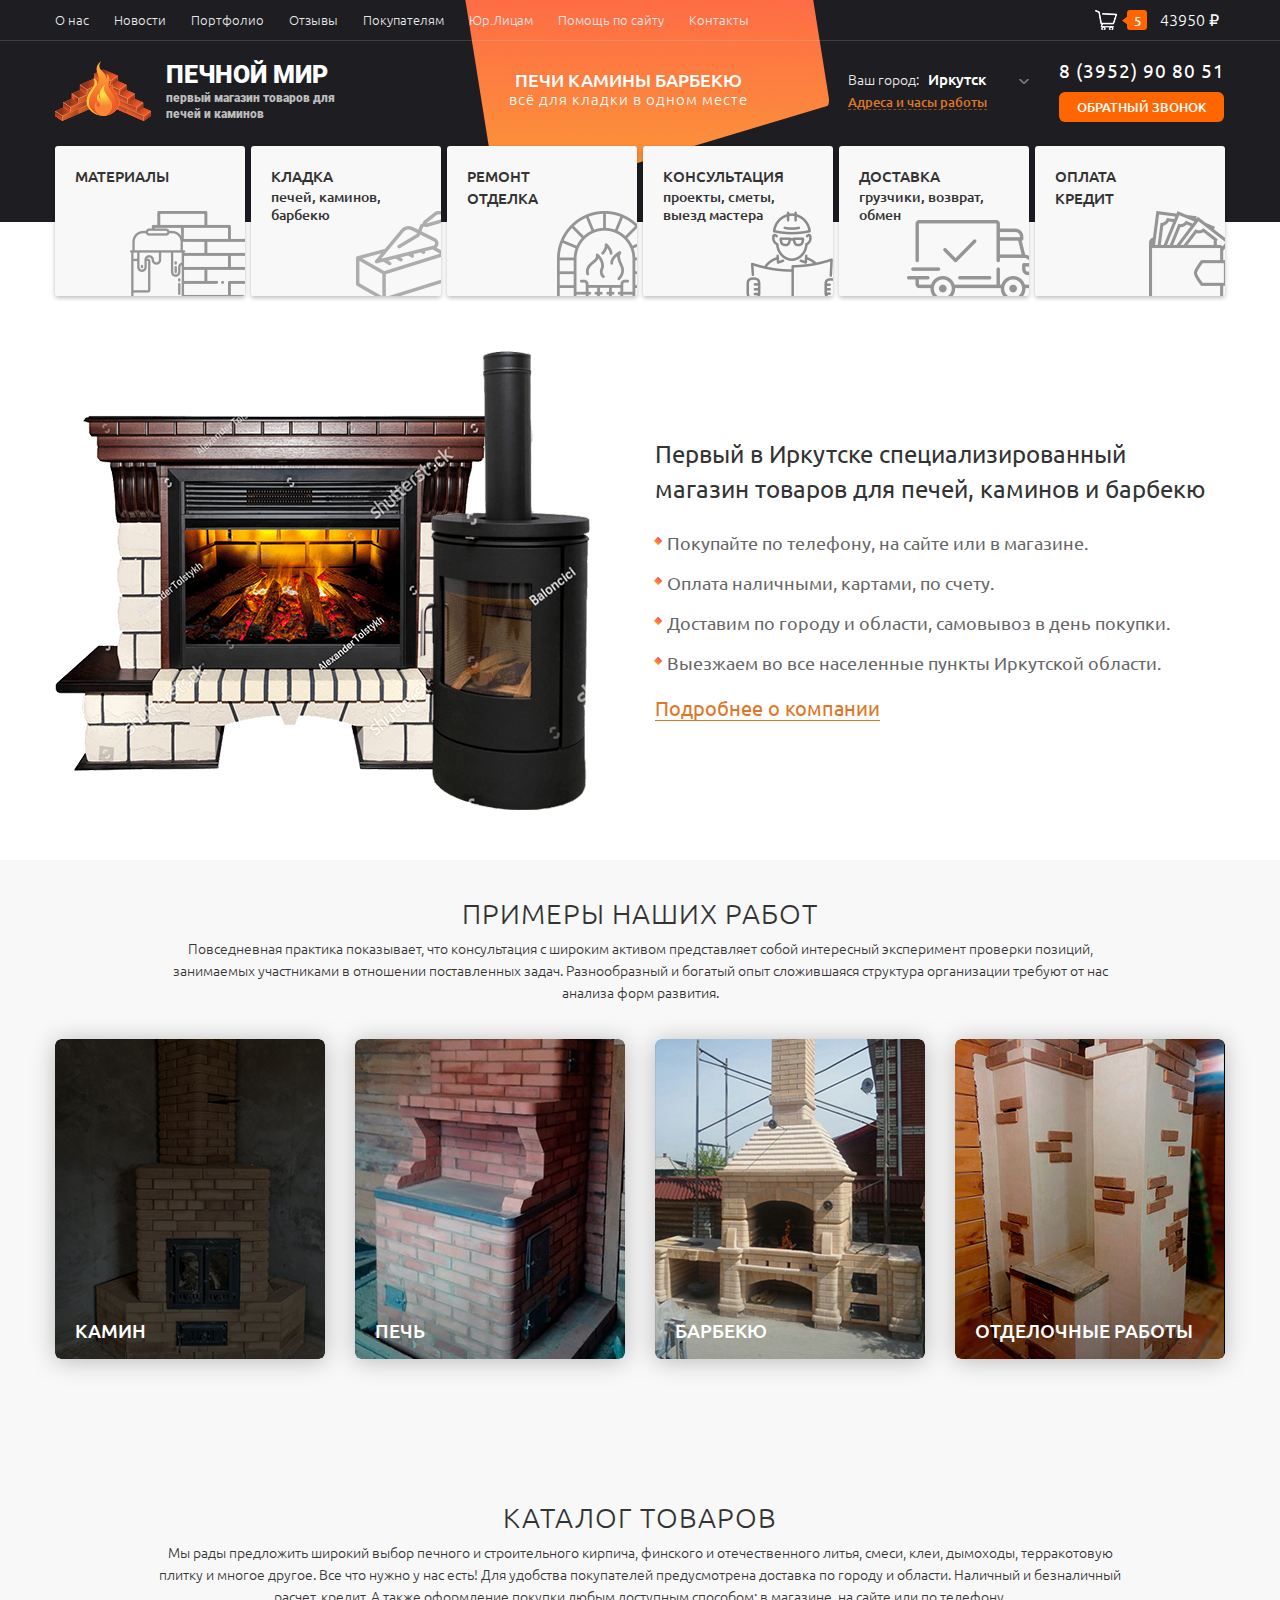
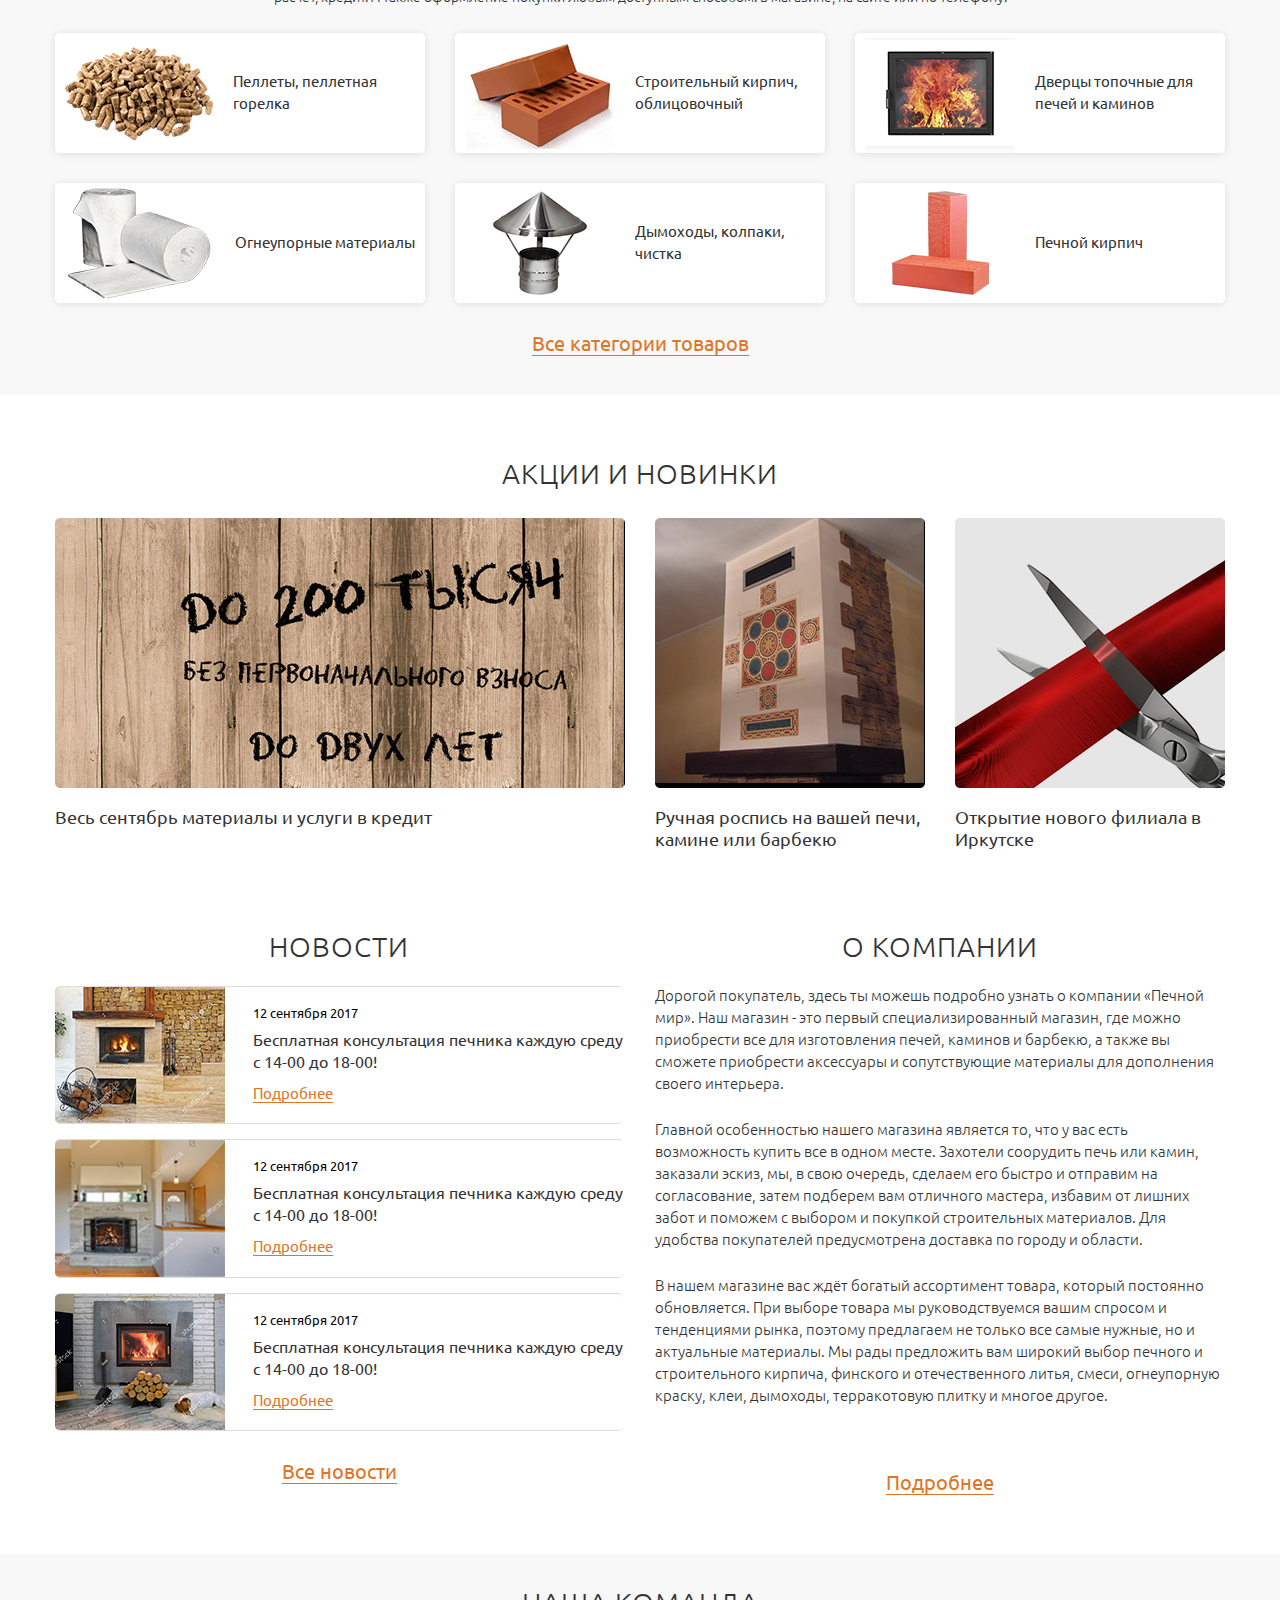
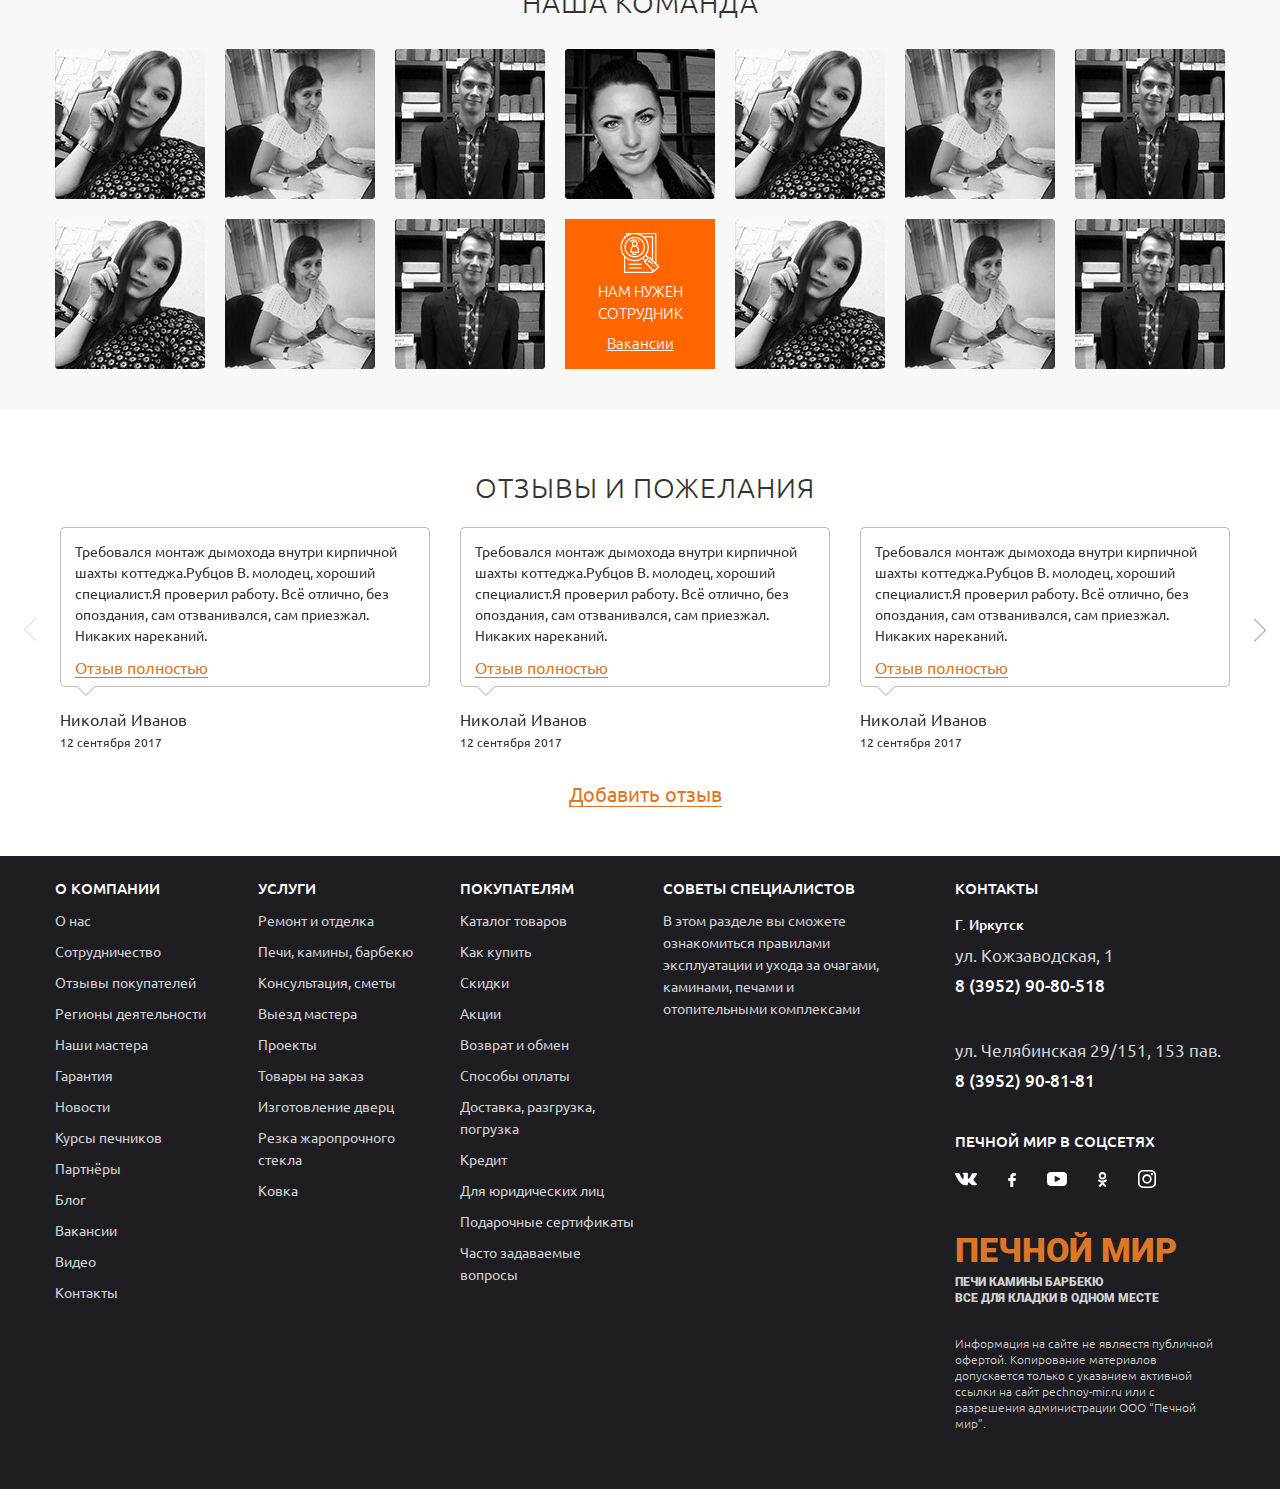
<file: index.html>
<!DOCTYPE html>
<html lang="ru">
<head>
  <meta charset="UTF-8">
  <meta  name="viewport" content="width=device-width,initial-scale=1">
  <title>Печной мир</title>
  <link rel="stylesheet" href="css/main.min.css">
</head>
<body>
  <header class="header">
    <nav class="menu menu--closed">
      <div class="menu__wrap wrapper">
        <button class="menu__btn"><span class="visually-hidden">Открыть меню</span></button>
        <ul class="menu__list">
          <li class="menu__item">
            <a href="#" class="menu__link">О нас</a>
          </li>
          <li class="menu__item">
            <a href="#" class="menu__link">Новости</a>
          </li>
          <li class="menu__item">
            <a href="#" class="menu__link">Портфолио</a>
          </li>
          <li class="menu__item">
            <a href="#" class="menu__link">Отзывы</a>
          </li>
          <li class="menu__item">
            <a href="#" class="menu__link">Покупателям</a>
          </li>
          <li class="menu__item">
            <a href="#" class="menu__link">Юр.Лицам</a>
          </li>
          <li class="menu__item">
            <a href="#" class="menu__link">Помощь по сайту</a>
          </li>
          <li class="menu__item">
            <a href="#" class="menu__link">Контакты</a>
          </li>
        </ul>
        <a href="#" class="menu__cart">
          <img src="img/icon-cart.png" alt="Корзина" width="22" height="20">
          <span class="menu__number">5</span>
          <span class="menu__price">43950 &#8381;</span>
        </a>
      </div>
    </nav>
    <div class="header__middle wrapper">
      <div class="logo">
        <img src="img/logo.svg" alt="Logo" class="logo__img" width="96" height="59">
        <p class="logo__name"><span>Печной мир</span>первый магазин товаров для печей и  каминов</p>
      </div>
      <div class="header__wrap">
        <p class="header__title"><span>печи камины барбекю</span>всё для кладки в одном месте</p>
        <div class="header__address">
          <div class="header__city">
            <span>Ваш город:</span>
            <input type="checkbox" name="city" id="city">
            <ul class="header__list">
              <li><a class="header__drop header__drop--active">Иркутск</a></li>
              <li><a href="#" class="header__drop">Красноярск</a></li>
              <li><a href="#" class="header__drop">Улан-Удэ</a></li>
              <li><a href="#" class="header__drop">Другой</a></li>
            </ul>
            <label for="city" class="header__label"></label>
          </div>
          <a href="#" class="header__time"><span>Адреса и часы работы</span></a>
        </div>
        <div class="header__phone">
          <a href="Tel:+73952908051" class="header__tel">8 (3952) 90 80 51</a>
          <button type="button" class="header__call">Обратный звонок</button>
        </div>
      </div>
    </div>
    <nav class="card wrapper">
      <ul class="card__list">
        <li class="card__item">
          <a href="#" class="card__link">материалы</a>
        </li>
        <li class="card__item">
          <a href="#" class="card__link">кладка<span>печей, каминов, барбекю</span></a>
        </li>
        <li class="card__item">
          <a href="#" class="card__link">ремонт<br>Отделка</a>
        </li>
        <li class="card__item">
          <a href="#" class="card__link">Консультация<span>проекты, сметы, выезд мастера</span></a>
        </li>
        <li class="card__item">
          <a href="#" class="card__link">доставка<span>грузчики, возврат, обмен</span></a>
        </li>
        <li class="card__item">
          <a href="#" class="card__link">оплата<br>кредит</a>
        </li>
      </ul>
    </nav>
  </header>
  
  <main>
    <section class="promo wrapper">
      <img src="img/stove.png" alt="магазин товаров для печей, каминов  и барбекю" class="promo__img" width="535" height="459">
      <div class="promo__text">
        <h1 class="title-h1">Первый в Иркутске специализированный магазин товаров для печей, каминов  и барбекю</h1>
        <ul class="promo__list">
          <li class="promo__title">Покупайте по телефону, на сайте или в магазине.</li>
          <li class="promo__title">Оплата наличными, картами, по счету.</li>
          <li class="promo__title">Доставим по городу и области, самовывоз в день покупки.</li>
          <li class="promo__title">Выезжаем во все населенные пункты Иркутской области.</li>
        </ul>
        <a href="#" class="link"><span>Подробнее о компании</span></a>
      </div>
    </section>
    
    <section class="sample">
      <div class="wrapper">
        <h2 class="title-h2">примеры наших работ</h2>
        <p class="subtitle">Повседневная практика показывает, что консультация с широким активом представляет собой интересный эксперимент проверки позиций, занимаемых участниками в отношении поставленных задач. Разнообразный и богатый опыт сложившаяся структура организации требуют от нас анализа форм развития.</p>
        <ul class="sample__list">
          <li class="sample__item">
            <a href="#">
              <img src="img/image-1.jpg" alt="" class="sample__img" width="270" height="320">
              <div class="sample__overlay"></div>
              <div class="sample__wrap">
                <p class="sample__title">кАМИН</p>
                <p class="sample__price">От <span>30 000</span> руб<br>За материалы и работу</p>
                <p class="link sample__link"><span>Смотреть фото</span></p>
              </div>
            </a>
          </li>
          <li class="sample__item">
            <a href="#">
              <img src="img/image-2.jpg" alt="" class="sample__img" width="270" height="320">
              <div class="sample__overlay"></div>
              <div class="sample__wrap">
                <p class="sample__title">ПЕЧЬ</p>
                <p class="sample__price">От <span>30 000</span> руб<br>За материалы и работу</p>
                <p class="link sample__link"><span>Смотреть фото</span></p>
              </div>
            </a>
          </li>
          <li class="sample__item">
            <a href="#">
              <img src="img/image-3.jpg" alt="" class="sample__img" width="270" height="320">
              <div class="sample__overlay"></div>
              <div class="sample__wrap">
                <p class="sample__title">БАРБЕКЮ</p>
                <p class="sample__price">От <span>30 000</span> руб<br>За материалы и работу</p>
                <p class="link sample__link"><span>Смотреть фото</span></p>
              </div>
            </a>
          </li>
          <li class="sample__item">
            <a href="#">
              <img src="img/image-4.jpg" alt="" class="sample__img" width="270" height="320">
              <div class="sample__overlay"></div>
              <div class="sample__wrap">
                <p class="sample__title">ОТДЕЛОЧНЫЕ РАБОТЫ</p>
                <p class="sample__price">От <span>30 000</span> руб<br>За материалы и работу</p>
                <p class="link sample__link"><span>Смотреть фото</span></p>
              </div>
            </a>
          </li>
        </ul>
      </div>
    </section>
    
    <section class="catalog">
      <div class="wrapper">
        <h2 class="title-h2">КАТАЛОГ ТОВАРОВ</h2>
        <p class="subtitle">Мы рады предложить широкий выбор печного и строительного кирпича, финского и отечественного литья, смеси, клеи, дымоходы, терракотовую плитку и многое другое. Все что нужно у нас есть! Для удобства покупателей предусмотрена доставка по городу и области. Наличный и безналичный расчет, кредит. А также оформление покупки любым доступным способом: в магазине, на сайте или по телефону.</p>
        <ul class="catalog__list">
          <li class="catalog__item">
            <a href="#" class="catalog__link">
              <img src="img/catalog-1.jpg" alt="Пеллеты, пеллетная горелка" class="catalog__img" width="148" height="93">
              <p class="catalog__name">Пеллеты, пеллетная горелка</p>
            </a>
          </li>
          <li class="catalog__item">
            <a href="#" class="catalog__link">
              <img src="img/catalog-2.jpg" alt="Строительный кирпич" class="catalog__img" width="150" height="120">
              <p class="catalog__name">Строительный кирпич, облицовочный</p>
            </a>
          </li>
          <li class="catalog__item">
            <a href="#" class="catalog__link">
              <img src="img/catalog-3.jpg" alt="Дверцы топочные для печей и каминов" class="catalog__img" width="150" height="120">
              <p class="catalog__name">Дверцы топочные для печей и каминов</p>
            </a>
          </li>
          <li class="catalog__item">
            <a href="#" class="catalog__link">
              <img src="img/catalog-4.jpg" alt="Огнеупорные материалы" class="catalog__img" width="150" height="120">
              <p class="catalog__name">Огнеупорные материалы</p>
            </a>
          </li>
          <li class="catalog__item">
            <a href="#" class="catalog__link">
              <img src="img/catalog-5.jpg" alt="Дымоходы, колпаки, чистка" class="catalog__img" width="150" height="120">
              <p class="catalog__name">Дымоходы, колпаки, чистка</p>
            </a>
          </li>
          <li class="catalog__item">
            <a href="#" class="catalog__link">
              <img src="img/catalog-6.jpg" alt="Печной кирпич" class="catalog__img" width="150" height="120">
              <p class="catalog__name">Печной кирпич</p>
            </a>
          </li>
        </ul>
        <a href="#" class="link link--center"><span>Все категории товаров</span></a>
      </div>
    </section>
    
    <section class="action wrapper">
      <h2 class="title-h2">акции и новинки</h2>
      <div class="action__block">
        <a href="#" class="action__link">
          <img src="img/action-1.jpg" alt="материалы и услуги в кредит" class="action__img" width="570" height="270">
          <p class="action__title">Весь сентябрь материалы и услуги в кредит</p>
        </a>
        <a href="#" class="action__link">
          <img src="img/action-2.jpg" alt="Ручная роспись на печи, камине или барбекю" class="action__img" width="270" height="270">
          <p class="action__title">Ручная роспись на вашей печи, камине или барбекю</p>
        </a>
        <a href="#" class="action__link">
          <img src="img/action-3.jpg" alt="Открытие нового филиала" class="action__img" width="270" height="270">
          <p class="action__title">Открытие нового филиала в Иркутске</p>
        </a>
      </div>
    </section>
    
    <section class="about wrapper">
      <article class="news">
        <h2 class="title-h2">Новости</h2>
        <ul class="news__list">
          <li class="news__item">
            <img src="img/news-1.jpg" alt="Новости" class="news__img" width="170" height="136">
            <div class="news__block">
              <time datetime="2017-09-12T12:37:00+03:00" class="news__date">12 сентября 2017</time>
              <h3 class="news__title">Бесплатная консультация печника каждую среду с 14-00 до 18-00!</h3>
              <a href="#" class="link news__link"><span>Подробнее</span></a>
            </div>
          </li>
          <li class="news__item">
            <img src="img/news-2.jpg" alt="Новости" class="news__img" width="170" height="136">
            <div class="news__block">
              <time datetime="2017-09-12T12:37:00+03:00" class="news__date">12 сентября 2017</time>
              <h3 class="news__title">Бесплатная консультация печника каждую среду с 14-00 до 18-00!</h3>
              <a href="#" class="link news__link"><span>Подробнее</span></a>
            </div>
          </li>
          <li class="news__item">
            <img src="img/news-3.jpg" alt="Новости" class="news__img" width="170" height="136">
            <div class="news__block">
              <time datetime="2017-09-12T12:37:00+03:00" class="news__date">12 сентября 2017</time>
              <h3 class="news__title">Бесплатная консультация печника каждую среду с 14-00 до 18-00!</h3>
              <a href="#" class="link news__link"><span>Подробнее</span></a>
            </div>
          </li>
        </ul>
        <a href="#" class="link link--center"><span>Все новости</span></a>
      </article>
      <article class="about__info">
        <h2 class="title-h2">О компании</h2>
        <p class="about__text">Дорогой покупатель, здесь ты можешь подробно узнать о компании «Печной мир». Наш магазин - это первый специализированный магазин, где можно приобрести все для изготовления печей, каминов и барбекю, а также вы сможете приобрести аксессуары и сопутствующие материалы для дополнения своего интерьера.</p>
        <p class="about__text">Главной особенностью нашего магазина является то, что у вас есть возможность купить все в одном месте. Захотели соорудить печь или камин, заказали эскиз, мы, в свою очередь, сделаем его быстро и отправим на согласование, затем подберем вам отличного мастера, избавим от лишних забот и поможем с выбором и покупкой строительных материалов. Для удобства покупателей предусмотрена доставка по городу и области.</p>
        <p class="about__text">В нашем магазине вас ждёт богатый ассортимент товара, который постоянно обновляется. При выборе товара мы руководствуемся вашим спросом и тенденциями рынка, поэтому предлагаем не только все самые нужные, но и актуальные материалы. Мы рады предложить вам широкий выбор печного и строительного кирпича, финского и отечественного литья, смеси, огнеупорную краску, клеи, дымоходы, терракотовую плитку и многое другое.</p>
        <a href="#" class="link link--center about__link"><span>Подробнее</span></a>
      </article>
    </section>
    
    <section class="team">
      <div class="wrapper">
        <h2 class="title-h2">наша команда</h2>
        <ul class="team__list">
          <li class="team__item">
            <a href="#">
              <img src="img/team-1.jpg" alt="наша команда" class="team__img" width="150" height="150">
              <div class="team__overlay">
                <p class="team__name">Екатерина</p>
                <span class="team__job">начальник отдела продаж</span>
                <p class="team__about">Красивый интересный текст о сотруднике идёт здесь</p>
              </div>
            </a>
          </li>
          <li class="team__item">
            <a href="#">
              <img src="img/team-2.jpg" alt="наша команда" class="team__img" width="150" height="150">
              <div class="team__overlay">
                <p class="team__name">Екатерина</p>
                <span class="team__job">начальник отдела продаж</span>
                <p class="team__about">Красивый интересный текст о сотруднике идёт здесь</p>
              </div>
            </a>
          </li>
          <li class="team__item">
            <a href="#">
              <img src="img/team-3.jpg" alt="наша команда" class="team__img" width="150" height="150">
              <div class="team__overlay">
                <p class="team__name">Екатерина</p>
                <span class="team__job">начальник отдела продаж</span>
                <p class="team__about">Красивый интересный текст о сотруднике идёт здесь</p>
              </div>
            </a>
          </li>
          <li class="team__item">
            <a href="#">
              <img src="img/team-4.jpg" alt="наша команда" class="team__img" width="150" height="150">
              <div class="team__overlay">
                <p class="team__name">Екатерина</p>
                <span class="team__job">начальник отдела продаж</span>
                <p class="team__about">Красивый интересный текст о сотруднике идёт здесь</p>
              </div>
            </a>
          </li>
          <li class="team__item">
            <a href="#">
              <img src="img/team-1.jpg" alt="наша команда" class="team__img" width="150" height="150">
              <div class="team__overlay">
                <p class="team__name">Екатерина</p>
                <span class="team__job">начальник отдела продаж</span>
                <p class="team__about">Красивый интересный текст о сотруднике идёт здесь</p>
              </div>
            </a>
          </li>
          <li class="team__item">
            <a href="#">
              <img src="img/team-2.jpg" alt="наша команда" class="team__img" width="150" height="150">
              <div class="team__overlay">
                <p class="team__name">Екатерина</p>
                <span class="team__job">начальник отдела продаж</span>
                <p class="team__about">Красивый интересный текст о сотруднике идёт здесь</p>
              </div>
            </a>
          </li>
          <li class="team__item">
            <a href="#">
              <img src="img/team-3.jpg" alt="наша команда" class="team__img" width="150" height="150">
              <div class="team__overlay">
                <p class="team__name">Екатерина</p>
                <span class="team__job">начальник отдела продаж</span>
                <p class="team__about">Красивый интересный текст о сотруднике идёт здесь</p>
              </div>
            </a>
          </li>
          <li class="team__item">
            <a href="#">
              <img src="img/team-1.jpg" alt="наша команда" class="team__img" width="150" height="150">
              <div class="team__overlay">
                <p class="team__name">Екатерина</p>
                <span class="team__job">начальник отдела продаж</span>
                <p class="team__about">Красивый интересный текст о сотруднике идёт здесь</p>
              </div>
            </a>
          </li>
          <li class="team__item">
            <a href="#">
              <img src="img/team-2.jpg" alt="наша команда" class="team__img" width="150" height="150">
              <div class="team__overlay">
                <p class="team__name">Екатерина</p>
                <span class="team__job">начальник отдела продаж</span>
                <p class="team__about">Красивый интересный текст о сотруднике идёт здесь</p>
              </div>
            </a>
          </li>
          <li class="team__item">
            <a href="#">
              <img src="img/team-3.jpg" alt="наша команда" class="team__img" width="150" height="150">
              <div class="team__overlay">
                <p class="team__name">Екатерина</p>
                <span class="team__job">начальник отдела продаж</span>
                <p class="team__about">Красивый интересный текст о сотруднике идёт здесь</p>
              </div>
            </a>
          </li>
          <li class="team__item team__item--block">
            <a href="#">
              <img src="img/icon-search.png" alt="" width="40" height="40">
              <p class="team__search">Нам нужен сотрудник</p>
              <span class="team__link">Вакансии</span>
            </a>
          </li>
          <li class="team__item">
            <a href="#">
              <img src="img/team-1.jpg" alt="наша команда" class="team__img" width="150" height="150">
              <div class="team__overlay">
                <p class="team__name">Екатерина</p>
                <span class="team__job">начальник отдела продаж</span>
                <p class="team__about">Красивый интересный текст о сотруднике идёт здесь</p>
              </div>
            </a>
          </li>
          <li class="team__item">
            <a href="#">
              <img src="img/team-2.jpg" alt="наша команда" class="team__img" width="150" height="150">
              <div class="team__overlay">
                <p class="team__name">Екатерина</p>
                <span class="team__job">начальник отдела продаж</span>
                <p class="team__about">Красивый интересный текст о сотруднике идёт здесь</p>
              </div>
            </a>
          </li>
          <li class="team__item">
            <a href="#">
              <img src="img/team-3.jpg" alt="наша команда" class="team__img" width="150" height="150">
              <div class="team__overlay">
                <p class="team__name">Екатерина</p>
                <span class="team__job">начальник отдела продаж</span>
                <p class="team__about">Красивый интересный текст о сотруднике идёт здесь</p>
              </div>
            </a>
          </li>
        </ul>
      </div>
    </section>
    
    <section class="review">
      <h2 class="title-h2">отзывы и пожелания</h2>
      <div class="swiper-container">
        <div class="swiper-wrapper">
          <div class="swiper-slide">
            <div class="review__block">
              <p class="review__text">Требовался монтаж дымохода внутри кирпичной шахты коттеджа.Рубцов В. молодец, хороший специалист.Я проверил работу. Всё отлично, без опоздания, сам отзванивался, сам приезжал. Никаких нареканий.</p>
              <a href="#" class="link review__link"><span>Отзыв полностью</span></a>
            </div>
            <p class="review__name">Николай Иванов</p>
            <time datetime="2017-09-12T12:37:00+03:00" class="review__date">12 сентября 2017</time>
          </div>
          <div class="swiper-slide">
            <div class="review__block">
              <p class="review__text">Требовался монтаж дымохода внутри кирпичной шахты коттеджа.Рубцов В. молодец, хороший специалист.Я проверил работу. Всё отлично, без опоздания, сам отзванивался, сам приезжал. Никаких нареканий.</p>
              <a href="#" class="link review__link"><span>Отзыв полностью</span></a>
            </div>
            <p class="review__name">Николай Иванов</p>
            <time datetime="2017-09-12T12:37:00+03:00" class="review__date">12 сентября 2017</time>
          </div>
          <div class="swiper-slide">
            <div class="review__block">
              <p class="review__text">Требовался монтаж дымохода внутри кирпичной шахты коттеджа.Рубцов В. молодец, хороший специалист.Я проверил работу. Всё отлично, без опоздания, сам отзванивался, сам приезжал. Никаких нареканий.</p>
              <a href="#" class="link review__link"><span>Отзыв полностью</span></a>
            </div>
            <p class="review__name">Николай Иванов</p>
            <time datetime="2017-09-12T12:37:00+03:00" class="review__date">12 сентября 2017</time>
          </div>
          <div class="swiper-slide">
            <div class="review__block">
              <p class="review__text">Требовался монтаж дымохода внутри кирпичной шахты коттеджа.Рубцов В. молодец, хороший специалист.Я проверил работу. Всё отлично, без опоздания, сам отзванивался, сам приезжал. Никаких нареканий.</p>
              <a href="#" class="link review__link"><span>Отзыв полностью</span></a>
            </div>
            <p class="review__name">Николай Иванов</p>
            <time datetime="2017-09-12T12:37:00+03:00" class="review__date">12 сентября 2017</time>
          </div>
        </div>
        <div class="swiper-button-next"></div>
        <div class="swiper-button-prev"></div>
      </div>
      <a href="#" class="link link--center"><span>Добавить отзыв</span></a>
    </section>
  </main>
  
  <footer class="footer">
    <div class="footer__wrap wrapper">
      <div class="footer__column">
        <input type="checkbox" name="about" id="about" class="footer__input">
        <label for="about" class="footer__h3">О КОМПАНИИ</label>
        <ul class="footer__list">
          <li><a href="#" class="footer__link">О нас</a></li>
          <li><a href="#" class="footer__link">Сотрудничество</a></li>
          <li><a href="#" class="footer__link">Отзывы покупателей</a></li>
          <li><a href="#" class="footer__link">Регионы деятельности</a></li>
          <li><a href="#" class="footer__link">Наши мастера</a></li>
          <li><a href="#" class="footer__link">Гарантия</a></li>
          <li><a href="#" class="footer__link">Новости</a></li>
          <li><a href="#" class="footer__link">Курсы печников</a></li>
          <li><a href="#" class="footer__link">Партнёры</a></li>
          <li><a href="#" class="footer__link">Блог</a></li>
          <li><a href="#" class="footer__link">Вакансии</a></li>
          <li><a href="#" class="footer__link">Видео</a></li>
          <li><a href="#" class="footer__link">Контакты</a></li>
        </ul>
      </div>
      <div class="footer__column">
        <input type="checkbox" name="service" id="service" class="footer__input">
        <label for="service" class="footer__h3">УСЛУГИ</label>
        <ul class="footer__list">
          <li><a href="#" class="footer__link">Ремонт и отделка</a></li>
          <li><a href="#" class="footer__link">Печи, камины, барбекю</a></li>
          <li><a href="#" class="footer__link">Консультация, сметы</a></li>
          <li><a href="#" class="footer__link">Выезд мастера</a></li>
          <li><a href="#" class="footer__link">Проекты</a></li>
          <li><a href="#" class="footer__link">Товары на заказ</a></li>
          <li><a href="#" class="footer__link">Изготовление дверц</a></li>
          <li><a href="#" class="footer__link">Резка жаропрочного стекла</a></li>
          <li><a href="#" class="footer__link">Ковка</a></li>
        </ul>
      </div>
      <div class="footer__column">
        <input type="checkbox" name="customer" id="customer" class="footer__input">
        <label for="customer" class="footer__h3">ПОКУПАТЕЛЯМ</label>
        <ul class="footer__list">
          <li><a href="#" class="footer__link">Каталог товаров</a></li>
          <li><a href="#" class="footer__link">Как купить</a></li>
          <li><a href="#" class="footer__link">Скидки</a></li>
          <li><a href="#" class="footer__link">Акции</a></li>
          <li><a href="#" class="footer__link">Возврат и обмен</a></li>
          <li><a href="#" class="footer__link">Способы оплаты</a></li>
          <li><a href="#" class="footer__link">Доставка, разгрузка, погрузка</a></li>
          <li><a href="#" class="footer__link">Кредит</a></li>
          <li><a href="#" class="footer__link">Для юридических лиц</a></li>
          <li><a href="#" class="footer__link">Подарочные сертификаты</a></li>
          <li><a href="#" class="footer__link">Часто задаваемые вопросы</a></li>
        </ul>
      </div>
      <div class="footer__block footer__block--advice">
        <h3 class="footer__h3">СОВЕТЫ СПЕЦИАЛИСТОВ</h3>
        <a href="#" class="footer__link">В этом разделе вы сможете ознакомиться правилами эксплуатации и ухода за очагами, каминами, печами и отопительными комплексами</a>
      </div>
      <section class="footer__block">
        <h3 class="footer__h3">Контакты</h3>
        <p class="footer__city">Г. Иркутск</p>
        <div class="footer__place">
          <div>
            <p class="footer__address">ул. Кожзаводская, 1</p>
            <a href="Tel:+739529080518" class="footer__phone">8 (3952) 90-80-518</a>
          </div>
          <div>
            <p class="footer__address">ул. Челябинская 29/151, 153 пав.</p>
            <a href="Tel:+73952908181" class="footer__phone">8 (3952) 90-81-81</a>
          </div>
        </div>
        <h3 class="footer__h3">Печной мир в соцсетях</h3>
        <ul class="social">
          <li class="social__item">
            <a href="#" class="social__link">
              <img src="img/vk-logo.svg" alt="Вконтакте" class="social__img" width="22" height="12">
            </a>
          </li>
          <li class="social__item">
            <a href="#" class="social__link">
              <img src="img/facebook-logo.svg" alt="Facebook" class="social__img" width="14" height="22">
            </a>
          </li>
          <li class="social__item">
            <a href="#" class="social__link">
              <img src="img/youtube.svg" alt="Youtube" class="social__img" width="20" height="15">
            </a>
          </li>
          <li class="social__item">
            <a href="#" class="social__link">
              <img src="img/odnoklassniki-logo.svg" alt="Одноклассники" class="social__img" width="15" height="22">
            </a>
          </li>
          <li class="social__item">
            <a href="#" class="social__link">
              <img src="img/instagram-logo.svg" alt="Инстаграм" class="social__img" width="18" height="18">
            </a>
          </li>
        </ul>
        <p class="footer__logo"><span>Печной мир</span>Печи Камины барбекю<br>Все для кладки в одном месте</p>
        <p class="footer__copyright">Информация на сайте не являестя публичной офертой. Копирование материалов допускается только с указанием активной ссылки на сайт pechnoy-mir.ru или с разрешения администрации ООО “Печной мир”.</p>
      </section>
    </div>
  </footer>
  
  <div style="display: none;">
    <div class="modal" id="modal">
      <button type="button" class="modal__close arcticmodal-close"><span class="visually-hidden">Закрыть</span></button>
      <h2 class="title-h2">Заказать обратный звонок</h2>
      <form action="#" method="post" class="modal__form">
        <div class="modal__field">
          <label for="name" class="modal__label">Ваше имя:</label>
          <input type="text" name="name" id="name" class="modal__input" required>
        </div>
        <div class="modal__field">
          <label for="phone" class="modal__label">Телефон:</label>
          <input type="tel" name="phone" id="phone" class="modal__input" required>
        </div>
        <div class="modal__field">
          <label for="time" class="modal__label">Время звонка:</label>
          <input type="text" name="time" id="time" class="modal__input">
        </div>
        <button type="submit" class="modal__btn">Заказать</button>
      </form>
    </div>
  </div>
  
  <script src="js/jquery-3.2.1.min.js"></script>
  <script src="js/jquery.arcticmodal-0.3.min.js"></script>
  <script src="js/swiper.jquery.min.js"></script>
  <script src="js/script.js"></script>

  <script>
    $(".header__call").click(function(){
      $(function(){
        $("#modal").arcticmodal({
          overlay: {
          css: {
            backgroundColor: "#000",
            opacity: .8,
            }
          }
        });
      });
    });
  </script>
  
  <script>
    var swiper = new Swiper(".swiper-container", {
      nextButton: ".swiper-button-next",
      prevButton: ".swiper-button-prev",
      slidesPerView: "auto",
      spaceBetween: 30
    });
  </script>
</body>
</html>
</file>
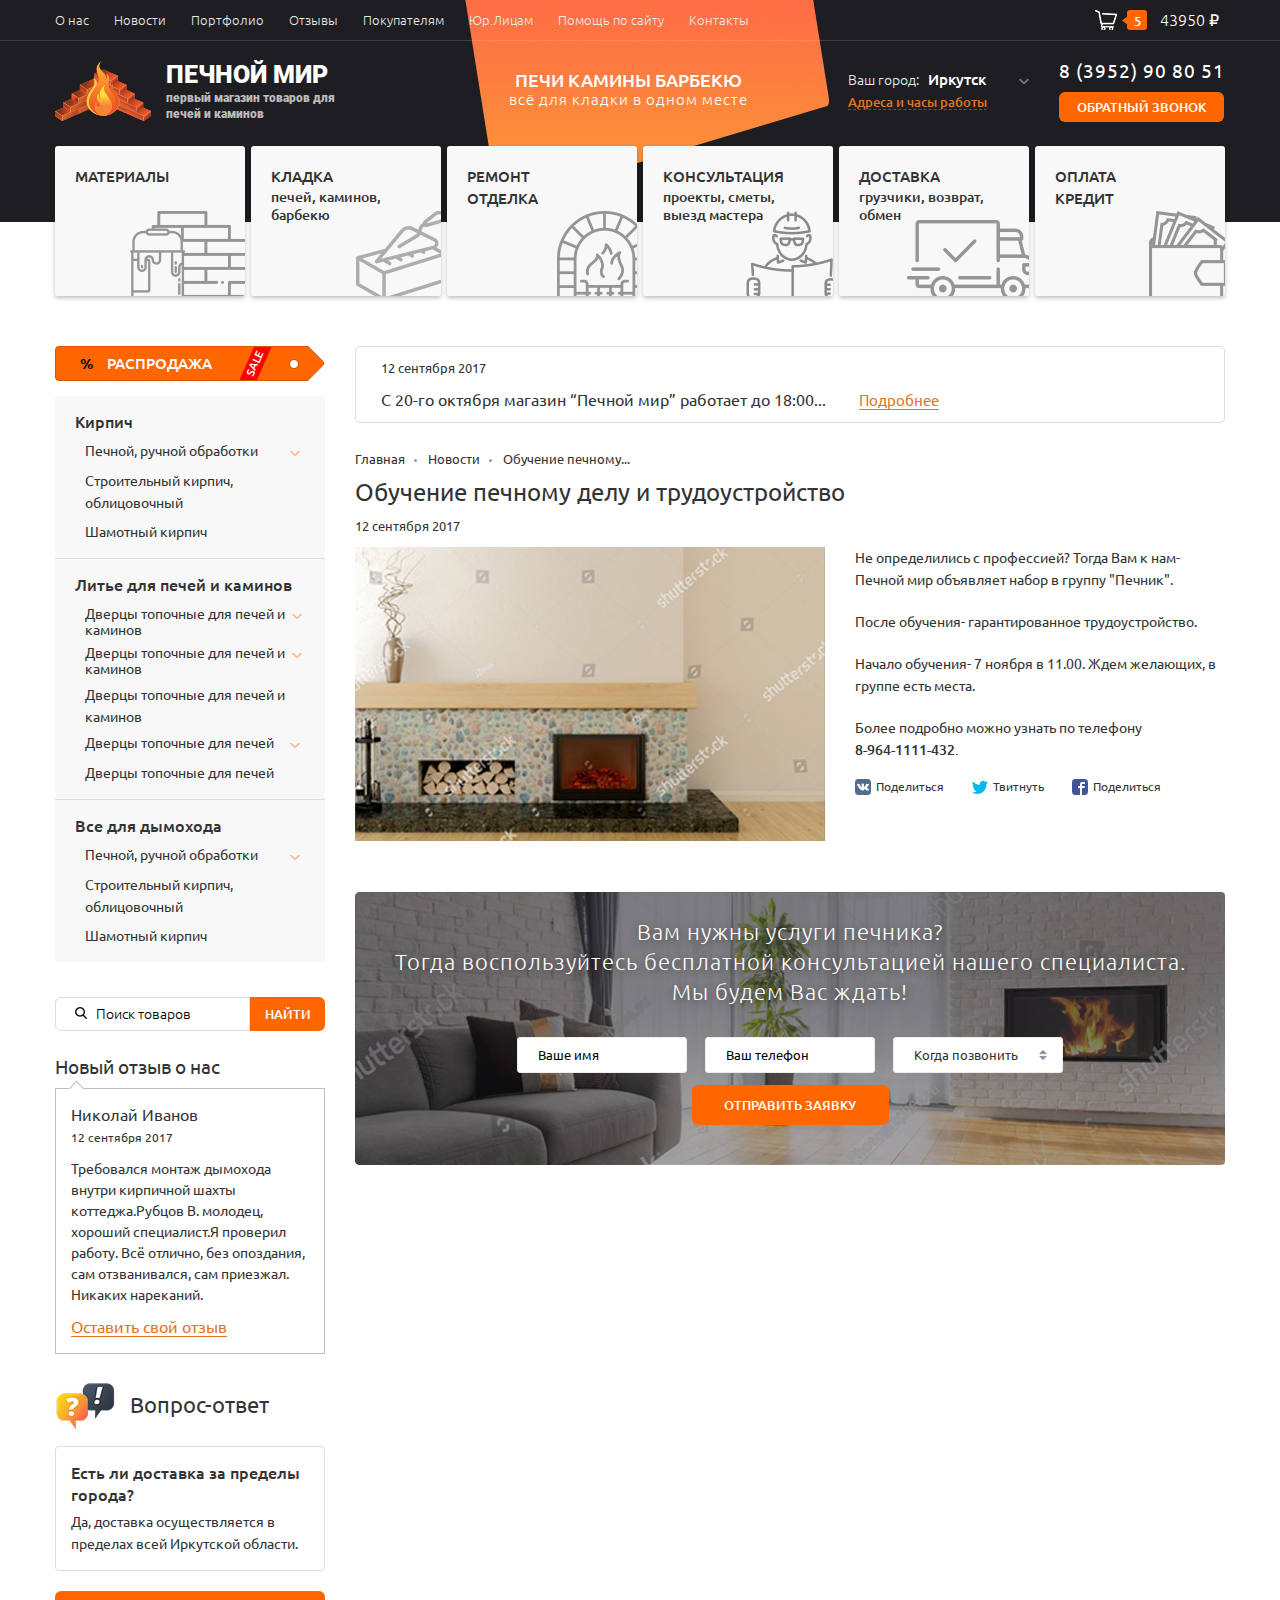
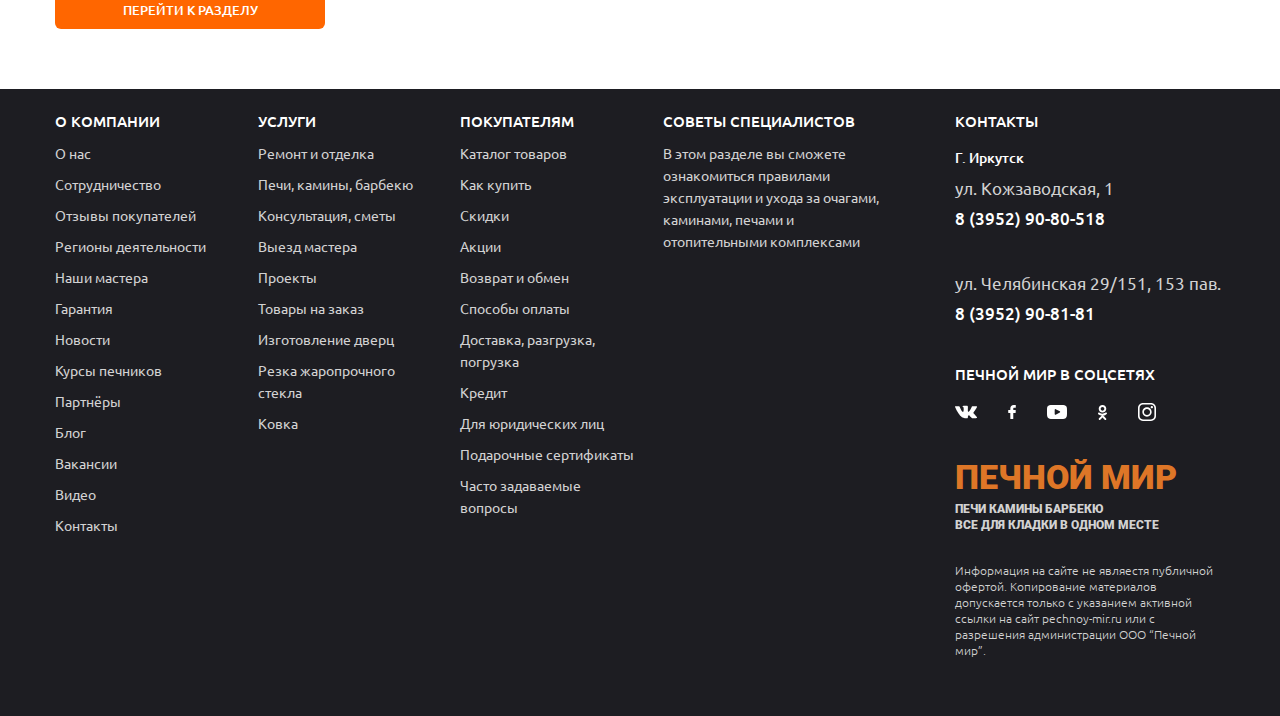
<file: article.html>
<!DOCTYPE html>
<html lang="ru">
<head>
  <meta charset="UTF-8">
  <meta  name="viewport" content="width=device-width,initial-scale=1">
  <title>Печной мир: Новость</title>
  <link rel="stylesheet" href="css/main.min.css">
  <link rel="stylesheet" href="css/style-1.min.css">
  <link rel="stylesheet" href="css/style.min.css">
</head>
<body>
  <header class="header">
    <nav class="menu menu--closed">
      <div class="menu__wrap wrapper">
        <button class="menu__btn"><span class="visually-hidden">Открыть меню</span></button>
        <ul class="menu__list">
          <li class="menu__item">
            <a href="#" class="menu__link">О нас</a>
          </li>
          <li class="menu__item">
            <a href="#" class="menu__link">Новости</a>
          </li>
          <li class="menu__item">
            <a href="#" class="menu__link">Портфолио</a>
          </li>
          <li class="menu__item">
            <a href="#" class="menu__link">Отзывы</a>
          </li>
          <li class="menu__item">
            <a href="#" class="menu__link">Покупателям</a>
          </li>
          <li class="menu__item">
            <a href="#" class="menu__link">Юр.Лицам</a>
          </li>
          <li class="menu__item">
            <a href="#" class="menu__link">Помощь по сайту</a>
          </li>
          <li class="menu__item">
            <a href="#" class="menu__link">Контакты</a>
          </li>
        </ul>
        <a href="#" class="menu__cart">
          <img src="img/icon-cart.png" alt="Корзина" width="22" height="20">
          <span class="menu__number">5</span>
          <span class="menu__price">43950 &#8381;</span>
        </a>
      </div>
    </nav>
    <div class="header__middle wrapper">
      <div class="logo">
        <img src="img/logo.svg" alt="Logo" class="logo__img" width="96" height="59">
        <p class="logo__name"><span>Печной мир</span>первый магазин товаров для печей и  каминов</p>
      </div>
      <div class="header__wrap">
        <p class="header__title"><span>печи камины барбекю</span>всё для кладки в одном месте</p>
        <div class="header__address">
          <div class="header__city">
            <span>Ваш город:</span>
            <input type="checkbox" name="city" id="city">
            <ul class="header__list">
              <li><a class="header__drop header__drop--active">Иркутск</a></li>
              <li><a href="#" class="header__drop">Красноярск</a></li>
              <li><a href="#" class="header__drop">Улан-Удэ</a></li>
              <li><a href="#" class="header__drop">Другой</a></li>
            </ul>
            <label for="city" class="header__label"></label>
          </div>
          <a href="#" class="header__time"><span>Адреса и часы работы</span></a>
        </div>
        <div class="header__phone">
          <a href="Tel:+73952908051" class="header__tel">8 (3952) 90 80 51</a>
          <button type="button" class="header__call">Обратный звонок</button>
        </div>
      </div>
    </div>
    <nav class="card wrapper">
      <ul class="card__list">
        <li class="card__item">
          <a href="#" class="card__link">материалы</a>
        </li>
        <li class="card__item">
          <a href="#" class="card__link">кладка<span>печей, каминов, барбекю</span></a>
        </li>
        <li class="card__item">
          <a href="#" class="card__link">ремонт<br>Отделка</a>
        </li>
        <li class="card__item">
          <a href="#" class="card__link">Консультация<span>проекты, сметы, выезд мастера</span></a>
        </li>
        <li class="card__item">
          <a href="#" class="card__link">доставка<span>грузчики, возврат, обмен</span></a>
        </li>
        <li class="card__item">
          <a href="#" class="card__link">оплата<br>кредит</a>
        </li>
      </ul>
    </nav>
  </header>
  
  <main class="wrapper wrapper--internal">
    <section class="sidebar">
      <a href="#" class="sidebar__sale"><span>%</span> Распродажа</a>
      <input type="checkbox" name="sidebar" id="sidebar" class="sidebar__input">
      <label for="sidebar" class="sidebar__label">Каталог &raquo;</label>
      
      <div class="sidebar__block">
        <div class="sidebar__part">
          <h3 class="sidebar__h3">Кирпич</h3>
          <ul class="sidebar__list">
            <li class="sidebar__item">
              <input type="checkbox" name="brick" id="brick" class="sidebar__check">
              <div class="sidebar__field">
                <a href="#" class="sidebar__link">Печной, ручной обработки</a>
                <label for="brick" class="sidebar__arrow"><span class="visually-hidden">Развернуть</span></label>
              </div>
              <ul class="sidebar__dropdown">
                <li class="sidebar__drop">
                  <a href="#" class="sidebar__link">Пункт 1</a>
                </li>
                <li class="sidebar__drop">
                  <a href="#" class="sidebar__link">Пункт 2</a>
                </li>
              </ul>
            </li>
            <li class="sidebar__item">
              <a href="#" class="sidebar__link">Строительный кирпич, облицовочный</a>
            </li>
            <li class="sidebar__item">
              <a href="#" class="sidebar__link">Шамотный кирпич</a>
            </li>
          </ul>
        </div>
        <div class="sidebar__part">
          <h3 class="sidebar__h3">Литье для печей и каминов</h3>
          <ul class="sidebar__list">
            <li class="sidebar__item">
              <input type="checkbox" name="stove-1" id="stove-1" class="sidebar__check">
              <div class="sidebar__field">
                <a href="#" class="sidebar__link">Дверцы топочные для печей и каминов</a>
                <label for="stove-1" class="sidebar__arrow"><span class="visually-hidden">Развернуть</span></label>
              </div>
              <ul class="sidebar__dropdown">
                <li class="sidebar__drop">
                  <a href="#" class="sidebar__link">Пункт 1</a>
                </li>
                <li class="sidebar__drop">
                  <a href="#" class="sidebar__link">Пункт 2</a>
                </li>
              </ul>
            </li>
            <li class="sidebar__item">
              <input type="checkbox" name="stove-2" id="stove-2" class="sidebar__check">
              <div class="sidebar__field">
                <a href="#" class="sidebar__link">Дверцы топочные для печей и каминов</a>
                <label for="stove-2" class="sidebar__arrow"><span class="visually-hidden">Развернуть</span></label>
              </div>
              <ul class="sidebar__dropdown">
                <li class="sidebar__drop">
                  <a href="#" class="sidebar__link">Пункт 1</a>
                </li>
                <li class="sidebar__drop">
                  <a href="#" class="sidebar__link">Пункт 2</a>
                </li>
              </ul>
            </li>
            <li class="sidebar__item">
              <a href="#" class="sidebar__link">Дверцы топочные для печей и каминов</a>
            </li>
            <li class="sidebar__item">
              <input type="checkbox" name="stove-3" id="stove-3" class="sidebar__check">
              <div class="sidebar__field">
                <a href="#" class="sidebar__link">Дверцы топочные для печей</a>
                <label for="stove-3" class="sidebar__arrow"><span class="visually-hidden">Развернуть</span></label>
              </div>
              <ul class="sidebar__dropdown">
                <li class="sidebar__drop">
                  <a href="#" class="sidebar__link">Пункт 1</a>
                </li>
                <li class="sidebar__drop">
                  <a href="#" class="sidebar__link">Пункт 2</a>
                </li>
              </ul>
            </li>
            <li class="sidebar__item">
              <a href="#" class="sidebar__link">Дверцы топочные для печей</a>
            </li>
          </ul>
        </div>
        <div class="sidebar__part">
          <h3 class="sidebar__h3">Все для дымохода</h3>
          <ul class="sidebar__list">
            <li class="sidebar__item">
              <input type="checkbox" name="brick-2" id="brick-2" class="sidebar__check">
              <div class="sidebar__field">
                <a href="#" class="sidebar__link">Печной, ручной обработки</a>
                <label for="brick-2" class="sidebar__arrow"><span class="visually-hidden">Развернуть</span></label>
              </div>
              <ul class="sidebar__dropdown">
                <li class="sidebar__drop">
                  <a href="#" class="sidebar__link">Пункт 1</a>
                </li>
                <li class="sidebar__drop">
                  <a href="#" class="sidebar__link">Пункт 2</a>
                </li>
              </ul>
            </li>
            <li class="sidebar__item">
              <a href="#" class="sidebar__link">Строительный кирпич, облицовочный</a>
            </li>
            <li class="sidebar__item">
              <a href="#" class="sidebar__link">Шамотный кирпич</a>
            </li>
          </ul>
        </div>
      </div>
      
      <form action="#" method="get" class="search">
        <input type="text" name="search" id="search" class="search__input" placeholder="Поиск товаров">
        <button type="submit" name="search-btn" class="search__btn">Найти</button>
      </form>
      
      <div class="sidebar__review">
        <h3 class="sidebar__title">Новый отзыв о нас</h3>
        <div class="sidebar__comment comment-border">
          <p class="review__name sidebar__name">Николай Иванов</p>
          <time datetime="2017-09-12T12:37:00+03:00" class="review__date">12 сентября 2017</time>
          <p class="review__text sidebar__text">Требовался монтаж дымохода внутри кирпичной шахты коттеджа.Рубцов В. молодец, хороший специалист.Я проверил работу. Всё отлично, без опоздания, сам отзванивался, сам приезжал. Никаких нареканий.</p>
          <a href="#" class="link review__link"><span>Оставить свой отзыв</span></a>
        </div>
      </div>
      
      <div class="sidebar__faq">
        <h3 class="sidebar__pic">Вопрос-ответ</h3>
        <div class="sidebar__card">
          <p class="sidebar__question">Есть ли доставка за пределы города?</p>
          <p class="sidebar__info">Да, доставка осуществляется в пределах всей Иркутской области.</p>
        </div>
        <a href="#" class="btn sidebar__btn">перейти к разделу</a>
      </div>
    </section>
    
    <section class="main">
      <aside class="anounce">
        <time datetime="2017-09-12T12:37:00+03:00" class="date">12 сентября 2017</time>
        <div class="anounce__wrap">
          <p class="anounce__text">С 20-го октября магазин “Печной мир” работает до 18:00...</p>
          <a href="#" class="link anounce__link"><span>Подробнее</span></a>
        </div>
      </aside>
      
      <nav class="breadcrumbs">
        <a href="#" class="breadcrumbs__link">Главная</a>
        <a href="#" class="breadcrumbs__link">Новости</a>
        <span class="breadcrumbs__link breadcrumbs__link--active">Обучение печному...</span>
      </nav>
      
      <article class="article">
        <h1 class="title-h1 title-h1--internal">Обучение печному делу и трудоустройство</h1>
        <time datetime="2017-09-12T12:37:00+03:00" class="date">12 сентября 2017</time>
        <div class="article__wrap">
          <img src="img/news-page.jpg" alt="Обучение печному делу" class="article__img" width="470" height="294">
          <p class="article__text">Не определились с профессией? Тогда Вам к нам- Печной мир объявляет набор в группу "Печник".</p>
          <p class="article__text">После обучения- гарантированное трудоустройство.</p>
          <p class="article__text">Начало обучения- 7 ноября в 11.00. Ждем желающих, в группе есть места.</p>
          <p class="article__text">Более подробно можно узнать по телефону <a href="Tel:+79641111432" class="article__link">8-964-1111-432.</a></p>
          <ul class="social social--internal">
            <li class="social__item">
              <a href="#" class="social__link">
                <img src="img/icon-vk.png" alt="Вконтакте" class="social__img" width="16" height="16">
                <span>Поделиться</span>
              </a>
            </li>
            <li class="social__item">
              <a href="#" class="social__link">
                <img src="img/icon-tw.png" alt="Вконтакте" class="social__img" width="16" height="14">
                <span>Твитнуть</span>
              </a>
            </li>
            <li class="social__item">
              <a href="#" class="social__link">
                <img src="img/icon-fb.png" alt="Вконтакте" class="social__img" width="16" height="16">
                <span>Поделиться</span>
              </a>
            </li>
          </ul>
        </div>
      </article>
      
      <div class="feedback">
        <h2 class="feedback__h2">Вам нужны услуги печника?<br>Тогда воспользуйтесь бесплатной консультацией нашего специалиста.<br>Мы будем Вас ждать!</h2>
        <form action="#" method="post" class="feedback__form">
          <div class="feedback__wrap">
            <input type="text" name="name" id="form-name" class="feedback__input" placeholder="Ваше имя">
            <input type="tel" name="phone" id="form-phone" class="feedback__input" placeholder="Ваш телефон">
            <input type="checkbox" name="time" id="form-time" class="feedback__check">
            <div class="feedback__select">
              <label for="form-time" class="feedback__time">Когда позвонить</label>
              <ul class="feedback__dropdown">
                <li><a href="#" class="feedback__drop">10:00</a></li>
                <li><a href="#" class="feedback__drop">11:00</a></li>
                <li><a href="#" class="feedback__drop">12:00</a></li>
              </ul>
            </div>
          </div>
          <button class="btn feedback__btn">Отправить заявку</button>
        </form>
      </div>
    </section>
  </main>
  
  <footer class="footer">
    <div class="footer__wrap wrapper">
      <div class="footer__column">
        <input type="checkbox" name="about" id="about" class="footer__input">
        <label for="about" class="footer__h3">О КОМПАНИИ</label>
        <ul class="footer__list">
          <li><a href="#" class="footer__link">О нас</a></li>
          <li><a href="#" class="footer__link">Сотрудничество</a></li>
          <li><a href="#" class="footer__link">Отзывы покупателей</a></li>
          <li><a href="#" class="footer__link">Регионы деятельности</a></li>
          <li><a href="#" class="footer__link">Наши мастера</a></li>
          <li><a href="#" class="footer__link">Гарантия</a></li>
          <li><a href="#" class="footer__link">Новости</a></li>
          <li><a href="#" class="footer__link">Курсы печников</a></li>
          <li><a href="#" class="footer__link">Партнёры</a></li>
          <li><a href="#" class="footer__link">Блог</a></li>
          <li><a href="#" class="footer__link">Вакансии</a></li>
          <li><a href="#" class="footer__link">Видео</a></li>
          <li><a href="#" class="footer__link">Контакты</a></li>
        </ul>
      </div>
      <div class="footer__column">
        <input type="checkbox" name="service" id="service" class="footer__input">
        <label for="service" class="footer__h3">УСЛУГИ</label>
        <ul class="footer__list">
          <li><a href="#" class="footer__link">Ремонт и отделка</a></li>
          <li><a href="#" class="footer__link">Печи, камины, барбекю</a></li>
          <li><a href="#" class="footer__link">Консультация, сметы</a></li>
          <li><a href="#" class="footer__link">Выезд мастера</a></li>
          <li><a href="#" class="footer__link">Проекты</a></li>
          <li><a href="#" class="footer__link">Товары на заказ</a></li>
          <li><a href="#" class="footer__link">Изготовление дверц</a></li>
          <li><a href="#" class="footer__link">Резка жаропрочного стекла</a></li>
          <li><a href="#" class="footer__link">Ковка</a></li>
        </ul>
      </div>
      <div class="footer__column">
        <input type="checkbox" name="customer" id="customer" class="footer__input">
        <label for="customer" class="footer__h3">ПОКУПАТЕЛЯМ</label>
        <ul class="footer__list">
          <li><a href="#" class="footer__link">Каталог товаров</a></li>
          <li><a href="#" class="footer__link">Как купить</a></li>
          <li><a href="#" class="footer__link">Скидки</a></li>
          <li><a href="#" class="footer__link">Акции</a></li>
          <li><a href="#" class="footer__link">Возврат и обмен</a></li>
          <li><a href="#" class="footer__link">Способы оплаты</a></li>
          <li><a href="#" class="footer__link">Доставка, разгрузка, погрузка</a></li>
          <li><a href="#" class="footer__link">Кредит</a></li>
          <li><a href="#" class="footer__link">Для юридических лиц</a></li>
          <li><a href="#" class="footer__link">Подарочные сертификаты</a></li>
          <li><a href="#" class="footer__link">Часто задаваемые вопросы</a></li>
        </ul>
      </div>
      <div class="footer__block footer__block--advice">
        <h3 class="footer__h3">СОВЕТЫ СПЕЦИАЛИСТОВ</h3>
        <a href="#" class="footer__link">В этом разделе вы сможете ознакомиться правилами эксплуатации и ухода за очагами, каминами, печами и отопительными комплексами</a>
      </div>
      <section class="footer__block">
        <h3 class="footer__h3">Контакты</h3>
        <p class="footer__city">Г. Иркутск</p>
        <div class="footer__place">
          <div>
            <p class="footer__address">ул. Кожзаводская, 1</p>
            <a href="Tel:+739529080518" class="footer__phone">8 (3952) 90-80-518</a>
          </div>
          <div>
            <p class="footer__address">ул. Челябинская 29/151, 153 пав.</p>
            <a href="Tel:+73952908181" class="footer__phone">8 (3952) 90-81-81</a>
          </div>
        </div>
        <h3 class="footer__h3">Печной мир в соцсетях</h3>
        <ul class="social">
          <li class="social__item">
            <a href="#" class="social__link">
              <img src="img/vk-logo.svg" alt="Вконтакте" class="social__img" width="22" height="12">
            </a>
          </li>
          <li class="social__item">
            <a href="#" class="social__link">
              <img src="img/facebook-logo.svg" alt="Facebook" class="social__img" width="14" height="22">
            </a>
          </li>
          <li class="social__item">
            <a href="#" class="social__link">
              <img src="img/youtube.svg" alt="Youtube" class="social__img" width="20" height="15">
            </a>
          </li>
          <li class="social__item">
            <a href="#" class="social__link">
              <img src="img/odnoklassniki-logo.svg" alt="Одноклассники" class="social__img" width="15" height="22">
            </a>
          </li>
          <li class="social__item">
            <a href="#" class="social__link">
              <img src="img/instagram-logo.svg" alt="Инстаграм" class="social__img" width="18" height="18">
            </a>
          </li>
        </ul>
        <p class="footer__logo"><span>Печной мир</span>Печи Камины барбекю<br>Все для кладки в одном месте</p>
        <p class="footer__copyright">Информация на сайте не являестя публичной офертой. Копирование материалов допускается только с указанием активной ссылки на сайт pechnoy-mir.ru или с разрешения администрации ООО “Печной мир”.</p>
      </section>
    </div>
  </footer>
  
  <div style="display: none;">
    <div class="modal" id="modal">
      <button type="button" class="modal__close arcticmodal-close"><span class="visually-hidden">Закрыть</span></button>
      <h2 class="title-h2">Заказать обратный звонок</h2>
      <form action="#" method="post" class="modal__form">
        <div class="modal__field">
          <label for="name" class="modal__label">Ваше имя:</label>
          <input type="text" name="name" id="name" class="modal__input" required>
        </div>
        <div class="modal__field">
          <label for="phone" class="modal__label">Телефон:</label>
          <input type="tel" name="phone" id="phone" class="modal__input" required>
        </div>
        <div class="modal__field">
          <label for="time" class="modal__label">Время звонка:</label>
          <input type="text" name="time" id="time" class="modal__input">
        </div>
        <button type="submit" class="modal__btn">Заказать</button>
      </form>
    </div>
  </div>
  
  <script src="js/jquery-3.2.1.min.js"></script>
  <script src="js/jquery.arcticmodal-0.3.min.js"></script>
  <script src="js/script.js"></script>
  <script>
    $(".header__call").click(function(){
      $(function(){
        $("#modal").arcticmodal({
          overlay: {
          css: {
            backgroundColor: "#000",
            opacity: .8,
            }
          }
        });
      });
    });
  </script>
</body>
</html>
</file>
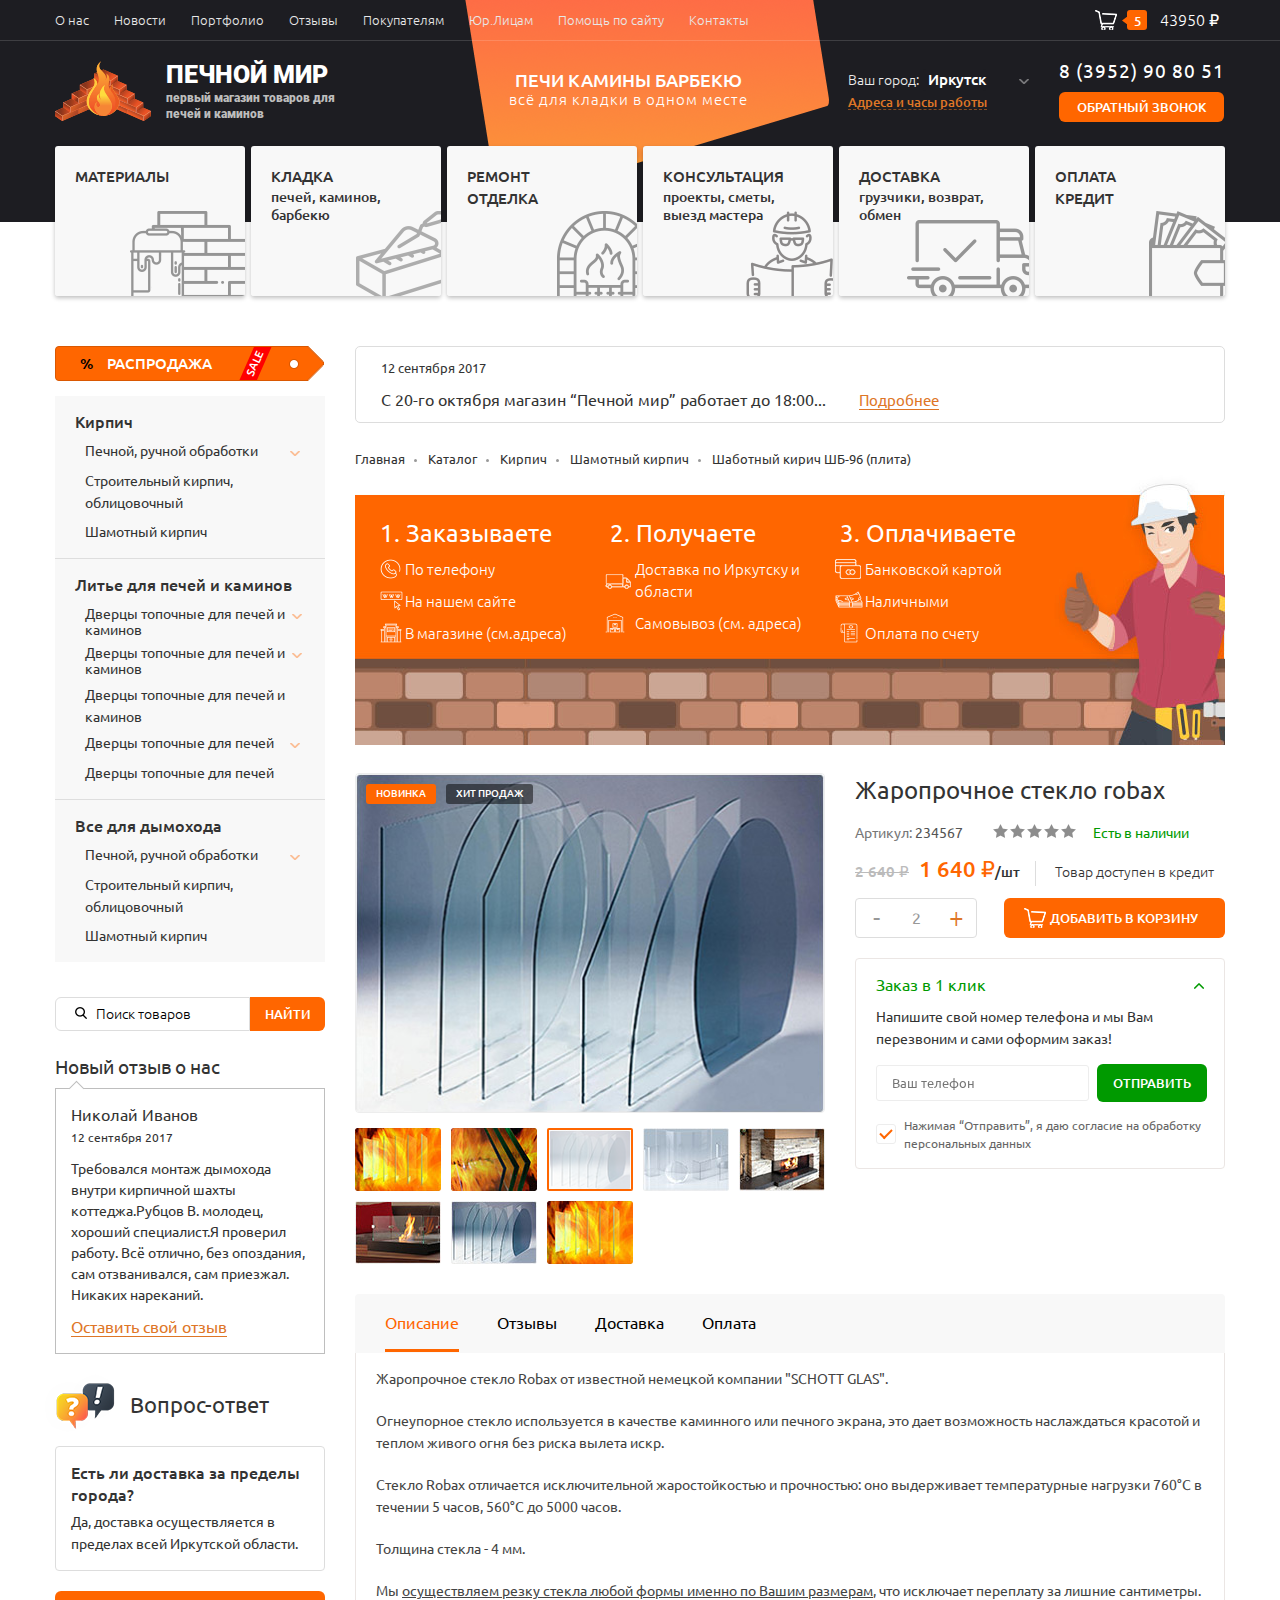
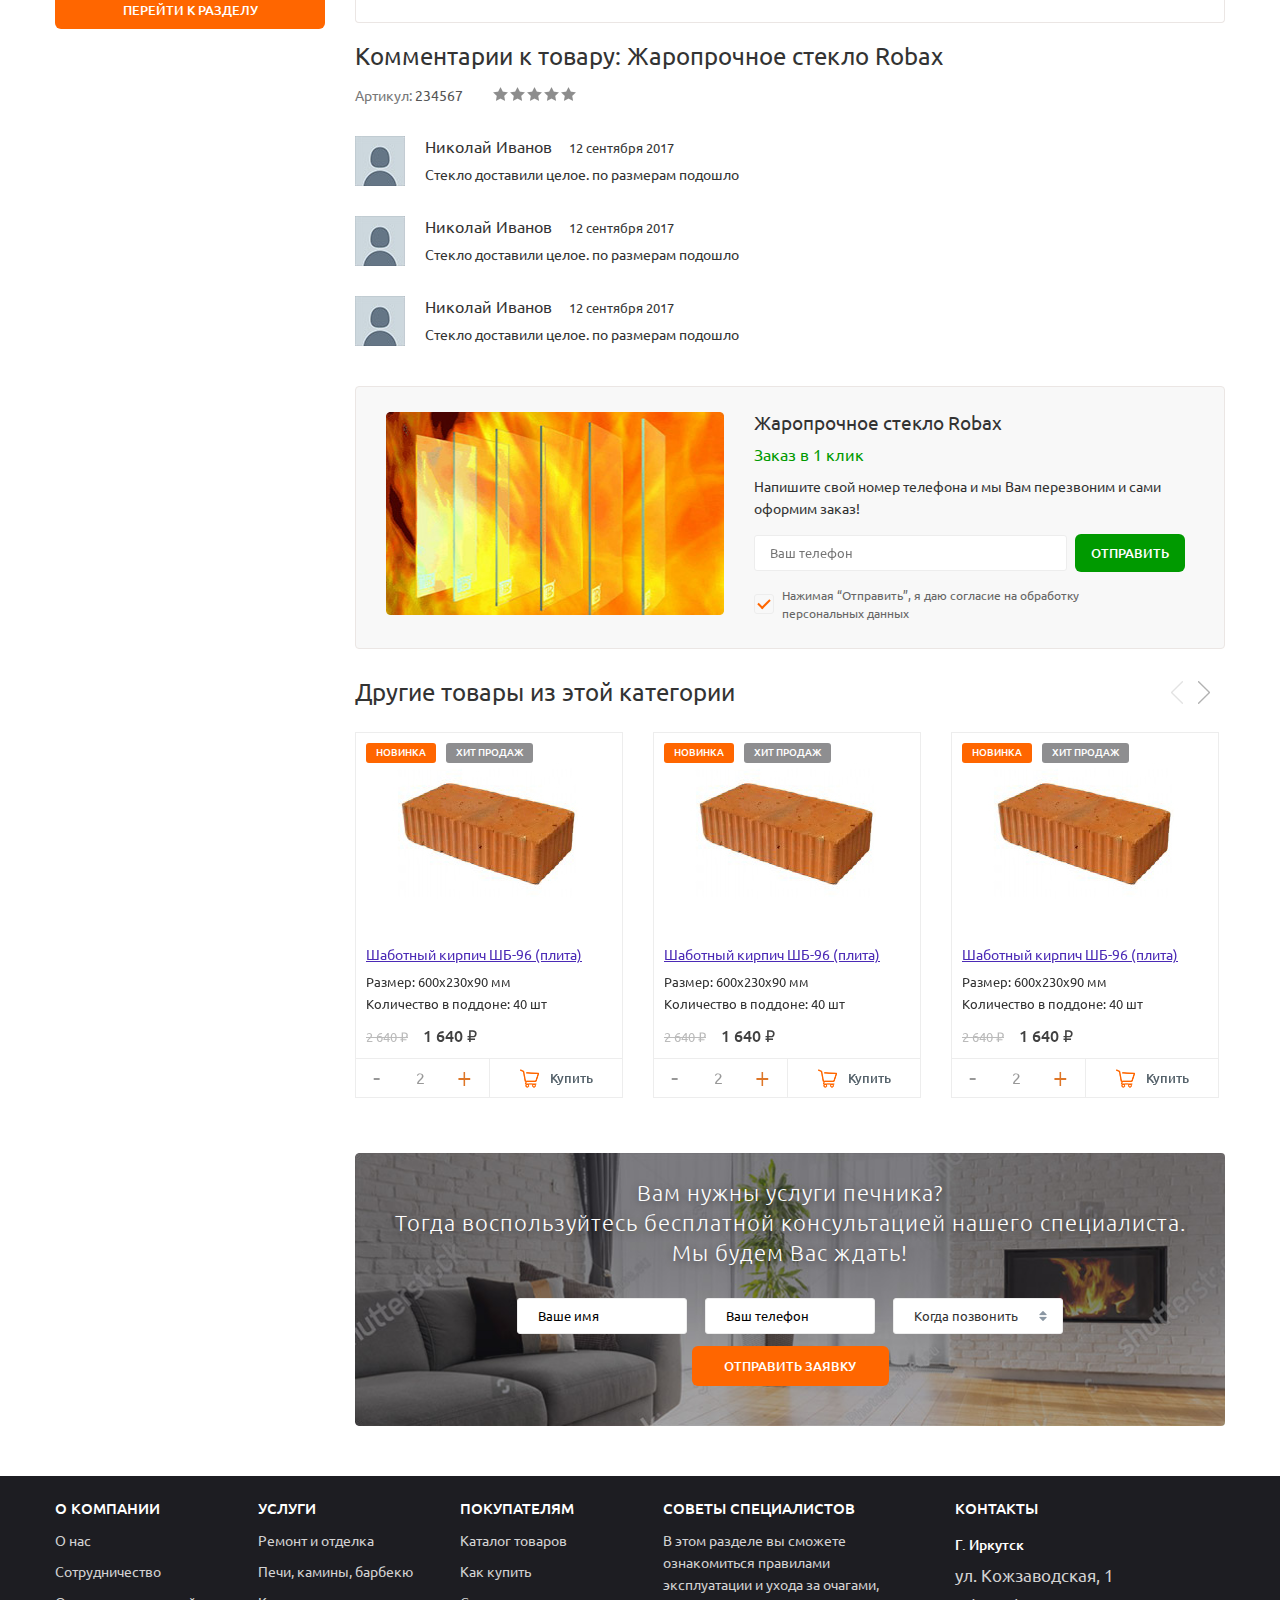
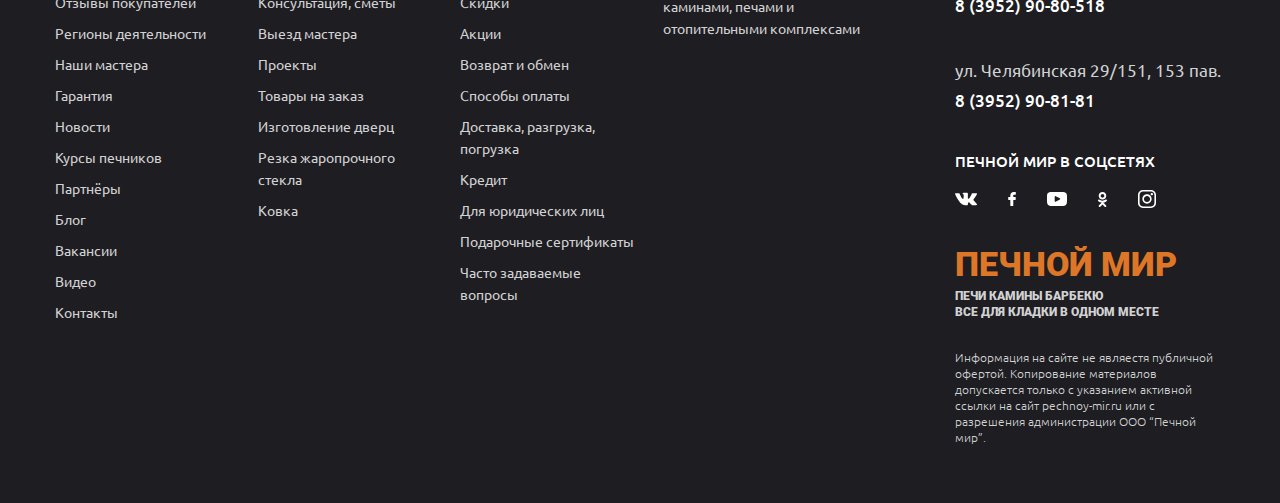
<file: card.html>
<!DOCTYPE html>
<html lang="ru">
<head>
  <meta charset="UTF-8">
  <meta  name="viewport" content="width=device-width,initial-scale=1">
  <title>Печной мир: Карточка товара</title>
  <link rel="stylesheet" href="css/main.min.css">
  <link rel="stylesheet" href="css/style-1.min.css">
  <link rel="stylesheet" href="css/style.min.css">
</head>
<body>
  <header class="header">
    <nav class="menu menu--closed">
      <div class="menu__wrap wrapper">
        <button class="menu__btn"><span class="visually-hidden">Открыть меню</span></button>
        <ul class="menu__list">
          <li class="menu__item">
            <a href="#" class="menu__link">О нас</a>
          </li>
          <li class="menu__item">
            <a href="#" class="menu__link">Новости</a>
          </li>
          <li class="menu__item">
            <a href="#" class="menu__link">Портфолио</a>
          </li>
          <li class="menu__item">
            <a href="#" class="menu__link">Отзывы</a>
          </li>
          <li class="menu__item">
            <a href="#" class="menu__link">Покупателям</a>
          </li>
          <li class="menu__item">
            <a href="#" class="menu__link">Юр.Лицам</a>
          </li>
          <li class="menu__item">
            <a href="#" class="menu__link">Помощь по сайту</a>
          </li>
          <li class="menu__item">
            <a href="#" class="menu__link">Контакты</a>
          </li>
        </ul>
        <a href="#" class="menu__cart">
          <img src="img/icon-cart.png" alt="Корзина" width="22" height="20">
          <span class="menu__number">5</span>
          <span class="menu__price">43950 &#8381;</span>
        </a>
      </div>
    </nav>
    <div class="header__middle wrapper">
      <div class="logo">
        <img src="img/logo.svg" alt="Logo" class="logo__img" width="96" height="59">
        <p class="logo__name"><span>Печной мир</span>первый магазин товаров для печей и  каминов</p>
      </div>
      <div class="header__wrap">
        <p class="header__title"><span>печи камины барбекю</span>всё для кладки в одном месте</p>
        <div class="header__address">
          <div class="header__city">
            <span>Ваш город:</span>
            <input type="checkbox" name="city" id="city">
            <ul class="header__list">
              <li><a class="header__drop header__drop--active">Иркутск</a></li>
              <li><a href="#" class="header__drop">Красноярск</a></li>
              <li><a href="#" class="header__drop">Улан-Удэ</a></li>
              <li><a href="#" class="header__drop">Другой</a></li>
            </ul>
            <label for="city" class="header__label"></label>
          </div>
          <a href="#" class="header__time"><span>Адреса и часы работы</span></a>
        </div>
        <div class="header__phone">
          <a href="Tel:+73952908051" class="header__tel">8 (3952) 90 80 51</a>
          <button type="button" class="header__call">Обратный звонок</button>
        </div>
      </div>
    </div>
    <nav class="card wrapper">
      <ul class="card__list">
        <li class="card__item">
          <a href="#" class="card__link">материалы</a>
        </li>
        <li class="card__item">
          <a href="#" class="card__link">кладка<span>печей, каминов, барбекю</span></a>
        </li>
        <li class="card__item">
          <a href="#" class="card__link">ремонт<br>Отделка</a>
        </li>
        <li class="card__item">
          <a href="#" class="card__link">Консультация<span>проекты, сметы, выезд мастера</span></a>
        </li>
        <li class="card__item">
          <a href="#" class="card__link">доставка<span>грузчики, возврат, обмен</span></a>
        </li>
        <li class="card__item">
          <a href="#" class="card__link">оплата<br>кредит</a>
        </li>
      </ul>
    </nav>
  </header>
  
  <main class="wrapper wrapper--internal">
    <section class="sidebar">
      <a href="#" class="sidebar__sale"><span>%</span> Распродажа</a>
      <input type="checkbox" name="sidebar" id="sidebar" class="sidebar__input">
      <label for="sidebar" class="sidebar__label">Каталог &raquo;</label>
      
      <div class="sidebar__block">
        <div class="sidebar__part">
          <h3 class="sidebar__h3">Кирпич</h3>
          <ul class="sidebar__list">
            <li class="sidebar__item">
              <input type="checkbox" name="brick" id="brick" class="sidebar__check">
              <div class="sidebar__field">
                <a href="#" class="sidebar__link">Печной, ручной обработки</a>
                <label for="brick" class="sidebar__arrow"><span class="visually-hidden">Развернуть</span></label>
              </div>
              <ul class="sidebar__dropdown">
                <li class="sidebar__drop">
                  <a href="#" class="sidebar__link">Пункт 1</a>
                </li>
                <li class="sidebar__drop">
                  <a href="#" class="sidebar__link">Пункт 2</a>
                </li>
              </ul>
            </li>
            <li class="sidebar__item">
              <a href="#" class="sidebar__link">Строительный кирпич, облицовочный</a>
            </li>
            <li class="sidebar__item">
              <a href="#" class="sidebar__link">Шамотный кирпич</a>
            </li>
          </ul>
        </div>
        <div class="sidebar__part">
          <h3 class="sidebar__h3">Литье для печей и каминов</h3>
          <ul class="sidebar__list">
            <li class="sidebar__item">
              <input type="checkbox" name="stove-1" id="stove-1" class="sidebar__check">
              <div class="sidebar__field">
                <a href="#" class="sidebar__link">Дверцы топочные для печей и каминов</a>
                <label for="stove-1" class="sidebar__arrow"><span class="visually-hidden">Развернуть</span></label>
              </div>
              <ul class="sidebar__dropdown">
                <li class="sidebar__drop">
                  <a href="#" class="sidebar__link">Пункт 1</a>
                </li>
                <li class="sidebar__drop">
                  <a href="#" class="sidebar__link">Пункт 2</a>
                </li>
              </ul>
            </li>
            <li class="sidebar__item">
              <input type="checkbox" name="stove-2" id="stove-2" class="sidebar__check">
              <div class="sidebar__field">
                <a href="#" class="sidebar__link">Дверцы топочные для печей и каминов</a>
                <label for="stove-2" class="sidebar__arrow"><span class="visually-hidden">Развернуть</span></label>
              </div>
              <ul class="sidebar__dropdown">
                <li class="sidebar__drop">
                  <a href="#" class="sidebar__link">Пункт 1</a>
                </li>
                <li class="sidebar__drop">
                  <a href="#" class="sidebar__link">Пункт 2</a>
                </li>
              </ul>
            </li>
            <li class="sidebar__item">
              <a href="#" class="sidebar__link">Дверцы топочные для печей и каминов</a>
            </li>
            <li class="sidebar__item">
              <input type="checkbox" name="stove-3" id="stove-3" class="sidebar__check">
              <div class="sidebar__field">
                <a href="#" class="sidebar__link">Дверцы топочные для печей</a>
                <label for="stove-3" class="sidebar__arrow"><span class="visually-hidden">Развернуть</span></label>
              </div>
              <ul class="sidebar__dropdown">
                <li class="sidebar__drop">
                  <a href="#" class="sidebar__link">Пункт 1</a>
                </li>
                <li class="sidebar__drop">
                  <a href="#" class="sidebar__link">Пункт 2</a>
                </li>
              </ul>
            </li>
            <li class="sidebar__item">
              <a href="#" class="sidebar__link">Дверцы топочные для печей</a>
            </li>
          </ul>
        </div>
        <div class="sidebar__part">
          <h3 class="sidebar__h3">Все для дымохода</h3>
          <ul class="sidebar__list">
            <li class="sidebar__item">
              <input type="checkbox" name="brick-2" id="brick-2" class="sidebar__check">
              <div class="sidebar__field">
                <a href="#" class="sidebar__link">Печной, ручной обработки</a>
                <label for="brick-2" class="sidebar__arrow"><span class="visually-hidden">Развернуть</span></label>
              </div>
              <ul class="sidebar__dropdown">
                <li class="sidebar__drop">
                  <a href="#" class="sidebar__link">Пункт 1</a>
                </li>
                <li class="sidebar__drop">
                  <a href="#" class="sidebar__link">Пункт 2</a>
                </li>
              </ul>
            </li>
            <li class="sidebar__item">
              <a href="#" class="sidebar__link">Строительный кирпич, облицовочный</a>
            </li>
            <li class="sidebar__item">
              <a href="#" class="sidebar__link">Шамотный кирпич</a>
            </li>
          </ul>
        </div>
      </div>
      
      <form action="#" method="get" class="search">
        <input type="text" name="search" id="search" class="search__input" placeholder="Поиск товаров">
        <button type="submit" name="search-btn" class="search__btn">Найти</button>
      </form>
      
      <div class="sidebar__review">
        <h3 class="sidebar__title">Новый отзыв о нас</h3>
        <div class="sidebar__comment comment-border">
          <p class="review__name sidebar__name">Николай Иванов</p>
          <time datetime="2017-09-12T12:37:00+03:00" class="review__date">12 сентября 2017</time>
          <p class="review__text sidebar__text">Требовался монтаж дымохода внутри кирпичной шахты коттеджа.Рубцов В. молодец, хороший специалист.Я проверил работу. Всё отлично, без опоздания, сам отзванивался, сам приезжал. Никаких нареканий.</p>
          <a href="#" class="link review__link"><span>Оставить свой отзыв</span></a>
        </div>
      </div>
      
      <div class="sidebar__faq">
        <h3 class="sidebar__pic">Вопрос-ответ</h3>
        <div class="sidebar__card">
          <p class="sidebar__question">Есть ли доставка за пределы города?</p>
          <p class="sidebar__info">Да, доставка осуществляется в пределах всей Иркутской области.</p>
        </div>
        <a href="#" class="btn sidebar__btn">перейти к разделу</a>
      </div>
    </section>
    
    <section class="main">
      <aside class="anounce">
        <time datetime="2017-09-12T12:37:00+03:00" class="date">12 сентября 2017</time>
        <div class="anounce__wrap">
          <p class="anounce__text">С 20-го октября магазин “Печной мир” работает до 18:00...</p>
          <a href="#" class="link anounce__link"><span>Подробнее</span></a>
        </div>
      </aside>
      
      <nav class="breadcrumbs">
        <a href="#" class="breadcrumbs__link">Главная</a>
        <a href="#" class="breadcrumbs__link">Каталог</a>
        <a href="#" class="breadcrumbs__link">Кирпич</a>
        <a href="#" class="breadcrumbs__link">Шамотный кирпич</a>
        <span class="breadcrumbs__link breadcrumbs__link--active">Шаботный кирич ШБ-96 (плита)</span>
      </nav>
      
      <div class="banner">
        <div class="banner__wrap">
          <h2 class="banner__h2">1. Заказываете</h2>
          <ul class="banner__list">
            <li class="banner__item">По телефону</li>
            <li class="banner__item">На нашем сайте</li>
            <li class="banner__item">В магазине <a href="#">(см.адреса)</a></li>
          </ul>
        </div>
        <div class="banner__wrap">
          <h2 class="banner__h2">2. Получаете</h2>
          <ul class="banner__list">
            <li class="banner__item">Доставка по Иркутску и области</li>
            <li class="banner__item">Самовывоз <a href="#">(см. адреса)</a></li>
          </ul>
        </div>
        <div class="banner__wrap">
          <h2 class="banner__h2">3. Оплачиваете</h2>
          <ul class="banner__list">
            <li class="banner__item">Банковской картой</li>
            <li class="banner__item">Наличными</li>
            <li class="banner__item">Оплата по счету</li>
          </ul>
        </div>
      </div>
      
      <section class="item">
        <article class="item__card">
          <div class="item__slider">
            <div class="item__img">
              <img src="img/card-big.jpg" alt="Жаропрочное стекло robax" class="item__big" width="470" height="340">
              <p class="product__label product__label--new">новинка</p>
              <p class="product__label product__label--card">Хит продаж</p>
            </div>
            <div class="item__gallery">
              <div class="item__slide">
                <img src="img/card-1.jpg" alt="Жаропрочное стекло robax" class="item__preview" width="86" height="63">
              </div>
              <div class="item__slide">
                <img src="img/card-2.jpg" alt="Жаропрочное стекло robax" class="item__preview" width="86" height="63">
              </div>
              <div class="item__slide item__slide--active">
                <img src="img/card-3.jpg" alt="Жаропрочное стекло robax" class="item__preview" width="86" height="63">
              </div>
              <div class="item__slide">
                <img src="img/card-4.jpg" alt="Жаропрочное стекло robax" class="item__preview" width="86" height="63">
              </div>
              <div class="item__slide">
                <img src="img/card-5.jpg" alt="Жаропрочное стекло robax" class="item__preview" width="86" height="63">
              </div>
              <div class="item__slide">
                <img src="img/card-6.jpg" alt="Жаропрочное стекло robax" class="item__preview" width="86" height="63">
              </div>
              <div class="item__slide">
                <img src="img/card-3.jpg" alt="Жаропрочное стекло robax" class="item__preview" width="86" height="63">
              </div>
              <div class="item__slide">
                <img src="img/card-1.jpg" alt="Жаропрочное стекло robax" class="item__preview" width="86" height="63">
              </div>
            </div>
          </div>
          <div class="item__block">
            <h1 class="item__title">Жаропрочное стекло robax</h1>
            <div class="item__rating">
              <p class="item__articul">Артикул: <span>234567</span></p>
              <div class="stars">
                <input id="star-5" type="radio" name="reviewStars" class="stars__radio">
                <label title="gorgeous" for="star-5" class="stars__label"></label>
                <input id="star-4" type="radio" name="reviewStars" class="stars__radio">
                <label title="good" for="star-4" class="stars__label"></label>
                <input id="star-3" type="radio" name="reviewStars" class="stars__radio">
                <label title="regular" for="star-3" class="stars__label"></label>
                <input id="star-2" type="radio" name="reviewStars" class="stars__radio">
                <label title="poor" for="star-2" class="stars__label"></label>
                <input id="star-1" type="radio" name="reviewStars" class="stars__radio">
                <label title="bad" for="star-1" class="stars__label"></label>
              </div>
              <p class="item__yes">Есть в наличии</p>
              <p class="item__no">Нет в наличии</p>
            </div>
            <div class="item__price">
              <p class="item__old-price">2 640 &#8381;</p>
              <p class="item__sale-price">1 640 &#8381;<span>/шт</span></p>
              <span class="item__text">Товар доступен в кредит</span>
            </div>
            <form action="#" method="post" class="item__form">
              <div class="item__form-wrap">
                <div class="item__border">
                  <button type="button" class="product__minus">-</button>
                  <input type="text" name="number" class="product__number" value="2">
                  <button type="button" class="product__plus">+</button>
                </div>
                <button type="submit" name="buy" class="btn item__buy">Добавить в корзину</button>
              </div>
            </form>
            
            <form action="#" method="post" class="click">
              <input type="checkbox" name="open" id="open" class="click__check" checked>
              <label for="open" class="click__title">Заказ в 1 клик</label>
              <div class="click__drop">
                <p class="click__text">Напишите свой номер телефона и мы Вам перезвоним и сами оформим заказ!</p>
                <div class="click__wrap">
                  <input type="tel" name="tel" class="click__input" placeholder="Ваш телефон">
                  <button type="submit" name="click" class="click__btn">отправить</button>
                </div>
                <input type="checkbox" name="check" id="check" class="click__checkbox" checked>
                <label for="check" class="click__label">Нажимая “Отправить”, я даю согласие на обработку персональных данных</label>
              </div>
            </form>
          </div>
        </article>
        
        <article class="item__description">
          <input type="radio" name="tab" id="tab-1" class="item__radio" checked>
          <input type="radio" name="tab" id="tab-2" class="item__radio">
          <input type="radio" name="tab" id="tab-3" class="item__radio">
          <input type="radio" name="tab" id="tab-4" class="item__radio">
          <div class="item__top">
            <label for="tab-1" class="item__name item__name--1">Описание</label>
            <label for="tab-2" class="item__name item__name--2">Отзывы</label>
            <label for="tab-3" class="item__name item__name--3">Доставка</label>
            <label for="tab-4" class="item__name item__name--4">Оплата</label>
          </div>
          <div class="item__tab item__tab-1">
            <p class="item__tab-text">Жаропрочное стекло Robax от известной немецкой компании "SCHOTT GLAS".</p>
            <p class="item__tab-text">Огнеупорное стекло используется в качестве каминного или печного экрана, это дает возможность наслаждаться красотой и теплом живого огня без риска вылета искр.</p>
            <p class="item__tab-text">Стекло Robax отличается исключительной жаростойкостью и прочностью: оно выдерживает температурные нагрузки 760°С в течении 5 часов, 560°С  до 5000 часов.</p>
            <p class="item__tab-text">Толщина стекла - 4 мм.</p>
            <p class="item__tab-text">Мы <span>осуществляем резку стекла любой формы именно по Вашим размерам</span>, что исключает переплату за лишние сантиметры.</p>
          </div>
          <div class="item__tab item__tab-2">
            <p class="item__tab-text">Отзывы</p>
          </div>
          <div class="item__tab item__tab-3">
            <p class="item__tab-text">Доставка</p>
          </div>
          <div class="item__tab item__tab-4">
            <p class="item__tab-text">Оплата</p>
          </div>
        </article>
        
        <article class="item__comments">
          <h2 class="item__title">Комментарии к товару: Жаропрочное стекло Robax</h2>
          <div class="item__rating">
            <p class="item__articul">Артикул: <span>234567</span></p>
            <div class="stars">
              <input id="star5" type="radio" name="Stars" class="stars__radio">
              <label title="gorgeous" for="star5" class="stars__label"></label>
              <input id="star4" type="radio" name="Stars" class="stars__radio">
              <label title="good" for="star4" class="stars__label"></label>
              <input id="star3" type="radio" name="Stars" class="stars__radio">
              <label title="regular" for="star3" class="stars__label"></label>
              <input id="star2" type="radio" name="Stars" class="stars__radio">
              <label title="poor" for="star2" class="stars__label"></label>
              <input id="star1" type="radio" name="Stars" class="stars__radio">
              <label title="bad" for="star1" class="stars__label"></label>
            </div>
          </div>
          <ul class="item__list">
            <li class="item__li">
              <div class="item__user">
                <img src="img/user.jpg" alt="Комментарии" width="50" height="50">
              </div>
              <div class="item__review">
                <div class="item__review-wrap">
                  <p class="comment__name">Николай Иванов</p>
                  <time datetime="2017-09-12T12:37:00+03:00" class="date">12 сентября 2017</time>
                </div>
                <p class="item__review-text">Стекло доставили целое. по размерам подошло</p>
              </div>
            </li>
            <li class="item__li">
              <div class="item__user">
                <img src="img/user.jpg" alt="Комментарии" width="50" height="50">
              </div>
              <div class="item__review">
                <div class="item__review-wrap">
                  <p class="comment__name">Николай Иванов</p>
                  <time datetime="2017-09-12T12:37:00+03:00" class="date">12 сентября 2017</time>
                </div>
                <p class="item__review-text">Стекло доставили целое. по размерам подошло</p>
              </div>
            </li>
            <li class="item__li">
              <div class="item__user">
                <img src="img/user.jpg" alt="Комментарии" width="50" height="50">
              </div>
              <div class="item__review">
                <div class="item__review-wrap">
                  <p class="comment__name">Николай Иванов</p>
                  <time datetime="2017-09-12T12:37:00+03:00" class="date">12 сентября 2017</time>
                </div>
                <p class="item__review-text">Стекло доставили целое. по размерам подошло</p>
              </div>
            </li>
          </ul>
        </article>
        
        <article class="item__click">
          <div class="item__click-img">
            <img src="img/card-1-big.jpg" alt="" width="340" height="203">
          </div>
          <form action="#" method="post" class="click click--border">
            <h3 class="click__h3">Жаропрочное стекло Robax</h3>
            <span class="click__title click__title--border">Заказ в 1 клик</span>
            <p class="click__text">Напишите свой номер телефона и мы Вам перезвоним и сами оформим заказ!</p>
            <div class="click__wrap">
              <input type="tel" name="tel-2" class="click__input click__input--border" placeholder="Ваш телефон">
              <button type="submit" name="click-2" class="click__btn">отправить</button>
            </div>
            <input type="checkbox" name="check-2" id="check-2" class="click__checkbox" checked>
            <label for="check-2" class="click__label">Нажимая “Отправить”, я даю согласие на обработку персональных данных</label>
          </form>
        </article>
      </section>
      
      <div class="item__recent">
        <h2 class="item__title item__title--recent">Другие товары из этой категории</h2>
        <div class="swiper-container swiper1">
          <ul class="swiper-wrapper">
            <li class="swiper-slide product__item">
              <p class="product__label product__label--new">новинка</p>
              <p class="product__label product__label--hit">Хит продаж</p>
              <a href="#" class="product__link">
                <img src="img/brick.jpg" class="product__img" alt="Шаботный кирпич" width="210" height="156">
                <h3 class="product__title">Шаботный кирпич ШБ-96 (плита)</h3>
              </a>
              <p class="product__text">Размер: 600х230х90 мм<br>Количество в поддоне: 40 шт</p>
              <div class="product__price">
                <p class="product__old-price">2 640 &#8381;</p>
                <p class="product__sale-price">1 640 &#8381;</p>
              </div>
              <form action="#" method="post" class="product__form">
                <button type="button" class="product__minus">-</button>
                <input type="text" name="number" class="product__number" value="2">
                <button type="button" class="product__plus">+</button>
                <button type="submit" name="buy" class="product__buy">Купить</button>
              </form>
            </li>
            <li class="swiper-slide product__item">
              <p class="product__label product__label--new">новинка</p>
              <p class="product__label product__label--hit">Хит продаж</p>
              <a href="#" class="product__link">
                <img src="img/brick.jpg" class="product__img" alt="Шаботный кирпич" width="210" height="156">
                <h3 class="product__title">Шаботный кирпич ШБ-96 (плита)</h3>
              </a>
              <p class="product__text">Размер: 600х230х90 мм<br>Количество в поддоне: 40 шт</p>
              <div class="product__price">
                <p class="product__old-price">2 640 &#8381;</p>
                <p class="product__sale-price">1 640 &#8381;</p>
              </div>
              <form action="#" method="post" class="product__form">
                <button type="button" class="product__minus">-</button>
                <input type="text" name="number" class="product__number" value="2">
                <button type="button" class="product__plus">+</button>
                <button type="submit" name="buy" class="product__buy">Купить</button>
              </form>
            </li>
            <li class="swiper-slide product__item">
              <p class="product__label product__label--new">новинка</p>
              <p class="product__label product__label--hit">Хит продаж</p>
              <a href="#" class="product__link">
                <img src="img/brick.jpg" class="product__img" alt="Шаботный кирпич" width="210" height="156">
                <h3 class="product__title">Шаботный кирпич ШБ-96 (плита)</h3>
              </a>
              <p class="product__text">Размер: 600х230х90 мм<br>Количество в поддоне: 40 шт</p>
              <div class="product__price">
                <p class="product__old-price">2 640 &#8381;</p>
                <p class="product__sale-price">1 640 &#8381;</p>
              </div>
              <form action="#" method="post" class="product__form">
                <button type="button" class="product__minus">-</button>
                <input type="text" name="number" class="product__number" value="2">
                <button type="button" class="product__plus">+</button>
                <button type="submit" name="buy" class="product__buy">Купить</button>
              </form>
            </li>
            <li class="swiper-slide product__item">
              <p class="product__label product__label--new">новинка</p>
              <p class="product__label product__label--hit">Хит продаж</p>
              <a href="#" class="product__link">
                <img src="img/brick.jpg" class="product__img" alt="Шаботный кирпич" width="210" height="156">
                <h3 class="product__title">Шаботный кирпич ШБ-96 (плита)</h3>
              </a>
              <p class="product__text">Размер: 600х230х90 мм<br>Количество в поддоне: 40 шт</p>
              <div class="product__price">
                <p class="product__old-price">2 640 &#8381;</p>
                <p class="product__sale-price">1 640 &#8381;</p>
              </div>
              <form action="#" method="post" class="product__form">
                <button type="button" class="product__minus">-</button>
                <input type="text" name="number" class="product__number" value="2">
                <button type="button" class="product__plus">+</button>
                <button type="submit" name="buy" class="product__buy">Купить</button>
              </form>
            </li>
          </ul>
        </div>
        <div class="swiper-button-next swiper-button-next1"></div>
        <div class="swiper-button-prev swiper-button-prev1"></div>
      </div>
      
      <div class="feedback">
        <h2 class="feedback__h2">Вам нужны услуги печника?<br>Тогда воспользуйтесь бесплатной консультацией нашего специалиста.<br>Мы будем Вас ждать!</h2>
        <form action="#" method="post" class="feedback__form">
          <div class="feedback__wrap">
            <input type="text" name="name" id="form-name" class="feedback__input" placeholder="Ваше имя">
            <input type="tel" name="phone" id="form-phone" class="feedback__input" placeholder="Ваш телефон">
            <input type="checkbox" name="time" id="form-time" class="feedback__check">
            <div class="feedback__select">
              <label for="form-time" class="feedback__time">Когда позвонить</label>
              <ul class="feedback__dropdown">
                <li><a href="#" class="feedback__drop">10:00</a></li>
                <li><a href="#" class="feedback__drop">11:00</a></li>
                <li><a href="#" class="feedback__drop">12:00</a></li>
              </ul>
            </div>
          </div>
          <button class="btn feedback__btn">Отправить заявку</button>
        </form>
      </div>
    </section>
  </main>
  
  <footer class="footer">
    <div class="footer__wrap wrapper">
      <div class="footer__column">
        <input type="checkbox" name="about" id="about" class="footer__input">
        <label for="about" class="footer__h3">О КОМПАНИИ</label>
        <ul class="footer__list">
          <li><a href="#" class="footer__link">О нас</a></li>
          <li><a href="#" class="footer__link">Сотрудничество</a></li>
          <li><a href="#" class="footer__link">Отзывы покупателей</a></li>
          <li><a href="#" class="footer__link">Регионы деятельности</a></li>
          <li><a href="#" class="footer__link">Наши мастера</a></li>
          <li><a href="#" class="footer__link">Гарантия</a></li>
          <li><a href="#" class="footer__link">Новости</a></li>
          <li><a href="#" class="footer__link">Курсы печников</a></li>
          <li><a href="#" class="footer__link">Партнёры</a></li>
          <li><a href="#" class="footer__link">Блог</a></li>
          <li><a href="#" class="footer__link">Вакансии</a></li>
          <li><a href="#" class="footer__link">Видео</a></li>
          <li><a href="#" class="footer__link">Контакты</a></li>
        </ul>
      </div>
      <div class="footer__column">
        <input type="checkbox" name="service" id="service" class="footer__input">
        <label for="service" class="footer__h3">УСЛУГИ</label>
        <ul class="footer__list">
          <li><a href="#" class="footer__link">Ремонт и отделка</a></li>
          <li><a href="#" class="footer__link">Печи, камины, барбекю</a></li>
          <li><a href="#" class="footer__link">Консультация, сметы</a></li>
          <li><a href="#" class="footer__link">Выезд мастера</a></li>
          <li><a href="#" class="footer__link">Проекты</a></li>
          <li><a href="#" class="footer__link">Товары на заказ</a></li>
          <li><a href="#" class="footer__link">Изготовление дверц</a></li>
          <li><a href="#" class="footer__link">Резка жаропрочного стекла</a></li>
          <li><a href="#" class="footer__link">Ковка</a></li>
        </ul>
      </div>
      <div class="footer__column">
        <input type="checkbox" name="customer" id="customer" class="footer__input">
        <label for="customer" class="footer__h3">ПОКУПАТЕЛЯМ</label>
        <ul class="footer__list">
          <li><a href="#" class="footer__link">Каталог товаров</a></li>
          <li><a href="#" class="footer__link">Как купить</a></li>
          <li><a href="#" class="footer__link">Скидки</a></li>
          <li><a href="#" class="footer__link">Акции</a></li>
          <li><a href="#" class="footer__link">Возврат и обмен</a></li>
          <li><a href="#" class="footer__link">Способы оплаты</a></li>
          <li><a href="#" class="footer__link">Доставка, разгрузка, погрузка</a></li>
          <li><a href="#" class="footer__link">Кредит</a></li>
          <li><a href="#" class="footer__link">Для юридических лиц</a></li>
          <li><a href="#" class="footer__link">Подарочные сертификаты</a></li>
          <li><a href="#" class="footer__link">Часто задаваемые вопросы</a></li>
        </ul>
      </div>
      <div class="footer__block footer__block--advice">
        <h3 class="footer__h3">СОВЕТЫ СПЕЦИАЛИСТОВ</h3>
        <a href="#" class="footer__link">В этом разделе вы сможете ознакомиться правилами эксплуатации и ухода за очагами, каминами, печами и отопительными комплексами</a>
      </div>
      <section class="footer__block">
        <h3 class="footer__h3">Контакты</h3>
        <p class="footer__city">Г. Иркутск</p>
        <div class="footer__place">
          <div>
            <p class="footer__address">ул. Кожзаводская, 1</p>
            <a href="Tel:+739529080518" class="footer__phone">8 (3952) 90-80-518</a>
          </div>
          <div>
            <p class="footer__address">ул. Челябинская 29/151, 153 пав.</p>
            <a href="Tel:+73952908181" class="footer__phone">8 (3952) 90-81-81</a>
          </div>
        </div>
        <h3 class="footer__h3">Печной мир в соцсетях</h3>
        <ul class="social">
          <li class="social__item">
            <a href="#" class="social__link">
              <img src="img/vk-logo.svg" alt="Вконтакте" class="social__img" width="22" height="12">
            </a>
          </li>
          <li class="social__item">
            <a href="#" class="social__link">
              <img src="img/facebook-logo.svg" alt="Facebook" class="social__img" width="14" height="22">
            </a>
          </li>
          <li class="social__item">
            <a href="#" class="social__link">
              <img src="img/youtube.svg" alt="Youtube" class="social__img" width="20" height="15">
            </a>
          </li>
          <li class="social__item">
            <a href="#" class="social__link">
              <img src="img/odnoklassniki-logo.svg" alt="Одноклассники" class="social__img" width="15" height="22">
            </a>
          </li>
          <li class="social__item">
            <a href="#" class="social__link">
              <img src="img/instagram-logo.svg" alt="Инстаграм" class="social__img" width="18" height="18">
            </a>
          </li>
        </ul>
        <p class="footer__logo"><span>Печной мир</span>Печи Камины барбекю<br>Все для кладки в одном месте</p>
        <p class="footer__copyright">Информация на сайте не являестя публичной офертой. Копирование материалов допускается только с указанием активной ссылки на сайт pechnoy-mir.ru или с разрешения администрации ООО “Печной мир”.</p>
      </section>
    </div>
  </footer>
  
  <div style="display: none;">
    <div class="modal" id="modal">
      <button type="button" class="modal__close arcticmodal-close"><span class="visually-hidden">Закрыть</span></button>
      <h2 class="title-h2">Заказать обратный звонок</h2>
      <form action="#" method="post" class="modal__form">
        <div class="modal__field">
          <label for="name" class="modal__label">Ваше имя:</label>
          <input type="text" name="name" id="name" class="modal__input" required>
        </div>
        <div class="modal__field">
          <label for="phone" class="modal__label">Телефон:</label>
          <input type="tel" name="phone" id="phone" class="modal__input" required>
        </div>
        <div class="modal__field">
          <label for="time" class="modal__label">Время звонка:</label>
          <input type="text" name="time" id="time" class="modal__input">
        </div>
        <button type="submit" class="modal__btn">Заказать</button>
      </form>
    </div>
  </div>
  
  <script src="js/jquery-3.2.1.min.js"></script>
  <script src="js/jquery.arcticmodal-0.3.min.js"></script>
  <script src="js/script.js"></script>
  <script src="js/swiper.jquery.min.js"></script>
  <script>
    $(".header__call").click(function(){
      $(function(){
        $("#modal").arcticmodal({
          overlay: {
          css: {
            backgroundColor: "#000",
            opacity: .8,
            }
          }
        });
      });
    });
  </script>
  
  <script>
    var swiper = new Swiper(".swiper1", {
      nextButton: ".swiper-button-next1",
      prevButton: ".swiper-button-prev1",
      slidesPerView: "auto",
      spaceBetween: 30
    });
  </script>
</body>
</html>
</file>
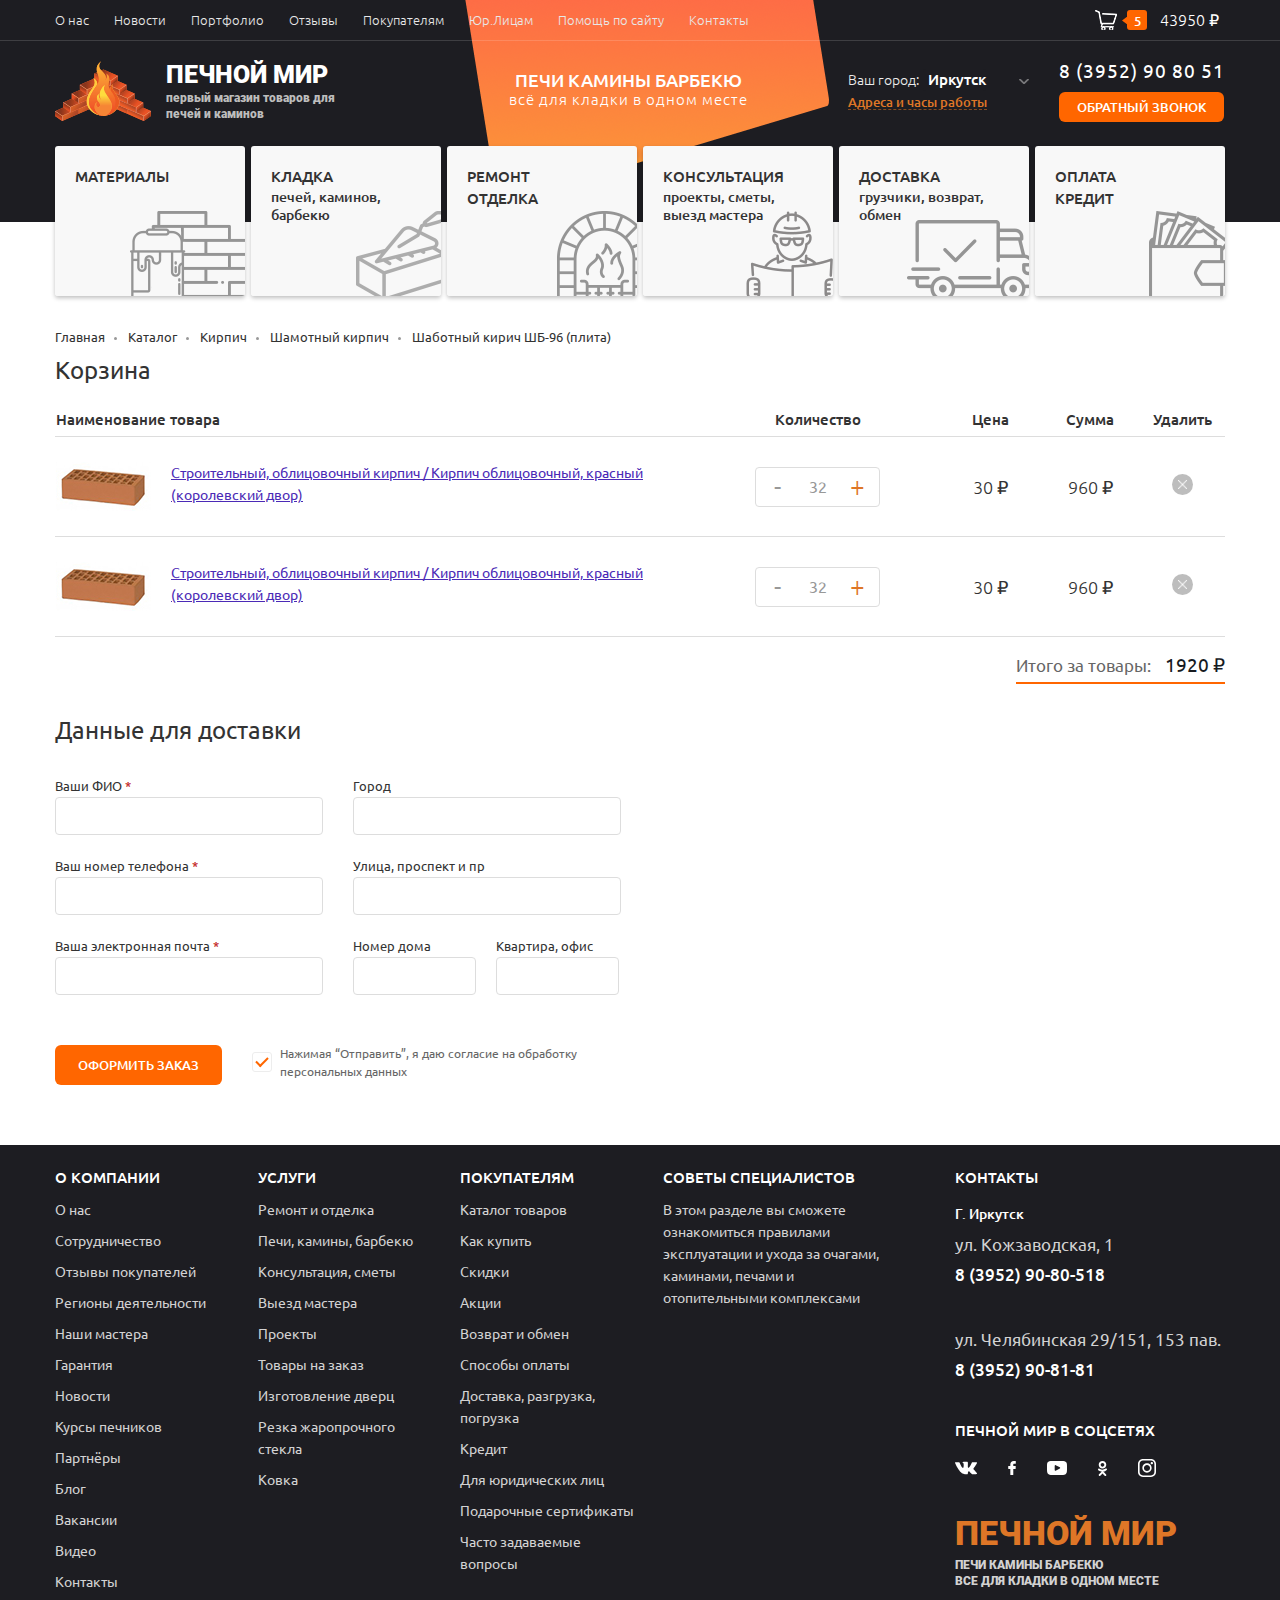
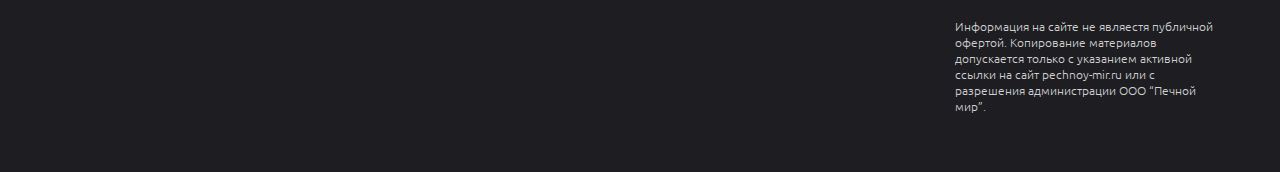
<file: cart.html>
<!DOCTYPE html>
<html lang="ru">
<head>
  <meta charset="UTF-8">
  <meta  name="viewport" content="width=device-width,initial-scale=1">
  <title>Печной мир: Корзина</title>
  <link rel="stylesheet" href="css/main.min.css">
  <link rel="stylesheet" href="css/style-1.min.css">
  <link rel="stylesheet" href="css/style.min.css">
</head>
<body>
  <header class="header">
    <nav class="menu menu--closed">
      <div class="menu__wrap wrapper">
        <button class="menu__btn"><span class="visually-hidden">Открыть меню</span></button>
        <ul class="menu__list">
          <li class="menu__item">
            <a href="#" class="menu__link">О нас</a>
          </li>
          <li class="menu__item">
            <a href="#" class="menu__link">Новости</a>
          </li>
          <li class="menu__item">
            <a href="#" class="menu__link">Портфолио</a>
          </li>
          <li class="menu__item">
            <a href="#" class="menu__link">Отзывы</a>
          </li>
          <li class="menu__item">
            <a href="#" class="menu__link">Покупателям</a>
          </li>
          <li class="menu__item">
            <a href="#" class="menu__link">Юр.Лицам</a>
          </li>
          <li class="menu__item">
            <a href="#" class="menu__link">Помощь по сайту</a>
          </li>
          <li class="menu__item">
            <a href="#" class="menu__link">Контакты</a>
          </li>
        </ul>
        <a href="#" class="menu__cart">
          <img src="img/icon-cart.png" alt="Корзина" width="22" height="20">
          <span class="menu__number">5</span>
          <span class="menu__price">43950 &#8381;</span>
        </a>
      </div>
    </nav>
    <div class="header__middle wrapper">
      <div class="logo">
        <img src="img/logo.svg" alt="Logo" class="logo__img" width="96" height="59">
        <p class="logo__name"><span>Печной мир</span>первый магазин товаров для печей и  каминов</p>
      </div>
      <div class="header__wrap">
        <p class="header__title"><span>печи камины барбекю</span>всё для кладки в одном месте</p>
        <div class="header__address">
          <div class="header__city">
            <span>Ваш город:</span>
            <input type="checkbox" name="city" id="city">
            <ul class="header__list">
              <li><a class="header__drop header__drop--active">Иркутск</a></li>
              <li><a href="#" class="header__drop">Красноярск</a></li>
              <li><a href="#" class="header__drop">Улан-Удэ</a></li>
              <li><a href="#" class="header__drop">Другой</a></li>
            </ul>
            <label for="city" class="header__label"></label>
          </div>
          <a href="#" class="header__time"><span>Адреса и часы работы</span></a>
        </div>
        <div class="header__phone">
          <a href="Tel:+73952908051" class="header__tel">8 (3952) 90 80 51</a>
          <button type="button" class="header__call">Обратный звонок</button>
        </div>
      </div>
    </div>
    <nav class="card wrapper">
      <ul class="card__list">
        <li class="card__item">
          <a href="#" class="card__link">материалы</a>
        </li>
        <li class="card__item">
          <a href="#" class="card__link">кладка<span>печей, каминов, барбекю</span></a>
        </li>
        <li class="card__item">
          <a href="#" class="card__link">ремонт<br>Отделка</a>
        </li>
        <li class="card__item">
          <a href="#" class="card__link">Консультация<span>проекты, сметы, выезд мастера</span></a>
        </li>
        <li class="card__item">
          <a href="#" class="card__link">доставка<span>грузчики, возврат, обмен</span></a>
        </li>
        <li class="card__item">
          <a href="#" class="card__link">оплата<br>кредит</a>
        </li>
      </ul>
    </nav>
  </header>
  
  <main>
    <nav class="breadcrumbs wrapper wrapper--top">
      <a href="#" class="breadcrumbs__link">Главная</a>
      <a href="#" class="breadcrumbs__link">Каталог</a>
      <a href="#" class="breadcrumbs__link">Кирпич</a>
      <a href="#" class="breadcrumbs__link">Шамотный кирпич</a>
      <span class="breadcrumbs__link breadcrumbs__link--active">Шаботный кирич ШБ-96 (плита)</span>
    </nav>

    <section class="cart wrapper">
      <h1 class="title-h1 title-h1--internal">Корзина</h1>
      <div class="cart__table-wrap">
        <table class="cart__table">
          <tr>
            <th>Наименование товара</th>
            <th>Количество</th>
            <th>Цена</th>
            <th>Сумма</th>
            <th>Удалить</th>
          </tr>
          <tr>
            <td class="cart__item">
              <div class="cart__wrap">
                <img src="img/cart__img.jpg" alt="Кирпич" class="cart__img" width="95" height="49">
                <a href="#" class="cart__name">Строительный, облицовочный кирпич / Кирпич облицовочный, красный (королевский двор)</a>
              </div>
            </td>
            <td class="cart__number">
              <div class="cart__border">
                <button type="button" class="product__minus">-</button>
                <input type="text" name="number" class="product__number" value="32">
                <button type="button" class="product__plus">+</button>
              </div>
            </td>
            <td class="cart__price">30 &#8381;</td>
            <td class="cart__sum">960 &#8381;</td>
            <td class="cart__btn">
              <button type="button" class="cart__remove"></button>
            </td>
          </tr>
          <tr>
            <td class="cart__item">
              <div class="cart__wrap">
                <img src="img/cart__img.jpg" alt="Кирпич" class="cart__img" width="95" height="49">
                <a href="#" class="cart__name">Строительный, облицовочный кирпич / Кирпич облицовочный, красный (королевский двор)</a>
              </div>
            </td>
            <td class="cart__number">
              <div class="cart__border">
                <button type="button" class="product__minus">-</button>
                <input type="text" name="number" class="product__number" value="32">
                <button type="button" class="product__plus">+</button>
              </div>
            </td>
            <td class="cart__price">30 &#8381;</td>
            <td class="cart__sum">960 &#8381;</td>
            <td class="cart__btn">
              <button type="button" class="cart__remove"></button>
            </td>
          </tr>
        </table>
      </div>
      <p class="cart__final"><span>Итого за товары: <b>1920 &#8381;</b></span></p>
      
      <form action="#" method="post" class="cart__form">
        <h2 class="cart__h2">Данные для доставки</h2>
        <div class="cart__wrap">
          <div class="cart__field">
            <label for="person" class="cart__label">Ваши ФИО <span>*</span></label>
            <input type="text" name="delivery" id="person" class="cart__input" required>
            <label for="tel" class="cart__label">Ваш номер телефона <span>*</span></label>
            <input type="tel" name="delivery" id="tel" class="cart__input" required>
            <label for="mail" class="cart__label">Ваша электронная почта <span>*</span></label>
            <input type="email" name="delivery" id="mail" class="cart__input" required>
          </div>
          <div class="cart__field">
            <label for="city" class="cart__label">Город</label>
            <input type="text" name="delivery" id="city" class="cart__input">
            <label for="street" class="cart__label">Улица, проспект и пр</label>
            <input type="text" name="delivery" id="street" class="cart__input">
            <div class="cart__wrap">
              <div class="cart__small">
                <label for="house" class="cart__label">Номер дома</label>
                <input type="text" name="delivery" id="house" class="cart__input cart__input--small">
              </div>
              <div class="cart__small">
                <label for="office" class="cart__label">Квартира, офис</label>
                <input type="text" name="delivery" id="office" class="cart__input cart__input--small">
              </div>
            </div>
          </div>
        </div>
        <div class="cart__wrap">
          <button type="submit" name="buy" class="btn cart__buy">оформить заказ</button>
          <input type="checkbox" name="check" id="check" class="click__checkbox" checked>
          <label for="check" class="click__label">Нажимая “Отправить”, я даю согласие на обработку персональных данных</label>
        </div>
      </form>
    </section>
    
  </main>
  
  <footer class="footer">
    <div class="footer__wrap wrapper">
      <div class="footer__column">
        <input type="checkbox" name="about" id="about" class="footer__input">
        <label for="about" class="footer__h3">О КОМПАНИИ</label>
        <ul class="footer__list">
          <li><a href="#" class="footer__link">О нас</a></li>
          <li><a href="#" class="footer__link">Сотрудничество</a></li>
          <li><a href="#" class="footer__link">Отзывы покупателей</a></li>
          <li><a href="#" class="footer__link">Регионы деятельности</a></li>
          <li><a href="#" class="footer__link">Наши мастера</a></li>
          <li><a href="#" class="footer__link">Гарантия</a></li>
          <li><a href="#" class="footer__link">Новости</a></li>
          <li><a href="#" class="footer__link">Курсы печников</a></li>
          <li><a href="#" class="footer__link">Партнёры</a></li>
          <li><a href="#" class="footer__link">Блог</a></li>
          <li><a href="#" class="footer__link">Вакансии</a></li>
          <li><a href="#" class="footer__link">Видео</a></li>
          <li><a href="#" class="footer__link">Контакты</a></li>
        </ul>
      </div>
      <div class="footer__column">
        <input type="checkbox" name="service" id="service" class="footer__input">
        <label for="service" class="footer__h3">УСЛУГИ</label>
        <ul class="footer__list">
          <li><a href="#" class="footer__link">Ремонт и отделка</a></li>
          <li><a href="#" class="footer__link">Печи, камины, барбекю</a></li>
          <li><a href="#" class="footer__link">Консультация, сметы</a></li>
          <li><a href="#" class="footer__link">Выезд мастера</a></li>
          <li><a href="#" class="footer__link">Проекты</a></li>
          <li><a href="#" class="footer__link">Товары на заказ</a></li>
          <li><a href="#" class="footer__link">Изготовление дверц</a></li>
          <li><a href="#" class="footer__link">Резка жаропрочного стекла</a></li>
          <li><a href="#" class="footer__link">Ковка</a></li>
        </ul>
      </div>
      <div class="footer__column">
        <input type="checkbox" name="customer" id="customer" class="footer__input">
        <label for="customer" class="footer__h3">ПОКУПАТЕЛЯМ</label>
        <ul class="footer__list">
          <li><a href="#" class="footer__link">Каталог товаров</a></li>
          <li><a href="#" class="footer__link">Как купить</a></li>
          <li><a href="#" class="footer__link">Скидки</a></li>
          <li><a href="#" class="footer__link">Акции</a></li>
          <li><a href="#" class="footer__link">Возврат и обмен</a></li>
          <li><a href="#" class="footer__link">Способы оплаты</a></li>
          <li><a href="#" class="footer__link">Доставка, разгрузка, погрузка</a></li>
          <li><a href="#" class="footer__link">Кредит</a></li>
          <li><a href="#" class="footer__link">Для юридических лиц</a></li>
          <li><a href="#" class="footer__link">Подарочные сертификаты</a></li>
          <li><a href="#" class="footer__link">Часто задаваемые вопросы</a></li>
        </ul>
      </div>
      <div class="footer__block footer__block--advice">
        <h3 class="footer__h3">СОВЕТЫ СПЕЦИАЛИСТОВ</h3>
        <a href="#" class="footer__link">В этом разделе вы сможете ознакомиться правилами эксплуатации и ухода за очагами, каминами, печами и отопительными комплексами</a>
      </div>
      <section class="footer__block">
        <h3 class="footer__h3">Контакты</h3>
        <p class="footer__city">Г. Иркутск</p>
        <div class="footer__place">
          <div>
            <p class="footer__address">ул. Кожзаводская, 1</p>
            <a href="Tel:+739529080518" class="footer__phone">8 (3952) 90-80-518</a>
          </div>
          <div>
            <p class="footer__address">ул. Челябинская 29/151, 153 пав.</p>
            <a href="Tel:+73952908181" class="footer__phone">8 (3952) 90-81-81</a>
          </div>
        </div>
        <h3 class="footer__h3">Печной мир в соцсетях</h3>
        <ul class="social">
          <li class="social__item">
            <a href="#" class="social__link">
              <img src="img/vk-logo.svg" alt="Вконтакте" class="social__img" width="22" height="12">
            </a>
          </li>
          <li class="social__item">
            <a href="#" class="social__link">
              <img src="img/facebook-logo.svg" alt="Facebook" class="social__img" width="14" height="22">
            </a>
          </li>
          <li class="social__item">
            <a href="#" class="social__link">
              <img src="img/youtube.svg" alt="Youtube" class="social__img" width="20" height="15">
            </a>
          </li>
          <li class="social__item">
            <a href="#" class="social__link">
              <img src="img/odnoklassniki-logo.svg" alt="Одноклассники" class="social__img" width="15" height="22">
            </a>
          </li>
          <li class="social__item">
            <a href="#" class="social__link">
              <img src="img/instagram-logo.svg" alt="Инстаграм" class="social__img" width="18" height="18">
            </a>
          </li>
        </ul>
        <p class="footer__logo"><span>Печной мир</span>Печи Камины барбекю<br>Все для кладки в одном месте</p>
        <p class="footer__copyright">Информация на сайте не являестя публичной офертой. Копирование материалов допускается только с указанием активной ссылки на сайт pechnoy-mir.ru или с разрешения администрации ООО “Печной мир”.</p>
      </section>
    </div>
  </footer>
  
  <div style="display: none;">
    <div class="modal" id="modal">
      <button type="button" class="modal__close arcticmodal-close"><span class="visually-hidden">Закрыть</span></button>
      <h2 class="title-h2">Заказать обратный звонок</h2>
      <form action="#" method="post" class="modal__form">
        <div class="modal__field">
          <label for="name" class="modal__label">Ваше имя:</label>
          <input type="text" name="name" id="name" class="modal__input" required>
        </div>
        <div class="modal__field">
          <label for="phone" class="modal__label">Телефон:</label>
          <input type="tel" name="phone" id="phone" class="modal__input" required>
        </div>
        <div class="modal__field">
          <label for="time" class="modal__label">Время звонка:</label>
          <input type="text" name="time" id="time" class="modal__input">
        </div>
        <button type="submit" class="modal__btn">Заказать</button>
      </form>
    </div>
  </div>
  
  <script src="js/jquery-3.2.1.min.js"></script>
  <script src="js/jquery.arcticmodal-0.3.min.js"></script>
  <script src="js/swiper.jquery.min.js"></script>
  <script src="js/script.js"></script>

  <script>
    $(".header__call").click(function(){
      $(function(){
        $("#modal").arcticmodal({
          overlay: {
          css: {
            backgroundColor: "#000",
            opacity: .8,
            }
          }
        });
      });
    });
  </script>
  
  <script>
    var swiper = new Swiper(".swiper-container", {
      nextButton: ".swiper-button-next",
      prevButton: ".swiper-button-prev",
      slidesPerView: "auto",
      spaceBetween: 30
    });
  </script>
</body>
</html>
</file>
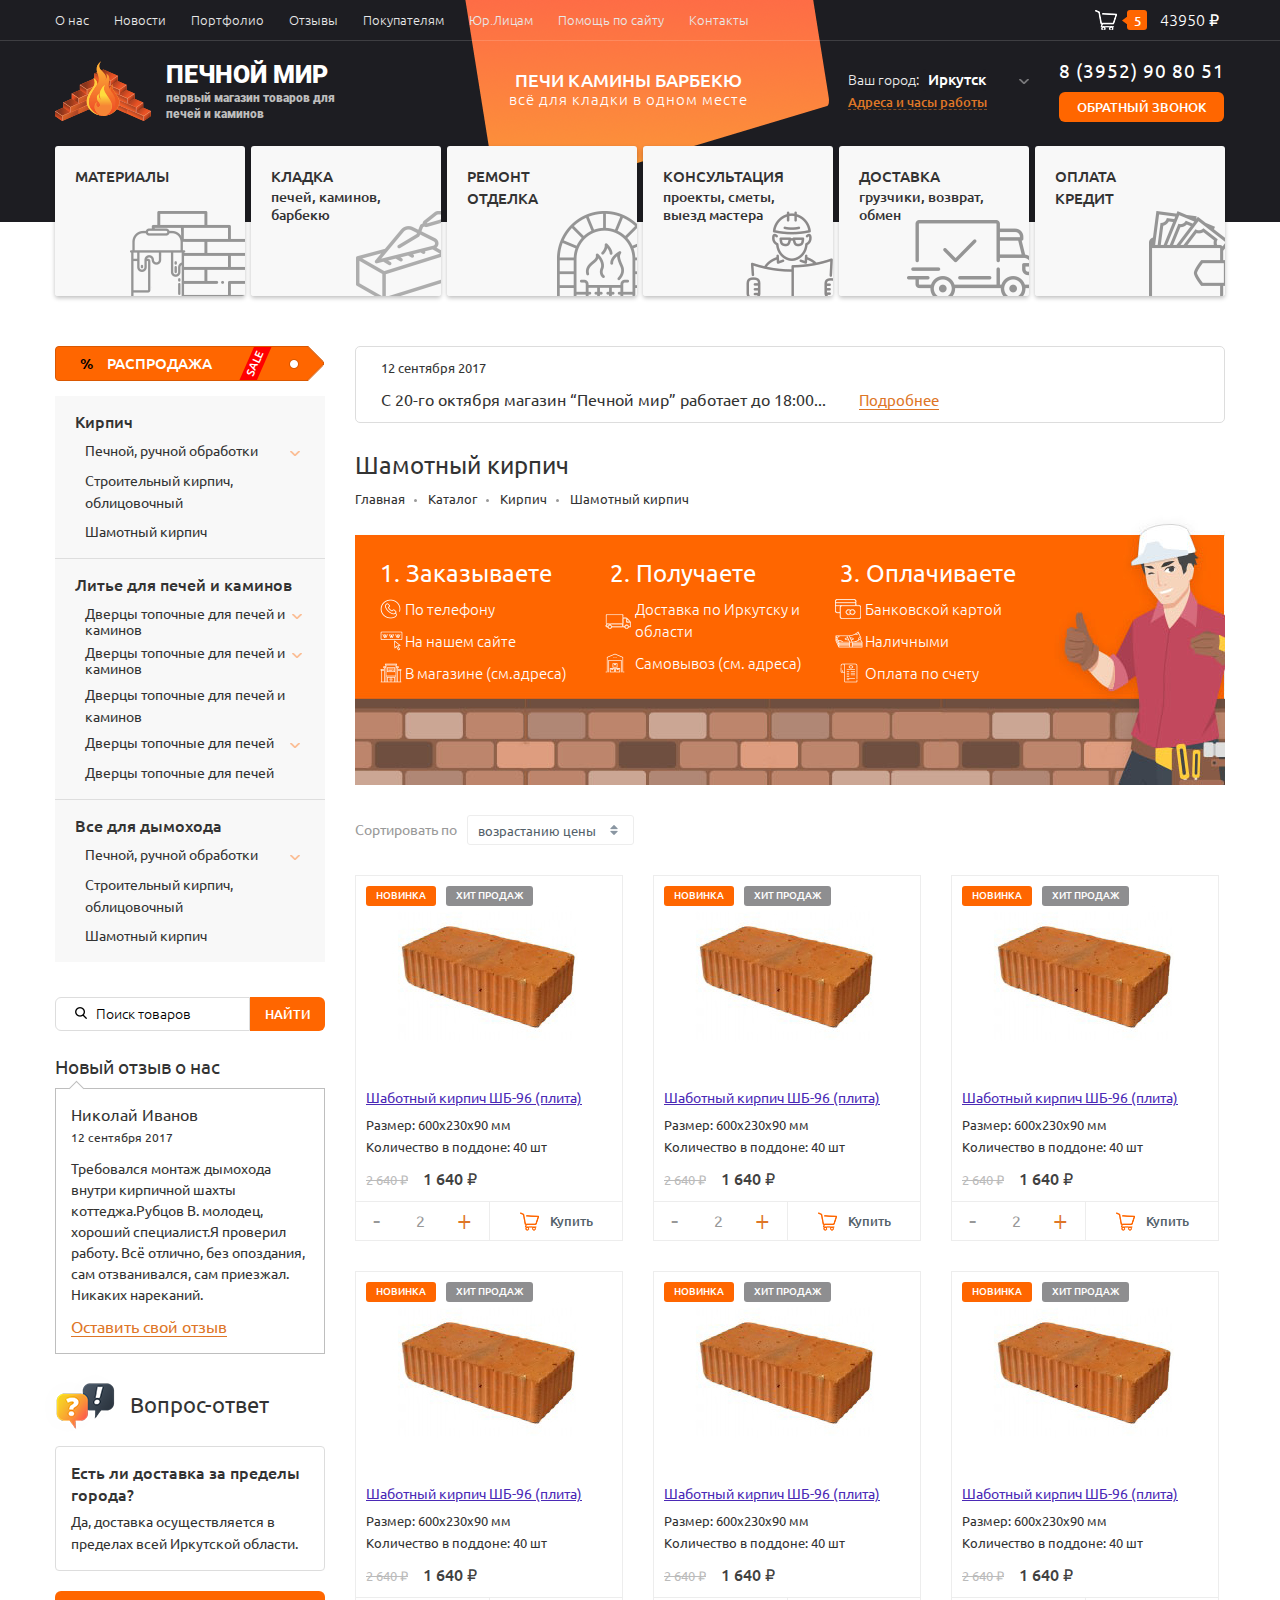
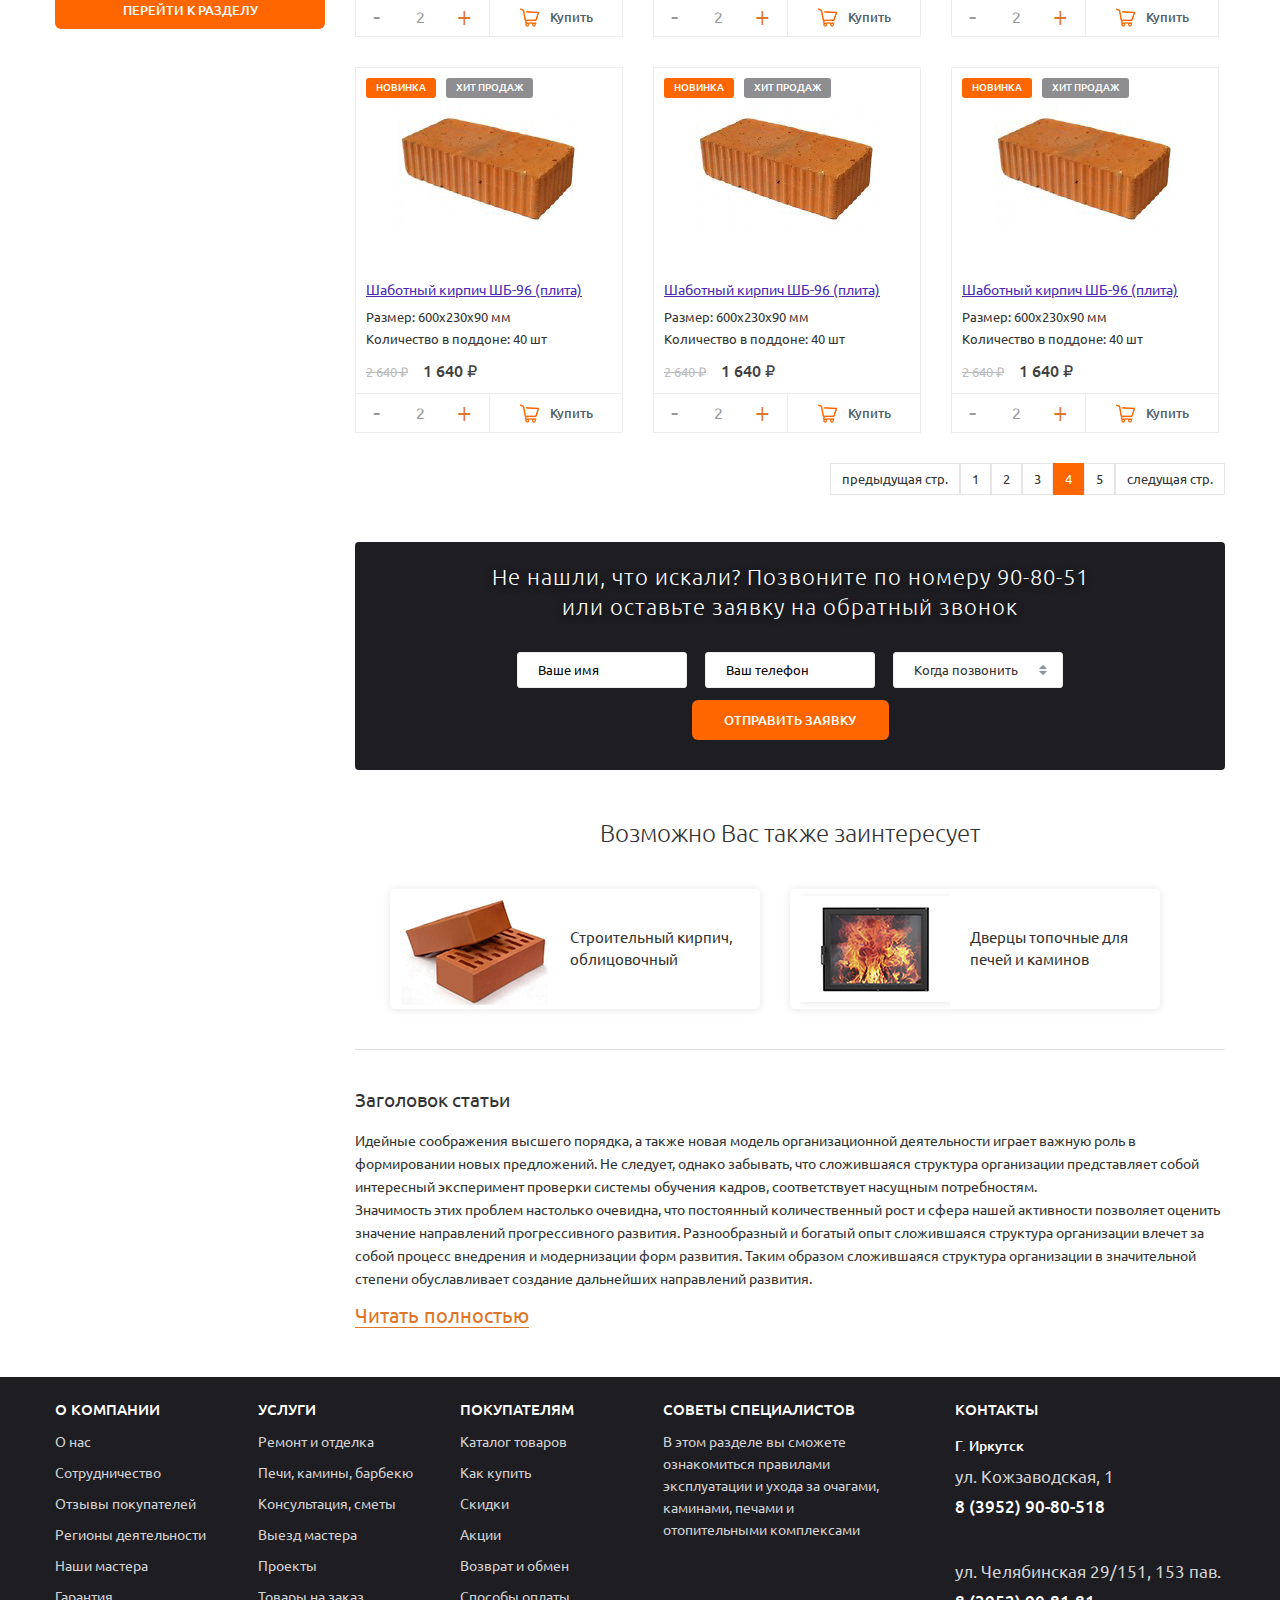
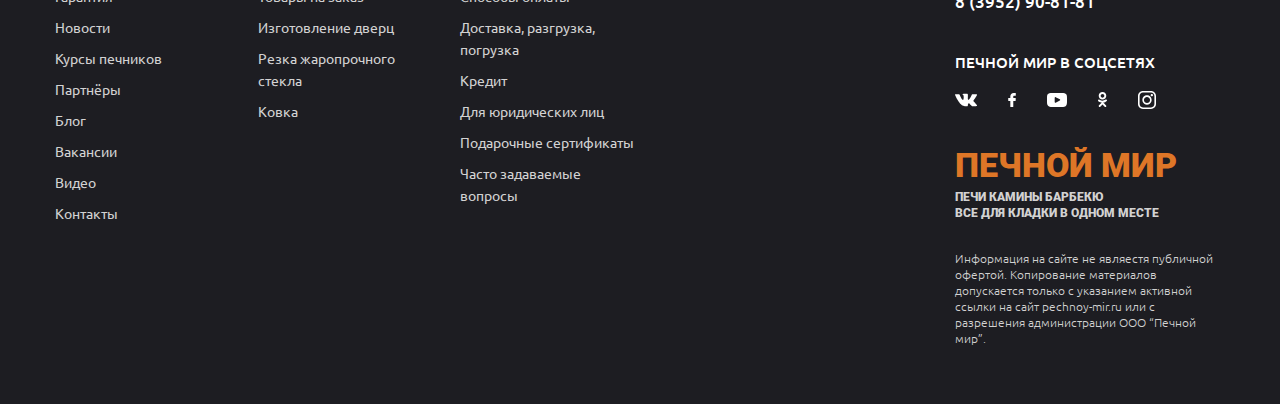
<file: catalog.html>
<!DOCTYPE html>
<html lang="ru">
<head>
  <meta charset="UTF-8">
  <meta  name="viewport" content="width=device-width,initial-scale=1">
  <title>Печной мир: Каталог</title>
  <link rel="stylesheet" href="css/main.min.css">
  <link rel="stylesheet" href="css/style-1.min.css">
  <link rel="stylesheet" href="css/style.min.css">
</head>
<body>
  <header class="header">
    <nav class="menu menu--closed">
      <div class="menu__wrap wrapper">
        <button class="menu__btn"><span class="visually-hidden">Открыть меню</span></button>
        <ul class="menu__list">
          <li class="menu__item">
            <a href="#" class="menu__link">О нас</a>
          </li>
          <li class="menu__item">
            <a href="#" class="menu__link">Новости</a>
          </li>
          <li class="menu__item">
            <a href="#" class="menu__link">Портфолио</a>
          </li>
          <li class="menu__item">
            <a href="#" class="menu__link">Отзывы</a>
          </li>
          <li class="menu__item">
            <a href="#" class="menu__link">Покупателям</a>
          </li>
          <li class="menu__item">
            <a href="#" class="menu__link">Юр.Лицам</a>
          </li>
          <li class="menu__item">
            <a href="#" class="menu__link">Помощь по сайту</a>
          </li>
          <li class="menu__item">
            <a href="#" class="menu__link">Контакты</a>
          </li>
        </ul>
        <a href="#" class="menu__cart">
          <img src="img/icon-cart.png" alt="Корзина" width="22" height="20">
          <span class="menu__number">5</span>
          <span class="menu__price">43950 &#8381;</span>
        </a>
      </div>
    </nav>
    <div class="header__middle wrapper">
      <div class="logo">
        <img src="img/logo.svg" alt="Logo" class="logo__img" width="96" height="59">
        <p class="logo__name"><span>Печной мир</span>первый магазин товаров для печей и  каминов</p>
      </div>
      <div class="header__wrap">
        <p class="header__title"><span>печи камины барбекю</span>всё для кладки в одном месте</p>
        <div class="header__address">
          <div class="header__city">
            <span>Ваш город:</span>
            <input type="checkbox" name="city" id="city">
            <ul class="header__list">
              <li><a class="header__drop header__drop--active">Иркутск</a></li>
              <li><a href="#" class="header__drop">Красноярск</a></li>
              <li><a href="#" class="header__drop">Улан-Удэ</a></li>
              <li><a href="#" class="header__drop">Другой</a></li>
            </ul>
            <label for="city" class="header__label"></label>
          </div>
          <a href="#" class="header__time"><span>Адреса и часы работы</span></a>
        </div>
        <div class="header__phone">
          <a href="Tel:+73952908051" class="header__tel">8 (3952) 90 80 51</a>
          <button type="button" class="header__call">Обратный звонок</button>
        </div>
      </div>
    </div>
    <nav class="card wrapper">
      <ul class="card__list">
        <li class="card__item">
          <a href="#" class="card__link">материалы</a>
        </li>
        <li class="card__item">
          <a href="#" class="card__link">кладка<span>печей, каминов, барбекю</span></a>
        </li>
        <li class="card__item">
          <a href="#" class="card__link">ремонт<br>Отделка</a>
        </li>
        <li class="card__item">
          <a href="#" class="card__link">Консультация<span>проекты, сметы, выезд мастера</span></a>
        </li>
        <li class="card__item">
          <a href="#" class="card__link">доставка<span>грузчики, возврат, обмен</span></a>
        </li>
        <li class="card__item">
          <a href="#" class="card__link">оплата<br>кредит</a>
        </li>
      </ul>
    </nav>
  </header>
  
  <main class="wrapper wrapper--internal">
    <section class="sidebar">
      <a href="#" class="sidebar__sale"><span>%</span> Распродажа</a>
      <input type="checkbox" name="sidebar" id="sidebar" class="sidebar__input">
      <label for="sidebar" class="sidebar__label">Каталог &raquo;</label>
      
      <div class="sidebar__block">
        <div class="sidebar__part">
          <h3 class="sidebar__h3">Кирпич</h3>
          <ul class="sidebar__list">
            <li class="sidebar__item">
              <input type="checkbox" name="brick" id="brick" class="sidebar__check">
              <div class="sidebar__field">
                <a href="#" class="sidebar__link">Печной, ручной обработки</a>
                <label for="brick" class="sidebar__arrow"><span class="visually-hidden">Развернуть</span></label>
              </div>
              <ul class="sidebar__dropdown">
                <li class="sidebar__drop">
                  <a href="#" class="sidebar__link">Пункт 1</a>
                </li>
                <li class="sidebar__drop">
                  <a href="#" class="sidebar__link">Пункт 2</a>
                </li>
              </ul>
            </li>
            <li class="sidebar__item">
              <a href="#" class="sidebar__link">Строительный кирпич, облицовочный</a>
            </li>
            <li class="sidebar__item">
              <a href="#" class="sidebar__link">Шамотный кирпич</a>
            </li>
          </ul>
        </div>
        <div class="sidebar__part">
          <h3 class="sidebar__h3">Литье для печей и каминов</h3>
          <ul class="sidebar__list">
            <li class="sidebar__item">
              <input type="checkbox" name="stove-1" id="stove-1" class="sidebar__check">
              <div class="sidebar__field">
                <a href="#" class="sidebar__link">Дверцы топочные для печей и каминов</a>
                <label for="stove-1" class="sidebar__arrow"><span class="visually-hidden">Развернуть</span></label>
              </div>
              <ul class="sidebar__dropdown">
                <li class="sidebar__drop">
                  <a href="#" class="sidebar__link">Пункт 1</a>
                </li>
                <li class="sidebar__drop">
                  <a href="#" class="sidebar__link">Пункт 2</a>
                </li>
              </ul>
            </li>
            <li class="sidebar__item">
              <input type="checkbox" name="stove-2" id="stove-2" class="sidebar__check">
              <div class="sidebar__field">
                <a href="#" class="sidebar__link">Дверцы топочные для печей и каминов</a>
                <label for="stove-2" class="sidebar__arrow"><span class="visually-hidden">Развернуть</span></label>
              </div>
              <ul class="sidebar__dropdown">
                <li class="sidebar__drop">
                  <a href="#" class="sidebar__link">Пункт 1</a>
                </li>
                <li class="sidebar__drop">
                  <a href="#" class="sidebar__link">Пункт 2</a>
                </li>
              </ul>
            </li>
            <li class="sidebar__item">
              <a href="#" class="sidebar__link">Дверцы топочные для печей и каминов</a>
            </li>
            <li class="sidebar__item">
              <input type="checkbox" name="stove-3" id="stove-3" class="sidebar__check">
              <div class="sidebar__field">
                <a href="#" class="sidebar__link">Дверцы топочные для печей</a>
                <label for="stove-3" class="sidebar__arrow"><span class="visually-hidden">Развернуть</span></label>
              </div>
              <ul class="sidebar__dropdown">
                <li class="sidebar__drop">
                  <a href="#" class="sidebar__link">Пункт 1</a>
                </li>
                <li class="sidebar__drop">
                  <a href="#" class="sidebar__link">Пункт 2</a>
                </li>
              </ul>
            </li>
            <li class="sidebar__item">
              <a href="#" class="sidebar__link">Дверцы топочные для печей</a>
            </li>
          </ul>
        </div>
        <div class="sidebar__part">
          <h3 class="sidebar__h3">Все для дымохода</h3>
          <ul class="sidebar__list">
            <li class="sidebar__item">
              <input type="checkbox" name="brick-2" id="brick-2" class="sidebar__check">
              <div class="sidebar__field">
                <a href="#" class="sidebar__link">Печной, ручной обработки</a>
                <label for="brick-2" class="sidebar__arrow"><span class="visually-hidden">Развернуть</span></label>
              </div>
              <ul class="sidebar__dropdown">
                <li class="sidebar__drop">
                  <a href="#" class="sidebar__link">Пункт 1</a>
                </li>
                <li class="sidebar__drop">
                  <a href="#" class="sidebar__link">Пункт 2</a>
                </li>
              </ul>
            </li>
            <li class="sidebar__item">
              <a href="#" class="sidebar__link">Строительный кирпич, облицовочный</a>
            </li>
            <li class="sidebar__item">
              <a href="#" class="sidebar__link">Шамотный кирпич</a>
            </li>
          </ul>
        </div>
      </div>
      
      <form action="#" method="get" class="search">
        <input type="text" name="search" id="search" class="search__input" placeholder="Поиск товаров">
        <button type="submit" name="search-btn" class="search__btn">Найти</button>
      </form>
      
      <div class="sidebar__review">
        <h3 class="sidebar__title">Новый отзыв о нас</h3>
        <div class="sidebar__comment comment-border">
          <p class="review__name sidebar__name">Николай Иванов</p>
          <time datetime="2017-09-12T12:37:00+03:00" class="review__date">12 сентября 2017</time>
          <p class="review__text sidebar__text">Требовался монтаж дымохода внутри кирпичной шахты коттеджа.Рубцов В. молодец, хороший специалист.Я проверил работу. Всё отлично, без опоздания, сам отзванивался, сам приезжал. Никаких нареканий.</p>
          <a href="#" class="link review__link"><span>Оставить свой отзыв</span></a>
        </div>
      </div>
      
      <div class="sidebar__faq">
        <h3 class="sidebar__pic">Вопрос-ответ</h3>
        <div class="sidebar__card">
          <p class="sidebar__question">Есть ли доставка за пределы города?</p>
          <p class="sidebar__info">Да, доставка осуществляется в пределах всей Иркутской области.</p>
        </div>
        <a href="#" class="btn sidebar__btn">перейти к разделу</a>
      </div>
    </section>
    
    <section class="main">
      <aside class="anounce">
        <time datetime="2017-09-12T12:37:00+03:00" class="date">12 сентября 2017</time>
        <div class="anounce__wrap">
          <p class="anounce__text">С 20-го октября магазин “Печной мир” работает до 18:00...</p>
          <a href="#" class="link anounce__link"><span>Подробнее</span></a>
        </div>
      </aside>
      
      <h1 class="title-h1 title-h1--internal">Шамотный кирпич</h1>
      
      <nav class="breadcrumbs">
        <a href="#" class="breadcrumbs__link">Главная</a>
        <a href="#" class="breadcrumbs__link">Каталог</a>
        <a href="#" class="breadcrumbs__link">Кирпич</a>
        <span class="breadcrumbs__link breadcrumbs__link--active">Шамотный кирпич</span>
      </nav>
      
      <div class="banner">
        <div class="banner__wrap">
          <h2 class="banner__h2">1. Заказываете</h2>
          <ul class="banner__list">
            <li class="banner__item">По телефону</li>
            <li class="banner__item">На нашем сайте</li>
            <li class="banner__item">В магазине <a href="#">(см.адреса)</a></li>
          </ul>
        </div>
        <div class="banner__wrap">
          <h2 class="banner__h2">2. Получаете</h2>
          <ul class="banner__list">
            <li class="banner__item">Доставка по Иркутску и области</li>
            <li class="banner__item">Самовывоз <a href="#">(см. адреса)</a></li>
          </ul>
        </div>
        <div class="banner__wrap">
          <h2 class="banner__h2">3. Оплачиваете</h2>
          <ul class="banner__list">
            <li class="banner__item">Банковской картой</li>
            <li class="banner__item">Наличными</li>
            <li class="banner__item">Оплата по счету</li>
          </ul>
        </div>
      </div>
      
      <div class="sort">
        <span class="sort__title">Сортировать по</span>
        <input type="checkbox" name="sort" id="sort" class="sort__btn">
        <div class="sort__wrap">
          <label for="sort" class="sort__label">возрастанию цены</label>
          <ul class="sort__list">
            <li><a href="#" class="sort__link">возрастанию цены</a></li>
            <li><a href="#" class="sort__link">убыванию цены</a></li>
          </ul>
        </div>
      </div>
      
      <ul class="product">
        <li class="product__item">
          <p class="product__label product__label--new">новинка</p>
          <p class="product__label product__label--hit">Хит продаж</p>
          <a href="#" class="product__link">
            <img src="img/brick.jpg" class="product__img" alt="Шаботный кирпич" width="210" height="156">
            <h3 class="product__title">Шаботный кирпич ШБ-96 (плита)</h3>
          </a>
          <p class="product__text">Размер: 600х230х90 мм<br>Количество в поддоне: 40 шт</p>
          <div class="product__price">
            <p class="product__old-price">2 640 &#8381;</p>
            <p class="product__sale-price">1 640 &#8381;</p>
          </div>
          <form action="#" method="post" class="product__form">
            <button type="button" class="product__minus">-</button>
            <input type="text" name="number" class="product__number" value="2">
            <button type="button" class="product__plus">+</button>
            <button type="submit" name="buy" class="product__buy">Купить</button>
          </form>
        </li>
        <li class="product__item">
          <p class="product__label product__label--new">новинка</p>
          <p class="product__label product__label--hit">Хит продаж</p>
          <a href="#" class="product__link">
            <img src="img/brick.jpg" class="product__img" alt="Шаботный кирпич" width="210" height="156">
            <h3 class="product__title">Шаботный кирпич ШБ-96 (плита)</h3>
          </a>
          <p class="product__text">Размер: 600х230х90 мм<br>Количество в поддоне: 40 шт</p>
          <div class="product__price">
            <p class="product__old-price">2 640 &#8381;</p>
            <p class="product__sale-price">1 640 &#8381;</p>
          </div>
          <form action="#" method="post" class="product__form">
            <button type="button" class="product__minus">-</button>
            <input type="text" name="number" class="product__number" value="2">
            <button type="button" class="product__plus">+</button>
            <button type="submit" name="buy" class="product__buy">Купить</button>
          </form>
        </li>
        <li class="product__item">
          <p class="product__label product__label--new">новинка</p>
          <p class="product__label product__label--hit">Хит продаж</p>
          <a href="#" class="product__link">
            <img src="img/brick.jpg" class="product__img" alt="Шаботный кирпич" width="210" height="156">
            <h3 class="product__title">Шаботный кирпич ШБ-96 (плита)</h3>
          </a>
          <p class="product__text">Размер: 600х230х90 мм<br>Количество в поддоне: 40 шт</p>
          <div class="product__price">
            <p class="product__old-price">2 640 &#8381;</p>
            <p class="product__sale-price">1 640 &#8381;</p>
          </div>
          <form action="#" method="post" class="product__form">
            <button type="button" class="product__minus">-</button>
            <input type="text" name="number" class="product__number" value="2">
            <button type="button" class="product__plus">+</button>
            <button type="submit" name="buy" class="product__buy">Купить</button>
          </form>
        </li>
        <li class="product__item">
          <p class="product__label product__label--new">новинка</p>
          <p class="product__label product__label--hit">Хит продаж</p>
          <a href="#" class="product__link">
            <img src="img/brick.jpg" class="product__img" alt="Шаботный кирпич" width="210" height="156">
            <h3 class="product__title">Шаботный кирпич ШБ-96 (плита)</h3>
          </a>
          <p class="product__text">Размер: 600х230х90 мм<br>Количество в поддоне: 40 шт</p>
          <div class="product__price">
            <p class="product__old-price">2 640 &#8381;</p>
            <p class="product__sale-price">1 640 &#8381;</p>
          </div>
          <form action="#" method="post" class="product__form">
            <button type="button" class="product__minus">-</button>
            <input type="text" name="number" class="product__number" value="2">
            <button type="button" class="product__plus">+</button>
            <button type="submit" name="buy" class="product__buy">Купить</button>
          </form>
        </li>
        <li class="product__item">
          <p class="product__label product__label--new">новинка</p>
          <p class="product__label product__label--hit">Хит продаж</p>
          <a href="#" class="product__link">
            <img src="img/brick.jpg" class="product__img" alt="Шаботный кирпич" width="210" height="156">
            <h3 class="product__title">Шаботный кирпич ШБ-96 (плита)</h3>
          </a>
          <p class="product__text">Размер: 600х230х90 мм<br>Количество в поддоне: 40 шт</p>
          <div class="product__price">
            <p class="product__old-price">2 640 &#8381;</p>
            <p class="product__sale-price">1 640 &#8381;</p>
          </div>
          <form action="#" method="post" class="product__form">
            <button type="button" class="product__minus">-</button>
            <input type="text" name="number" class="product__number" value="2">
            <button type="button" class="product__plus">+</button>
            <button type="submit" name="buy" class="product__buy">Купить</button>
          </form>
        </li>
        <li class="product__item">
          <p class="product__label product__label--new">новинка</p>
          <p class="product__label product__label--hit">Хит продаж</p>
          <a href="#" class="product__link">
            <img src="img/brick.jpg" class="product__img" alt="Шаботный кирпич" width="210" height="156">
            <h3 class="product__title">Шаботный кирпич ШБ-96 (плита)</h3>
          </a>
          <p class="product__text">Размер: 600х230х90 мм<br>Количество в поддоне: 40 шт</p>
          <div class="product__price">
            <p class="product__old-price">2 640 &#8381;</p>
            <p class="product__sale-price">1 640 &#8381;</p>
          </div>
          <form action="#" method="post" class="product__form">
            <button type="button" class="product__minus">-</button>
            <input type="text" name="number" class="product__number" value="2">
            <button type="button" class="product__plus">+</button>
            <button type="submit" name="buy" class="product__buy">Купить</button>
          </form>
        </li>
        <li class="product__item">
          <p class="product__label product__label--new">новинка</p>
          <p class="product__label product__label--hit">Хит продаж</p>
          <a href="#" class="product__link">
            <img src="img/brick.jpg" class="product__img" alt="Шаботный кирпич" width="210" height="156">
            <h3 class="product__title">Шаботный кирпич ШБ-96 (плита)</h3>
          </a>
          <p class="product__text">Размер: 600х230х90 мм<br>Количество в поддоне: 40 шт</p>
          <div class="product__price">
            <p class="product__old-price">2 640 &#8381;</p>
            <p class="product__sale-price">1 640 &#8381;</p>
          </div>
          <form action="#" method="post" class="product__form">
            <button type="button" class="product__minus">-</button>
            <input type="text" name="number" class="product__number" value="2">
            <button type="button" class="product__plus">+</button>
            <button type="submit" name="buy" class="product__buy">Купить</button>
          </form>
        </li>
        <li class="product__item">
          <p class="product__label product__label--new">новинка</p>
          <p class="product__label product__label--hit">Хит продаж</p>
          <a href="#" class="product__link">
            <img src="img/brick.jpg" class="product__img" alt="Шаботный кирпич" width="210" height="156">
            <h3 class="product__title">Шаботный кирпич ШБ-96 (плита)</h3>
          </a>
          <p class="product__text">Размер: 600х230х90 мм<br>Количество в поддоне: 40 шт</p>
          <div class="product__price">
            <p class="product__old-price">2 640 &#8381;</p>
            <p class="product__sale-price">1 640 &#8381;</p>
          </div>
          <form action="#" method="post" class="product__form">
            <button type="button" class="product__minus">-</button>
            <input type="text" name="number" class="product__number" value="2">
            <button type="button" class="product__plus">+</button>
            <button type="submit" name="buy" class="product__buy">Купить</button>
          </form>
        </li>
        <li class="product__item">
          <p class="product__label product__label--new">новинка</p>
          <p class="product__label product__label--hit">Хит продаж</p>
          <a href="#" class="product__link">
            <img src="img/brick.jpg" class="product__img" alt="Шаботный кирпич" width="210" height="156">
            <h3 class="product__title">Шаботный кирпич ШБ-96 (плита)</h3>
          </a>
          <p class="product__text">Размер: 600х230х90 мм<br>Количество в поддоне: 40 шт</p>
          <div class="product__price">
            <p class="product__old-price">2 640 &#8381;</p>
            <p class="product__sale-price">1 640 &#8381;</p>
          </div>
          <form action="#" method="post" class="product__form">
            <button type="button" class="product__minus">-</button>
            <input type="text" name="number" class="product__number" value="2">
            <button type="button" class="product__plus">+</button>
            <button type="submit" name="buy" class="product__buy">Купить</button>
          </form>
        </li>
      </ul>
      
      <nav class="paginator paginator--catalog">
        <a href="#" class="paginator__link"><b>&laquo; </b><span>предыдущая стр.</span></a>
        <a href="#" class="paginator__link">1</a>
        <a href="#" class="paginator__link">2</a>
        <a href="#" class="paginator__link">3</a>
        <a class="paginator__link paginator__link--active">4</a>
        <a href="#" class="paginator__link">5</a>
        <a href="#" class="paginator__link"><span>следущая стр.</span><b> &raquo;</b></a>
      </nav>
      
      <div class="feedback feedback--catalog">
        <h2 class="feedback__h2">Не нашли, что искали? Позвоните по номеру 90-80-51<br>или оставьте заявку на обратный звонок</h2>
        <form action="#" method="post" class="feedback__form">
          <div class="feedback__wrap">
            <input type="text" name="name" id="form-name" class="feedback__input" placeholder="Ваше имя">
            <input type="tel" name="phone" id="form-phone" class="feedback__input" placeholder="Ваш телефон">
            <input type="checkbox" name="time" id="form-time" class="feedback__check">
            <div class="feedback__select">
              <label for="form-time" class="feedback__time">Когда позвонить</label>
              <ul class="feedback__dropdown">
                <li><a href="#" class="feedback__drop">10:00</a></li>
                <li><a href="#" class="feedback__drop">11:00</a></li>
                <li><a href="#" class="feedback__drop">12:00</a></li>
              </ul>
            </div>
          </div>
          <button class="btn feedback__btn">Отправить заявку</button>
        </form>
      </div>
      
      <div class="catalog catalog--page">
        <h2 class="catalog__h2">Возможно Вас также заинтересует</h2>
        <ul class="catalog__list catalog__list--page">
          <li class="catalog__item">
            <a href="#" class="catalog__link">
              <img src="img/catalog-2.jpg" alt="Строительный кирпич" class="catalog__img" width="150" height="120">
              <p class="catalog__name">Строительный кирпич, облицовочный</p>
            </a>
          </li>
          <li class="catalog__item">
            <a href="#" class="catalog__link">
              <img src="img/catalog-3.jpg" alt="Дверцы топочные для печей и каминов" class="catalog__img" width="150" height="120">
              <p class="catalog__name">Дверцы топочные для печей и каминов</p>
            </a>
          </li>
        </ul>
      </div>
      
      <article class="main__article">
        <h3 class="main__h3">Заголовок статьи</h3>
        <p class="main__text">Идейные соображения высшего порядка, а также новая модель организационной деятельности играет важную роль в формировании новых предложений. Не следует, однако забывать, что сложившаяся структура организации представляет собой интересный эксперимент проверки системы обучения кадров, соответствует насущным потребностям.<br>Значимость этих проблем настолько очевидна, что постоянный количественный рост и сфера нашей активности позволяет оценить значение направлений прогрессивного развития. Разнообразный и богатый опыт сложившаяся структура организации влечет за собой процесс внедрения и модернизации форм развития. Таким образом сложившаяся структура организации в значительной степени обуславливает создание дальнейших направлений развития.</p>
        <a href="#" class="link"><span>Читать полностью</span></a>
      </article>
    </section>
  </main>
  
  <footer class="footer">
    <div class="footer__wrap wrapper">
      <div class="footer__column">
        <input type="checkbox" name="about" id="about" class="footer__input">
        <label for="about" class="footer__h3">О КОМПАНИИ</label>
        <ul class="footer__list">
          <li><a href="#" class="footer__link">О нас</a></li>
          <li><a href="#" class="footer__link">Сотрудничество</a></li>
          <li><a href="#" class="footer__link">Отзывы покупателей</a></li>
          <li><a href="#" class="footer__link">Регионы деятельности</a></li>
          <li><a href="#" class="footer__link">Наши мастера</a></li>
          <li><a href="#" class="footer__link">Гарантия</a></li>
          <li><a href="#" class="footer__link">Новости</a></li>
          <li><a href="#" class="footer__link">Курсы печников</a></li>
          <li><a href="#" class="footer__link">Партнёры</a></li>
          <li><a href="#" class="footer__link">Блог</a></li>
          <li><a href="#" class="footer__link">Вакансии</a></li>
          <li><a href="#" class="footer__link">Видео</a></li>
          <li><a href="#" class="footer__link">Контакты</a></li>
        </ul>
      </div>
      <div class="footer__column">
        <input type="checkbox" name="service" id="service" class="footer__input">
        <label for="service" class="footer__h3">УСЛУГИ</label>
        <ul class="footer__list">
          <li><a href="#" class="footer__link">Ремонт и отделка</a></li>
          <li><a href="#" class="footer__link">Печи, камины, барбекю</a></li>
          <li><a href="#" class="footer__link">Консультация, сметы</a></li>
          <li><a href="#" class="footer__link">Выезд мастера</a></li>
          <li><a href="#" class="footer__link">Проекты</a></li>
          <li><a href="#" class="footer__link">Товары на заказ</a></li>
          <li><a href="#" class="footer__link">Изготовление дверц</a></li>
          <li><a href="#" class="footer__link">Резка жаропрочного стекла</a></li>
          <li><a href="#" class="footer__link">Ковка</a></li>
        </ul>
      </div>
      <div class="footer__column">
        <input type="checkbox" name="customer" id="customer" class="footer__input">
        <label for="customer" class="footer__h3">ПОКУПАТЕЛЯМ</label>
        <ul class="footer__list">
          <li><a href="#" class="footer__link">Каталог товаров</a></li>
          <li><a href="#" class="footer__link">Как купить</a></li>
          <li><a href="#" class="footer__link">Скидки</a></li>
          <li><a href="#" class="footer__link">Акции</a></li>
          <li><a href="#" class="footer__link">Возврат и обмен</a></li>
          <li><a href="#" class="footer__link">Способы оплаты</a></li>
          <li><a href="#" class="footer__link">Доставка, разгрузка, погрузка</a></li>
          <li><a href="#" class="footer__link">Кредит</a></li>
          <li><a href="#" class="footer__link">Для юридических лиц</a></li>
          <li><a href="#" class="footer__link">Подарочные сертификаты</a></li>
          <li><a href="#" class="footer__link">Часто задаваемые вопросы</a></li>
        </ul>
      </div>
      <div class="footer__block footer__block--advice">
        <h3 class="footer__h3">СОВЕТЫ СПЕЦИАЛИСТОВ</h3>
        <a href="#" class="footer__link">В этом разделе вы сможете ознакомиться правилами эксплуатации и ухода за очагами, каминами, печами и отопительными комплексами</a>
      </div>
      <section class="footer__block">
        <h3 class="footer__h3">Контакты</h3>
        <p class="footer__city">Г. Иркутск</p>
        <div class="footer__place">
          <div>
            <p class="footer__address">ул. Кожзаводская, 1</p>
            <a href="Tel:+739529080518" class="footer__phone">8 (3952) 90-80-518</a>
          </div>
          <div>
            <p class="footer__address">ул. Челябинская 29/151, 153 пав.</p>
            <a href="Tel:+73952908181" class="footer__phone">8 (3952) 90-81-81</a>
          </div>
        </div>
        <h3 class="footer__h3">Печной мир в соцсетях</h3>
        <ul class="social">
          <li class="social__item">
            <a href="#" class="social__link">
              <img src="img/vk-logo.svg" alt="Вконтакте" class="social__img" width="22" height="12">
            </a>
          </li>
          <li class="social__item">
            <a href="#" class="social__link">
              <img src="img/facebook-logo.svg" alt="Facebook" class="social__img" width="14" height="22">
            </a>
          </li>
          <li class="social__item">
            <a href="#" class="social__link">
              <img src="img/youtube.svg" alt="Youtube" class="social__img" width="20" height="15">
            </a>
          </li>
          <li class="social__item">
            <a href="#" class="social__link">
              <img src="img/odnoklassniki-logo.svg" alt="Одноклассники" class="social__img" width="15" height="22">
            </a>
          </li>
          <li class="social__item">
            <a href="#" class="social__link">
              <img src="img/instagram-logo.svg" alt="Инстаграм" class="social__img" width="18" height="18">
            </a>
          </li>
        </ul>
        <p class="footer__logo"><span>Печной мир</span>Печи Камины барбекю<br>Все для кладки в одном месте</p>
        <p class="footer__copyright">Информация на сайте не являестя публичной офертой. Копирование материалов допускается только с указанием активной ссылки на сайт pechnoy-mir.ru или с разрешения администрации ООО “Печной мир”.</p>
      </section>
    </div>
  </footer>
  
  <div style="display: none;">
    <div class="modal" id="modal">
      <button type="button" class="modal__close arcticmodal-close"><span class="visually-hidden">Закрыть</span></button>
      <h2 class="title-h2">Заказать обратный звонок</h2>
      <form action="#" method="post" class="modal__form">
        <div class="modal__field">
          <label for="name" class="modal__label">Ваше имя:</label>
          <input type="text" name="name" id="name" class="modal__input" required>
        </div>
        <div class="modal__field">
          <label for="phone" class="modal__label">Телефон:</label>
          <input type="tel" name="phone" id="phone" class="modal__input" required>
        </div>
        <div class="modal__field">
          <label for="time" class="modal__label">Время звонка:</label>
          <input type="text" name="time" id="time" class="modal__input">
        </div>
        <button type="submit" class="modal__btn">Заказать</button>
      </form>
    </div>
  </div>
  
  <script src="js/jquery-3.2.1.min.js"></script>
  <script src="js/jquery.arcticmodal-0.3.min.js"></script>
  <script src="js/script.js"></script>
  <script>
    $(".header__call").click(function(){
      $(function(){
        $("#modal").arcticmodal({
          overlay: {
          css: {
            backgroundColor: "#000",
            opacity: .8,
            }
          }
        });
      });
    });
  </script>
</body>
</html>
</file>
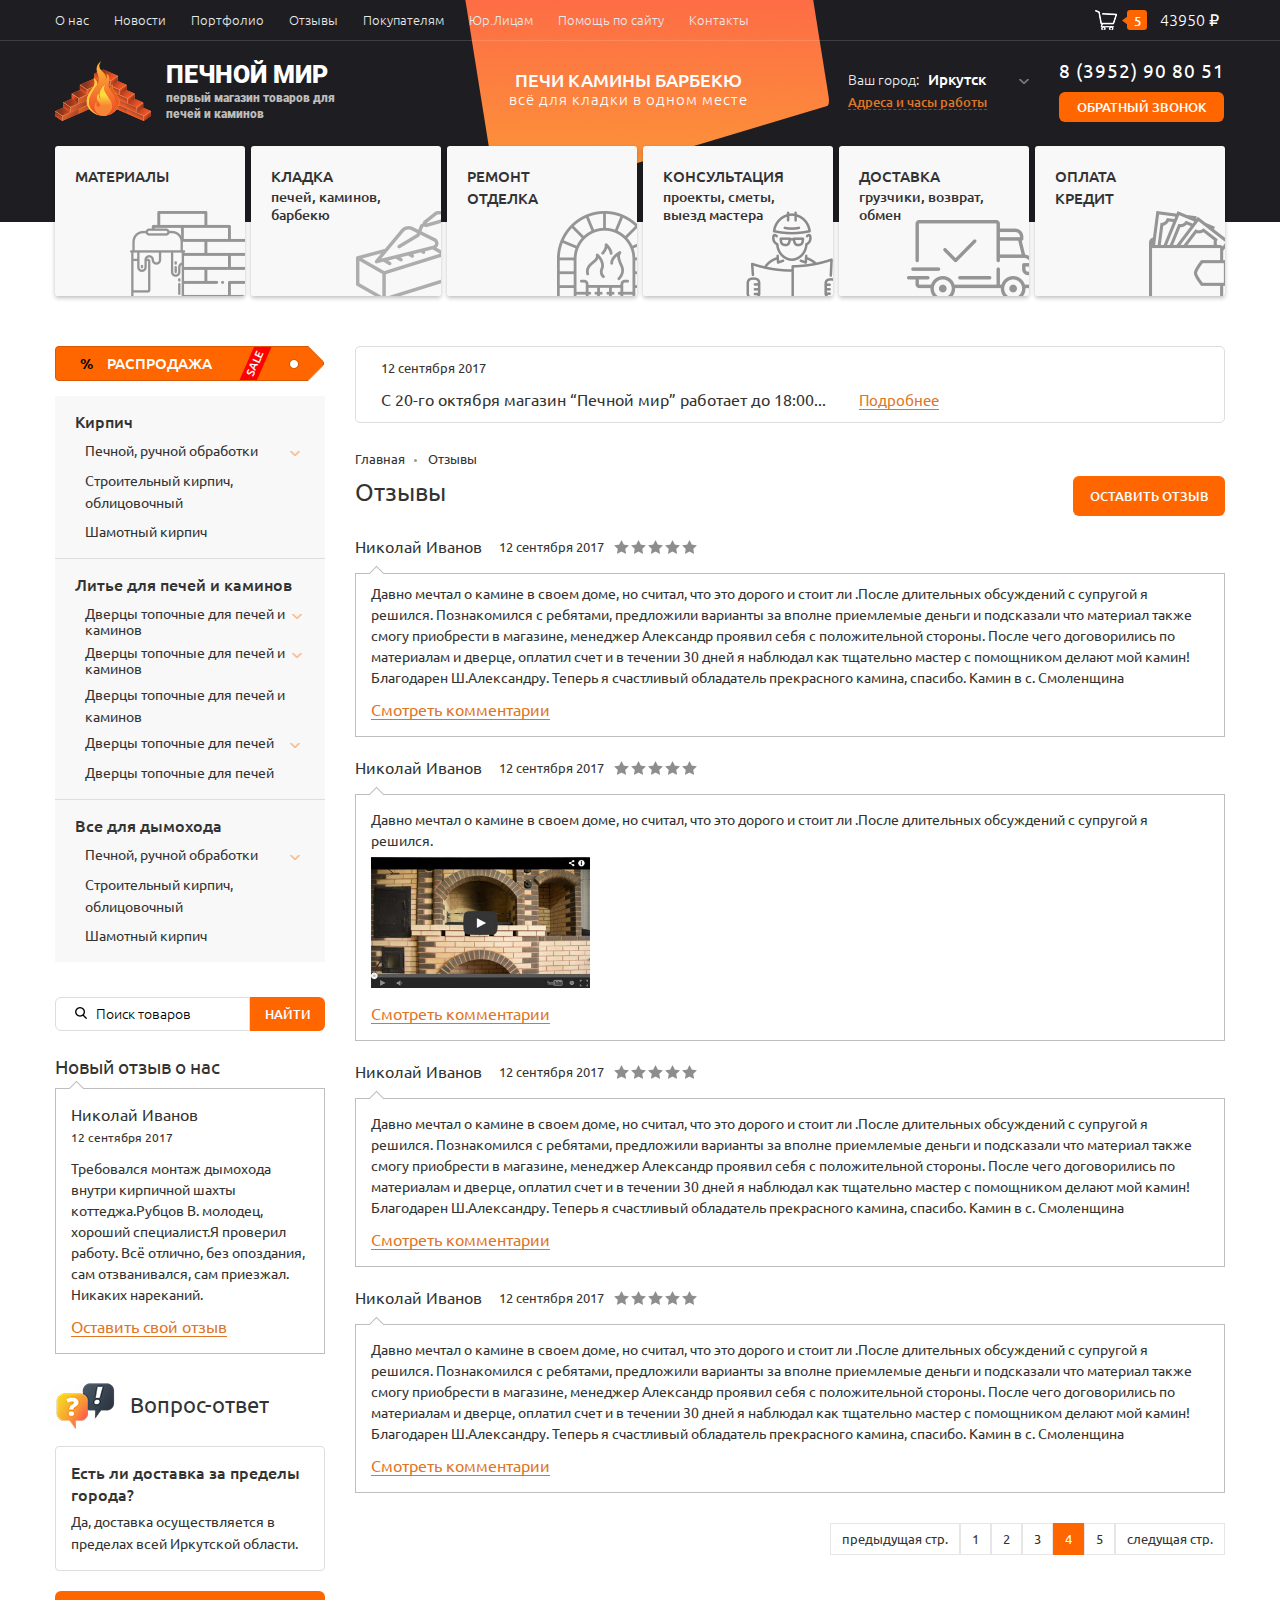
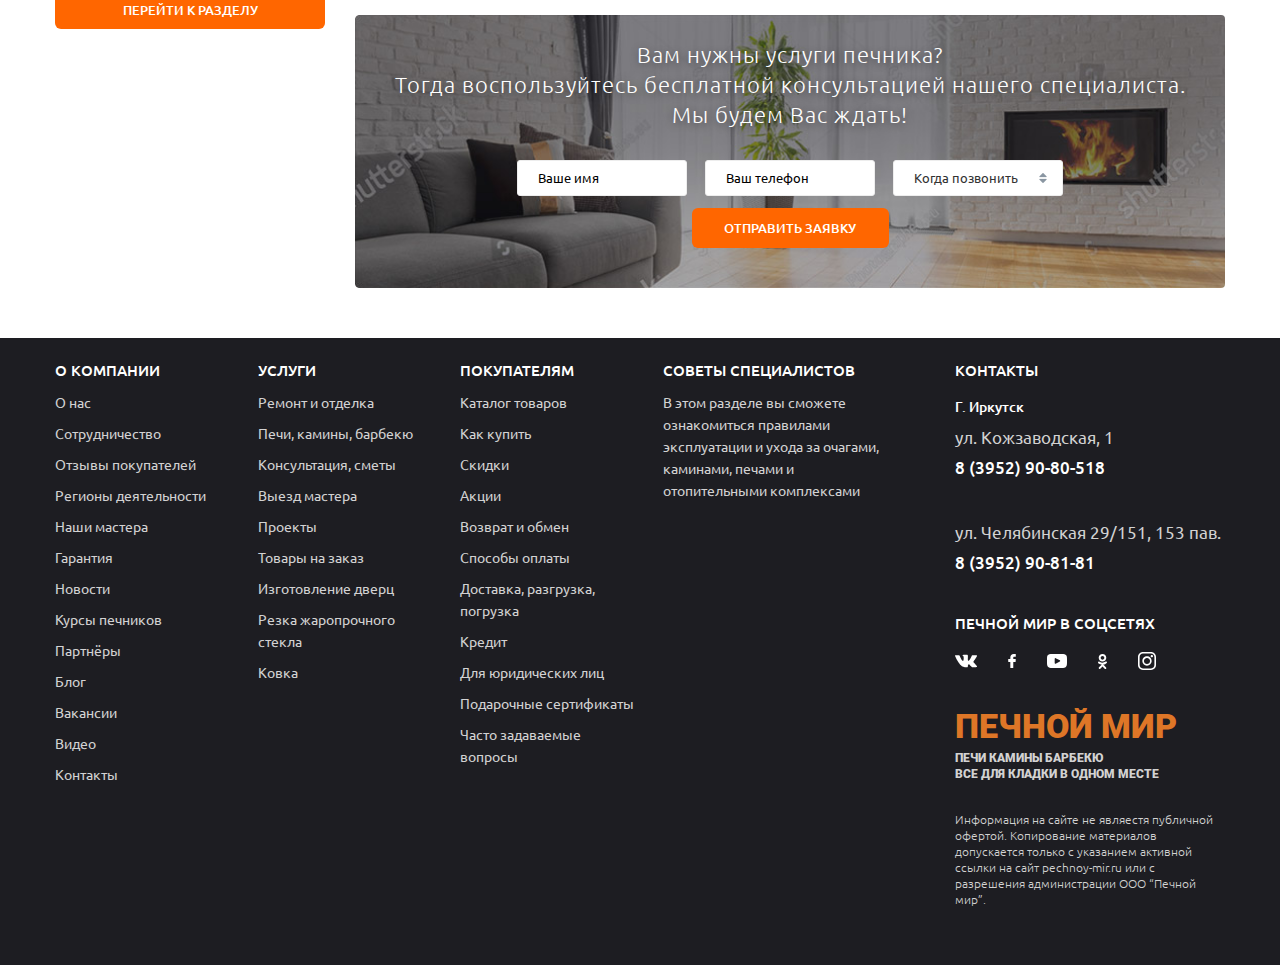
<file: comments.html>
<!DOCTYPE html>
<html lang="ru">
<head>
  <meta charset="UTF-8">
  <meta  name="viewport" content="width=device-width,initial-scale=1">
  <title>Печной мир: Отзывы</title>
  <link rel="stylesheet" href="css/main.min.css">
  <link rel="stylesheet" href="css/style-1.min.css">
  <link rel="stylesheet" href="css/style.min.css">
</head>
<body>
  <header class="header">
    <nav class="menu menu--closed">
      <div class="menu__wrap wrapper">
        <button class="menu__btn"><span class="visually-hidden">Открыть меню</span></button>
        <ul class="menu__list">
          <li class="menu__item">
            <a href="#" class="menu__link">О нас</a>
          </li>
          <li class="menu__item">
            <a href="#" class="menu__link">Новости</a>
          </li>
          <li class="menu__item">
            <a href="#" class="menu__link">Портфолио</a>
          </li>
          <li class="menu__item">
            <a href="#" class="menu__link">Отзывы</a>
          </li>
          <li class="menu__item">
            <a href="#" class="menu__link">Покупателям</a>
          </li>
          <li class="menu__item">
            <a href="#" class="menu__link">Юр.Лицам</a>
          </li>
          <li class="menu__item">
            <a href="#" class="menu__link">Помощь по сайту</a>
          </li>
          <li class="menu__item">
            <a href="#" class="menu__link">Контакты</a>
          </li>
        </ul>
        <a href="#" class="menu__cart">
          <img src="img/icon-cart.png" alt="Корзина" width="22" height="20">
          <span class="menu__number">5</span>
          <span class="menu__price">43950 &#8381;</span>
        </a>
      </div>
    </nav>
    <div class="header__middle wrapper">
      <div class="logo">
        <img src="img/logo.svg" alt="Logo" class="logo__img" width="96" height="59">
        <p class="logo__name"><span>Печной мир</span>первый магазин товаров для печей и  каминов</p>
      </div>
      <div class="header__wrap">
        <p class="header__title"><span>печи камины барбекю</span>всё для кладки в одном месте</p>
        <div class="header__address">
          <div class="header__city">
            <span>Ваш город:</span>
            <input type="checkbox" name="city" id="city">
            <ul class="header__list">
              <li><a class="header__drop header__drop--active">Иркутск</a></li>
              <li><a href="#" class="header__drop">Красноярск</a></li>
              <li><a href="#" class="header__drop">Улан-Удэ</a></li>
              <li><a href="#" class="header__drop">Другой</a></li>
            </ul>
            <label for="city" class="header__label"></label>
          </div>
          <a href="#" class="header__time"><span>Адреса и часы работы</span></a>
        </div>
        <div class="header__phone">
          <a href="Tel:+73952908051" class="header__tel">8 (3952) 90 80 51</a>
          <button type="button" class="header__call">Обратный звонок</button>
        </div>
      </div>
    </div>
    <nav class="card wrapper">
      <ul class="card__list">
        <li class="card__item">
          <a href="#" class="card__link">материалы</a>
        </li>
        <li class="card__item">
          <a href="#" class="card__link">кладка<span>печей, каминов, барбекю</span></a>
        </li>
        <li class="card__item">
          <a href="#" class="card__link">ремонт<br>Отделка</a>
        </li>
        <li class="card__item">
          <a href="#" class="card__link">Консультация<span>проекты, сметы, выезд мастера</span></a>
        </li>
        <li class="card__item">
          <a href="#" class="card__link">доставка<span>грузчики, возврат, обмен</span></a>
        </li>
        <li class="card__item">
          <a href="#" class="card__link">оплата<br>кредит</a>
        </li>
      </ul>
    </nav>
  </header>
  
  <main class="wrapper wrapper--internal">
    <section class="sidebar">
      <a href="#" class="sidebar__sale"><span>%</span> Распродажа</a>
      <input type="checkbox" name="sidebar" id="sidebar" class="sidebar__input">
      <label for="sidebar" class="sidebar__label">Каталог &raquo;</label>
      
      <div class="sidebar__block">
        <div class="sidebar__part">
          <h3 class="sidebar__h3">Кирпич</h3>
          <ul class="sidebar__list">
            <li class="sidebar__item">
              <input type="checkbox" name="brick" id="brick" class="sidebar__check">
              <div class="sidebar__field">
                <a href="#" class="sidebar__link">Печной, ручной обработки</a>
                <label for="brick" class="sidebar__arrow"><span class="visually-hidden">Развернуть</span></label>
              </div>
              <ul class="sidebar__dropdown">
                <li class="sidebar__drop">
                  <a href="#" class="sidebar__link">Пункт 1</a>
                </li>
                <li class="sidebar__drop">
                  <a href="#" class="sidebar__link">Пункт 2</a>
                </li>
              </ul>
            </li>
            <li class="sidebar__item">
              <a href="#" class="sidebar__link">Строительный кирпич, облицовочный</a>
            </li>
            <li class="sidebar__item">
              <a href="#" class="sidebar__link">Шамотный кирпич</a>
            </li>
          </ul>
        </div>
        <div class="sidebar__part">
          <h3 class="sidebar__h3">Литье для печей и каминов</h3>
          <ul class="sidebar__list">
            <li class="sidebar__item">
              <input type="checkbox" name="stove-1" id="stove-1" class="sidebar__check">
              <div class="sidebar__field">
                <a href="#" class="sidebar__link">Дверцы топочные для печей и каминов</a>
                <label for="stove-1" class="sidebar__arrow"><span class="visually-hidden">Развернуть</span></label>
              </div>
              <ul class="sidebar__dropdown">
                <li class="sidebar__drop">
                  <a href="#" class="sidebar__link">Пункт 1</a>
                </li>
                <li class="sidebar__drop">
                  <a href="#" class="sidebar__link">Пункт 2</a>
                </li>
              </ul>
            </li>
            <li class="sidebar__item">
              <input type="checkbox" name="stove-2" id="stove-2" class="sidebar__check">
              <div class="sidebar__field">
                <a href="#" class="sidebar__link">Дверцы топочные для печей и каминов</a>
                <label for="stove-2" class="sidebar__arrow"><span class="visually-hidden">Развернуть</span></label>
              </div>
              <ul class="sidebar__dropdown">
                <li class="sidebar__drop">
                  <a href="#" class="sidebar__link">Пункт 1</a>
                </li>
                <li class="sidebar__drop">
                  <a href="#" class="sidebar__link">Пункт 2</a>
                </li>
              </ul>
            </li>
            <li class="sidebar__item">
              <a href="#" class="sidebar__link">Дверцы топочные для печей и каминов</a>
            </li>
            <li class="sidebar__item">
              <input type="checkbox" name="stove-3" id="stove-3" class="sidebar__check">
              <div class="sidebar__field">
                <a href="#" class="sidebar__link">Дверцы топочные для печей</a>
                <label for="stove-3" class="sidebar__arrow"><span class="visually-hidden">Развернуть</span></label>
              </div>
              <ul class="sidebar__dropdown">
                <li class="sidebar__drop">
                  <a href="#" class="sidebar__link">Пункт 1</a>
                </li>
                <li class="sidebar__drop">
                  <a href="#" class="sidebar__link">Пункт 2</a>
                </li>
              </ul>
            </li>
            <li class="sidebar__item">
              <a href="#" class="sidebar__link">Дверцы топочные для печей</a>
            </li>
          </ul>
        </div>
        <div class="sidebar__part">
          <h3 class="sidebar__h3">Все для дымохода</h3>
          <ul class="sidebar__list">
            <li class="sidebar__item">
              <input type="checkbox" name="brick-2" id="brick-2" class="sidebar__check">
              <div class="sidebar__field">
                <a href="#" class="sidebar__link">Печной, ручной обработки</a>
                <label for="brick-2" class="sidebar__arrow"><span class="visually-hidden">Развернуть</span></label>
              </div>
              <ul class="sidebar__dropdown">
                <li class="sidebar__drop">
                  <a href="#" class="sidebar__link">Пункт 1</a>
                </li>
                <li class="sidebar__drop">
                  <a href="#" class="sidebar__link">Пункт 2</a>
                </li>
              </ul>
            </li>
            <li class="sidebar__item">
              <a href="#" class="sidebar__link">Строительный кирпич, облицовочный</a>
            </li>
            <li class="sidebar__item">
              <a href="#" class="sidebar__link">Шамотный кирпич</a>
            </li>
          </ul>
        </div>
      </div>
      
      <form action="#" method="get" class="search">
        <input type="text" name="search" id="search" class="search__input" placeholder="Поиск товаров">
        <button type="submit" name="search-btn" class="search__btn">Найти</button>
      </form>
      
      <div class="sidebar__review">
        <h3 class="sidebar__title">Новый отзыв о нас</h3>
        <div class="sidebar__comment comment-border">
          <p class="review__name sidebar__name">Николай Иванов</p>
          <time datetime="2017-09-12T12:37:00+03:00" class="review__date">12 сентября 2017</time>
          <p class="review__text sidebar__text">Требовался монтаж дымохода внутри кирпичной шахты коттеджа.Рубцов В. молодец, хороший специалист.Я проверил работу. Всё отлично, без опоздания, сам отзванивался, сам приезжал. Никаких нареканий.</p>
          <a href="#" class="link review__link"><span>Оставить свой отзыв</span></a>
        </div>
      </div>
      
      <div class="sidebar__faq">
        <h3 class="sidebar__pic">Вопрос-ответ</h3>
        <div class="sidebar__card">
          <p class="sidebar__question">Есть ли доставка за пределы города?</p>
          <p class="sidebar__info">Да, доставка осуществляется в пределах всей Иркутской области.</p>
        </div>
        <a href="#" class="btn sidebar__btn">перейти к разделу</a>
      </div>
    </section>
    
    <section class="main">
      <aside class="anounce">
        <time datetime="2017-09-12T12:37:00+03:00" class="date">12 сентября 2017</time>
        <div class="anounce__wrap">
          <p class="anounce__text">С 20-го октября магазин “Печной мир” работает до 18:00...</p>
          <a href="#" class="link anounce__link"><span>Подробнее</span></a>
        </div>
      </aside>
      
      <nav class="breadcrumbs">
        <a href="#" class="breadcrumbs__link">Главная</a>
        <span class="breadcrumbs__link breadcrumbs__link--active">Отзывы</span>
      </nav>
      
      <article class="comment">
        <div class="comment__h1">
          <h1 class="title-h1 title-h1--internal">Отзывы</h1>
          <button type="button" class="btn comment__modal">Оставить отзыв</button>
        </div>
        
        <ul class="comment__list">
          <li class="comment__item">
            <div class="comment__wrap">
              <p class="comment__name">Николай Иванов</p>
              <time datetime="2017-09-12T12:37:00+03:00" class="date">12 сентября 2017</time>
              <div class="stars">
                <input id="star-5" type="radio" name="stars1" class="stars__radio">
                <label title="gorgeous" for="star-5" class="stars__label"></label>
                <input id="star-4" type="radio" name="stars1" class="stars__radio">
                <label title="good" for="star-4" class="stars__label"></label>
                <input id="star-3" type="radio" name="stars1" class="stars__radio">
                <label title="regular" for="star-3" class="stars__label"></label>
                <input id="star-2" type="radio" name="stars1" class="stars__radio">
                <label title="poor" for="star-2" class="stars__label"></label>
                <input id="star-1" type="radio" name="stars1" class="stars__radio">
                <label title="bad" for="star-1" class="stars__label"></label>
              </div>
            </div>
            <div class="comment-border comment__block">
              <p class="comment__text">Давно мечтал о камине в своем доме, но считал, что это дорого и стоит ли .После длительных обсуждений с супругой я решился. Познакомился с ребятами, предложили варианты за вполне приемлемые деньги и подсказали что материал также смогу приобрести в магазине, менеджер Александр проявил себя с положительной стороны. После чего договорились по материалам и дверце, оплатил счет и в течении 30 дней я наблюдал как тщательно мастер с помощником делают мой камин! Благодарен Ш.Александру. Теперь я счастливый обладатель прекрасного камина, спасибо. Камин в с. Смоленщина</p>
              <a href="#" class="link comment__link"><span>Смотреть комментарии</span></a>
            </div>
          </li>
          <li class="comment__item">
            <div class="comment__wrap">
              <p class="comment__name">Николай Иванов</p>
              <time datetime="2017-09-12T12:37:00+03:00" class="date">12 сентября 2017</time>
              <div class="stars">
                <input id="star5" type="radio" name="stars2" class="stars__radio">
                <label title="gorgeous" for="star5" class="stars__label"></label>
                <input id="star4" type="radio" name="stars2" class="stars__radio">
                <label title="good" for="star4" class="stars__label"></label>
                <input id="star3" type="radio" name="stars2" class="stars__radio">
                <label title="regular" for="star3" class="stars__label"></label>
                <input id="star2" type="radio" name="stars2" class="stars__radio">
                <label title="poor" for="star2" class="stars__label"></label>
                <input id="star1" type="radio" name="stars2" class="stars__radio">
                <label title="bad" for="star1" class="stars__label"></label>
              </div>
            </div>
            <div class="comment-border">
              <p class="comment__text">Давно мечтал о камине в своем доме, но считал, что это дорого и стоит ли .После длительных обсуждений с супругой я решился.</p>
              <div class="comment__video comment__video--small">
                <iframe width="219" height="131" src="https://www.youtube.com/embed/Kr2D1VnZJqg" allowfullscreen></iframe>
              </div>
              <a href="#" class="link comment__link"><span>Смотреть комментарии</span></a>
            </div>
          </li>
          <li class="comment__item">
            <div class="comment__wrap">
              <p class="comment__name">Николай Иванов</p>
              <time datetime="2017-09-12T12:37:00+03:00" class="date">12 сентября 2017</time>
              <div class="stars">
                <input id="star05" type="radio" name="stars3" class="stars__radio">
                <label title="gorgeous" for="star05" class="stars__label"></label>
                <input id="star04" type="radio" name="stars3" class="stars__radio">
                <label title="good" for="star04" class="stars__label"></label>
                <input id="star03" type="radio" name="stars3" class="stars__radio">
                <label title="regular" for="star03" class="stars__label"></label>
                <input id="star02" type="radio" name="stars3" class="stars__radio">
                <label title="poor" for="star02" class="stars__label"></label>
                <input id="star01" type="radio" name="stars3" class="stars__radio">
                <label title="bad" for="star01" class="stars__label"></label>
              </div>
            </div>
            <div class="comment-border">
              <p class="comment__text">Давно мечтал о камине в своем доме, но считал, что это дорого и стоит ли .После длительных обсуждений с супругой я решился. Познакомился с ребятами, предложили варианты за вполне приемлемые деньги и подсказали что материал также смогу приобрести в магазине, менеджер Александр проявил себя с положительной стороны. После чего договорились по материалам и дверце, оплатил счет и в течении 30 дней я наблюдал как тщательно мастер с помощником делают мой камин! Благодарен Ш.Александру. Теперь я счастливый обладатель прекрасного камина, спасибо. Камин в с. Смоленщина</p>
              <a href="#" class="link comment__link"><span>Смотреть комментарии</span></a>
            </div>
          </li>
          <li class="comment__item">
            <div class="comment__wrap">
              <p class="comment__name">Николай Иванов</p>
              <time datetime="2017-09-12T12:37:00+03:00" class="date">12 сентября 2017</time>
              <div class="stars">
                <input id="star_5" type="radio" name="stars4" class="stars__radio">
                <label title="gorgeous" for="star_5" class="stars__label"></label>
                <input id="star_4" type="radio" name="stars4" class="stars__radio">
                <label title="good" for="star_4" class="stars__label"></label>
                <input id="star_3" type="radio" name="stars4" class="stars__radio">
                <label title="regular" for="star_3" class="stars__label"></label>
                <input id="star_2" type="radio" name="stars4" class="stars__radio">
                <label title="poor" for="star_2" class="stars__label"></label>
                <input id="star_1" type="radio" name="stars4" class="stars__radio">
                <label title="bad" for="star_1" class="stars__label"></label>
              </div>
            </div>
            <div class="comment-border">
              <p class="comment__text">Давно мечтал о камине в своем доме, но считал, что это дорого и стоит ли .После длительных обсуждений с супругой я решился. Познакомился с ребятами, предложили варианты за вполне приемлемые деньги и подсказали что материал также смогу приобрести в магазине, менеджер Александр проявил себя с положительной стороны. После чего договорились по материалам и дверце, оплатил счет и в течении 30 дней я наблюдал как тщательно мастер с помощником делают мой камин! Благодарен Ш.Александру. Теперь я счастливый обладатель прекрасного камина, спасибо. Камин в с. Смоленщина</p>
              <a href="#" class="link comment__link"><span>Смотреть комментарии</span></a>
            </div>
          </li>
        </ul>
      </article>
      
      <nav class="paginator">
        <a href="#" class="paginator__link"><b>&laquo; </b><span>предыдущая стр.</span></a>
        <a href="#" class="paginator__link">1</a>
        <a href="#" class="paginator__link">2</a>
        <a href="#" class="paginator__link">3</a>
        <a class="paginator__link paginator__link--active">4</a>
        <a href="#" class="paginator__link">5</a>
        <a href="#" class="paginator__link"><span>следущая стр.</span><b> &raquo;</b></a>
      </nav>
      
      <div class="feedback">
        <h2 class="feedback__h2">Вам нужны услуги печника?<br>Тогда воспользуйтесь бесплатной консультацией нашего специалиста.<br>Мы будем Вас ждать!</h2>
        <form action="#" method="post" class="feedback__form">
          <div class="feedback__wrap">
            <input type="text" name="name" id="form-name" class="feedback__input" placeholder="Ваше имя">
            <input type="tel" name="phone" id="form-phone" class="feedback__input" placeholder="Ваш телефон">
            <input type="checkbox" name="time" id="form-time" class="feedback__check">
            <div class="feedback__select">
              <label for="form-time" class="feedback__time">Когда позвонить</label>
              <ul class="feedback__dropdown">
                <li><a href="#" class="feedback__drop">10:00</a></li>
                <li><a href="#" class="feedback__drop">11:00</a></li>
                <li><a href="#" class="feedback__drop">12:00</a></li>
              </ul>
            </div>
          </div>
          <button class="btn feedback__btn">Отправить заявку</button>
        </form>
      </div>
    </section>
  </main>
  
  <footer class="footer">
    <div class="footer__wrap wrapper">
      <div class="footer__column">
        <input type="checkbox" name="about" id="about" class="footer__input">
        <label for="about" class="footer__h3">О КОМПАНИИ</label>
        <ul class="footer__list">
          <li><a href="#" class="footer__link">О нас</a></li>
          <li><a href="#" class="footer__link">Сотрудничество</a></li>
          <li><a href="#" class="footer__link">Отзывы покупателей</a></li>
          <li><a href="#" class="footer__link">Регионы деятельности</a></li>
          <li><a href="#" class="footer__link">Наши мастера</a></li>
          <li><a href="#" class="footer__link">Гарантия</a></li>
          <li><a href="#" class="footer__link">Новости</a></li>
          <li><a href="#" class="footer__link">Курсы печников</a></li>
          <li><a href="#" class="footer__link">Партнёры</a></li>
          <li><a href="#" class="footer__link">Блог</a></li>
          <li><a href="#" class="footer__link">Вакансии</a></li>
          <li><a href="#" class="footer__link">Видео</a></li>
          <li><a href="#" class="footer__link">Контакты</a></li>
        </ul>
      </div>
      <div class="footer__column">
        <input type="checkbox" name="service" id="service" class="footer__input">
        <label for="service" class="footer__h3">УСЛУГИ</label>
        <ul class="footer__list">
          <li><a href="#" class="footer__link">Ремонт и отделка</a></li>
          <li><a href="#" class="footer__link">Печи, камины, барбекю</a></li>
          <li><a href="#" class="footer__link">Консультация, сметы</a></li>
          <li><a href="#" class="footer__link">Выезд мастера</a></li>
          <li><a href="#" class="footer__link">Проекты</a></li>
          <li><a href="#" class="footer__link">Товары на заказ</a></li>
          <li><a href="#" class="footer__link">Изготовление дверц</a></li>
          <li><a href="#" class="footer__link">Резка жаропрочного стекла</a></li>
          <li><a href="#" class="footer__link">Ковка</a></li>
        </ul>
      </div>
      <div class="footer__column">
        <input type="checkbox" name="customer" id="customer" class="footer__input">
        <label for="customer" class="footer__h3">ПОКУПАТЕЛЯМ</label>
        <ul class="footer__list">
          <li><a href="#" class="footer__link">Каталог товаров</a></li>
          <li><a href="#" class="footer__link">Как купить</a></li>
          <li><a href="#" class="footer__link">Скидки</a></li>
          <li><a href="#" class="footer__link">Акции</a></li>
          <li><a href="#" class="footer__link">Возврат и обмен</a></li>
          <li><a href="#" class="footer__link">Способы оплаты</a></li>
          <li><a href="#" class="footer__link">Доставка, разгрузка, погрузка</a></li>
          <li><a href="#" class="footer__link">Кредит</a></li>
          <li><a href="#" class="footer__link">Для юридических лиц</a></li>
          <li><a href="#" class="footer__link">Подарочные сертификаты</a></li>
          <li><a href="#" class="footer__link">Часто задаваемые вопросы</a></li>
        </ul>
      </div>
      <div class="footer__block footer__block--advice">
        <h3 class="footer__h3">СОВЕТЫ СПЕЦИАЛИСТОВ</h3>
        <a href="#" class="footer__link">В этом разделе вы сможете ознакомиться правилами эксплуатации и ухода за очагами, каминами, печами и отопительными комплексами</a>
      </div>
      <section class="footer__block">
        <h3 class="footer__h3">Контакты</h3>
        <p class="footer__city">Г. Иркутск</p>
        <div class="footer__place">
          <div>
            <p class="footer__address">ул. Кожзаводская, 1</p>
            <a href="Tel:+739529080518" class="footer__phone">8 (3952) 90-80-518</a>
          </div>
          <div>
            <p class="footer__address">ул. Челябинская 29/151, 153 пав.</p>
            <a href="Tel:+73952908181" class="footer__phone">8 (3952) 90-81-81</a>
          </div>
        </div>
        <h3 class="footer__h3">Печной мир в соцсетях</h3>
        <ul class="social">
          <li class="social__item">
            <a href="#" class="social__link">
              <img src="img/vk-logo.svg" alt="Вконтакте" class="social__img" width="22" height="12">
            </a>
          </li>
          <li class="social__item">
            <a href="#" class="social__link">
              <img src="img/facebook-logo.svg" alt="Facebook" class="social__img" width="14" height="22">
            </a>
          </li>
          <li class="social__item">
            <a href="#" class="social__link">
              <img src="img/youtube.svg" alt="Youtube" class="social__img" width="20" height="15">
            </a>
          </li>
          <li class="social__item">
            <a href="#" class="social__link">
              <img src="img/odnoklassniki-logo.svg" alt="Одноклассники" class="social__img" width="15" height="22">
            </a>
          </li>
          <li class="social__item">
            <a href="#" class="social__link">
              <img src="img/instagram-logo.svg" alt="Инстаграм" class="social__img" width="18" height="18">
            </a>
          </li>
        </ul>
        <p class="footer__logo"><span>Печной мир</span>Печи Камины барбекю<br>Все для кладки в одном месте</p>
        <p class="footer__copyright">Информация на сайте не являестя публичной офертой. Копирование материалов допускается только с указанием активной ссылки на сайт pechnoy-mir.ru или с разрешения администрации ООО “Печной мир”.</p>
      </section>
    </div>
  </footer>

<!-- Modal window -->
  <div style="display: none;">
    <div class="modal" id="modal">
      <button type="button" class="modal__close arcticmodal-close"><span class="visually-hidden">Закрыть</span></button>
      <h2 class="title-h2">Заказать обратный звонок</h2>
      <form action="#" method="post" class="modal__form">
        <div class="modal__field">
          <label for="name" class="modal__label">Ваше имя:</label>
          <input type="text" name="name" id="name" class="modal__input" required>
        </div>
        <div class="modal__field">
          <label for="phone" class="modal__label">Телефон:</label>
          <input type="tel" name="phone" id="phone" class="modal__input" required>
        </div>
        <div class="modal__field">
          <label for="time" class="modal__label">Время звонка:</label>
          <input type="text" name="time" id="time" class="modal__input">
        </div>
        <button type="submit" class="modal__btn">Заказать</button>
      </form>
    </div>
  </div>
  
<!-- Add review -->
  <div style="display: none;">
    <div class="comment__add-modal" id="review">
      <button type="button" class="comment__close arcticmodal-close"><span class="visually-hidden">Закрыть</span></button>
      <h2 class="comment__title">Добавить отзыв</h2>
      <p class="comment__text">Здесь Вы можете описать свои впечатления о приобретенных товарах, а также о самом процессе покупки, доставки или работы пункта выдачи.</p>
      <div class="comment__wrap">
        <p class="comment__text">Оценка товара</p>
        <div class="stars">
          <input id="star-m5" type="radio" name="review" class="stars__radio">
          <label title="gorgeous" for="star-m5" class="stars__label"></label>
          <input id="star-m4" type="radio" name="review" class="stars__radio">
          <label title="good" for="star-m4" class="stars__label"></label>
          <input id="star-m3" type="radio" name="review" class="stars__radio">
          <label title="regular" for="star-m3" class="stars__label"></label>
          <input id="star-m2" type="radio" name="review" class="stars__radio">
          <label title="poor" for="star-m2" class="stars__label"></label>
          <input id="star-m1" type="radio" name="review" class="stars__radio">
          <label title="bad" for="star-m1" class="stars__label"></label>
        </div>
      </div>
      <form action="#" method="post" class="comment__form">
        <div class="comment__wrap">
          <input type="text" name="add" class="comment__input" placeholder="Ваше имя">
          <input type="tel" name="tel" class="comment__input" placeholder="Ваш телефон">
        </div>
        <textarea name="text" class="comment__area" placeholder="Текст сообщения"></textarea>
        <div class="comment__captcha">
          <img src="img/captcha.jpg" alt="" width="156" height="62">
          <p class="comment__code">
            <label for="captcha">Код с картинки</label>
            <input type="text" name="captcha" id="captcha">
          </p>
        </div>
        <button type="submit" name="review" class="btn comment__btn">Добавить отзыв</button>
      </form>
    </div>
  </div>
  
  <script src="js/jquery-3.2.1.min.js"></script>
  <script src="js/jquery.arcticmodal-0.3.min.js"></script>
  <script src="js/script.js"></script>
  
<!-- Modal window call -->
  <script>
    $(".header__call").click(function(){
      $(function(){
        $("#modal").arcticmodal({
          overlay: {
          css: {
            backgroundColor: "#000",
            opacity: .8,
            }
          }
        });
      });
    });
  </script>
  
<!-- Comment add window call -->
  <script>
    $(".comment__modal").click(function(){
      $(function(){
        $("#review").arcticmodal({
          overlay: {
          css: {
            backgroundColor: "#000",
            opacity: .3,
            }
          }
        });
      });
    });
  </script>
</body>
</html>
</file>
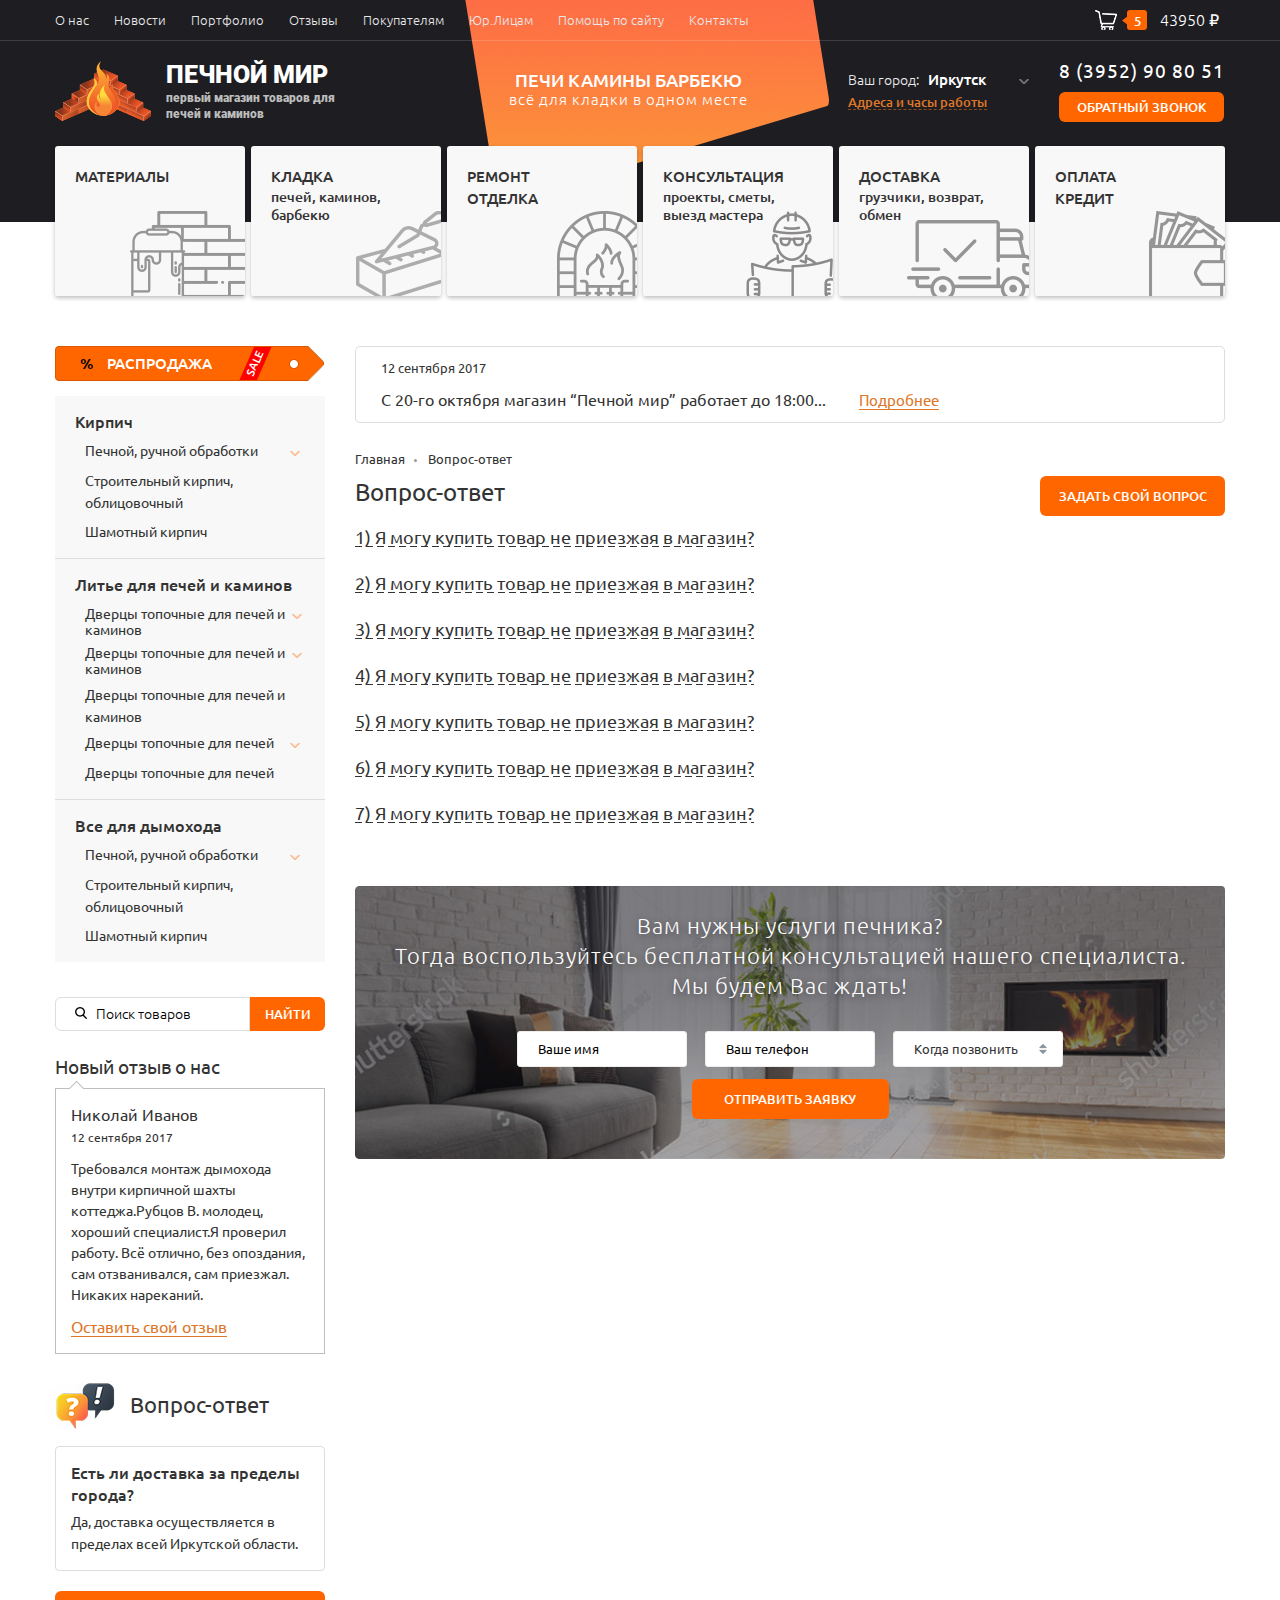
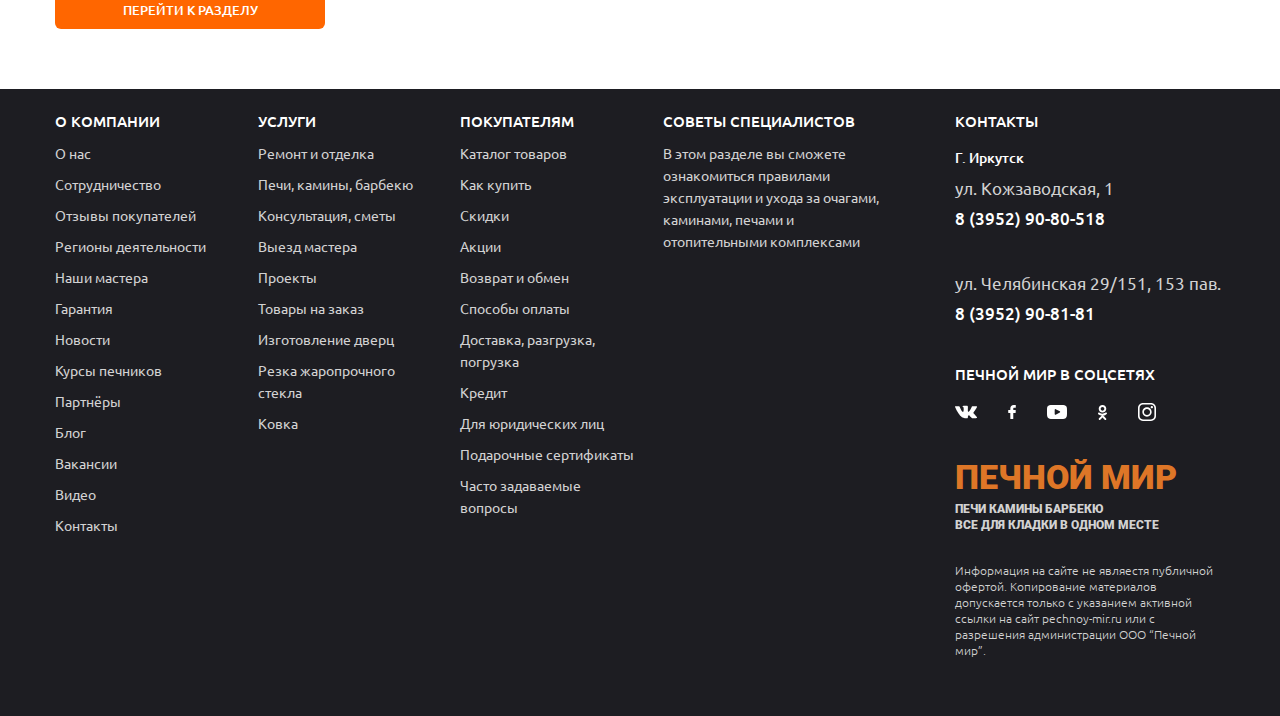
<file: faq.html>
<!DOCTYPE html>
<html lang="ru">
<head>
  <meta charset="UTF-8">
  <meta  name="viewport" content="width=device-width,initial-scale=1">
  <title>Печной мир: Вопрос-ответ</title>
  <link rel="stylesheet" href="css/main.min.css">
  <link rel="stylesheet" href="css/style-1.min.css">
  <link rel="stylesheet" href="css/style.min.css">
</head>
<body>
  <header class="header">
    <nav class="menu menu--closed">
      <div class="menu__wrap wrapper">
        <button class="menu__btn"><span class="visually-hidden">Открыть меню</span></button>
        <ul class="menu__list">
          <li class="menu__item">
            <a href="#" class="menu__link">О нас</a>
          </li>
          <li class="menu__item">
            <a href="#" class="menu__link">Новости</a>
          </li>
          <li class="menu__item">
            <a href="#" class="menu__link">Портфолио</a>
          </li>
          <li class="menu__item">
            <a href="#" class="menu__link">Отзывы</a>
          </li>
          <li class="menu__item">
            <a href="#" class="menu__link">Покупателям</a>
          </li>
          <li class="menu__item">
            <a href="#" class="menu__link">Юр.Лицам</a>
          </li>
          <li class="menu__item">
            <a href="#" class="menu__link">Помощь по сайту</a>
          </li>
          <li class="menu__item">
            <a href="#" class="menu__link">Контакты</a>
          </li>
        </ul>
        <a href="#" class="menu__cart">
          <img src="img/icon-cart.png" alt="Корзина" width="22" height="20">
          <span class="menu__number">5</span>
          <span class="menu__price">43950 &#8381;</span>
        </a>
      </div>
    </nav>
    <div class="header__middle wrapper">
      <div class="logo">
        <img src="img/logo.svg" alt="Logo" class="logo__img" width="96" height="59">
        <p class="logo__name"><span>Печной мир</span>первый магазин товаров для печей и  каминов</p>
      </div>
      <div class="header__wrap">
        <p class="header__title"><span>печи камины барбекю</span>всё для кладки в одном месте</p>
        <div class="header__address">
          <div class="header__city">
            <span>Ваш город:</span>
            <input type="checkbox" name="city" id="city">
            <ul class="header__list">
              <li><a class="header__drop header__drop--active">Иркутск</a></li>
              <li><a href="#" class="header__drop">Красноярск</a></li>
              <li><a href="#" class="header__drop">Улан-Удэ</a></li>
              <li><a href="#" class="header__drop">Другой</a></li>
            </ul>
            <label for="city" class="header__label"></label>
          </div>
          <a href="#" class="header__time"><span>Адреса и часы работы</span></a>
        </div>
        <div class="header__phone">
          <a href="Tel:+73952908051" class="header__tel">8 (3952) 90 80 51</a>
          <button type="button" class="header__call">Обратный звонок</button>
        </div>
      </div>
    </div>
    <nav class="card wrapper">
      <ul class="card__list">
        <li class="card__item">
          <a href="#" class="card__link">материалы</a>
        </li>
        <li class="card__item">
          <a href="#" class="card__link">кладка<span>печей, каминов, барбекю</span></a>
        </li>
        <li class="card__item">
          <a href="#" class="card__link">ремонт<br>Отделка</a>
        </li>
        <li class="card__item">
          <a href="#" class="card__link">Консультация<span>проекты, сметы, выезд мастера</span></a>
        </li>
        <li class="card__item">
          <a href="#" class="card__link">доставка<span>грузчики, возврат, обмен</span></a>
        </li>
        <li class="card__item">
          <a href="#" class="card__link">оплата<br>кредит</a>
        </li>
      </ul>
    </nav>
  </header>
  
  <main class="wrapper wrapper--internal">
    <section class="sidebar">
      <a href="#" class="sidebar__sale"><span>%</span> Распродажа</a>
      <input type="checkbox" name="sidebar" id="sidebar" class="sidebar__input">
      <label for="sidebar" class="sidebar__label">Каталог &raquo;</label>
      
      <div class="sidebar__block">
        <div class="sidebar__part">
          <h3 class="sidebar__h3">Кирпич</h3>
          <ul class="sidebar__list">
            <li class="sidebar__item">
              <input type="checkbox" name="brick" id="brick" class="sidebar__check">
              <div class="sidebar__field">
                <a href="#" class="sidebar__link">Печной, ручной обработки</a>
                <label for="brick" class="sidebar__arrow"><span class="visually-hidden">Развернуть</span></label>
              </div>
              <ul class="sidebar__dropdown">
                <li class="sidebar__drop">
                  <a href="#" class="sidebar__link">Пункт 1</a>
                </li>
                <li class="sidebar__drop">
                  <a href="#" class="sidebar__link">Пункт 2</a>
                </li>
              </ul>
            </li>
            <li class="sidebar__item">
              <a href="#" class="sidebar__link">Строительный кирпич, облицовочный</a>
            </li>
            <li class="sidebar__item">
              <a href="#" class="sidebar__link">Шамотный кирпич</a>
            </li>
          </ul>
        </div>
        <div class="sidebar__part">
          <h3 class="sidebar__h3">Литье для печей и каминов</h3>
          <ul class="sidebar__list">
            <li class="sidebar__item">
              <input type="checkbox" name="stove-1" id="stove-1" class="sidebar__check">
              <div class="sidebar__field">
                <a href="#" class="sidebar__link">Дверцы топочные для печей и каминов</a>
                <label for="stove-1" class="sidebar__arrow"><span class="visually-hidden">Развернуть</span></label>
              </div>
              <ul class="sidebar__dropdown">
                <li class="sidebar__drop">
                  <a href="#" class="sidebar__link">Пункт 1</a>
                </li>
                <li class="sidebar__drop">
                  <a href="#" class="sidebar__link">Пункт 2</a>
                </li>
              </ul>
            </li>
            <li class="sidebar__item">
              <input type="checkbox" name="stove-2" id="stove-2" class="sidebar__check">
              <div class="sidebar__field">
                <a href="#" class="sidebar__link">Дверцы топочные для печей и каминов</a>
                <label for="stove-2" class="sidebar__arrow"><span class="visually-hidden">Развернуть</span></label>
              </div>
              <ul class="sidebar__dropdown">
                <li class="sidebar__drop">
                  <a href="#" class="sidebar__link">Пункт 1</a>
                </li>
                <li class="sidebar__drop">
                  <a href="#" class="sidebar__link">Пункт 2</a>
                </li>
              </ul>
            </li>
            <li class="sidebar__item">
              <a href="#" class="sidebar__link">Дверцы топочные для печей и каминов</a>
            </li>
            <li class="sidebar__item">
              <input type="checkbox" name="stove-3" id="stove-3" class="sidebar__check">
              <div class="sidebar__field">
                <a href="#" class="sidebar__link">Дверцы топочные для печей</a>
                <label for="stove-3" class="sidebar__arrow"><span class="visually-hidden">Развернуть</span></label>
              </div>
              <ul class="sidebar__dropdown">
                <li class="sidebar__drop">
                  <a href="#" class="sidebar__link">Пункт 1</a>
                </li>
                <li class="sidebar__drop">
                  <a href="#" class="sidebar__link">Пункт 2</a>
                </li>
              </ul>
            </li>
            <li class="sidebar__item">
              <a href="#" class="sidebar__link">Дверцы топочные для печей</a>
            </li>
          </ul>
        </div>
        <div class="sidebar__part">
          <h3 class="sidebar__h3">Все для дымохода</h3>
          <ul class="sidebar__list">
            <li class="sidebar__item">
              <input type="checkbox" name="brick-2" id="brick-2" class="sidebar__check">
              <div class="sidebar__field">
                <a href="#" class="sidebar__link">Печной, ручной обработки</a>
                <label for="brick-2" class="sidebar__arrow"><span class="visually-hidden">Развернуть</span></label>
              </div>
              <ul class="sidebar__dropdown">
                <li class="sidebar__drop">
                  <a href="#" class="sidebar__link">Пункт 1</a>
                </li>
                <li class="sidebar__drop">
                  <a href="#" class="sidebar__link">Пункт 2</a>
                </li>
              </ul>
            </li>
            <li class="sidebar__item">
              <a href="#" class="sidebar__link">Строительный кирпич, облицовочный</a>
            </li>
            <li class="sidebar__item">
              <a href="#" class="sidebar__link">Шамотный кирпич</a>
            </li>
          </ul>
        </div>
      </div>
      
      <form action="#" method="get" class="search">
        <input type="text" name="search" id="search" class="search__input" placeholder="Поиск товаров">
        <button type="submit" name="search-btn" class="search__btn">Найти</button>
      </form>
      
      <div class="sidebar__review">
        <h3 class="sidebar__title">Новый отзыв о нас</h3>
        <div class="sidebar__comment comment-border">
          <p class="review__name sidebar__name">Николай Иванов</p>
          <time datetime="2017-09-12T12:37:00+03:00" class="review__date">12 сентября 2017</time>
          <p class="review__text sidebar__text">Требовался монтаж дымохода внутри кирпичной шахты коттеджа.Рубцов В. молодец, хороший специалист.Я проверил работу. Всё отлично, без опоздания, сам отзванивался, сам приезжал. Никаких нареканий.</p>
          <a href="#" class="link review__link"><span>Оставить свой отзыв</span></a>
        </div>
      </div>
      
      <div class="sidebar__faq">
        <h3 class="sidebar__pic">Вопрос-ответ</h3>
        <div class="sidebar__card">
          <p class="sidebar__question">Есть ли доставка за пределы города?</p>
          <p class="sidebar__info">Да, доставка осуществляется в пределах всей Иркутской области.</p>
        </div>
        <a href="#" class="btn sidebar__btn">перейти к разделу</a>
      </div>
    </section>
    
    <section class="main">
      <aside class="anounce">
        <time datetime="2017-09-12T12:37:00+03:00" class="date">12 сентября 2017</time>
        <div class="anounce__wrap">
          <p class="anounce__text">С 20-го октября магазин “Печной мир” работает до 18:00...</p>
          <a href="#" class="link anounce__link"><span>Подробнее</span></a>
        </div>
      </aside>
      
      <nav class="breadcrumbs">
        <a href="#" class="breadcrumbs__link">Главная</a>
        <span class="breadcrumbs__link breadcrumbs__link--active">Вопрос-ответ</span>
      </nav>
      
      <article class="faq">
        <div class="faq__h1">
          <h1 class="title-h1 title-h1--internal">Вопрос-ответ</h1>
          <button type="button" class="btn faq__modal">Задать свой вопрос</button>
        </div>
        <ul class="faq__list">
          <li class="faq__item">
            <input type="checkbox" name="faq" id="faq-1" class="faq__check">
            <label for="faq-1" class="faq__label"><span>1) Я могу купить товар не приезжая в магазин?</span></label>
            <div class="faq__field">
              <p class="faq__answer comment-border comment-border--grey">Да, Вы можете приобрести товар любым удобным для Вас способом: по телефону, на сайте, эл. почте, в магазине. При этом оплатить возможно при получении наличными или по карте.</p>
              <p class="faq__comment">Ответ был неполный? Уточните по <span class="faq__call">форме</span> или по телефону 90-80-51</p>
            </div>
          </li>
          <li class="faq__item">
            <input type="checkbox" name="faq" id="faq-2" class="faq__check">
            <label for="faq-2" class="faq__label"><span>2) Я могу купить товар не приезжая в магазин?</span></label>
            <div class="faq__field">
              <p class="faq__answer comment-border comment-border--grey">Да, Вы можете приобрести товар любым удобным для Вас способом: по телефону, на сайте, эл. почте, в магазине. При этом оплатить возможно при получении наличными или по карте.</p>
              <p class="faq__comment">Ответ был неполный? Уточните по <span class="faq__call">форме</span> или по телефону 90-80-51</p>
            </div>
          </li>
          <li class="faq__item">
            <input type="checkbox" name="faq" id="faq-3" class="faq__check">
            <label for="faq-3" class="faq__label"><span>3) Я могу купить товар не приезжая в магазин?</span></label>
            <div class="faq__field">
              <p class="faq__answer comment-border comment-border--grey">Да, Вы можете приобрести товар любым удобным для Вас способом: по телефону, на сайте, эл. почте, в магазине. При этом оплатить возможно при получении наличными или по карте.</p>
              <p class="faq__comment">Ответ был неполный? Уточните по <span class="faq__call">форме</span> или по телефону 90-80-51</p>
            </div>
          </li>
          <li class="faq__item">
            <input type="checkbox" name="faq" id="faq-4" class="faq__check">
            <label for="faq-4" class="faq__label"><span>4) Я могу купить товар не приезжая в магазин?</span></label>
            <div class="faq__field">
              <p class="faq__answer comment-border comment-border--grey">Да, Вы можете приобрести товар любым удобным для Вас способом: по телефону, на сайте, эл. почте, в магазине. При этом оплатить возможно при получении наличными или по карте.</p>
              <p class="faq__comment">Ответ был неполный? Уточните по <span class="faq__call">форме</span> или по телефону 90-80-51</p>
            </div>
          </li>
          <li class="faq__item">
            <input type="checkbox" name="faq" id="faq-5" class="faq__check">
            <label for="faq-5" class="faq__label"><span>5) Я могу купить товар не приезжая в магазин?</span></label>
            <div class="faq__field">
              <p class="faq__answer comment-border comment-border--grey">Да, Вы можете приобрести товар любым удобным для Вас способом: по телефону, на сайте, эл. почте, в магазине. При этом оплатить возможно при получении наличными или по карте.</p>
              <p class="faq__comment">Ответ был неполный? Уточните по <span class="faq__call">форме</span> или по телефону 90-80-51</p>
            </div>
          </li>
          <li class="faq__item">
            <input type="checkbox" name="faq" id="faq-6" class="faq__check">
            <label for="faq-6" class="faq__label"><span>6) Я могу купить товар не приезжая в магазин?</span></label>
            <div class="faq__field">
              <p class="faq__answer comment-border comment-border--grey">Да, Вы можете приобрести товар любым удобным для Вас способом: по телефону, на сайте, эл. почте, в магазине. При этом оплатить возможно при получении наличными или по карте.</p>
              <p class="faq__comment">Ответ был неполный? Уточните по <span class="faq__call">форме</span> или по телефону 90-80-51</p>
            </div>
          </li>
          <li class="faq__item">
            <input type="checkbox" name="faq" id="faq-7" class="faq__check">
            <label for="faq-7" class="faq__label"><span>7) Я могу купить товар не приезжая в магазин?</span></label>
            <div class="faq__field">
              <p class="faq__answer comment-border comment-border--grey">Да, Вы можете приобрести товар любым удобным для Вас способом: по телефону, на сайте, эл. почте, в магазине. При этом оплатить возможно при получении наличными или по карте.</p>
              <p class="faq__comment">Ответ был неполный? Уточните по <span class="faq__call">форме</span> или по телефону 90-80-51</p>
            </div>
          </li>
        </ul>
      </article>
      
      <div class="feedback">
        <h2 class="feedback__h2">Вам нужны услуги печника?<br>Тогда воспользуйтесь бесплатной консультацией нашего специалиста.<br>Мы будем Вас ждать!</h2>
        <form action="#" method="post" class="feedback__form">
          <div class="feedback__wrap">
            <input type="text" name="name" id="form-name" class="feedback__input" placeholder="Ваше имя">
            <input type="tel" name="phone" id="form-phone" class="feedback__input" placeholder="Ваш телефон">
            <input type="checkbox" name="time" id="form-time" class="feedback__check">
            <div class="feedback__select">
              <label for="form-time" class="feedback__time">Когда позвонить</label>
              <ul class="feedback__dropdown">
                <li><a href="#" class="feedback__drop">10:00</a></li>
                <li><a href="#" class="feedback__drop">11:00</a></li>
                <li><a href="#" class="feedback__drop">12:00</a></li>
              </ul>
            </div>
          </div>
          <button class="btn feedback__btn">Отправить заявку</button>
        </form>
      </div>
    </section>
  </main>
  
  <footer class="footer">
    <div class="footer__wrap wrapper">
      <div class="footer__column">
        <input type="checkbox" name="about" id="about" class="footer__input">
        <label for="about" class="footer__h3">О КОМПАНИИ</label>
        <ul class="footer__list">
          <li><a href="#" class="footer__link">О нас</a></li>
          <li><a href="#" class="footer__link">Сотрудничество</a></li>
          <li><a href="#" class="footer__link">Отзывы покупателей</a></li>
          <li><a href="#" class="footer__link">Регионы деятельности</a></li>
          <li><a href="#" class="footer__link">Наши мастера</a></li>
          <li><a href="#" class="footer__link">Гарантия</a></li>
          <li><a href="#" class="footer__link">Новости</a></li>
          <li><a href="#" class="footer__link">Курсы печников</a></li>
          <li><a href="#" class="footer__link">Партнёры</a></li>
          <li><a href="#" class="footer__link">Блог</a></li>
          <li><a href="#" class="footer__link">Вакансии</a></li>
          <li><a href="#" class="footer__link">Видео</a></li>
          <li><a href="#" class="footer__link">Контакты</a></li>
        </ul>
      </div>
      <div class="footer__column">
        <input type="checkbox" name="service" id="service" class="footer__input">
        <label for="service" class="footer__h3">УСЛУГИ</label>
        <ul class="footer__list">
          <li><a href="#" class="footer__link">Ремонт и отделка</a></li>
          <li><a href="#" class="footer__link">Печи, камины, барбекю</a></li>
          <li><a href="#" class="footer__link">Консультация, сметы</a></li>
          <li><a href="#" class="footer__link">Выезд мастера</a></li>
          <li><a href="#" class="footer__link">Проекты</a></li>
          <li><a href="#" class="footer__link">Товары на заказ</a></li>
          <li><a href="#" class="footer__link">Изготовление дверц</a></li>
          <li><a href="#" class="footer__link">Резка жаропрочного стекла</a></li>
          <li><a href="#" class="footer__link">Ковка</a></li>
        </ul>
      </div>
      <div class="footer__column">
        <input type="checkbox" name="customer" id="customer" class="footer__input">
        <label for="customer" class="footer__h3">ПОКУПАТЕЛЯМ</label>
        <ul class="footer__list">
          <li><a href="#" class="footer__link">Каталог товаров</a></li>
          <li><a href="#" class="footer__link">Как купить</a></li>
          <li><a href="#" class="footer__link">Скидки</a></li>
          <li><a href="#" class="footer__link">Акции</a></li>
          <li><a href="#" class="footer__link">Возврат и обмен</a></li>
          <li><a href="#" class="footer__link">Способы оплаты</a></li>
          <li><a href="#" class="footer__link">Доставка, разгрузка, погрузка</a></li>
          <li><a href="#" class="footer__link">Кредит</a></li>
          <li><a href="#" class="footer__link">Для юридических лиц</a></li>
          <li><a href="#" class="footer__link">Подарочные сертификаты</a></li>
          <li><a href="#" class="footer__link">Часто задаваемые вопросы</a></li>
        </ul>
      </div>
      <div class="footer__block footer__block--advice">
        <h3 class="footer__h3">СОВЕТЫ СПЕЦИАЛИСТОВ</h3>
        <a href="#" class="footer__link">В этом разделе вы сможете ознакомиться правилами эксплуатации и ухода за очагами, каминами, печами и отопительными комплексами</a>
      </div>
      <section class="footer__block">
        <h3 class="footer__h3">Контакты</h3>
        <p class="footer__city">Г. Иркутск</p>
        <div class="footer__place">
          <div>
            <p class="footer__address">ул. Кожзаводская, 1</p>
            <a href="Tel:+739529080518" class="footer__phone">8 (3952) 90-80-518</a>
          </div>
          <div>
            <p class="footer__address">ул. Челябинская 29/151, 153 пав.</p>
            <a href="Tel:+73952908181" class="footer__phone">8 (3952) 90-81-81</a>
          </div>
        </div>
        <h3 class="footer__h3">Печной мир в соцсетях</h3>
        <ul class="social">
          <li class="social__item">
            <a href="#" class="social__link">
              <img src="img/vk-logo.svg" alt="Вконтакте" class="social__img" width="22" height="12">
            </a>
          </li>
          <li class="social__item">
            <a href="#" class="social__link">
              <img src="img/facebook-logo.svg" alt="Facebook" class="social__img" width="14" height="22">
            </a>
          </li>
          <li class="social__item">
            <a href="#" class="social__link">
              <img src="img/youtube.svg" alt="Youtube" class="social__img" width="20" height="15">
            </a>
          </li>
          <li class="social__item">
            <a href="#" class="social__link">
              <img src="img/odnoklassniki-logo.svg" alt="Одноклассники" class="social__img" width="15" height="22">
            </a>
          </li>
          <li class="social__item">
            <a href="#" class="social__link">
              <img src="img/instagram-logo.svg" alt="Инстаграм" class="social__img" width="18" height="18">
            </a>
          </li>
        </ul>
        <p class="footer__logo"><span>Печной мир</span>Печи Камины барбекю<br>Все для кладки в одном месте</p>
        <p class="footer__copyright">Информация на сайте не являестя публичной офертой. Копирование материалов допускается только с указанием активной ссылки на сайт pechnoy-mir.ru или с разрешения администрации ООО “Печной мир”.</p>
      </section>
    </div>
  </footer>

<!-- Modal window -->
  <div style="display: none;">
    <div class="modal" id="modal">
      <button type="button" class="modal__close arcticmodal-close"><span class="visually-hidden">Закрыть</span></button>
      <h2 class="title-h2">Заказать обратный звонок</h2>
      <form action="#" method="post" class="modal__form">
        <div class="modal__field">
          <label for="name" class="modal__label">Ваше имя:</label>
          <input type="text" name="name" id="name" class="modal__input" required>
        </div>
        <div class="modal__field">
          <label for="phone" class="modal__label">Телефон:</label>
          <input type="tel" name="phone" id="phone" class="modal__input" required>
        </div>
        <div class="modal__field">
          <label for="time" class="modal__label">Время звонка:</label>
          <input type="text" name="time" id="time" class="modal__input">
        </div>
        <button type="submit" class="modal__btn">Заказать</button>
      </form>
    </div>
  </div>
  
  <script src="js/jquery-3.2.1.min.js"></script>
  <script src="js/jquery.arcticmodal-0.3.min.js"></script>
  <script src="js/script.js"></script>
  
<!-- Modal window call -->
  <script>
    $(".header__call").click(function(){
      $(function(){
        $("#modal").arcticmodal({
          overlay: {
          css: {
            backgroundColor: "#000",
            opacity: .8,
            }
          }
        });
      });
    });
  </script>
  <script>
    $(".faq__call").click(function(){
      $(function(){
        $("#modal").arcticmodal({
          overlay: {
          css: {
            backgroundColor: "#000",
            opacity: .8,
            }
          }
        });
      });
    });
  </script>
  <script>
    $(".faq__modal").click(function(){
      $(function(){
        $("#modal").arcticmodal({
          overlay: {
          css: {
            backgroundColor: "#000",
            opacity: .8,
            }
          }
        });
      });
    });
  </script>
</body>
</html>
</file>
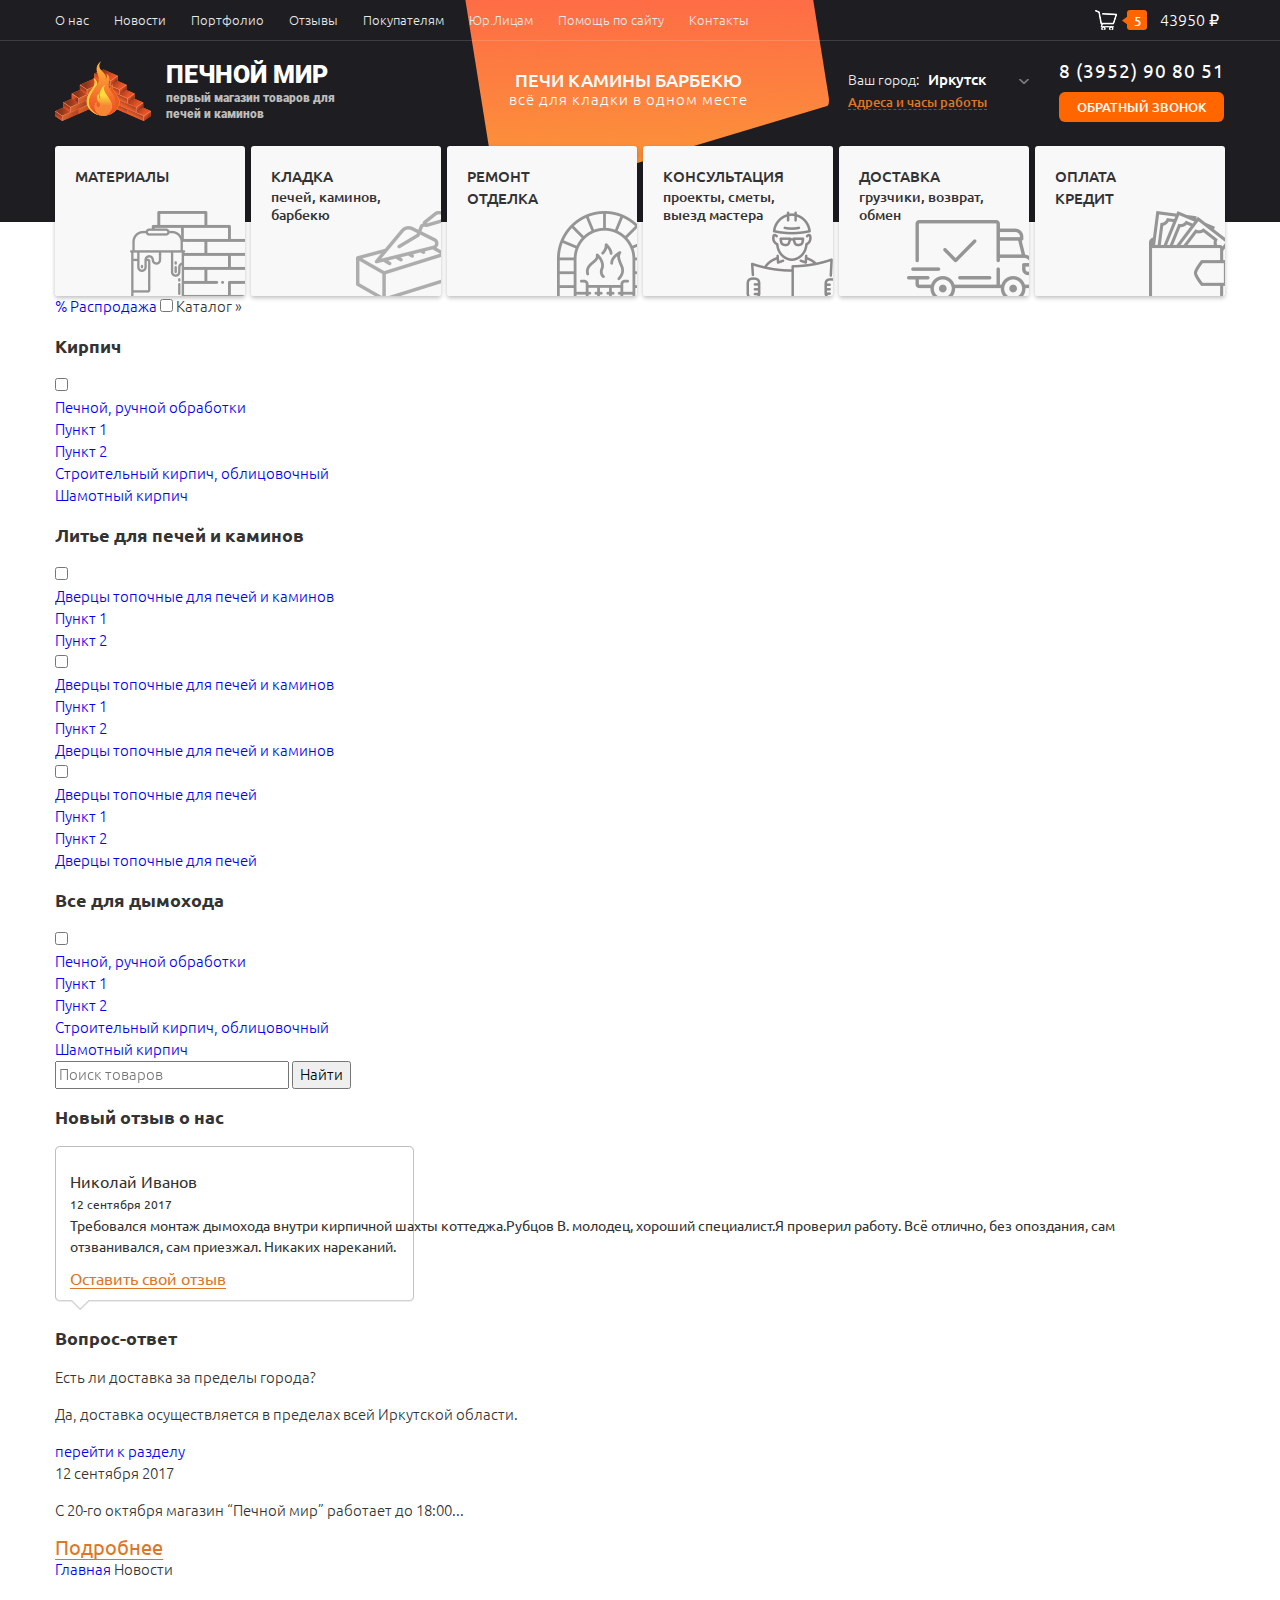
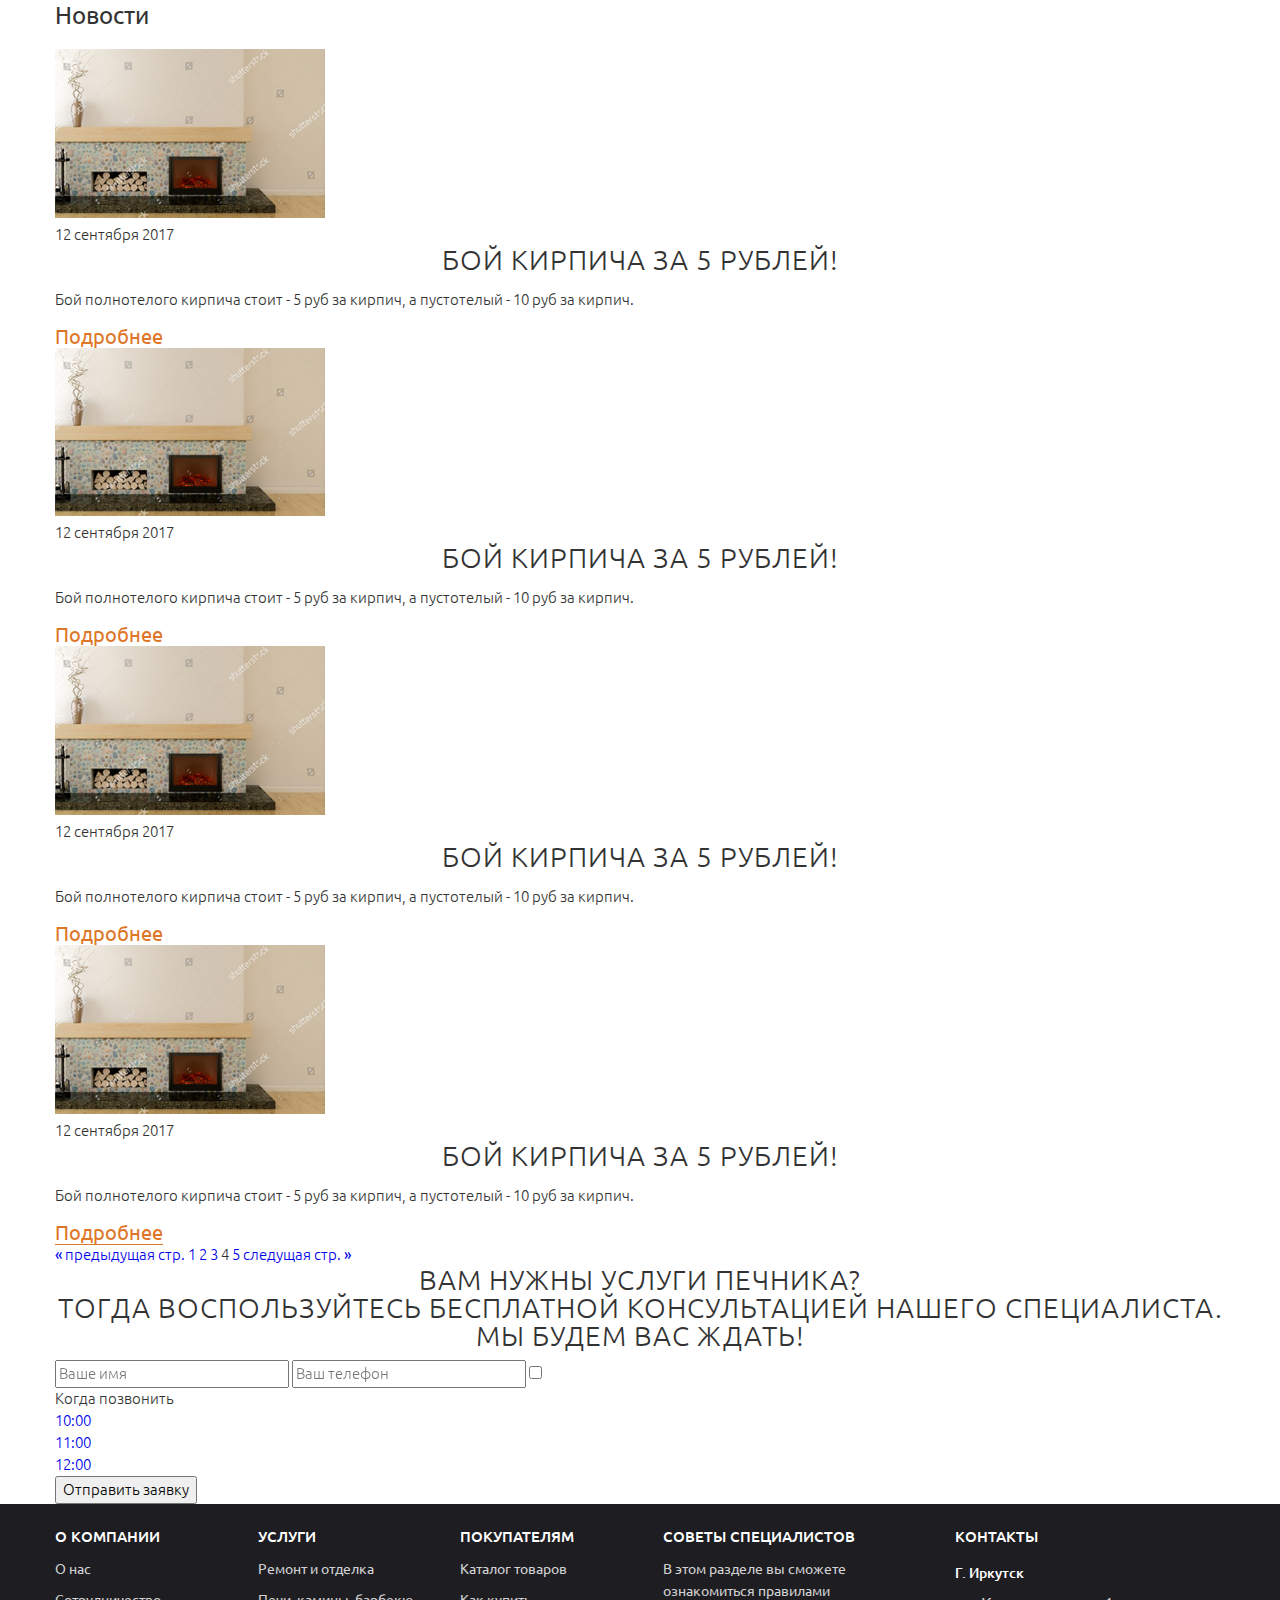
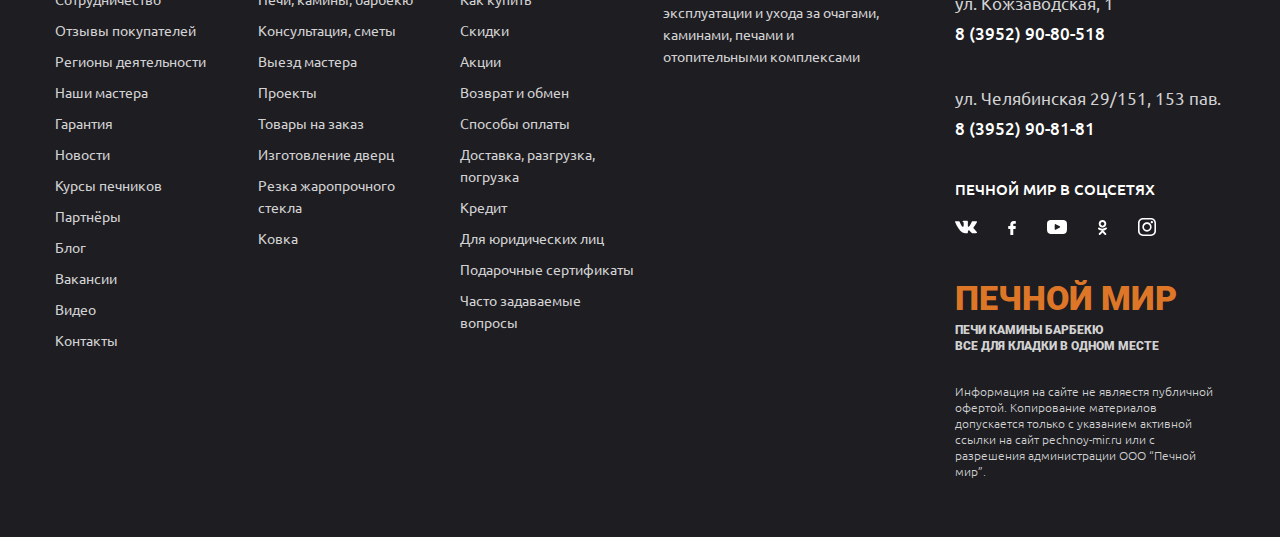
<file: news.html>
<!DOCTYPE html>
<html lang="ru">
<head>
  <meta charset="UTF-8">
  <meta  name="viewport" content="width=device-width,initial-scale=1">
  <title>Печной мир: Новости</title>
  <link rel="stylesheet" href="css/main.min.css">
  <link rel="stylesheet" href="css/style.min.css">
</head>
<body>
  <header class="header">
    <nav class="menu menu--closed">
      <div class="menu__wrap wrapper">
        <button class="menu__btn"><span class="visually-hidden">Открыть меню</span></button>
        <ul class="menu__list">
          <li class="menu__item">
            <a href="#" class="menu__link">О нас</a>
          </li>
          <li class="menu__item">
            <a href="#" class="menu__link">Новости</a>
          </li>
          <li class="menu__item">
            <a href="#" class="menu__link">Портфолио</a>
          </li>
          <li class="menu__item">
            <a href="#" class="menu__link">Отзывы</a>
          </li>
          <li class="menu__item">
            <a href="#" class="menu__link">Покупателям</a>
          </li>
          <li class="menu__item">
            <a href="#" class="menu__link">Юр.Лицам</a>
          </li>
          <li class="menu__item">
            <a href="#" class="menu__link">Помощь по сайту</a>
          </li>
          <li class="menu__item">
            <a href="#" class="menu__link">Контакты</a>
          </li>
        </ul>
        <a href="#" class="menu__cart">
          <img src="img/icon-cart.png" alt="Корзина" width="22" height="20">
          <span class="menu__number">5</span>
          <span class="menu__price">43950 &#8381;</span>
        </a>
      </div>
    </nav>
    <div class="header__middle wrapper">
      <div class="logo">
        <img src="img/logo.svg" alt="Logo" class="logo__img" width="96" height="59">
        <p class="logo__name"><span>Печной мир</span>первый магазин товаров для печей и  каминов</p>
      </div>
      <div class="header__wrap">
        <p class="header__title"><span>печи камины барбекю</span>всё для кладки в одном месте</p>
        <div class="header__address">
          <div class="header__city">
            <span>Ваш город:</span>
            <input type="checkbox" name="city" id="city">
            <ul class="header__list">
              <li><a class="header__drop header__drop--active">Иркутск</a></li>
              <li><a href="#" class="header__drop">Красноярск</a></li>
              <li><a href="#" class="header__drop">Улан-Удэ</a></li>
              <li><a href="#" class="header__drop">Другой</a></li>
            </ul>
            <label for="city" class="header__label"></label>
          </div>
          <a href="#" class="header__time"><span>Адреса и часы работы</span></a>
        </div>
        <div class="header__phone">
          <a href="Tel:+73952908051" class="header__tel">8 (3952) 90 80 51</a>
          <button type="button" class="header__call">Обратный звонок</button>
        </div>
      </div>
    </div>
    <nav class="card wrapper">
      <ul class="card__list">
        <li class="card__item">
          <a href="#" class="card__link">материалы</a>
        </li>
        <li class="card__item">
          <a href="#" class="card__link">кладка<span>печей, каминов, барбекю</span></a>
        </li>
        <li class="card__item">
          <a href="#" class="card__link">ремонт<br>Отделка</a>
        </li>
        <li class="card__item">
          <a href="#" class="card__link">Консультация<span>проекты, сметы, выезд мастера</span></a>
        </li>
        <li class="card__item">
          <a href="#" class="card__link">доставка<span>грузчики, возврат, обмен</span></a>
        </li>
        <li class="card__item">
          <a href="#" class="card__link">оплата<br>кредит</a>
        </li>
      </ul>
    </nav>
  </header>
  
  <main class="wrapper wrapper--internal">
    <section class="sidebar">
      <a href="#" class="sidebar__sale"><span>%</span> Распродажа</a>
      <input type="checkbox" name="sidebar" id="sidebar" class="sidebar__input">
      <label for="sidebar" class="sidebar__label">Каталог &raquo;</label>
      
      <div class="sidebar__block">
        <div class="sidebar__part">
          <h3 class="sidebar__h3">Кирпич</h3>
          <ul class="sidebar__list">
            <li class="sidebar__item">
              <input type="checkbox" name="brick" id="brick" class="sidebar__check">
              <div class="sidebar__field">
                <a href="#" class="sidebar__link">Печной, ручной обработки</a>
                <label for="brick" class="sidebar__arrow"><span class="visually-hidden">Развернуть</span></label>
              </div>
              <ul class="sidebar__dropdown">
                <li class="sidebar__drop">
                  <a href="#" class="sidebar__link">Пункт 1</a>
                </li>
                <li class="sidebar__drop">
                  <a href="#" class="sidebar__link">Пункт 2</a>
                </li>
              </ul>
            </li>
            <li class="sidebar__item">
              <a href="#" class="sidebar__link">Строительный кирпич, облицовочный</a>
            </li>
            <li class="sidebar__item">
              <a href="#" class="sidebar__link">Шамотный кирпич</a>
            </li>
          </ul>
        </div>
        <div class="sidebar__part">
          <h3 class="sidebar__h3">Литье для печей и каминов</h3>
          <ul class="sidebar__list">
            <li class="sidebar__item">
              <input type="checkbox" name="stove-1" id="stove-1" class="sidebar__check">
              <div class="sidebar__field">
                <a href="#" class="sidebar__link">Дверцы топочные для печей и каминов</a>
                <label for="stove-1" class="sidebar__arrow"><span class="visually-hidden">Развернуть</span></label>
              </div>
              <ul class="sidebar__dropdown">
                <li class="sidebar__drop">
                  <a href="#" class="sidebar__link">Пункт 1</a>
                </li>
                <li class="sidebar__drop">
                  <a href="#" class="sidebar__link">Пункт 2</a>
                </li>
              </ul>
            </li>
            <li class="sidebar__item">
              <input type="checkbox" name="stove-2" id="stove-2" class="sidebar__check">
              <div class="sidebar__field">
                <a href="#" class="sidebar__link">Дверцы топочные для печей и каминов</a>
                <label for="stove-2" class="sidebar__arrow"><span class="visually-hidden">Развернуть</span></label>
              </div>
              <ul class="sidebar__dropdown">
                <li class="sidebar__drop">
                  <a href="#" class="sidebar__link">Пункт 1</a>
                </li>
                <li class="sidebar__drop">
                  <a href="#" class="sidebar__link">Пункт 2</a>
                </li>
              </ul>
            </li>
            <li class="sidebar__item">
              <a href="#" class="sidebar__link">Дверцы топочные для печей и каминов</a>
            </li>
            <li class="sidebar__item">
              <input type="checkbox" name="stove-3" id="stove-3" class="sidebar__check">
              <div class="sidebar__field">
                <a href="#" class="sidebar__link">Дверцы топочные для печей</a>
                <label for="stove-3" class="sidebar__arrow"><span class="visually-hidden">Развернуть</span></label>
              </div>
              <ul class="sidebar__dropdown">
                <li class="sidebar__drop">
                  <a href="#" class="sidebar__link">Пункт 1</a>
                </li>
                <li class="sidebar__drop">
                  <a href="#" class="sidebar__link">Пункт 2</a>
                </li>
              </ul>
            </li>
            <li class="sidebar__item">
              <a href="#" class="sidebar__link">Дверцы топочные для печей</a>
            </li>
          </ul>
        </div>
        <div class="sidebar__part">
          <h3 class="sidebar__h3">Все для дымохода</h3>
          <ul class="sidebar__list">
            <li class="sidebar__item">
              <input type="checkbox" name="brick-2" id="brick-2" class="sidebar__check">
              <div class="sidebar__field">
                <a href="#" class="sidebar__link">Печной, ручной обработки</a>
                <label for="brick-2" class="sidebar__arrow"><span class="visually-hidden">Развернуть</span></label>
              </div>
              <ul class="sidebar__dropdown">
                <li class="sidebar__drop">
                  <a href="#" class="sidebar__link">Пункт 1</a>
                </li>
                <li class="sidebar__drop">
                  <a href="#" class="sidebar__link">Пункт 2</a>
                </li>
              </ul>
            </li>
            <li class="sidebar__item">
              <a href="#" class="sidebar__link">Строительный кирпич, облицовочный</a>
            </li>
            <li class="sidebar__item">
              <a href="#" class="sidebar__link">Шамотный кирпич</a>
            </li>
          </ul>
        </div>
      </div>
      
      <form action="#" method="get" class="search">
        <input type="text" name="search" id="search" class="search__input" placeholder="Поиск товаров">
        <button type="submit" name="search-btn" class="search__btn">Найти</button>
      </form>
      
      <div class="sidebar__review">
        <h3 class="sidebar__title">Новый отзыв о нас</h3>
        <div class="review__block sidebar__border">
          <p class="review__name sidebar__name">Николай Иванов</p>
          <time datetime="2017-09-12T12:37:00+03:00" class="review__date">12 сентября 2017</time>
          <p class="review__text sidebar__text">Требовался монтаж дымохода внутри кирпичной шахты коттеджа.Рубцов В. молодец, хороший специалист.Я проверил работу. Всё отлично, без опоздания, сам отзванивался, сам приезжал. Никаких нареканий.</p>
          <a href="#" class="link review__link"><span>Оставить свой отзыв</span></a>
        </div>
      </div>
      
      <div class="sidebar__faq">
        <h3 class="sidebar__pic">Вопрос-ответ</h3>
        <div class="sidebar__card">
          <p class="sidebar__question">Есть ли доставка за пределы города?</p>
          <p class="sidebar__info">Да, доставка осуществляется в пределах всей Иркутской области.</p>
        </div>
        <a href="#" class="btn sidebar__btn">перейти к разделу</a>
      </div>
    </section>
    
    <section class="main">
      <aside class="anounce">
        <time datetime="2017-09-12T12:37:00+03:00" class="date">12 сентября 2017</time>
        <div class="anounce__wrap">
          <p class="anounce__text">С 20-го октября магазин “Печной мир” работает до 18:00...</p>
          <a href="#" class="link anounce__link"><span>Подробнее</span></a>
        </div>
      </aside>
      
      <nav class="breadcrumbs">
        <a href="#" class="breadcrumbs__link">Главная</a>
        <span class="breadcrumbs__link breadcrumbs__link--active">Новости</span>
      </nav>
      
      <article class="news-page">
        <h1 class="title-h1 title-h1--internal">Новости</h1>
        <ul class="news-page__list">
          <li class="news-page__wrap">
            <img src="img/news-page.jpg" alt="Обучение печному делу" class="news-page__img" width="270" height="169">
            <div class="news-page__block">
              <time datetime="2017-09-12T12:37:00+03:00" class="date">12 сентября 2017</time>
              <h2 class="news-page__title">Бой кирпича за 5 рублей!</h2>
              <p class="news-page__text">Бой полнотелого кирпича стоит - 5 руб за кирпич, а пустотелый - 10 руб за кирпич.</p>
              <a href="#" class="link news-page__link"><span>Подробнее</span></a>
            </div>
          </li>
          <li class="news-page__wrap">
            <img src="img/news-page.jpg" alt="Обучение печному делу" class="news-page__img" width="270" height="169">
            <div class="news-page__block">
              <time datetime="2017-09-12T12:37:00+03:00" class="date">12 сентября 2017</time>
              <h2 class="news-page__title">Бой кирпича за 5 рублей!</h2>
              <p class="news-page__text">Бой полнотелого кирпича стоит - 5 руб за кирпич, а пустотелый - 10 руб за кирпич.</p>
              <a href="#" class="link news-page__link"><span>Подробнее</span></a>
            </div>
          </li>
          <li class="news-page__wrap">
            <img src="img/news-page.jpg" alt="Обучение печному делу" class="news-page__img" width="270" height="169">
            <div class="news-page__block">
              <time datetime="2017-09-12T12:37:00+03:00" class="date">12 сентября 2017</time>
              <h2 class="news-page__title">Бой кирпича за 5 рублей!</h2>
              <p class="news-page__text">Бой полнотелого кирпича стоит - 5 руб за кирпич, а пустотелый - 10 руб за кирпич.</p>
              <a href="#" class="link news-page__link"><span>Подробнее</span></a>
            </div>
          </li>
          <li class="news-page__wrap">
            <img src="img/news-page.jpg" alt="Обучение печному делу" class="news-page__img" width="270" height="169">
            <div class="news-page__block">
              <time datetime="2017-09-12T12:37:00+03:00" class="date">12 сентября 2017</time>
              <h2 class="news-page__title">Бой кирпича за 5 рублей!</h2>
              <p class="news-page__text">Бой полнотелого кирпича стоит - 5 руб за кирпич, а пустотелый - 10 руб за кирпич.</p>
              <a href="#" class="link news-page__link"><span>Подробнее</span></a>
            </div>
          </li>
        </ul>
      </article>
      
      <nav class="paginator">
        <a href="#" class="paginator__link"><b>&laquo; </b><span>предыдущая стр.</span></a>
        <a href="#" class="paginator__link">1</a>
        <a href="#" class="paginator__link">2</a>
        <a href="#" class="paginator__link">3</a>
        <a class="paginator__link paginator__link--active">4</a>
        <a href="#" class="paginator__link">5</a>
        <a href="#" class="paginator__link"><span>следущая стр.</span><b> &raquo;</b></a>
      </nav>
      
      <div class="feedback">
        <h2 class="feedback__h2">Вам нужны услуги печника?<br>Тогда воспользуйтесь бесплатной консультацией нашего специалиста.<br>Мы будем Вас ждать!</h2>
        <form action="#" method="post" class="feedback__form">
          <div class="feedback__wrap">
            <input type="text" name="name" id="form-name" class="feedback__input" placeholder="Ваше имя">
            <input type="tel" name="phone" id="form-phone" class="feedback__input" placeholder="Ваш телефон">
            <input type="checkbox" name="time" id="form-time" class="feedback__check">
            <div class="feedback__select">
              <label for="form-time" class="feedback__time">Когда позвонить</label>
              <ul class="feedback__dropdown">
                <li><a href="#" class="feedback__drop">10:00</a></li>
                <li><a href="#" class="feedback__drop">11:00</a></li>
                <li><a href="#" class="feedback__drop">12:00</a></li>
              </ul>
            </div>
          </div>
          <button class="btn feedback__btn">Отправить заявку</button>
        </form>
      </div>
    </section>
  </main>
  
  <footer class="footer">
    <div class="footer__wrap wrapper">
      <div class="footer__column">
        <input type="checkbox" name="about" id="about" class="footer__input">
        <label for="about" class="footer__h3">О КОМПАНИИ</label>
        <ul class="footer__list">
          <li><a href="#" class="footer__link">О нас</a></li>
          <li><a href="#" class="footer__link">Сотрудничество</a></li>
          <li><a href="#" class="footer__link">Отзывы покупателей</a></li>
          <li><a href="#" class="footer__link">Регионы деятельности</a></li>
          <li><a href="#" class="footer__link">Наши мастера</a></li>
          <li><a href="#" class="footer__link">Гарантия</a></li>
          <li><a href="#" class="footer__link">Новости</a></li>
          <li><a href="#" class="footer__link">Курсы печников</a></li>
          <li><a href="#" class="footer__link">Партнёры</a></li>
          <li><a href="#" class="footer__link">Блог</a></li>
          <li><a href="#" class="footer__link">Вакансии</a></li>
          <li><a href="#" class="footer__link">Видео</a></li>
          <li><a href="#" class="footer__link">Контакты</a></li>
        </ul>
      </div>
      <div class="footer__column">
        <input type="checkbox" name="service" id="service" class="footer__input">
        <label for="service" class="footer__h3">УСЛУГИ</label>
        <ul class="footer__list">
          <li><a href="#" class="footer__link">Ремонт и отделка</a></li>
          <li><a href="#" class="footer__link">Печи, камины, барбекю</a></li>
          <li><a href="#" class="footer__link">Консультация, сметы</a></li>
          <li><a href="#" class="footer__link">Выезд мастера</a></li>
          <li><a href="#" class="footer__link">Проекты</a></li>
          <li><a href="#" class="footer__link">Товары на заказ</a></li>
          <li><a href="#" class="footer__link">Изготовление дверц</a></li>
          <li><a href="#" class="footer__link">Резка жаропрочного стекла</a></li>
          <li><a href="#" class="footer__link">Ковка</a></li>
        </ul>
      </div>
      <div class="footer__column">
        <input type="checkbox" name="customer" id="customer" class="footer__input">
        <label for="customer" class="footer__h3">ПОКУПАТЕЛЯМ</label>
        <ul class="footer__list">
          <li><a href="#" class="footer__link">Каталог товаров</a></li>
          <li><a href="#" class="footer__link">Как купить</a></li>
          <li><a href="#" class="footer__link">Скидки</a></li>
          <li><a href="#" class="footer__link">Акции</a></li>
          <li><a href="#" class="footer__link">Возврат и обмен</a></li>
          <li><a href="#" class="footer__link">Способы оплаты</a></li>
          <li><a href="#" class="footer__link">Доставка, разгрузка, погрузка</a></li>
          <li><a href="#" class="footer__link">Кредит</a></li>
          <li><a href="#" class="footer__link">Для юридических лиц</a></li>
          <li><a href="#" class="footer__link">Подарочные сертификаты</a></li>
          <li><a href="#" class="footer__link">Часто задаваемые вопросы</a></li>
        </ul>
      </div>
      <div class="footer__block footer__block--advice">
        <h3 class="footer__h3">СОВЕТЫ СПЕЦИАЛИСТОВ</h3>
        <a href="#" class="footer__link">В этом разделе вы сможете ознакомиться правилами эксплуатации и ухода за очагами, каминами, печами и отопительными комплексами</a>
      </div>
      <section class="footer__block">
        <h3 class="footer__h3">Контакты</h3>
        <p class="footer__city">Г. Иркутск</p>
        <div class="footer__place">
          <div>
            <p class="footer__address">ул. Кожзаводская, 1</p>
            <a href="Tel:+739529080518" class="footer__phone">8 (3952) 90-80-518</a>
          </div>
          <div>
            <p class="footer__address">ул. Челябинская 29/151, 153 пав.</p>
            <a href="Tel:+73952908181" class="footer__phone">8 (3952) 90-81-81</a>
          </div>
        </div>
        <h3 class="footer__h3">Печной мир в соцсетях</h3>
        <ul class="social">
          <li class="social__item">
            <a href="#" class="social__link">
              <img src="img/vk-logo.svg" alt="Вконтакте" class="social__img" width="22" height="12">
            </a>
          </li>
          <li class="social__item">
            <a href="#" class="social__link">
              <img src="img/facebook-logo.svg" alt="Facebook" class="social__img" width="14" height="22">
            </a>
          </li>
          <li class="social__item">
            <a href="#" class="social__link">
              <img src="img/youtube.svg" alt="Youtube" class="social__img" width="20" height="15">
            </a>
          </li>
          <li class="social__item">
            <a href="#" class="social__link">
              <img src="img/odnoklassniki-logo.svg" alt="Одноклассники" class="social__img" width="15" height="22">
            </a>
          </li>
          <li class="social__item">
            <a href="#" class="social__link">
              <img src="img/instagram-logo.svg" alt="Инстаграм" class="social__img" width="18" height="18">
            </a>
          </li>
        </ul>
        <p class="footer__logo"><span>Печной мир</span>Печи Камины барбекю<br>Все для кладки в одном месте</p>
        <p class="footer__copyright">Информация на сайте не являестя публичной офертой. Копирование материалов допускается только с указанием активной ссылки на сайт pechnoy-mir.ru или с разрешения администрации ООО “Печной мир”.</p>
      </section>
    </div>
  </footer>
  
  <div style="display: none;">
    <div class="modal" id="modal">
      <button type="button" class="modal__close arcticmodal-close"><span class="visually-hidden">Закрыть</span></button>
      <h2 class="title-h2">Заказать обратный звонок</h2>
      <form action="#" method="post" class="modal__form">
        <div class="modal__field">
          <label for="name" class="modal__label">Ваше имя:</label>
          <input type="text" name="name" id="name" class="modal__input" required>
        </div>
        <div class="modal__field">
          <label for="phone" class="modal__label">Телефон:</label>
          <input type="tel" name="phone" id="phone" class="modal__input" required>
        </div>
        <div class="modal__field">
          <label for="time" class="modal__label">Время звонка:</label>
          <input type="text" name="time" id="time" class="modal__input">
        </div>
        <button type="submit" class="modal__btn">Заказать</button>
      </form>
    </div>
  </div>
  
  <script src="js/jquery-3.2.1.min.js"></script>
  <script src="js/jquery.arcticmodal-0.3.min.js"></script>
  <script src="js/script.js"></script>
  <script>
    $(".header__call").click(function(){
      $(function(){
        $("#modal").arcticmodal({
          overlay: {
          css: {
            backgroundColor: "#000",
            opacity: .8,
            }
          }
        });
      });
    });
  </script>
</body>
</html>
</file>
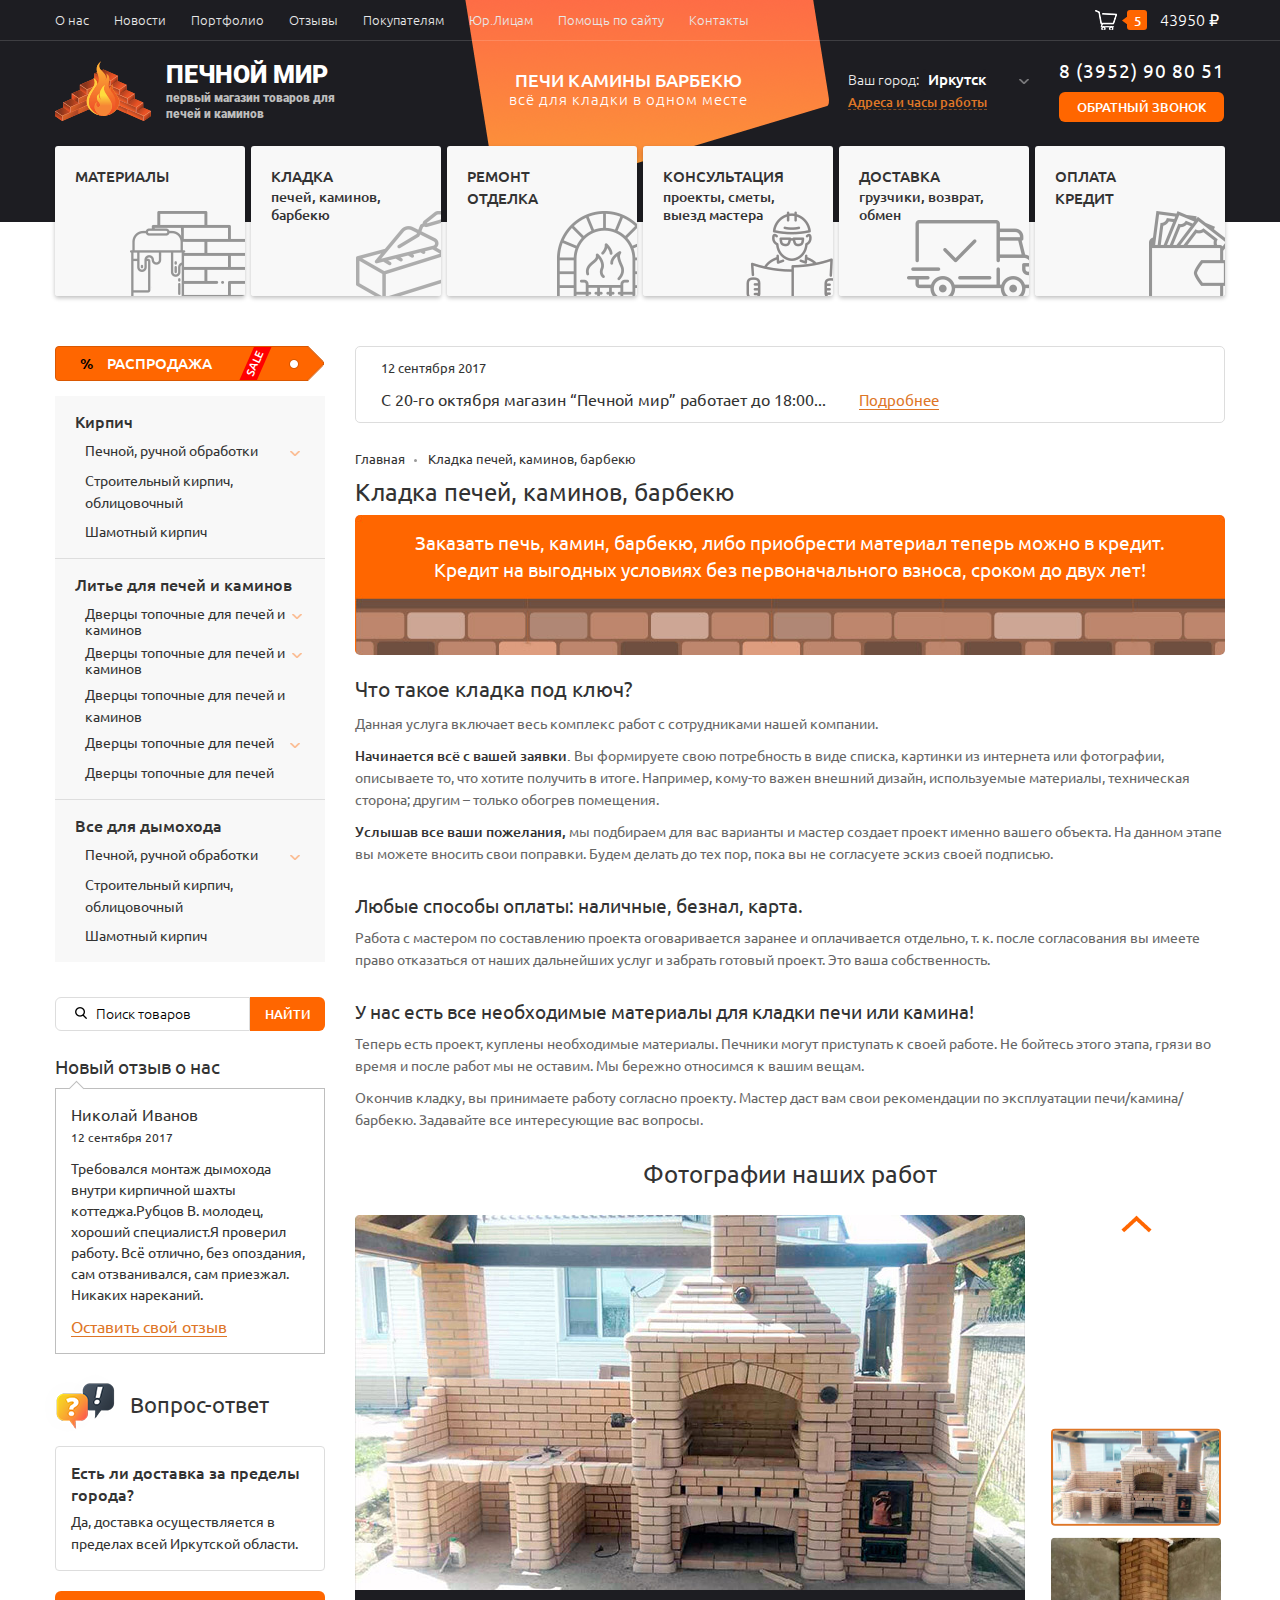
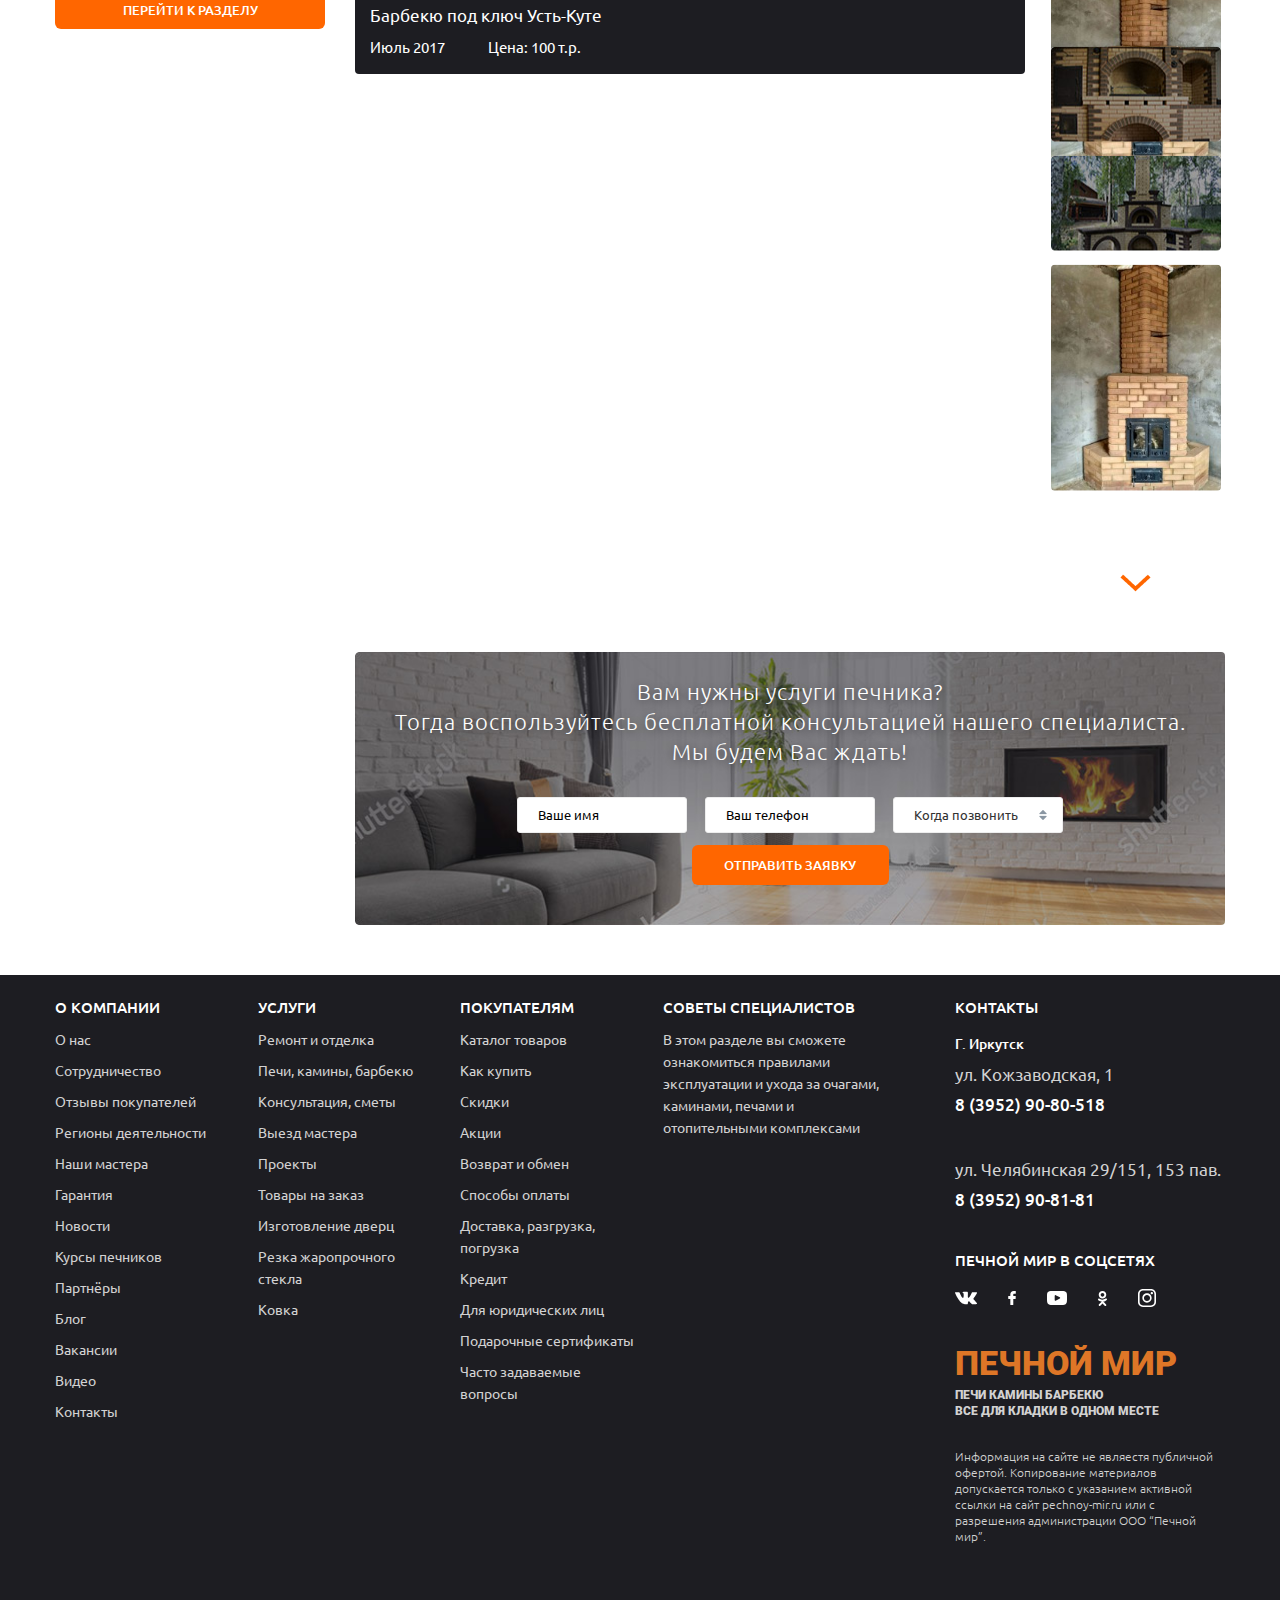
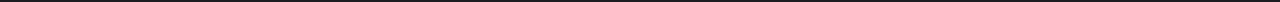
<file: portfolio.html>
<!DOCTYPE html>
<html lang="ru">
<head>
  <meta charset="UTF-8">
  <meta  name="viewport" content="width=device-width,initial-scale=1">
  <title>Печной мир: Кладка печей, каминов, барбекю</title>
  <link rel="stylesheet" href="css/main.min.css">
  <link rel="stylesheet" href="css/style-1.min.css">
  <link rel="stylesheet" href="css/style.min.css">
</head>
<body>
  <header class="header">
    <nav class="menu menu--closed">
      <div class="menu__wrap wrapper">
        <button class="menu__btn"><span class="visually-hidden">Открыть меню</span></button>
        <ul class="menu__list">
          <li class="menu__item">
            <a href="#" class="menu__link">О нас</a>
          </li>
          <li class="menu__item">
            <a href="#" class="menu__link">Новости</a>
          </li>
          <li class="menu__item">
            <a href="#" class="menu__link">Портфолио</a>
          </li>
          <li class="menu__item">
            <a href="#" class="menu__link">Отзывы</a>
          </li>
          <li class="menu__item">
            <a href="#" class="menu__link">Покупателям</a>
          </li>
          <li class="menu__item">
            <a href="#" class="menu__link">Юр.Лицам</a>
          </li>
          <li class="menu__item">
            <a href="#" class="menu__link">Помощь по сайту</a>
          </li>
          <li class="menu__item">
            <a href="#" class="menu__link">Контакты</a>
          </li>
        </ul>
        <a href="#" class="menu__cart">
          <img src="img/icon-cart.png" alt="Корзина" width="22" height="20">
          <span class="menu__number">5</span>
          <span class="menu__price">43950 &#8381;</span>
        </a>
      </div>
    </nav>
    <div class="header__middle wrapper">
      <div class="logo">
        <img src="img/logo.svg" alt="Logo" class="logo__img" width="96" height="59">
        <p class="logo__name"><span>Печной мир</span>первый магазин товаров для печей и  каминов</p>
      </div>
      <div class="header__wrap">
        <p class="header__title"><span>печи камины барбекю</span>всё для кладки в одном месте</p>
        <div class="header__address">
          <div class="header__city">
            <span>Ваш город:</span>
            <input type="checkbox" name="city" id="city">
            <ul class="header__list">
              <li><a class="header__drop header__drop--active">Иркутск</a></li>
              <li><a href="#" class="header__drop">Красноярск</a></li>
              <li><a href="#" class="header__drop">Улан-Удэ</a></li>
              <li><a href="#" class="header__drop">Другой</a></li>
            </ul>
            <label for="city" class="header__label"></label>
          </div>
          <a href="#" class="header__time"><span>Адреса и часы работы</span></a>
        </div>
        <div class="header__phone">
          <a href="Tel:+73952908051" class="header__tel">8 (3952) 90 80 51</a>
          <button type="button" class="header__call">Обратный звонок</button>
        </div>
      </div>
    </div>
    <nav class="card wrapper">
      <ul class="card__list">
        <li class="card__item">
          <a href="#" class="card__link">материалы</a>
        </li>
        <li class="card__item">
          <a href="#" class="card__link">кладка<span>печей, каминов, барбекю</span></a>
        </li>
        <li class="card__item">
          <a href="#" class="card__link">ремонт<br>Отделка</a>
        </li>
        <li class="card__item">
          <a href="#" class="card__link">Консультация<span>проекты, сметы, выезд мастера</span></a>
        </li>
        <li class="card__item">
          <a href="#" class="card__link">доставка<span>грузчики, возврат, обмен</span></a>
        </li>
        <li class="card__item">
          <a href="#" class="card__link">оплата<br>кредит</a>
        </li>
      </ul>
    </nav>
  </header>
  
  <main class="wrapper wrapper--internal">
    <section class="sidebar">
      <a href="#" class="sidebar__sale"><span>%</span> Распродажа</a>
      <input type="checkbox" name="sidebar" id="sidebar" class="sidebar__input">
      <label for="sidebar" class="sidebar__label">Каталог &raquo;</label>
      
      <div class="sidebar__block">
        <div class="sidebar__part">
          <h3 class="sidebar__h3">Кирпич</h3>
          <ul class="sidebar__list">
            <li class="sidebar__item">
              <input type="checkbox" name="brick" id="brick" class="sidebar__check">
              <div class="sidebar__field">
                <a href="#" class="sidebar__link">Печной, ручной обработки</a>
                <label for="brick" class="sidebar__arrow"><span class="visually-hidden">Развернуть</span></label>
              </div>
              <ul class="sidebar__dropdown">
                <li class="sidebar__drop">
                  <a href="#" class="sidebar__link">Пункт 1</a>
                </li>
                <li class="sidebar__drop">
                  <a href="#" class="sidebar__link">Пункт 2</a>
                </li>
              </ul>
            </li>
            <li class="sidebar__item">
              <a href="#" class="sidebar__link">Строительный кирпич, облицовочный</a>
            </li>
            <li class="sidebar__item">
              <a href="#" class="sidebar__link">Шамотный кирпич</a>
            </li>
          </ul>
        </div>
        <div class="sidebar__part">
          <h3 class="sidebar__h3">Литье для печей и каминов</h3>
          <ul class="sidebar__list">
            <li class="sidebar__item">
              <input type="checkbox" name="stove-1" id="stove-1" class="sidebar__check">
              <div class="sidebar__field">
                <a href="#" class="sidebar__link">Дверцы топочные для печей и каминов</a>
                <label for="stove-1" class="sidebar__arrow"><span class="visually-hidden">Развернуть</span></label>
              </div>
              <ul class="sidebar__dropdown">
                <li class="sidebar__drop">
                  <a href="#" class="sidebar__link">Пункт 1</a>
                </li>
                <li class="sidebar__drop">
                  <a href="#" class="sidebar__link">Пункт 2</a>
                </li>
              </ul>
            </li>
            <li class="sidebar__item">
              <input type="checkbox" name="stove-2" id="stove-2" class="sidebar__check">
              <div class="sidebar__field">
                <a href="#" class="sidebar__link">Дверцы топочные для печей и каминов</a>
                <label for="stove-2" class="sidebar__arrow"><span class="visually-hidden">Развернуть</span></label>
              </div>
              <ul class="sidebar__dropdown">
                <li class="sidebar__drop">
                  <a href="#" class="sidebar__link">Пункт 1</a>
                </li>
                <li class="sidebar__drop">
                  <a href="#" class="sidebar__link">Пункт 2</a>
                </li>
              </ul>
            </li>
            <li class="sidebar__item">
              <a href="#" class="sidebar__link">Дверцы топочные для печей и каминов</a>
            </li>
            <li class="sidebar__item">
              <input type="checkbox" name="stove-3" id="stove-3" class="sidebar__check">
              <div class="sidebar__field">
                <a href="#" class="sidebar__link">Дверцы топочные для печей</a>
                <label for="stove-3" class="sidebar__arrow"><span class="visually-hidden">Развернуть</span></label>
              </div>
              <ul class="sidebar__dropdown">
                <li class="sidebar__drop">
                  <a href="#" class="sidebar__link">Пункт 1</a>
                </li>
                <li class="sidebar__drop">
                  <a href="#" class="sidebar__link">Пункт 2</a>
                </li>
              </ul>
            </li>
            <li class="sidebar__item">
              <a href="#" class="sidebar__link">Дверцы топочные для печей</a>
            </li>
          </ul>
        </div>
        <div class="sidebar__part">
          <h3 class="sidebar__h3">Все для дымохода</h3>
          <ul class="sidebar__list">
            <li class="sidebar__item">
              <input type="checkbox" name="brick-2" id="brick-2" class="sidebar__check">
              <div class="sidebar__field">
                <a href="#" class="sidebar__link">Печной, ручной обработки</a>
                <label for="brick-2" class="sidebar__arrow"><span class="visually-hidden">Развернуть</span></label>
              </div>
              <ul class="sidebar__dropdown">
                <li class="sidebar__drop">
                  <a href="#" class="sidebar__link">Пункт 1</a>
                </li>
                <li class="sidebar__drop">
                  <a href="#" class="sidebar__link">Пункт 2</a>
                </li>
              </ul>
            </li>
            <li class="sidebar__item">
              <a href="#" class="sidebar__link">Строительный кирпич, облицовочный</a>
            </li>
            <li class="sidebar__item">
              <a href="#" class="sidebar__link">Шамотный кирпич</a>
            </li>
          </ul>
        </div>
      </div>
      
      <form action="#" method="get" class="search">
        <input type="text" name="search" id="search" class="search__input" placeholder="Поиск товаров">
        <button type="submit" name="search-btn" class="search__btn">Найти</button>
      </form>
      
      <div class="sidebar__review">
        <h3 class="sidebar__title">Новый отзыв о нас</h3>
        <div class="sidebar__comment comment-border">
          <p class="review__name sidebar__name">Николай Иванов</p>
          <time datetime="2017-09-12T12:37:00+03:00" class="review__date">12 сентября 2017</time>
          <p class="review__text sidebar__text">Требовался монтаж дымохода внутри кирпичной шахты коттеджа.Рубцов В. молодец, хороший специалист.Я проверил работу. Всё отлично, без опоздания, сам отзванивался, сам приезжал. Никаких нареканий.</p>
          <a href="#" class="link review__link"><span>Оставить свой отзыв</span></a>
        </div>
      </div>
      
      <div class="sidebar__faq">
        <h3 class="sidebar__pic">Вопрос-ответ</h3>
        <div class="sidebar__card">
          <p class="sidebar__question">Есть ли доставка за пределы города?</p>
          <p class="sidebar__info">Да, доставка осуществляется в пределах всей Иркутской области.</p>
        </div>
        <a href="#" class="btn sidebar__btn">перейти к разделу</a>
      </div>
    </section>
    
    <section class="main">
      <aside class="anounce">
        <time datetime="2017-09-12T12:37:00+03:00" class="date">12 сентября 2017</time>
        <div class="anounce__wrap">
          <p class="anounce__text">С 20-го октября магазин “Печной мир” работает до 18:00...</p>
          <a href="#" class="link anounce__link"><span>Подробнее</span></a>
        </div>
      </aside>
      
      <nav class="breadcrumbs">
        <a href="#" class="breadcrumbs__link">Главная</a>
        <span class="breadcrumbs__link breadcrumbs__link--active">Кладка печей, каминов, барбекю</span>
      </nav>
      
      <article class="portfolio">
        <h1 class="title-h1 title-h1--internal">Кладка печей, каминов, барбекю</h1>
        <div class="portfolio__banner">
          <p class="portfolio__banner-text">Заказать печь, камин, барбекю, либо приобрести материал теперь можно в кредит. Кредит на выгодных условиях без первоначального взноса, сроком до двух лет!</p>
        </div>
        
        <h2 class="portfolio__h2">Что такое кладка под ключ?</h2>
        <p class="portfolio__text">Данная услуга включает весь комплекс работ с сотрудниками нашей компании.</p>
        <p class="portfolio__text"><b>Начинается всё с вашей заявки.</b> Вы формируете свою потребность в виде списка, картинки из интернета или фотографии, описываете то, что хотите получить в итоге. Например, кому-то важен внешний дизайн, используемые материалы, техническая сторона; другим – только обогрев помещения.</p>
        <p class="portfolio__text"><b>Услышав все ваши пожелания,</b> мы подбираем для вас варианты и мастер создает проект именно вашего объекта. На данном этапе вы можете вносить свои поправки. Будем делать до тех пор, пока вы не согласуете эскиз своей подписью.</p>
        
        <h3 class="portfolio__h3">Любые способы оплаты: наличные, безнал, карта.</h3>
        <p class="portfolio__text">Работа с мастером по составлению проекта оговаривается заранее и оплачивается отдельно, т. к. после согласования вы имеете право отказаться от наших дальнейших услуг и забрать готовый проект. Это ваша собственность.</p>
        
        <h3 class="portfolio__h3">У нас есть все необходимые материалы для кладки печи или камина!</h3>
        <p class="portfolio__text">Теперь есть проект, куплены необходимые материалы. Печники могут приступать к своей работе. Не бойтесь этого этапа, грязи во время и после работ мы не оставим. Мы бережно относимся к вашим вещам.</p>
        <p class="portfolio__text">Окончив кладку, вы принимаете работу согласно проекту. Мастер даст вам свои рекомендации по эксплуатации печи/камина/барбекю. Задавайте все интересующие вас вопросы.</p>
      </article>
      
      <div class="slider">
        <h2 class="slider__title">Фотографии наших работ</h2>
        <div class="slider__wrap">
          <div class="swiper-container swiper-container--portfolio gallery-top">
            <div class="swiper-wrapper">
              <div class="swiper-slide swiper-slide--portfolio">
                <figure class="slider__figure">
                  <img src="img/slider-2-big.jpg" alt="Слайд" class="slider__img" width="670" height="375">
                  <figcaption class="slider__text">
                    Барбекю под ключ Усть-Куте
                    <div class="slider__comment">
                      <span>Июль 2017</span>
                      <span>Цена: 100 т.р.</span>
                    </div>
                  </figcaption>
                </figure>
              </div>
              <div class="swiper-slide swiper-slide--portfolio">
                <figure class="slider__figure">
                  <img src="img/slider-1.jpg" alt="Слайд" class="slider__img" width="670" height="375">
                  <figcaption class="slider__text">
                    Барбекю под ключ Усть-Куте
                    <div class="slider__comment">
                      <span>Июль 2017</span>
                      <span>Цена: 100 т.р.</span>
                    </div>
                  </figcaption>
                </figure>
              </div>
              <div class="swiper-slide swiper-slide--portfolio">
                <figure class="slider__figure">
                  <img src="img/slider-3.jpg" alt="Слайд" class="slider__img" width="670" height="375">
                  <figcaption class="slider__text">
                    Барбекю под ключ Усть-Куте
                    <div class="slider__comment">
                      <span>Июль 2017</span>
                      <span>Цена: 100 т.р.</span>
                    </div>
                  </figcaption>
                </figure>
              </div>
              <div class="swiper-slide swiper-slide--portfolio">
                <figure class="slider__figure">
                  <img src="img/slider-4.jpg" alt="Слайд" class="slider__img" width="670" height="375">
                  <figcaption class="slider__text">
                    Барбекю под ключ Усть-Куте
                    <div class="slider__comment">
                      <span>Июль 2017</span>
                      <span>Цена: 100 т.р.</span>
                    </div>
                  </figcaption>
                </figure>
              </div>
              <div class="swiper-slide swiper-slide--portfolio">
                <figure class="slider__figure">
                  <img src="img/slider-1.jpg" alt="Слайд" class="slider__img" width="670" height="375">
                  <figcaption class="slider__text">
                    Барбекю под ключ Усть-Куте
                    <div class="slider__comment">
                      <span>Июль 2017</span>
                      <span>Цена: 100 т.р.</span>
                    </div>
                  </figcaption>
                </figure>
              </div>
            </div>
          </div>
          <div class="swiper-button-next slider__next"></div>
          <div class="swiper-button-prev slider__prev"></div>
          <div class="swiper-container swiper-container--portfolio gallery-thumbs">
            <div class="swiper-wrapper">
              <div class="swiper-slide">
                <div class="slider__thumb">
                  <img src="img/slider-2-big.jpg" alt="Слайд" class="slider__img" width="170" height="95">
                </div>
              </div>
              <div class="swiper-slide">
                <div class="slider__thumb">
                  <img src="img/slider-1.jpg" alt="Слайд" class="slider__img" width="170" height="95">
                </div>
              </div>
              <div class="swiper-slide">
                <div class="slider__thumb">
                  <img src="img/slider-3.jpg" alt="Слайд" class="slider__img" width="170" height="95">
                </div>
              </div>
              <div class="swiper-slide">
                <div class="slider__thumb">
                  <img src="img/slider-4.jpg" alt="Слайд" class="slider__img" width="170" height="95">
                </div>
              </div>
              <div class="swiper-slide">
                <div class="slider__thumb">
                  <img src="img/slider-1.jpg" alt="Слайд" class="slider__img" width="170" height="95">
                </div>
              </div>
            </div>
            <button type="button" class="slider__nav-up"></button>
            <button type="button" class="slider__nav-down"></button>
          </div>
        </div>
      </div>
      
      <div class="feedback">
        <h2 class="feedback__h2">Вам нужны услуги печника?<br>Тогда воспользуйтесь бесплатной консультацией нашего специалиста.<br>Мы будем Вас ждать!</h2>
        <form action="#" method="post" class="feedback__form">
          <div class="feedback__wrap">
            <input type="text" name="name" id="form-name" class="feedback__input" placeholder="Ваше имя">
            <input type="tel" name="phone" id="form-phone" class="feedback__input" placeholder="Ваш телефон">
            <input type="checkbox" name="time" id="form-time" class="feedback__check">
            <div class="feedback__select">
              <label for="form-time" class="feedback__time">Когда позвонить</label>
              <ul class="feedback__dropdown">
                <li><a href="#" class="feedback__drop">10:00</a></li>
                <li><a href="#" class="feedback__drop">11:00</a></li>
                <li><a href="#" class="feedback__drop">12:00</a></li>
              </ul>
            </div>
          </div>
          <button class="btn feedback__btn">Отправить заявку</button>
        </form>
      </div>
    </section>
  </main>
  
  <footer class="footer">
    <div class="footer__wrap wrapper">
      <div class="footer__column">
        <input type="checkbox" name="about" id="about" class="footer__input">
        <label for="about" class="footer__h3">О КОМПАНИИ</label>
        <ul class="footer__list">
          <li><a href="#" class="footer__link">О нас</a></li>
          <li><a href="#" class="footer__link">Сотрудничество</a></li>
          <li><a href="#" class="footer__link">Отзывы покупателей</a></li>
          <li><a href="#" class="footer__link">Регионы деятельности</a></li>
          <li><a href="#" class="footer__link">Наши мастера</a></li>
          <li><a href="#" class="footer__link">Гарантия</a></li>
          <li><a href="#" class="footer__link">Новости</a></li>
          <li><a href="#" class="footer__link">Курсы печников</a></li>
          <li><a href="#" class="footer__link">Партнёры</a></li>
          <li><a href="#" class="footer__link">Блог</a></li>
          <li><a href="#" class="footer__link">Вакансии</a></li>
          <li><a href="#" class="footer__link">Видео</a></li>
          <li><a href="#" class="footer__link">Контакты</a></li>
        </ul>
      </div>
      <div class="footer__column">
        <input type="checkbox" name="service" id="service" class="footer__input">
        <label for="service" class="footer__h3">УСЛУГИ</label>
        <ul class="footer__list">
          <li><a href="#" class="footer__link">Ремонт и отделка</a></li>
          <li><a href="#" class="footer__link">Печи, камины, барбекю</a></li>
          <li><a href="#" class="footer__link">Консультация, сметы</a></li>
          <li><a href="#" class="footer__link">Выезд мастера</a></li>
          <li><a href="#" class="footer__link">Проекты</a></li>
          <li><a href="#" class="footer__link">Товары на заказ</a></li>
          <li><a href="#" class="footer__link">Изготовление дверц</a></li>
          <li><a href="#" class="footer__link">Резка жаропрочного стекла</a></li>
          <li><a href="#" class="footer__link">Ковка</a></li>
        </ul>
      </div>
      <div class="footer__column">
        <input type="checkbox" name="customer" id="customer" class="footer__input">
        <label for="customer" class="footer__h3">ПОКУПАТЕЛЯМ</label>
        <ul class="footer__list">
          <li><a href="#" class="footer__link">Каталог товаров</a></li>
          <li><a href="#" class="footer__link">Как купить</a></li>
          <li><a href="#" class="footer__link">Скидки</a></li>
          <li><a href="#" class="footer__link">Акции</a></li>
          <li><a href="#" class="footer__link">Возврат и обмен</a></li>
          <li><a href="#" class="footer__link">Способы оплаты</a></li>
          <li><a href="#" class="footer__link">Доставка, разгрузка, погрузка</a></li>
          <li><a href="#" class="footer__link">Кредит</a></li>
          <li><a href="#" class="footer__link">Для юридических лиц</a></li>
          <li><a href="#" class="footer__link">Подарочные сертификаты</a></li>
          <li><a href="#" class="footer__link">Часто задаваемые вопросы</a></li>
        </ul>
      </div>
      <div class="footer__block footer__block--advice">
        <h3 class="footer__h3">СОВЕТЫ СПЕЦИАЛИСТОВ</h3>
        <a href="#" class="footer__link">В этом разделе вы сможете ознакомиться правилами эксплуатации и ухода за очагами, каминами, печами и отопительными комплексами</a>
      </div>
      <section class="footer__block">
        <h3 class="footer__h3">Контакты</h3>
        <p class="footer__city">Г. Иркутск</p>
        <div class="footer__place">
          <div>
            <p class="footer__address">ул. Кожзаводская, 1</p>
            <a href="Tel:+739529080518" class="footer__phone">8 (3952) 90-80-518</a>
          </div>
          <div>
            <p class="footer__address">ул. Челябинская 29/151, 153 пав.</p>
            <a href="Tel:+73952908181" class="footer__phone">8 (3952) 90-81-81</a>
          </div>
        </div>
        <h3 class="footer__h3">Печной мир в соцсетях</h3>
        <ul class="social">
          <li class="social__item">
            <a href="#" class="social__link">
              <img src="img/vk-logo.svg" alt="Вконтакте" class="social__img" width="22" height="12">
            </a>
          </li>
          <li class="social__item">
            <a href="#" class="social__link">
              <img src="img/facebook-logo.svg" alt="Facebook" class="social__img" width="14" height="22">
            </a>
          </li>
          <li class="social__item">
            <a href="#" class="social__link">
              <img src="img/youtube.svg" alt="Youtube" class="social__img" width="20" height="15">
            </a>
          </li>
          <li class="social__item">
            <a href="#" class="social__link">
              <img src="img/odnoklassniki-logo.svg" alt="Одноклассники" class="social__img" width="15" height="22">
            </a>
          </li>
          <li class="social__item">
            <a href="#" class="social__link">
              <img src="img/instagram-logo.svg" alt="Инстаграм" class="social__img" width="18" height="18">
            </a>
          </li>
        </ul>
        <p class="footer__logo"><span>Печной мир</span>Печи Камины барбекю<br>Все для кладки в одном месте</p>
        <p class="footer__copyright">Информация на сайте не являестя публичной офертой. Копирование материалов допускается только с указанием активной ссылки на сайт pechnoy-mir.ru или с разрешения администрации ООО “Печной мир”.</p>
      </section>
    </div>
  </footer>

<!-- Modal window -->
  <div style="display: none;">
    <div class="modal" id="modal">
      <button type="button" class="modal__close arcticmodal-close"><span class="visually-hidden">Закрыть</span></button>
      <h2 class="title-h2">Заказать обратный звонок</h2>
      <form action="#" method="post" class="modal__form">
        <div class="modal__field">
          <label for="name" class="modal__label">Ваше имя:</label>
          <input type="text" name="name" id="name" class="modal__input" required>
        </div>
        <div class="modal__field">
          <label for="phone" class="modal__label">Телефон:</label>
          <input type="tel" name="phone" id="phone" class="modal__input" required>
        </div>
        <div class="modal__field">
          <label for="time" class="modal__label">Время звонка:</label>
          <input type="text" name="time" id="time" class="modal__input">
        </div>
        <button type="submit" class="modal__btn">Заказать</button>
      </form>
    </div>
  </div>
  
  <script src="js/jquery-3.2.1.min.js"></script>
  <script src="js/jquery.arcticmodal-0.3.min.js"></script>
  <script src="js/script.js"></script>
  <script src="js/swiper.jquery.min.js"></script>
  
<!-- Modal window call -->
  <script>
    $(".header__call").click(function(){
      $(function(){
        $("#modal").arcticmodal({
          overlay: {
          css: {
            backgroundColor: "#000",
            opacity: .8,
            }
          }
        });
      });
    });
  </script>
  
<!-- Slider -->
  <script>
    var galleryTop = new Swiper(".gallery-top", {
      nextButton: ".swiper-button-next",
      prevButton: ".swiper-button-prev",
      spaceBetween: 30,
      paginationClickable: true
    })
    var galleryThumbs = new Swiper(".gallery-thumbs", {
      direction: "vertical",
      slidesPerView: 4,
      spaceBetween: 14,
      centeredSlides: true,
      touchRatio: 0.2,
      slideToClickedSlide: true
    })
    galleryTop.params.control = galleryThumbs
    galleryThumbs.params.control = galleryTop
  </script>
</body>
</html>
</file>
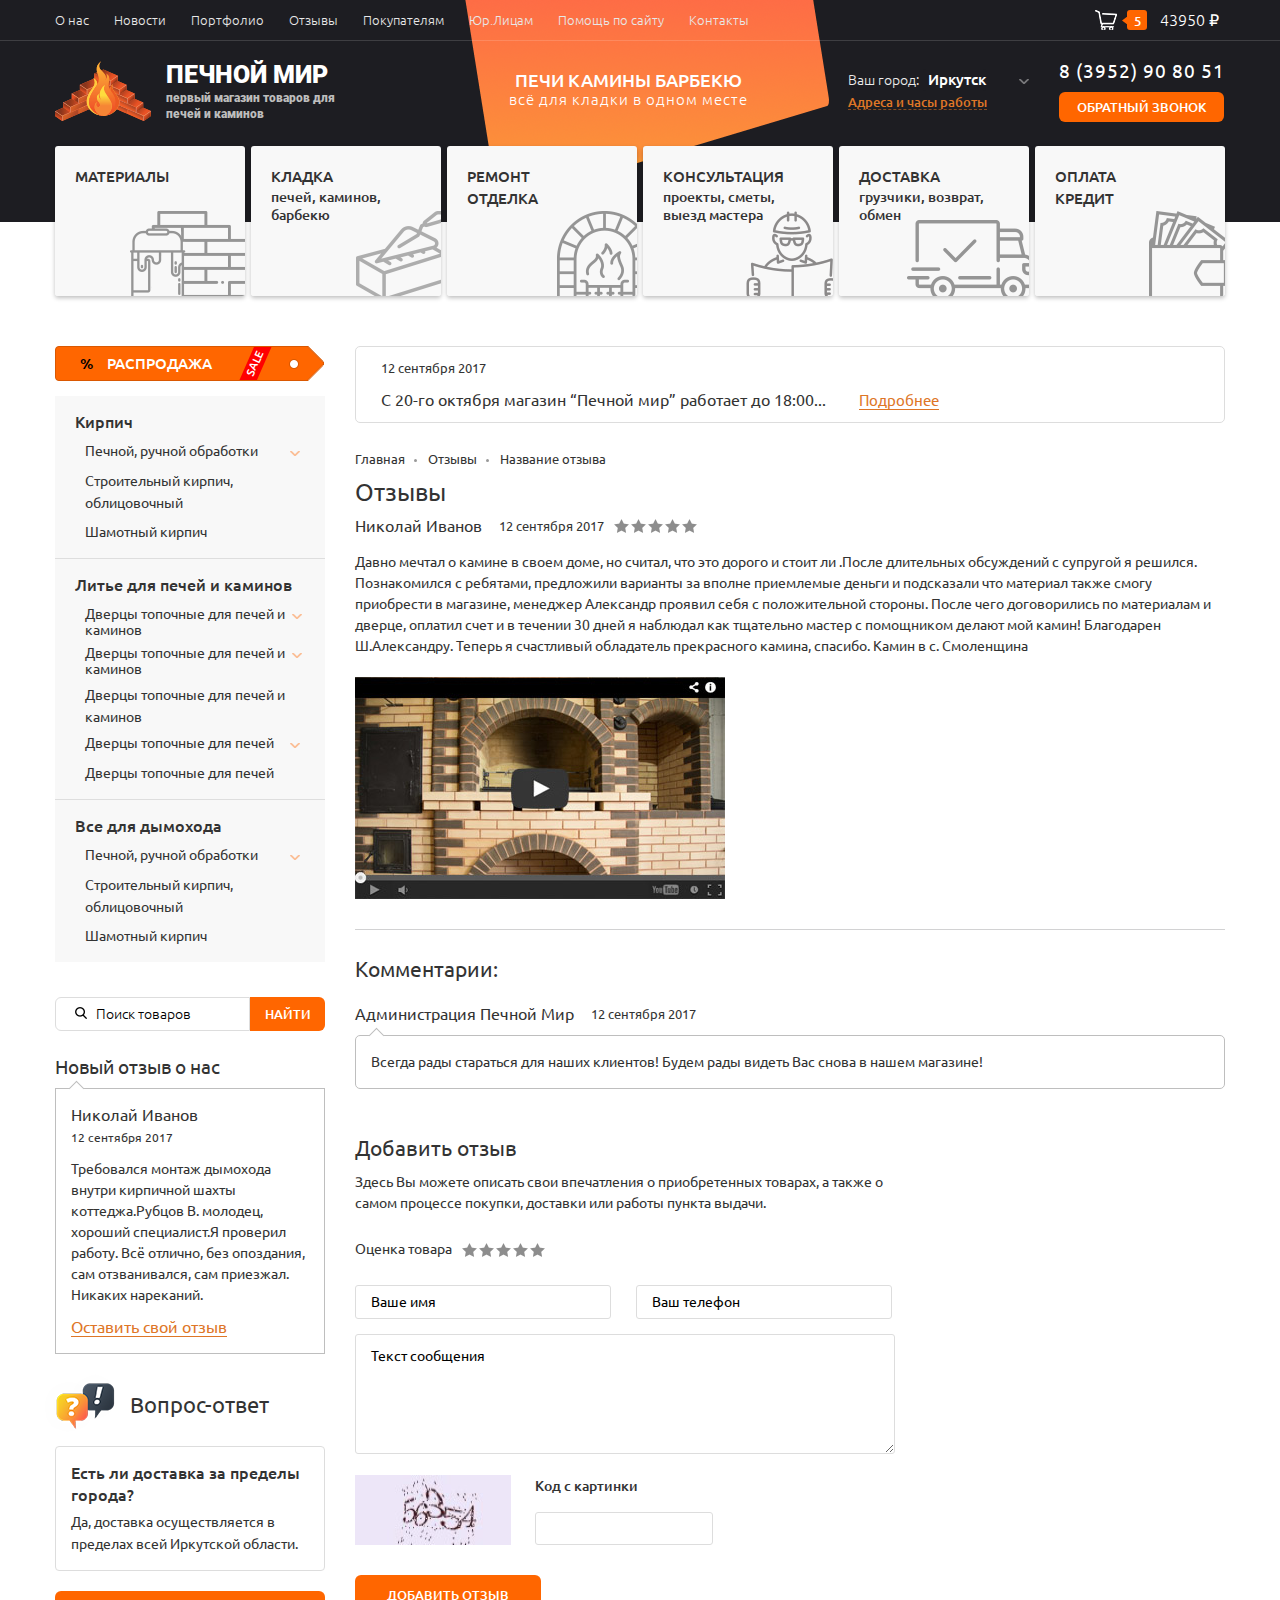
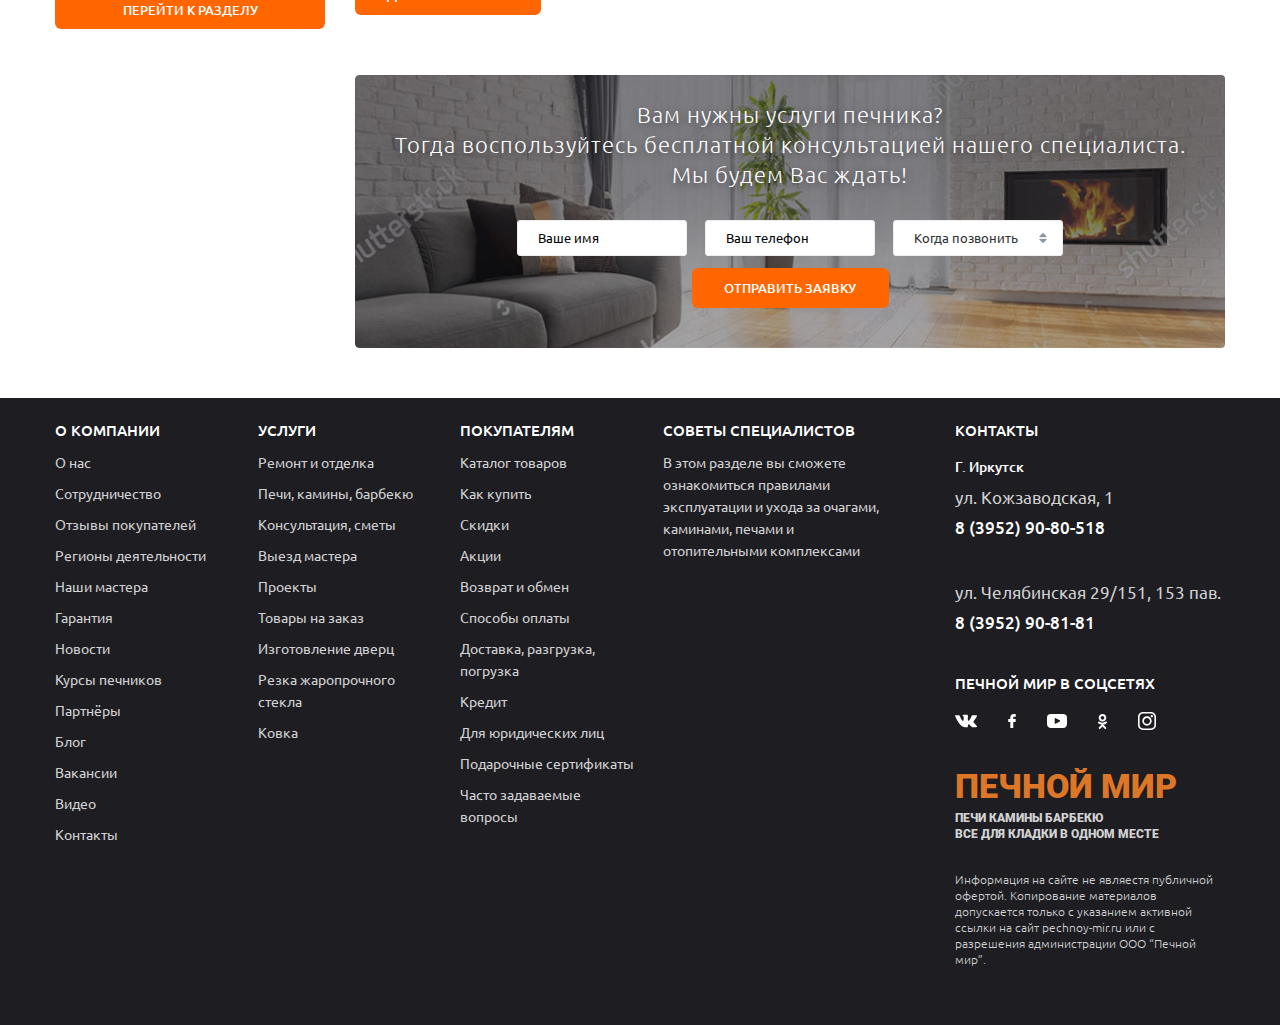
<file: review.html>
<!DOCTYPE html>
<html lang="ru">
<head>
  <meta charset="UTF-8">
  <meta  name="viewport" content="width=device-width,initial-scale=1">
  <title>Печной мир: Отзывы</title>
  <link rel="stylesheet" href="css/main.min.css">
  <link rel="stylesheet" href="css/style-1.min.css">
  <link rel="stylesheet" href="css/style.min.css">
</head>
<body>
  <header class="header">
    <nav class="menu menu--closed">
      <div class="menu__wrap wrapper">
        <button class="menu__btn"><span class="visually-hidden">Открыть меню</span></button>
        <ul class="menu__list">
          <li class="menu__item">
            <a href="#" class="menu__link">О нас</a>
          </li>
          <li class="menu__item">
            <a href="#" class="menu__link">Новости</a>
          </li>
          <li class="menu__item">
            <a href="#" class="menu__link">Портфолио</a>
          </li>
          <li class="menu__item">
            <a href="#" class="menu__link">Отзывы</a>
          </li>
          <li class="menu__item">
            <a href="#" class="menu__link">Покупателям</a>
          </li>
          <li class="menu__item">
            <a href="#" class="menu__link">Юр.Лицам</a>
          </li>
          <li class="menu__item">
            <a href="#" class="menu__link">Помощь по сайту</a>
          </li>
          <li class="menu__item">
            <a href="#" class="menu__link">Контакты</a>
          </li>
        </ul>
        <a href="#" class="menu__cart">
          <img src="img/icon-cart.png" alt="Корзина" width="22" height="20">
          <span class="menu__number">5</span>
          <span class="menu__price">43950 &#8381;</span>
        </a>
      </div>
    </nav>
    <div class="header__middle wrapper">
      <div class="logo">
        <img src="img/logo.svg" alt="Logo" class="logo__img" width="96" height="59">
        <p class="logo__name"><span>Печной мир</span>первый магазин товаров для печей и  каминов</p>
      </div>
      <div class="header__wrap">
        <p class="header__title"><span>печи камины барбекю</span>всё для кладки в одном месте</p>
        <div class="header__address">
          <div class="header__city">
            <span>Ваш город:</span>
            <input type="checkbox" name="city" id="city">
            <ul class="header__list">
              <li><a class="header__drop header__drop--active">Иркутск</a></li>
              <li><a href="#" class="header__drop">Красноярск</a></li>
              <li><a href="#" class="header__drop">Улан-Удэ</a></li>
              <li><a href="#" class="header__drop">Другой</a></li>
            </ul>
            <label for="city" class="header__label"></label>
          </div>
          <a href="#" class="header__time"><span>Адреса и часы работы</span></a>
        </div>
        <div class="header__phone">
          <a href="Tel:+73952908051" class="header__tel">8 (3952) 90 80 51</a>
          <button type="button" class="header__call">Обратный звонок</button>
        </div>
      </div>
    </div>
    <nav class="card wrapper">
      <ul class="card__list">
        <li class="card__item">
          <a href="#" class="card__link">материалы</a>
        </li>
        <li class="card__item">
          <a href="#" class="card__link">кладка<span>печей, каминов, барбекю</span></a>
        </li>
        <li class="card__item">
          <a href="#" class="card__link">ремонт<br>Отделка</a>
        </li>
        <li class="card__item">
          <a href="#" class="card__link">Консультация<span>проекты, сметы, выезд мастера</span></a>
        </li>
        <li class="card__item">
          <a href="#" class="card__link">доставка<span>грузчики, возврат, обмен</span></a>
        </li>
        <li class="card__item">
          <a href="#" class="card__link">оплата<br>кредит</a>
        </li>
      </ul>
    </nav>
  </header>
  
  <main class="wrapper wrapper--internal">
    <section class="sidebar">
      <a href="#" class="sidebar__sale"><span>%</span> Распродажа</a>
      <input type="checkbox" name="sidebar" id="sidebar" class="sidebar__input">
      <label for="sidebar" class="sidebar__label">Каталог &raquo;</label>
      
      <div class="sidebar__block">
        <div class="sidebar__part">
          <h3 class="sidebar__h3">Кирпич</h3>
          <ul class="sidebar__list">
            <li class="sidebar__item">
              <input type="checkbox" name="brick" id="brick" class="sidebar__check">
              <div class="sidebar__field">
                <a href="#" class="sidebar__link">Печной, ручной обработки</a>
                <label for="brick" class="sidebar__arrow"><span class="visually-hidden">Развернуть</span></label>
              </div>
              <ul class="sidebar__dropdown">
                <li class="sidebar__drop">
                  <a href="#" class="sidebar__link">Пункт 1</a>
                </li>
                <li class="sidebar__drop">
                  <a href="#" class="sidebar__link">Пункт 2</a>
                </li>
              </ul>
            </li>
            <li class="sidebar__item">
              <a href="#" class="sidebar__link">Строительный кирпич, облицовочный</a>
            </li>
            <li class="sidebar__item">
              <a href="#" class="sidebar__link">Шамотный кирпич</a>
            </li>
          </ul>
        </div>
        <div class="sidebar__part">
          <h3 class="sidebar__h3">Литье для печей и каминов</h3>
          <ul class="sidebar__list">
            <li class="sidebar__item">
              <input type="checkbox" name="stove-1" id="stove-1" class="sidebar__check">
              <div class="sidebar__field">
                <a href="#" class="sidebar__link">Дверцы топочные для печей и каминов</a>
                <label for="stove-1" class="sidebar__arrow"><span class="visually-hidden">Развернуть</span></label>
              </div>
              <ul class="sidebar__dropdown">
                <li class="sidebar__drop">
                  <a href="#" class="sidebar__link">Пункт 1</a>
                </li>
                <li class="sidebar__drop">
                  <a href="#" class="sidebar__link">Пункт 2</a>
                </li>
              </ul>
            </li>
            <li class="sidebar__item">
              <input type="checkbox" name="stove-2" id="stove-2" class="sidebar__check">
              <div class="sidebar__field">
                <a href="#" class="sidebar__link">Дверцы топочные для печей и каминов</a>
                <label for="stove-2" class="sidebar__arrow"><span class="visually-hidden">Развернуть</span></label>
              </div>
              <ul class="sidebar__dropdown">
                <li class="sidebar__drop">
                  <a href="#" class="sidebar__link">Пункт 1</a>
                </li>
                <li class="sidebar__drop">
                  <a href="#" class="sidebar__link">Пункт 2</a>
                </li>
              </ul>
            </li>
            <li class="sidebar__item">
              <a href="#" class="sidebar__link">Дверцы топочные для печей и каминов</a>
            </li>
            <li class="sidebar__item">
              <input type="checkbox" name="stove-3" id="stove-3" class="sidebar__check">
              <div class="sidebar__field">
                <a href="#" class="sidebar__link">Дверцы топочные для печей</a>
                <label for="stove-3" class="sidebar__arrow"><span class="visually-hidden">Развернуть</span></label>
              </div>
              <ul class="sidebar__dropdown">
                <li class="sidebar__drop">
                  <a href="#" class="sidebar__link">Пункт 1</a>
                </li>
                <li class="sidebar__drop">
                  <a href="#" class="sidebar__link">Пункт 2</a>
                </li>
              </ul>
            </li>
            <li class="sidebar__item">
              <a href="#" class="sidebar__link">Дверцы топочные для печей</a>
            </li>
          </ul>
        </div>
        <div class="sidebar__part">
          <h3 class="sidebar__h3">Все для дымохода</h3>
          <ul class="sidebar__list">
            <li class="sidebar__item">
              <input type="checkbox" name="brick-2" id="brick-2" class="sidebar__check">
              <div class="sidebar__field">
                <a href="#" class="sidebar__link">Печной, ручной обработки</a>
                <label for="brick-2" class="sidebar__arrow"><span class="visually-hidden">Развернуть</span></label>
              </div>
              <ul class="sidebar__dropdown">
                <li class="sidebar__drop">
                  <a href="#" class="sidebar__link">Пункт 1</a>
                </li>
                <li class="sidebar__drop">
                  <a href="#" class="sidebar__link">Пункт 2</a>
                </li>
              </ul>
            </li>
            <li class="sidebar__item">
              <a href="#" class="sidebar__link">Строительный кирпич, облицовочный</a>
            </li>
            <li class="sidebar__item">
              <a href="#" class="sidebar__link">Шамотный кирпич</a>
            </li>
          </ul>
        </div>
      </div>
      
      <form action="#" method="get" class="search">
        <input type="text" name="search" id="search" class="search__input" placeholder="Поиск товаров">
        <button type="submit" name="search-btn" class="search__btn">Найти</button>
      </form>
      
      <div class="sidebar__review">
        <h3 class="sidebar__title">Новый отзыв о нас</h3>
        <div class="sidebar__comment comment-border">
          <p class="review__name sidebar__name">Николай Иванов</p>
          <time datetime="2017-09-12T12:37:00+03:00" class="review__date">12 сентября 2017</time>
          <p class="review__text sidebar__text">Требовался монтаж дымохода внутри кирпичной шахты коттеджа.Рубцов В. молодец, хороший специалист.Я проверил работу. Всё отлично, без опоздания, сам отзванивался, сам приезжал. Никаких нареканий.</p>
          <a href="#" class="link review__link"><span>Оставить свой отзыв</span></a>
        </div>
      </div>
      
      <div class="sidebar__faq">
        <h3 class="sidebar__pic">Вопрос-ответ</h3>
        <div class="sidebar__card">
          <p class="sidebar__question">Есть ли доставка за пределы города?</p>
          <p class="sidebar__info">Да, доставка осуществляется в пределах всей Иркутской области.</p>
        </div>
        <a href="#" class="btn sidebar__btn">перейти к разделу</a>
      </div>
    </section>
    
    <section class="main">
      <aside class="anounce">
        <time datetime="2017-09-12T12:37:00+03:00" class="date">12 сентября 2017</time>
        <div class="anounce__wrap">
          <p class="anounce__text">С 20-го октября магазин “Печной мир” работает до 18:00...</p>
          <a href="#" class="link anounce__link"><span>Подробнее</span></a>
        </div>
      </aside>
      
      <nav class="breadcrumbs">
        <a href="#" class="breadcrumbs__link">Главная</a>
        <a href="#" class="breadcrumbs__link">Отзывы</a>
        <span class="breadcrumbs__link breadcrumbs__link--active">Название отзыва</span>
      </nav>
      
      <article class="comment">
        <h1 class="title-h1 title-h1--internal">Отзывы</h1>
        <div class="comment__wrap">
          <p class="comment__name">Николай Иванов</p>
          <time datetime="2017-09-12T12:37:00+03:00" class="date">12 сентября 2017</time>
          <div class="stars">
            <input id="star-5" type="radio" name="reviewStars" class="stars__radio">
            <label title="gorgeous" for="star-5" class="stars__label"></label>
            <input id="star-4" type="radio" name="reviewStars" class="stars__radio">
            <label title="good" for="star-4" class="stars__label"></label>
            <input id="star-3" type="radio" name="reviewStars" class="stars__radio">
            <label title="regular" for="star-3" class="stars__label"></label>
            <input id="star-2" type="radio" name="reviewStars" class="stars__radio">
            <label title="poor" for="star-2" class="stars__label"></label>
            <input id="star-1" type="radio" name="reviewStars" class="stars__radio">
            <label title="bad" for="star-1" class="stars__label"></label>
          </div>
        </div>
        <p class="comment__text">Давно мечтал о камине в своем доме, но считал, что это дорого и стоит ли .После длительных обсуждений с супругой я решился. Познакомился с ребятами, предложили варианты за вполне приемлемые деньги и подсказали что материал также смогу приобрести в магазине, менеджер Александр проявил себя с положительной стороны. После чего договорились по материалам и дверце, оплатил счет и в течении 30 дней я наблюдал как тщательно мастер с помощником делают мой камин! Благодарен Ш.Александру. Теперь я счастливый обладатель прекрасного камина, спасибо. Камин в с. Смоленщина</p>
        <div class="comment__video">
          <iframe width="370" height="222" src="https://www.youtube.com/embed/Kr2D1VnZJqg" allowfullscreen></iframe>
        </div>
        
        <div class="comment__response">
          <h2 class="comment__title">Комментарии:</h2>
          <div class="comment__wrap">
            <p class="comment__name">Администрация Печной Мир</p>
            <time datetime="2017-09-12T12:37:00+03:00" class="date">12 сентября 2017</time>
          </div>
          <p class="comment__shape comment-border comment-border--round">Всегда рады стараться для наших клиентов! Будем рады видеть Вас снова в нашем магазине!</p>
        </div>
        
        <div class="comment__add">
          <h2 class="comment__title">Добавить отзыв</h2>
          <p class="comment__text">Здесь Вы можете описать свои впечатления о приобретенных товарах, а также о самом процессе покупки, доставки или работы пункта выдачи.</p>
          <div class="comment__wrap">
            <p class="comment__text">Оценка товара</p>
            <div class="stars">
              <input id="star5" type="radio" name="review" class="stars__radio">
              <label title="gorgeous" for="star5" class="stars__label"></label>
              <input id="star4" type="radio" name="review" class="stars__radio">
              <label title="good" for="star4" class="stars__label"></label>
              <input id="star3" type="radio" name="review" class="stars__radio">
              <label title="regular" for="star3" class="stars__label"></label>
              <input id="star2" type="radio" name="review" class="stars__radio">
              <label title="poor" for="star2" class="stars__label"></label>
              <input id="star1" type="radio" name="review" class="stars__radio">
              <label title="bad" for="star1" class="stars__label"></label>
            </div>
          </div>
          
          <form action="#" method="post" class="comment__form">
            <div class="comment__wrap">
              <input type="text" name="add" class="comment__input" placeholder="Ваше имя">
              <input type="tel" name="tel" class="comment__input" placeholder="Ваш телефон">
            </div>
            <textarea name="text" class="comment__area" placeholder="Текст сообщения"></textarea>
            <div class="comment__captcha">
              <img src="img/captcha.jpg" alt="" width="156" height="62">
              <p class="comment__code">
                <label for="captcha">Код с картинки</label>
                <input type="text" name="captcha" id="captcha">
              </p>
            </div>
            <button type="submit" name="review" class="btn comment__btn">Добавить отзыв</button>
          </form>
        </div>
      </article>
      
      <div class="feedback">
        <h2 class="feedback__h2">Вам нужны услуги печника?<br>Тогда воспользуйтесь бесплатной консультацией нашего специалиста.<br>Мы будем Вас ждать!</h2>
        <form action="#" method="post" class="feedback__form">
          <div class="feedback__wrap">
            <input type="text" name="name" id="form-name" class="feedback__input" placeholder="Ваше имя">
            <input type="tel" name="phone" id="form-phone" class="feedback__input" placeholder="Ваш телефон">
            <input type="checkbox" name="time" id="form-time" class="feedback__check">
            <div class="feedback__select">
              <label for="form-time" class="feedback__time">Когда позвонить</label>
              <ul class="feedback__dropdown">
                <li><a href="#" class="feedback__drop">10:00</a></li>
                <li><a href="#" class="feedback__drop">11:00</a></li>
                <li><a href="#" class="feedback__drop">12:00</a></li>
              </ul>
            </div>
          </div>
          <button class="btn feedback__btn">Отправить заявку</button>
        </form>
      </div>
    </section>
  </main>
  
  <footer class="footer">
    <div class="footer__wrap wrapper">
      <div class="footer__column">
        <input type="checkbox" name="about" id="about" class="footer__input">
        <label for="about" class="footer__h3">О КОМПАНИИ</label>
        <ul class="footer__list">
          <li><a href="#" class="footer__link">О нас</a></li>
          <li><a href="#" class="footer__link">Сотрудничество</a></li>
          <li><a href="#" class="footer__link">Отзывы покупателей</a></li>
          <li><a href="#" class="footer__link">Регионы деятельности</a></li>
          <li><a href="#" class="footer__link">Наши мастера</a></li>
          <li><a href="#" class="footer__link">Гарантия</a></li>
          <li><a href="#" class="footer__link">Новости</a></li>
          <li><a href="#" class="footer__link">Курсы печников</a></li>
          <li><a href="#" class="footer__link">Партнёры</a></li>
          <li><a href="#" class="footer__link">Блог</a></li>
          <li><a href="#" class="footer__link">Вакансии</a></li>
          <li><a href="#" class="footer__link">Видео</a></li>
          <li><a href="#" class="footer__link">Контакты</a></li>
        </ul>
      </div>
      <div class="footer__column">
        <input type="checkbox" name="service" id="service" class="footer__input">
        <label for="service" class="footer__h3">УСЛУГИ</label>
        <ul class="footer__list">
          <li><a href="#" class="footer__link">Ремонт и отделка</a></li>
          <li><a href="#" class="footer__link">Печи, камины, барбекю</a></li>
          <li><a href="#" class="footer__link">Консультация, сметы</a></li>
          <li><a href="#" class="footer__link">Выезд мастера</a></li>
          <li><a href="#" class="footer__link">Проекты</a></li>
          <li><a href="#" class="footer__link">Товары на заказ</a></li>
          <li><a href="#" class="footer__link">Изготовление дверц</a></li>
          <li><a href="#" class="footer__link">Резка жаропрочного стекла</a></li>
          <li><a href="#" class="footer__link">Ковка</a></li>
        </ul>
      </div>
      <div class="footer__column">
        <input type="checkbox" name="customer" id="customer" class="footer__input">
        <label for="customer" class="footer__h3">ПОКУПАТЕЛЯМ</label>
        <ul class="footer__list">
          <li><a href="#" class="footer__link">Каталог товаров</a></li>
          <li><a href="#" class="footer__link">Как купить</a></li>
          <li><a href="#" class="footer__link">Скидки</a></li>
          <li><a href="#" class="footer__link">Акции</a></li>
          <li><a href="#" class="footer__link">Возврат и обмен</a></li>
          <li><a href="#" class="footer__link">Способы оплаты</a></li>
          <li><a href="#" class="footer__link">Доставка, разгрузка, погрузка</a></li>
          <li><a href="#" class="footer__link">Кредит</a></li>
          <li><a href="#" class="footer__link">Для юридических лиц</a></li>
          <li><a href="#" class="footer__link">Подарочные сертификаты</a></li>
          <li><a href="#" class="footer__link">Часто задаваемые вопросы</a></li>
        </ul>
      </div>
      <div class="footer__block footer__block--advice">
        <h3 class="footer__h3">СОВЕТЫ СПЕЦИАЛИСТОВ</h3>
        <a href="#" class="footer__link">В этом разделе вы сможете ознакомиться правилами эксплуатации и ухода за очагами, каминами, печами и отопительными комплексами</a>
      </div>
      <section class="footer__block">
        <h3 class="footer__h3">Контакты</h3>
        <p class="footer__city">Г. Иркутск</p>
        <div class="footer__place">
          <div>
            <p class="footer__address">ул. Кожзаводская, 1</p>
            <a href="Tel:+739529080518" class="footer__phone">8 (3952) 90-80-518</a>
          </div>
          <div>
            <p class="footer__address">ул. Челябинская 29/151, 153 пав.</p>
            <a href="Tel:+73952908181" class="footer__phone">8 (3952) 90-81-81</a>
          </div>
        </div>
        <h3 class="footer__h3">Печной мир в соцсетях</h3>
        <ul class="social">
          <li class="social__item">
            <a href="#" class="social__link">
              <img src="img/vk-logo.svg" alt="Вконтакте" class="social__img" width="22" height="12">
            </a>
          </li>
          <li class="social__item">
            <a href="#" class="social__link">
              <img src="img/facebook-logo.svg" alt="Facebook" class="social__img" width="14" height="22">
            </a>
          </li>
          <li class="social__item">
            <a href="#" class="social__link">
              <img src="img/youtube.svg" alt="Youtube" class="social__img" width="20" height="15">
            </a>
          </li>
          <li class="social__item">
            <a href="#" class="social__link">
              <img src="img/odnoklassniki-logo.svg" alt="Одноклассники" class="social__img" width="15" height="22">
            </a>
          </li>
          <li class="social__item">
            <a href="#" class="social__link">
              <img src="img/instagram-logo.svg" alt="Инстаграм" class="social__img" width="18" height="18">
            </a>
          </li>
        </ul>
        <p class="footer__logo"><span>Печной мир</span>Печи Камины барбекю<br>Все для кладки в одном месте</p>
        <p class="footer__copyright">Информация на сайте не являестя публичной офертой. Копирование материалов допускается только с указанием активной ссылки на сайт pechnoy-mir.ru или с разрешения администрации ООО “Печной мир”.</p>
      </section>
    </div>
  </footer>
  
  <div style="display: none;">
    <div class="modal" id="modal">
      <button type="button" class="modal__close arcticmodal-close"><span class="visually-hidden">Закрыть</span></button>
      <h2 class="title-h2">Заказать обратный звонок</h2>
      <form action="#" method="post" class="modal__form">
        <div class="modal__field">
          <label for="name" class="modal__label">Ваше имя:</label>
          <input type="text" name="name" id="name" class="modal__input" required>
        </div>
        <div class="modal__field">
          <label for="phone" class="modal__label">Телефон:</label>
          <input type="tel" name="phone" id="phone" class="modal__input" required>
        </div>
        <div class="modal__field">
          <label for="time" class="modal__label">Время звонка:</label>
          <input type="text" name="time" id="time" class="modal__input">
        </div>
        <button type="submit" class="modal__btn">Заказать</button>
      </form>
    </div>
  </div>
  
  <script src="js/jquery-3.2.1.min.js"></script>
  <script src="js/jquery.arcticmodal-0.3.min.js"></script>
  <script src="js/script.js"></script>
  <script>
    $(".header__call").click(function(){
      $(function(){
        $("#modal").arcticmodal({
          overlay: {
          css: {
            backgroundColor: "#000",
            opacity: .8,
            }
          }
        });
      });
    });
  </script>
</body>
</html>
</file>
<file: css/main.min.css>
@font-face{font-weight:400;font-family:"Ubuntu";font-style:normal;src:url(../fonts/ubuntu-regular.woff2) format("woff2"),url(../fonts/ubuntu-regular.woff) format("woff")}@font-face{font-weight:500;font-family:"Ubuntu";font-style:normal;src:url(../fonts/ubuntu-medium.woff2) format("woff2"),url(../fonts/ubuntu-medium.woff) format("woff")}@font-face{font-weight:300;font-family:"Ubuntu";font-style:normal;src:url(../fonts/ubuntu-light.woff2) format("woff2"),url(../fonts/ubuntu-light.woff) format("woff")}@font-face{font-weight:700;font-family:"Ubuntu";font-style:normal;src:url(../fonts/ubuntu-bold.woff2) format("woff2"),url(../fonts/ubuntu-bold.woff) format("woff")}@font-face{font-weight:900;font-family:"Roboto";font-style:normal;src:url(../fonts/Roboto-Black.woff2) format("woff2"),url(../fonts/Roboto-Black.woff) format("woff")}
/*! normalize.css v4.1.1 | MIT License | github.com/necolas/normalize.css */
@keyframes swiper-preloader-spin{to{transform:rotate(360deg)}}html{font-family:sans-serif;-ms-text-size-adjust:100%;-webkit-text-size-adjust:100%}body{margin:0;font-family:"Ubuntu","Arial",sans-serif;font-size:15px;line-height:22px;font-weight:300;color:#333;overflow-x:hidden}article,aside,details,figcaption,figure,footer,header,main,menu,nav,section,summary{display:block}audio,canvas,progress,video{display:inline-block}audio:not([controls]){display:none;height:0}progress,sub,sup{vertical-align:baseline}.header__city input,[hidden],template{display:none}a{background-color:transparent;-webkit-text-decoration-skip:objects;text-decoration:none}a:active,a:hover{outline-width:0}abbr[title]{border-bottom:none;text-decoration:underline dotted}b,strong{font-weight:bolder}dfn{font-style:italic}h1{margin:.67em 0}mark{background-color:#ff0;color:#000}small{font-size:80%}sub,sup{font-size:75%;line-height:0;position:relative}sub{bottom:-.25em}sup{top:-.5em}img{border-style:none;max-width:100%;height:auto}svg:not(:root){overflow:hidden}code,kbd,pre,samp{font-family:monospace,monospace;font-size:1em}figure{margin:1em 40px}hr{box-sizing:content-box;height:0}button,input,select,textarea{font:inherit;margin:0}optgroup{font-weight:700}button,hr,input{overflow:visible}button,select{text-transform:none}[type=reset],[type=submit],button,html [type=button]{-webkit-appearance:button}[type=button]::-moz-focus-inner,[type=reset]::-moz-focus-inner,[type=submit]::-moz-focus-inner,button::-moz-focus-inner{border-style:none;padding:0}[type=button]:-moz-focusring,[type=reset]:-moz-focusring,[type=submit]:-moz-focusring,button:-moz-focusring{outline:1px dotted ButtonText}fieldset{border:1px solid silver;margin:0 2px;padding:.35em .625em .75em}legend{color:inherit;display:table;max-width:100%;white-space:normal}textarea{overflow:auto}[type=checkbox],[type=radio],legend{box-sizing:border-box;padding:0}[type=number]::-webkit-inner-spin-button,[type=number]::-webkit-outer-spin-button{height:auto}[type=search]{-webkit-appearance:textfield;outline-offset:-2px}[type=search]::-webkit-search-cancel-button,[type=search]::-webkit-search-decoration{-webkit-appearance:none}::-webkit-input-placeholder{color:inherit;opacity:.54}::-webkit-file-upload-button{-webkit-appearance:button;font:inherit}.visually-hidden{position:absolute;width:1px;height:1px;margin:-1px;border:0;padding:0;clip:rect(0 0 0 0);overflow:hidden}*{box-sizing:border-box}ul{margin:0;padding:0;list-style-type:none}.wrapper{width:1230px;padding:0 30px;margin:0 auto}.header{background-image:url(../img/bg-spot.png),linear-gradient(to bottom,#1d1d22,#1d1d22 75%,#fff 75%,#fff);background-repeat:no-repeat;background-position:center top,center;background-size:377px 204px,cover}.header__middle,.header__wrap{display:-ms-flexbox;display:flex;-ms-flex-align:center;align-items:center}.header__middle{color:#fff;padding-top:15px;padding-bottom:10px;-ms-flex-pack:justify;justify-content:space-between}.header__wrap{-ms-flex-pack:end;justify-content:flex-end}.header__tel,.header__title{letter-spacing:1px}.header__title span{display:block;letter-spacing:normal;font-size:18px;line-height:18px;font-weight:500;text-transform:uppercase;text-align:center}.header__tel{display:block;font-size:19px;font-weight:400;color:#fff;text-align:left}.header__tel:active,.header__tel:hover{color:#de7627}.header__call,.header__time{font-size:13px;font-weight:500}.header__call{background-color:#f60;border:0;border-radius:6px;text-transform:uppercase;width:165px;min-height:30px;margin-top:10px;cursor:pointer;outline:0;color:#fff}.header__call:active,.header__call:hover{opacity:.7}.header__time{display:block;color:#de7627}.header__time span{border-bottom:1px dashed rgba(242,122,29,.5)}.header__time:active span,.header__time:hover span{color:#fff;border-color:#fff}.header__city{display:-ms-flexbox;display:flex;-ms-flex-align:start;align-items:flex-start;position:relative}.header__city span{color:#ededed;font-size:14px}.header__label{width:110px;height:10px;margin-top:7px;background-image:url(../img/arrow-down.png);background-repeat:no-repeat;background-size:10px 5px;background-position:right center;cursor:pointer}.header__drop{display:none;color:#fff;font-weight:500}.header__drop:active,.header__drop:hover{color:#de7627}.header__drop--active{display:block}.header__drop--active:active,.header__drop--active:hover{color:#fff}.header__city input:checked~.header__list .header__drop{display:block}.header__city input:checked~.header__label{transform:rotate(180deg);background-position:left center}.header__list{position:absolute;top:0;left:75px;background-color:#1d1d22;border-radius:3px;padding-left:5px}.header__address{margin-left:100px;margin-right:30px}.menu{border-bottom:1px solid rgba(255,255,255,.15)}.menu__btn{display:none}.menu__list,.menu__wrap{display:-ms-flexbox;display:flex;-ms-flex-pack:justify;justify-content:space-between;-ms-flex-align:center;align-items:center}.menu__list{-ms-flex-pack:start;justify-content:flex-start}.menu__item{margin-right:25px}.menu__link{color:#e8e8e8;font-size:13px;line-height:40px}.menu__link:active,.menu__link:hover{text-decoration:underline}.menu__number,.menu__price{display:block;color:#fff;font-size:16px}.menu__price:active,.menu__price:hover{color:#de7627}.menu__number{font-size:13px;font-weight:500;text-align:center;min-width:25px;height:20px;margin-right:13px;margin-left:5px;padding-left:5px;background-image:url(../img/shape.svg);background-repeat:no-repeat;background-size:cover}.menu__cart{min-width:130px}.logo,.menu__cart{display:-ms-flexbox;display:flex;-ms-flex-align:center;align-items:center}.logo__name{font-family:"Roboto","Arial",sans-serif;font-weight:900;max-width:175px;font-size:12px;line-height:16px;margin:0 0 0 15px;color:#bdbdbd}.card__link,.logo__name span{display:block;text-transform:uppercase}.logo__name span{font-size:25px;line-height:30px;color:#fff}.card__list{display:-ms-flexbox;display:flex;-ms-flex-pack:justify;justify-content:space-between;-ms-flex-align:start;align-items:flex-start}.card__link{width:190px;height:150px;padding:20px;font-weight:500;color:#333;background-color:#f8f8f8;background-repeat:no-repeat}.card__link span{display:block;font-size:14px;line-height:18px;text-transform:none}.card__item{margin-top:10px;transition:.2s ease-in-out;overflow:hidden;border-radius:3px;box-shadow:0 2px 4px 0 rgba(0,0,0,.25)}.card__item:first-child .card__link{background-image:url(../img/menu-1.png);background-size:130px 90px;background-position:right -15px bottom -5px}.card__item:nth-child(2) .card__link{background-image:url(../img/menu-2.png);background-size:90px 90px;background-position:right -5px bottom -5px}.card__item:nth-child(3) .card__link{background-image:url(../img/menu-3.png);background-size:95px 90px;background-position:right -15px bottom -5px}.card__item:nth-child(4) .card__link{background-image:url(../img/menu-4.png);background-size:92px 90px;background-position:right -5px bottom -5px}.card__item:nth-child(5) .card__link,.card__item:nth-child(6) .card__link{background-image:url(../img/menu-5.png);background-size:127px 81px;background-position:right -5px bottom -5px}.card__item:nth-child(6) .card__link{background-image:url(../img/menu-6.png);background-size:81px 90px}.card__item:hover{margin-top:0;transition:.2s ease-in-out}.promo{display:-ms-flexbox;display:flex;-ms-flex-pack:justify;justify-content:space-between;padding-top:55px;padding-bottom:50px}.promo__text{width:570px;padding-top:70px}.promo__title{font-size:18px;line-height:40px;font-weight:400;color:#666;padding-left:12px;position:relative}.promo__title::before{content:"";position:absolute;top:15px;left:0;width:6px;height:6px;background-image:linear-gradient(90deg,#f9d423 0%,#fc913a 12%,#ff4e50 100%);transform:rotate(-45deg)}.promo__list{padding-bottom:15px}.title-h1,h1{font-size:24px;line-height:35px;font-weight:400}.title-h2,h2{font-size:28px;line-height:28px;font-weight:300;text-transform:uppercase;text-align:center;margin-top:0;margin-bottom:10px;letter-spacing:1px}.subtitle{font-size:14px;text-align:center;padding:0 100px;margin-top:10px;margin-bottom:20px}.link{display:block;font-size:20px;font-weight:400;color:#de7627}.link span{border-bottom:1px solid #de7627}.link--center{text-align:center}.link:active span,.link:hover span{border-bottom:none}.sample{background-color:#f8f8f8;padding-top:40px;padding-bottom:145px}.sample__list{display:-ms-flexbox;display:flex;-ms-flex-pack:justify;justify-content:space-between;padding-top:15px}.sample__img{display:block;border-radius:6px}.sample__title{color:#fff;font-size:19px;font-weight:500;text-transform:uppercase}.sample__price{color:#fff;font-size:16px;font-weight:400}.sample__price span{font-size:18px;font-weight:500}.sample__link{font-size:15px}.sample__wrap{position:absolute;bottom:-100px;left:0;padding-left:20px;z-index:5;transition:.5s ease-in-out}.sample__overlay{display:none;position:absolute;top:0;left:0;width:100%;height:100%;background-color:rgba(0,0,0,.7)}.sample__item{position:relative;border-radius:6px;box-shadow:0 2px 24px 0 rgba(0,0,0,.25);overflow:hidden}.sample__item:hover .sample__overlay{display:block}.sample__item:hover .sample__wrap{bottom:20px;transition:.5s ease-in-out}.catalog{background-color:#f8f8f8;padding-bottom:40px}.catalog__list{display:-ms-flexbox;display:flex;-ms-flex-wrap:wrap;flex-wrap:wrap;-ms-flex-pack:start;justify-content:flex-start;-ms-flex-line-pack:start;align-content:flex-start;padding-top:5px}.catalog__item{border-radius:5px;box-shadow:0 1px 8px 0 rgba(0,0,0,.1);overflow:hidden;margin-right:30px;margin-bottom:30px}.catalog__item:nth-child(3n){margin-right:0}.catalog__name{color:#333;font-weight:400;padding-left:20px}.catalog__link{display:-ms-flexbox;display:flex;-ms-flex-pack:start;justify-content:flex-start;-ms-flex-align:center;align-items:center;width:370px;height:120px;padding-left:10px;padding-right:10px;background-color:#fff}.catalog__link:active .catalog__name,.catalog__link:hover .catalog__name{color:#de7627;text-decoration:underline}.action{padding-top:65px;padding-bottom:20px}.action__block{display:-ms-flexbox;display:flex;-ms-flex-pack:start;justify-content:flex-start;-ms-flex-line-pack:start;align-content:flex-start;padding-top:20px;-ms-flex-wrap:wrap;flex-wrap:wrap}.action__link{display:block;margin-right:30px}.action__link:nth-of-type(3n){margin-right:0}.action__link:first-of-type{width:570px}.action__link:nth-of-type(2),.action__link:nth-of-type(3){width:270px}.action__link:active .action__title,.action__link:hover .action__title{color:#de7627}.action__img{display:block;height:270px;width:auto}.action__title{font-size:18px;font-weight:400;color:#333}.about{padding-top:45px;padding-bottom:60px;display:-ms-flexbox;display:flex;-ms-flex-pack:justify;justify-content:space-between;-ms-flex-align:start;align-items:flex-start}.about__text{width:570px;margin-top:24px;margin-bottom:24px}.about__link{margin-top:65px}.news__item{width:568px;min-height:134px;margin-bottom:15px;display:-ms-flexbox;display:flex;-ms-flex-pack:justify;justify-content:space-between;border-radius:5px;border-top:1px solid #ddd;border-bottom:1px solid #ddd;overflow:hidden}.news__item:hover{box-shadow:0 1px 18px 0 rgba(0,0,0,.2)}.news__block{width:370px;padding-top:15px}.news__date{font-size:13px;color:#000;font-weight:400;margin:0}.news__title{font-size:16px;font-weight:400;margin-top:5px;margin-bottom:10px}.news__link{font-size:15px}.news__list{padding-top:15px;padding-bottom:15px}.team{background-color:#f8f8f8;padding-top:35px;padding-bottom:20px}.team__list{display:-ms-flexbox;display:flex;-ms-flex-wrap:wrap;flex-wrap:wrap;-ms-flex-pack:start;justify-content:flex-start;-ms-flex-line-pack:start;align-content:flex-start;padding-top:22px}.team__overlay{display:none;position:absolute;top:0;left:0;width:100%;height:100%;padding:20px 10px;color:#333;background-color:rgba(255,255,255,.85)}.team__item{width:150px;height:150px;overflow:hidden;margin-right:20px;margin-bottom:20px;position:relative}.team__item:nth-child(7n){margin-right:0}.team__item:active .team__overlay,.team__item:hover .team__overlay{display:block}.team__item--block{padding:14px;background-color:#f60}.team__item--block a{width:100%;height:100%;display:-ms-flexbox;display:flex;-ms-flex-direction:column;flex-direction:column;-ms-flex-pack:justify;justify-content:space-between;-ms-flex-align:center;align-items:center}.team__item--block:active,.team__item--block:hover{opacity:.7}.team__search{width:100%;color:#fff;text-transform:uppercase;text-align:center;margin:0}.team__link{color:#fff;text-decoration:underline}.team__img{display:block;filter:grayscale(100%)}.team__name{font-weight:500;text-transform:uppercase;margin:0}.team__about,.team__job{font-size:13px;line-height:16px;font-weight:400}.team__about{font-size:12px;line-height:14px}.footer{background-color:#1d1d22;color:#fff;padding-top:5px;padding-bottom:45px}.footer__wrap{display:-ms-flexbox;display:flex;-ms-flex-pack:justify;justify-content:space-between}.footer__column{width:180px}.footer__block{width:270px}.footer__block--advice .footer__link{padding-right:35px}.footer__h3{display:block;font-size:15px;line-height:22px;font-weight:500;text-transform:uppercase;margin-bottom:10px;margin-top:17px}.footer__link{display:block;color:#d2d2d2;font-size:14px;font-weight:400;margin-bottom:9px}.footer__link:active,.footer__link:hover{text-decoration:underline}.footer__city{font-size:14px;font-weight:500;margin-bottom:5px}.footer__address{font-size:17px;line-height:30px;font-weight:400;color:#d2d2d2;margin:0}.footer__phone{display:block;font-size:17px;line-height:30px;font-weight:500;color:#fff;margin-bottom:15px}.footer__phone:last-of-type{margin-bottom:35px}.footer__copyright,.footer__logo{font-size:12px;line-height:16px;color:#d2d2d2}.footer__logo{font-family:"Roboto","Arial",sans-serif;text-transform:uppercase;font-weight:400}.footer__logo span{display:block;font-size:34px;line-height:48px;color:#de7627}.footer__copyright{margin-top:30px}.footer__input{display:none}.social{display:-ms-flexbox;display:flex;-ms-flex-align:center;align-items:center;padding-top:5px;margin-bottom:30px}.social__item{margin-right:28px}.arcticmodal-container,.arcticmodal-overlay{position:fixed;left:0;top:0;right:0;bottom:0;z-index:1000}.arcticmodal-container{overflow:auto;margin:0;padding:0;border:0;border-collapse:collapse}:first-child+html .arcticmodal-container{height:100%}.arcticmodal-container_i{height:100%;margin:0 auto}.arcticmodal-container_i2{padding:24px;margin:0;border:0;vertical-align:middle}.arcticmodal-error{padding:20px;border-radius:10px;background:#000;color:#fff}.arcticmodal-loading{width:80px;height:80px;border-radius:10px;background:#000 url(loading.gif) no-repeat 50% 50%}.modal{position:fixed;top:50%;left:50%;transform:translate(-50%,-50%);width:400px;padding:30px 20px;background-color:#fff;border-radius:6px;z-index:20}.modal__close{position:absolute;top:10px;right:10px;width:20px;height:20px;cursor:pointer;border:0;background-color:transparent;background-image:url(../img/icon-cross.svg);background-repeat:no-repeat;background-size:cover;background-position:center;outline:0}.modal__input{width:230px;min-height:30px}.modal__field{margin-bottom:10px;display:-ms-flexbox;display:flex;-ms-flex-align:center;align-items:center}.modal__label{width:35%;text-align:right;margin-right:20px}.modal__btn{background-color:#f60;border:0;border-radius:6px;color:#fff;font-size:13px;font-weight:500;text-transform:uppercase;width:165px;min-height:30px;margin-top:20px;cursor:pointer;outline:0}.modal__btn:active,.modal__btn:hover{opacity:.7}.modal__form{text-align:center;margin-top:30px}.review{padding-top:65px;padding-bottom:50px;width:1290px;margin:0 auto}.review__block{padding:15px 15px 20px;background-image:url(../img/bg-review.png);background-repeat:no-repeat;background-size:contain}.review__text{font-size:14px;line-height:21px;font-weight:400;margin:0 0 10px}.review__link,.review__name{font-size:16px;font-weight:400}.review__name{margin:10px 0 0}.review__date{font-size:12px;font-weight:400;margin:0}.swiper-container{margin-left:auto;margin-right:auto;position:relative;overflow:hidden;z-index:1}.swiper-container-no-flexbox .swiper-slide{float:left}.swiper-container-vertical>.swiper-wrapper{-ms-flex-direction:column;flex-direction:column}.swiper-wrapper{position:relative;width:100%;height:100%;z-index:1;display:-ms-flexbox;display:flex;transition-property:transform;box-sizing:content-box}.swiper-container-android .swiper-slide,.swiper-wrapper{transform:translate3d(0,0,0)}.swiper-container-multirow>.swiper-wrapper{-webkit-box-lines:multiple;-moz-box-lines:multiple;-ms-flex-wrap:wrap;flex-wrap:wrap}.swiper-container-free-mode>.swiper-wrapper{transition-timing-function:ease-out;margin:0 auto}.swiper-slide{-webkit-flex-shrink:0;-ms-flex:0 0 auto;-ms-flex-negative:0;flex-shrink:0;height:100%;position:relative}.swiper-container-autoheight,.swiper-container-autoheight .swiper-slide{height:auto}.swiper-container-autoheight .swiper-wrapper{-ms-flex-align:start;align-items:flex-start;transition-property:transform,height}.swiper-container .swiper-notification{position:absolute;left:0;top:0;pointer-events:none;opacity:0;z-index:-1000}.swiper-wp8-horizontal{-ms-touch-action:pan-y;touch-action:pan-y}.swiper-wp8-vertical{-ms-touch-action:pan-x;touch-action:pan-x}.swiper-button-next,.swiper-button-prev{position:absolute;top:0;width:60px;height:110%;margin-top:-22px;z-index:10;cursor:pointer;background-color:#fff;background-size:12px 23px;background-position:center;background-repeat:no-repeat}.swiper-button-next.swiper-button-disabled,.swiper-button-prev.swiper-button-disabled{opacity:.35;cursor:auto;pointer-events:none}.swiper-button-prev,.swiper-container-rtl .swiper-button-next{background-image:url(../img/icon-arrow.png);left:0;right:auto}.swiper-button-prev.swiper-button-black,.swiper-container-rtl .swiper-button-next.swiper-button-black{background-image:url("data:image/svg+xml;charset=utf-8,%3Csvg%20xmlns%3D'http%3A%2F%2Fwww.w3.org%2F2000%2Fsvg'%20viewBox%3D'0%200%2027%2044'%3E%3Cpath%20d%3D'M0%2C22L22%2C0l2.1%2C2.1L4.2%2C22l19.9%2C19.9L22%2C44L0%2C22L0%2C22L0%2C22z'%20fill%3D'%23000000'%2F%3E%3C%2Fsvg%3E")}.swiper-button-prev.swiper-button-white,.swiper-container-rtl .swiper-button-next.swiper-button-white{background-image:url("data:image/svg+xml;charset=utf-8,%3Csvg%20xmlns%3D'http%3A%2F%2Fwww.w3.org%2F2000%2Fsvg'%20viewBox%3D'0%200%2027%2044'%3E%3Cpath%20d%3D'M0%2C22L22%2C0l2.1%2C2.1L4.2%2C22l19.9%2C19.9L22%2C44L0%2C22L0%2C22L0%2C22z'%20fill%3D'%23ffffff'%2F%3E%3C%2Fsvg%3E")}.swiper-button-next,.swiper-container-rtl .swiper-button-prev{background-image:url(../img/icon-arrow.png);transform:rotate(180deg);right:0;left:auto}.swiper-button-next.swiper-button-black,.swiper-container-rtl .swiper-button-prev.swiper-button-black{background-image:url("data:image/svg+xml;charset=utf-8,%3Csvg%20xmlns%3D'http%3A%2F%2Fwww.w3.org%2F2000%2Fsvg'%20viewBox%3D'0%200%2027%2044'%3E%3Cpath%20d%3D'M27%2C22L27%2C22L5%2C44l-2.1-2.1L22.8%2C22L2.9%2C2.1L5%2C0L27%2C22L27%2C22z'%20fill%3D'%23000000'%2F%3E%3C%2Fsvg%3E")}.swiper-button-next.swiper-button-white,.swiper-container-rtl .swiper-button-prev.swiper-button-white{background-image:url("data:image/svg+xml;charset=utf-8,%3Csvg%20xmlns%3D'http%3A%2F%2Fwww.w3.org%2F2000%2Fsvg'%20viewBox%3D'0%200%2027%2044'%3E%3Cpath%20d%3D'M27%2C22L27%2C22L5%2C44l-2.1-2.1L22.8%2C22L2.9%2C2.1L5%2C0L27%2C22L27%2C22z'%20fill%3D'%23ffffff'%2F%3E%3C%2Fsvg%3E")}.swiper-pagination{position:absolute;text-align:center;transition:300ms;transform:translate3d(0,0,0);z-index:10}.swiper-pagination.swiper-pagination-hidden{opacity:0}.swiper-container-horizontal>.swiper-pagination-bullets,.swiper-pagination-custom,.swiper-pagination-fraction{bottom:10px;left:0;width:100%}.swiper-pagination-bullet{width:8px;height:8px;display:inline-block;border-radius:100%;background:#000;opacity:.2}button.swiper-pagination-bullet{border:0;margin:0;padding:0;box-shadow:none;-moz-appearance:none;-ms-appearance:none;-webkit-appearance:none;appearance:none}.swiper-pagination-clickable .swiper-pagination-bullet{cursor:pointer}.swiper-pagination-white .swiper-pagination-bullet,.swiper-pagination-white .swiper-pagination-bullet-active{background:#fff}.swiper-pagination-bullet-active{opacity:1;background:#007aff}.swiper-pagination-black .swiper-pagination-bullet-active{background:#000}.swiper-container-vertical>.swiper-pagination-bullets{right:10px;top:50%;transform:translate3d(0,-50%,0)}.swiper-container-vertical>.swiper-pagination-bullets .swiper-pagination-bullet{margin:5px 0;display:block}.swiper-container-horizontal>.swiper-pagination-bullets .swiper-pagination-bullet{margin:0 5px}.swiper-pagination-progress{background:rgba(0,0,0,.25);position:absolute}.swiper-pagination-progress .swiper-pagination-progressbar{background:#007aff;position:absolute;left:0;top:0;width:100%;height:100%;transform:scale(0);transform-origin:left top}.swiper-container-rtl .swiper-pagination-progress .swiper-pagination-progressbar{transform-origin:right top}.swiper-container-horizontal>.swiper-pagination-progress{width:100%;height:4px;left:0;top:0}.swiper-container-vertical>.swiper-pagination-progress{width:4px;height:100%;left:0;top:0}.swiper-pagination-progress.swiper-pagination-white{background:rgba(255,255,255,.5)}.swiper-pagination-progress.swiper-pagination-white .swiper-pagination-progressbar{background:#fff}.swiper-pagination-progress.swiper-pagination-black .swiper-pagination-progressbar{background:#000}.swiper-container-3d{-o-perspective:1200px;perspective:1200px}.swiper-container-3d .swiper-cube-shadow,.swiper-container-3d .swiper-slide,.swiper-container-3d .swiper-slide-shadow-bottom,.swiper-container-3d .swiper-slide-shadow-left,.swiper-container-3d .swiper-slide-shadow-right,.swiper-container-3d .swiper-slide-shadow-top,.swiper-container-3d .swiper-wrapper{transform-style:preserve-3d}.swiper-container-3d .swiper-slide-shadow-bottom,.swiper-container-3d .swiper-slide-shadow-left,.swiper-container-3d .swiper-slide-shadow-right,.swiper-container-3d .swiper-slide-shadow-top{position:absolute;left:0;top:0;width:100%;height:100%;pointer-events:none;z-index:10}.swiper-container-3d .swiper-slide-shadow-left{background-image:linear-gradient(to left,rgba(0,0,0,.5),transparent)}.swiper-container-3d .swiper-slide-shadow-right{background-image:linear-gradient(to right,rgba(0,0,0,.5),transparent)}.swiper-container-3d .swiper-slide-shadow-top{background-image:linear-gradient(to top,rgba(0,0,0,.5),transparent)}.swiper-container-3d .swiper-slide-shadow-bottom{background-image:linear-gradient(to bottom,rgba(0,0,0,.5),transparent)}.swiper-container-coverflow .swiper-wrapper,.swiper-container-flip .swiper-wrapper{-ms-perspective:1200px}.swiper-container-cube,.swiper-container-flip{overflow:visible}.swiper-container-cube .swiper-slide,.swiper-container-flip .swiper-slide{pointer-events:none;-webkit-backface-visibility:hidden;backface-visibility:hidden;z-index:1}.swiper-container-cube .swiper-slide .swiper-slide,.swiper-container-flip .swiper-slide .swiper-slide{pointer-events:none}.swiper-container-cube .swiper-slide-active .swiper-slide-active,.swiper-container-flip .swiper-slide-active,.swiper-container-flip .swiper-slide-active .swiper-slide-active{pointer-events:auto}.swiper-container-cube .swiper-slide-shadow-bottom,.swiper-container-cube .swiper-slide-shadow-left,.swiper-container-cube .swiper-slide-shadow-right,.swiper-container-cube .swiper-slide-shadow-top,.swiper-container-flip .swiper-slide-shadow-bottom,.swiper-container-flip .swiper-slide-shadow-left,.swiper-container-flip .swiper-slide-shadow-right,.swiper-container-flip .swiper-slide-shadow-top{z-index:0;-webkit-backface-visibility:hidden;backface-visibility:hidden}.swiper-container-cube .swiper-slide{visibility:hidden;transform-origin:0 0;width:100%;height:100%}.swiper-container-cube.swiper-container-rtl .swiper-slide{transform-origin:100% 0}.swiper-container-cube .swiper-slide-active,.swiper-container-cube .swiper-slide-next,.swiper-container-cube .swiper-slide-next+.swiper-slide,.swiper-container-cube .swiper-slide-prev{pointer-events:auto;visibility:visible}.swiper-container-cube .swiper-cube-shadow{position:absolute;left:0;bottom:0;width:100%;height:100%;background:#000;opacity:.6;filter:blur(50px);z-index:0}.swiper-container-fade.swiper-container-free-mode .swiper-slide{transition-timing-function:ease-out}.swiper-container-fade .swiper-slide{pointer-events:none;transition-property:opacity}.swiper-container-fade .swiper-slide .swiper-slide{pointer-events:none}.swiper-container-fade .swiper-slide-active,.swiper-container-fade .swiper-slide-active .swiper-slide-active{pointer-events:auto}.swiper-zoom-container{width:100%;height:100%;display:-ms-flexbox;display:flex;-ms-flex-pack:center;justify-content:center;-ms-flex-align:center;align-items:center;text-align:center}.swiper-zoom-container>canvas,.swiper-zoom-container>img,.swiper-zoom-container>svg{max-width:100%;max-height:100%;object-fit:contain}.swiper-scrollbar{border-radius:10px;position:relative;-ms-touch-action:none;background:rgba(0,0,0,.1)}.swiper-container-horizontal>.swiper-scrollbar{position:absolute;left:1%;bottom:3px;z-index:50;height:5px;width:98%}.swiper-container-vertical>.swiper-scrollbar{position:absolute;right:3px;top:1%;z-index:50;width:5px;height:98%}.swiper-scrollbar-drag{height:100%;width:100%;position:relative;background:rgba(0,0,0,.5);border-radius:10px;left:0;top:0}.swiper-scrollbar-cursor-drag{cursor:move}.swiper-lazy-preloader{width:42px;height:42px;position:absolute;left:50%;top:50%;margin-left:-21px;margin-top:-21px;z-index:10;transform-origin:50%;animation:swiper-preloader-spin 1s steps(12,end) infinite}.swiper-lazy-preloader:after{display:block;content:"";width:100%;height:100%;background-image:url("data:image/svg+xml;charset=utf-8,%3Csvg%20viewBox%3D'0%200%20120%20120'%20xmlns%3D'http%3A%2F%2Fwww.w3.org%2F2000%2Fsvg'%20xmlns%3Axlink%3D'http%3A%2F%2Fwww.w3.org%2F1999%2Fxlink'%3E%3Cdefs%3E%3Cline%20id%3D'l'%20x1%3D'60'%20x2%3D'60'%20y1%3D'7'%20y2%3D'27'%20stroke%3D'%236c6c6c'%20stroke-width%3D'11'%20stroke-linecap%3D'round'%2F%3E%3C%2Fdefs%3E%3Cg%3E%3Cuse%20xlink%3Ahref%3D'%23l'%20opacity%3D'.27'%2F%3E%3Cuse%20xlink%3Ahref%3D'%23l'%20opacity%3D'.27'%20transform%3D'rotate(30%2060%2C60)'%2F%3E%3Cuse%20xlink%3Ahref%3D'%23l'%20opacity%3D'.27'%20transform%3D'rotate(60%2060%2C60)'%2F%3E%3Cuse%20xlink%3Ahref%3D'%23l'%20opacity%3D'.27'%20transform%3D'rotate(90%2060%2C60)'%2F%3E%3Cuse%20xlink%3Ahref%3D'%23l'%20opacity%3D'.27'%20transform%3D'rotate(120%2060%2C60)'%2F%3E%3Cuse%20xlink%3Ahref%3D'%23l'%20opacity%3D'.27'%20transform%3D'rotate(150%2060%2C60)'%2F%3E%3Cuse%20xlink%3Ahref%3D'%23l'%20opacity%3D'.37'%20transform%3D'rotate(180%2060%2C60)'%2F%3E%3Cuse%20xlink%3Ahref%3D'%23l'%20opacity%3D'.46'%20transform%3D'rotate(210%2060%2C60)'%2F%3E%3Cuse%20xlink%3Ahref%3D'%23l'%20opacity%3D'.56'%20transform%3D'rotate(240%2060%2C60)'%2F%3E%3Cuse%20xlink%3Ahref%3D'%23l'%20opacity%3D'.66'%20transform%3D'rotate(270%2060%2C60)'%2F%3E%3Cuse%20xlink%3Ahref%3D'%23l'%20opacity%3D'.75'%20transform%3D'rotate(300%2060%2C60)'%2F%3E%3Cuse%20xlink%3Ahref%3D'%23l'%20opacity%3D'.85'%20transform%3D'rotate(330%2060%2C60)'%2F%3E%3C%2Fg%3E%3C%2Fsvg%3E");background-position:50%;background-size:100%;background-repeat:no-repeat}.swiper-lazy-preloader-white:after{background-image:url("data:image/svg+xml;charset=utf-8,%3Csvg%20viewBox%3D'0%200%20120%20120'%20xmlns%3D'http%3A%2F%2Fwww.w3.org%2F2000%2Fsvg'%20xmlns%3Axlink%3D'http%3A%2F%2Fwww.w3.org%2F1999%2Fxlink'%3E%3Cdefs%3E%3Cline%20id%3D'l'%20x1%3D'60'%20x2%3D'60'%20y1%3D'7'%20y2%3D'27'%20stroke%3D'%23fff'%20stroke-width%3D'11'%20stroke-linecap%3D'round'%2F%3E%3C%2Fdefs%3E%3Cg%3E%3Cuse%20xlink%3Ahref%3D'%23l'%20opacity%3D'.27'%2F%3E%3Cuse%20xlink%3Ahref%3D'%23l'%20opacity%3D'.27'%20transform%3D'rotate(30%2060%2C60)'%2F%3E%3Cuse%20xlink%3Ahref%3D'%23l'%20opacity%3D'.27'%20transform%3D'rotate(60%2060%2C60)'%2F%3E%3Cuse%20xlink%3Ahref%3D'%23l'%20opacity%3D'.27'%20transform%3D'rotate(90%2060%2C60)'%2F%3E%3Cuse%20xlink%3Ahref%3D'%23l'%20opacity%3D'.27'%20transform%3D'rotate(120%2060%2C60)'%2F%3E%3Cuse%20xlink%3Ahref%3D'%23l'%20opacity%3D'.27'%20transform%3D'rotate(150%2060%2C60)'%2F%3E%3Cuse%20xlink%3Ahref%3D'%23l'%20opacity%3D'.37'%20transform%3D'rotate(180%2060%2C60)'%2F%3E%3Cuse%20xlink%3Ahref%3D'%23l'%20opacity%3D'.46'%20transform%3D'rotate(210%2060%2C60)'%2F%3E%3Cuse%20xlink%3Ahref%3D'%23l'%20opacity%3D'.56'%20transform%3D'rotate(240%2060%2C60)'%2F%3E%3Cuse%20xlink%3Ahref%3D'%23l'%20opacity%3D'.66'%20transform%3D'rotate(270%2060%2C60)'%2F%3E%3Cuse%20xlink%3Ahref%3D'%23l'%20opacity%3D'.75'%20transform%3D'rotate(300%2060%2C60)'%2F%3E%3Cuse%20xlink%3Ahref%3D'%23l'%20opacity%3D'.85'%20transform%3D'rotate(330%2060%2C60)'%2F%3E%3C%2Fg%3E%3C%2Fsvg%3E")}.swiper-container{margin-top:25px;margin-bottom:30px;padding-left:60px;padding-right:60px}.swiper-slide{width:370px}@media (max-width:1229px){.wrapper{width:767px;padding:0 20px}.menu__wrap{min-height:40px;position:relative}.menu__btn{display:block;background-color:transparent;border:0;outline:0;width:24px;height:24px;background-repeat:no-repeat;background-size:cover;cursor:pointer}.menu--closed .menu__list{display:none}.menu--closed .menu__btn{background-image:url(../img/icon-menu-ham.svg)}.menu--opened .menu__list{display:block;position:absolute;top:41px;left:0;background-color:#1d1d22;border-radius:0 0 6px 6px;z-index:5}.menu--opened .menu__link{padding-left:20px;font-size:15px}.menu--opened .menu__btn{background-image:url(../img/icon-menu-cross.svg)}.header__middle{-ms-flex-wrap:wrap;flex-wrap:wrap;padding-top:20px}.logo{margin-left:auto;margin-right:auto}.header{background-image:linear-gradient(to bottom,#1d1d22,#1d1d22 85%,#fff 85%,#fff);background-repeat:no-repeat;background-position:center;background-size:cover}.card__list{-ms-flex-wrap:wrap;flex-wrap:wrap;-ms-flex-pack:center;justify-content:center}.card__item{margin-right:20px}.card__item:hover{margin-top:10px}.promo{display:block;padding-top:20px;padding-bottom:40px;text-align:center}.promo__text{width:100%;padding-top:0;text-align:left;padding-left:70px}.sample__wrap{bottom:-120px}.sample__item{margin-right:10px}.sample__item:hover .sample__wrap{bottom:10px}.sample{padding-bottom:50px}.catalog__link{width:330px}.catalog__item,.catalog__item:nth-child(3n),.team__item:nth-child(7n){margin-right:20px}.action{padding-top:40px;padding-bottom:40px}.about{-ms-flex-wrap:wrap;flex-wrap:wrap}.subtitle,.title-h2{padding-left:0;text-align:left}.link--center{text-align:left}.about__info,.news{padding-bottom:40px}.about__link{margin-top:20px}.footer__wrap{-ms-flex-wrap:wrap;flex-wrap:wrap}.footer__block{width:100%}.footer__place{display:-ms-flexbox;display:flex;-ms-flex-align:center;align-items:center}.footer__place div{margin-right:60px}.review{width:767px;padding:40px 20px}.review .link,.review .title-h2{text-align:center}.review .review__link{text-align:left}.swiper-slide{width:280px}.swiper-container{max-width:630px;padding-left:20px;padding-right:20px}.swiper-button-next,.swiper-button-prev{width:20px}.review__block{background-size:280px 100%}.modal .title-h2{text-align:center}}@media (max-width:767px){.wrapper{width:100%;padding-left:10px;padding-right:10px}.header__address{margin:10px 0}.header__wrap{width:100%;-ms-flex-direction:column;flex-direction:column;-ms-flex-align:center;align-items:center;padding-right:20px}.header__title{display:none}.header__middle{padding-top:10px}.header{background-image:linear-gradient(to bottom,#1d1d22,#1d1d22 93%,#fff 93%,#fff)}.card__list{padding-top:20px}.promo__text{padding-left:0}.title-h1,h1{font-size:20px;line-height:1.2}.promo__title{font-size:16px;line-height:30px}.title-h2,h2{font-size:20px;line-height:1.2;text-align:center}.subtitle{padding-right:0}.sample__list{-ms-flex-wrap:wrap;flex-wrap:wrap;-ms-flex-pack:center;justify-content:center}.sample__item{margin-bottom:10px}.sample__wrap{bottom:-100px}.catalog__link{width:280px}.catalog__img{width:100px;height:auto}.catalog__name{width:150px;padding-right:5px}.catalog__list{-ms-flex-pack:center;justify-content:center}.action__img{width:100%;height:auto}.action__block{-ms-flex-pack:center;justify-content:center}.action__title,.news__item{text-align:center}.news__item{width:100%;max-width:320px;-ms-flex-direction:column;flex-direction:column;-ms-flex-align:center;align-items:center;padding:0 10px 10px;border:1px solid #ddd}.news__block{width:100%}.news{margin-left:auto;margin-right:auto}.about__text{width:auto}.team__item{margin-right:10px;margin-bottom:10px}.team__item:last-child{margin-right:10px}.team__list{-ms-flex-pack:center;justify-content:center}.footer__place{-ms-flex-direction:column;flex-direction:column;-ms-flex-align:start;align-items:flex-start}.review{width:100%;padding-left:10px;padding-right:10px}.swiper-container{max-width:300px}.swiper-slide{width:260px}.review__block{background-size:230px 100%}.review__text{padding-right:20px}.modal{width:300px;padding:10px}.modal__input{width:180px}.footer{padding-bottom:20px}.action__link:nth-of-type(3n){margin-right:30px}.footer__list{display:none}.footer__column .footer__h3{position:relative;cursor:pointer}.footer__column .footer__h3::after{content:"";position:absolute;top:30%;right:0;width:10px;height:5px;background-image:url(../img/arrow-down.png);background-repeat:no-repeat}.footer__input:checked~.footer__list{display:block}.footer__input:checked+.footer__h3::after{transform:rotate(180deg)}.link--center{text-align:center}}
</file>
<file: css/style-1.min.css>
.sidebar{width:270px;padding-bottom:60px}.sidebar__check,.sidebar__input,.sidebar__label{display:none}.sidebar__sale{display:block;width:270px;height:35px;font-weight:500;line-height:35px;text-transform:uppercase;color:#fff;padding-left:25px;margin-bottom:15px;background-image:url(../img/sale.png);background-repeat:no-repeat;background-size:contain;position:relative}.sidebar__sale span{color:#000;padding-right:10px}.sidebar__sale::after{content:"sale";position:absolute;top:0;right:57px;font-size:11px;transform:rotate(-65deg)}.sidebar__block{background-color:#f8f8f8;margin-bottom:35px}.sidebar__part{padding:15px 20px;border-bottom:1px solid rgba(0,0,0,.1)}.sidebar__part:last-child{border-bottom:none}.sidebar__h3{font-size:16px;font-weight:500;margin-top:0;margin-bottom:10px}.sidebar__link{font-size:14px;font-weight:400;line-height:16px;color:#333}.sidebar__link:active,.sidebar__link:hover{color:#de7627}.sidebar__item{padding-left:10px;margin-bottom:7px}.sidebar__item:last-child{margin-bottom:0}.sidebar__field{display:-ms-flexbox;display:flex;-ms-flex-pack:justify;justify-content:space-between}.sidebar__arrow{display:block;vertical-align:middle;width:20px;height:20px;cursor:pointer;background-image:url(../img/arrow-orange.png);background-size:10px 5px;background-repeat:no-repeat;background-position:center}.sidebar__dropdown{padding-left:10px;display:none}.sidebar__check:checked~.sidebar__dropdown{display:block}.sidebar__check:checked~.sidebar__field .sidebar__arrow{transform:rotate(180deg)}.sidebar__title{font-size:19px;font-weight:400;margin-top:0;margin-bottom:10px}.sidebar__name{margin-top:0}.sidebar__text{margin-top:10px}.sidebar__comment{padding:15px 15px 20px}.sidebar__pic{font-size:22px;font-weight:400;padding-left:75px;margin-top:40px;margin-bottom:30px;text-align:left;position:relative}.search::after,.sidebar__pic::before{content:"";position:absolute;top:-20px;left:-10px;width:70px;height:58px;background-image:url(../img/question.png);background-repeat:no-repeat}.sidebar__card{padding:15px;margin-bottom:20px;border:1px solid #ddd;border-radius:4px}.sidebar__question{margin-top:0;margin-bottom:5px;font-size:16px;font-weight:500}.sidebar__info{margin:0;font-size:14px;font-weight:400}.search{margin-bottom:25px;display:-ms-flexbox;display:flex;-ms-flex-align:center;align-items:center;position:relative}.search::after{top:10px;left:20px;width:12px;height:12px;background-image:url(../img/icon-search-btn.png)}.search__input{width:195px;height:34px;padding-left:40px;padding-right:10px;font-size:14px;border:1px solid #ddd;border-radius:6px 0 0 6px;outline:0}.search__input:-ms-input-placeholder{opacity:1}.search__input::placeholder{opacity:1}.search__input:focus{border-color:#de7627}.btn,.search__btn{background-color:#f60;border:0;color:#fff;font-size:13px;font-weight:500;text-transform:uppercase;cursor:pointer;outline:0}.search__btn{width:75px;height:34px;border-radius:0 6px 6px 0}.btn:active,.btn:hover,.search__btn:active,.search__btn:hover{opacity:.8}.btn{display:block;border-radius:6px;text-align:center;min-height:38px;line-height:38px}.anounce{padding:10px 25px;margin-bottom:25px;border:1px solid #ddd;border-radius:5px}.anounce__link,.anounce__text{display:inline-block;vertical-align:baseline}.anounce__text{font-weight:400;margin-bottom:0;margin-top:10px;font-size:16px}.anounce__link{font-size:15px;padding-left:30px}.breadcrumbs__link{font-size:13px;font-weight:400;color:#333;margin-right:20px;position:relative}.breadcrumbs__link::after{content:"";position:absolute;top:7px;right:-12px;width:3px;height:3px;border-radius:50%;background-color:#999}.breadcrumbs__link:active,.breadcrumbs__link:hover{color:#de7627}.breadcrumbs__link--active::after{display:none}.breadcrumbs__link--active:active,.breadcrumbs__link--active:hover{color:#333}.article{padding-bottom:55px}.article__img{display:block;float:left;width:470px;height:auto;margin-right:30px;margin-bottom:30px}.article__text{font-size:14px;font-weight:400;margin-top:0;margin-bottom:20px}.article__text:last-of-type{margin-bottom:10px}.article__link{display:block;font-size:14px;font-weight:500;color:#333}.article__wrap{min-height:300px;padding-top:10px}.feedback{padding:25px 10px 40px;margin-bottom:50px;background-image:url(../img/form.jpg);background-repeat:no-repeat;background-size:cover;border-radius:4px}.feedback--catalog{background-image:none;background-color:#1d1d22;padding-top:20px;padding-bottom:30px}.feedback__h2{font-family:"Ubuntu","Arial",sans-serif;color:#fff;font-size:22px;line-height:30px;text-transform:none;text-align:center;text-shadow:0 2px 8px rgba(0,0,0,.45)}.feedback__wrap{text-align:center;padding-top:20px}.feedback__btn{margin-left:auto;margin-right:auto;width:197px}.feedback__input{width:170px;min-height:36px;margin-right:15px;margin-bottom:12px;padding:0 20px;border-radius:3px;border:1px solid #ededed;outline:0;font-family:"Ubuntu","Arial",sans-serif;font-size:13px;font-weight:400}.feedback__input:-ms-input-placeholder{font-size:13px;font-weight:400;opacity:1}.feedback__input::placeholder{font-size:13px;font-weight:400;opacity:1}.feedback__input:focus{border-color:#de7627}.feedback__check,.paginator__link b{display:none}.feedback__time{display:block;width:170px;min-height:34px;line-height:34px;padding-left:20px;border-radius:3px;border:1px solid #ededed;background-color:#fff;font-size:13px;font-weight:400;text-align:left;cursor:pointer;position:relative}.feedback__time::after{content:"";position:absolute;top:12px;right:15px;width:8px;height:10px;background-image:url(../img/icon-sort.png);background-repeat:no-repeat}.feedback__time:active{border-color:#de7627}.feedback__select{position:relative;display:inline-block;vertical-align:top}.feedback__dropdown{display:none;position:absolute;top:36px;left:0;background-color:#fff;border-radius:3px;border:1px solid #ededed}.feedback__drop{display:block;color:#333;font-size:13px;font-weight:400;padding:0 20px;width:168px;text-align:left}.feedback__drop:active,.feedback__drop:hover{color:#de7627}.feedback__check:checked~.feedback__select .feedback__dropdown,.sort__btn:checked~.sort__wrap .sort__list{display:block}.news-page__wrap{display:-ms-flexbox;display:flex;-ms-flex-align:center;align-items:center;padding:20px 0;border-bottom:1px solid #ddd}.news-page__img{display:block;width:270px;height:auto;margin-right:25px}.news-page__title{font-size:16px;font-weight:400;line-height:22px;text-align:left;text-transform:none;letter-spacing:normal;margin:10px 0}.news-page__text{font-size:14px;font-weight:400;margin:10px 0}.news-page__link{font-size:15px}.news-page__list{margin-bottom:30px}.paginator{width:auto;margin-bottom:60px;display:-ms-flexbox;display:flex;-ms-flex-pack:end;justify-content:flex-end}.paginator--catalog{margin-bottom:47px}.paginator__link{display:block;padding:0 11px;font-size:13px;font-weight:400;line-height:30px;color:#333;border:1px solid #e6e6e6}.paginator__link--active,.paginator__link:active,.paginator__link:hover{color:#fff;background-color:#f60;border-color:#f60}.wrapper--internal{display:-ms-flexbox;display:flex;-ms-flex-pack:justify;justify-content:space-between;-ms-flex-align:start;align-items:flex-start;padding-top:50px}.main{width:870px}.main__article{padding-top:20px;padding-bottom:50px}.main__h3,.main__text{font-size:19px;font-weight:400}.main__text{font-size:14px;line-height:23px}.date,.social__link{font-size:13px;font-weight:400}.social__link{color:#333;font-size:12px;display:-ms-flexbox;display:flex;-ms-flex-align:center;align-items:center}.social__link span{padding-left:5px}.banner__item a:active,.banner__item a:hover,.social__link:hover span{text-decoration:underline}.social--internal{-ms-flex-wrap:wrap;flex-wrap:wrap}.title-h1--internal{margin-top:5px;margin-bottom:5px}.catalog--page{padding-bottom:0;background-color:transparent;border-bottom:1px solid #ddd}.catalog__h2{font-size:24px;line-height:1.2;text-transform:none;letter-spacing:normal;margin-bottom:35px}.catalog__item:hover{box-shadow:0 1px 24px 0 rgba(0,0,0,.27)}.catalog__list--page{-ms-flex-pack:center;justify-content:center;padding-bottom:10px}.banner{display:-ms-flexbox;display:flex;padding:45px 25px;margin-top:5px;background-image:url(../img/banner.jpg);background-repeat:no-repeat;background-position:right top;width:100%;min-height:270px;color:#fff}.banner__h2{font-size:24px;font-weight:400;line-height:1.2;text-transform:none;letter-spacing:normal;text-align:left}.banner__item{padding-left:25px;margin-bottom:10px;position:relative}.banner__item a{color:#fff}.banner__item::before{content:"";position:absolute;top:0;left:0;background-image:url(../img/sprite.png);background-repeat:no-repeat}.banner__list{width:230px;padding-right:30px}.banner__wrap:first-child .banner__item:first-child::before{width:21px;height:20px;background-position:-88px -10px}.banner__wrap:first-child .banner__item:nth-child(2)::before{width:23px;height:20px;background-position:-171px -10px}.banner__wrap:first-child .banner__item:nth-child(3)::before{width:22px;height:20px;background-position:-129px -10px}.banner__wrap:nth-child(2) .banner__item:first-child::before{top:15px;left:-5px;width:26px;height:15px;background-position:-260px -10px}.banner__wrap:nth-child(2) .banner__item:nth-child(2)::before{left:-5px;width:20px;height:20px;background-position:-48px -10px}.banner__wrap:nth-child(3) .banner__item:first-child::before{left:-5px;width:26px;height:20px;background-position:-214px -10px}.banner__wrap:nth-child(3) .banner__item:nth-child(2)::before{left:-5px;width:28px;height:17px;background-position:-306px -10px}.banner__wrap:nth-child(3) .banner__item:nth-child(3)::before{width:18px;height:20px;background-position:-10px -10px}.sort{padding:30px 0;display:-ms-flexbox;display:flex;-ms-flex-pack:start;justify-content:flex-start;-ms-flex-align:center;align-items:center}.sort__title{font-size:14px;font-weight:400;color:#999;margin-right:10px}.sort__btn{display:none}.sort__label{display:block;font-size:13px;line-height:30px;font-weight:400;color:#54616a;border:1px solid #ededed;border-radius:3px;width:167px;height:30px;padding-left:10px;padding-right:20px;cursor:pointer;background-image:url(../img/icon-sort.png);background-repeat:no-repeat;background-size:8px 10px;background-position:right 15px center}.sort__label:active,.sort__label:hover{border-color:#de7627}.sort__wrap{position:relative}.sort__list{display:none;position:absolute;top:30px;left:0;background-color:#fff;border:1px solid #ededed;border-radius:3px;padding-top:5px;padding-bottom:5px;z-index:5}.sort__link{display:block;width:165px;font-size:13px;color:#333;padding-left:10px;padding-right:20px}.sort__link:active,.sort__link:hover{color:#de7627}.product,.product__item{display:-ms-flexbox;display:flex}.product{-ms-flex-wrap:wrap;flex-wrap:wrap;-ms-flex-line-pack:start;align-content:flex-start;-ms-flex-pack:start;justify-content:flex-start}.product__item{width:268px;padding-top:30px;margin-right:30px;margin-bottom:30px;border:1px solid #ededed;position:relative;-ms-flex-direction:column;flex-direction:column;-ms-flex-pack:justify;justify-content:space-between}.product__item:hover{box-shadow:0 2px 16px 0 rgba(0,0,0,.25)}.product__item:nth-child(3n){margin-right:0}.product__label{font-size:10px;font-weight:500;color:#fff;line-height:20px;text-transform:uppercase;padding:0 10px;margin:0;border-radius:3px;display:block;position:absolute;top:10px}.product__label--new{left:10px;background-color:#f60}.product__label--hit{left:90px;background-color:#8e8e90}.product__link{padding:0 10px;display:block}.product__img{display:block;margin:0 auto}.product__title{font-size:14px;font-weight:400;color:#4b2ab6;text-decoration:underline;margin-top:25px;margin-bottom:5px}.product__text{font-size:13px;font-weight:400;padding:0 10px;margin:0}.product__price{display:-ms-flexbox;display:flex;-ms-flex-align:baseline;align-items:baseline;padding:0 10px;margin-top:10px}.product__old-price{font-size:13px;font-weight:400;text-decoration:line-through;color:#bbb;margin:0 15px 10px 0}.product__sale-price{font-size:16px;font-weight:500;color:#414141;margin:0}.product__form{display:-ms-flexbox;display:flex;-ms-flex-pack:justify;justify-content:space-between;-ms-flex-align:center;align-items:center;border-top:1px solid #ededed}.product__minus,.product__plus{width:40px;height:36px;border:0;background-color:transparent;cursor:pointer;font-size:26px;color:#989898}.product__plus{color:#de7627}.product__number{width:40px;height:36px;border:0;font-size:16px;font-weight:400;color:#989898;text-align:center}.product__buy{border:0;border-left:1px solid #ededed;cursor:pointer;font-size:13px;line-height:36px;font-weight:500;color:#54616a;width:50%;padding-left:60px;text-align:left;background-color:transparent;background-image:url(../img/icon-cart-orange.png);background-repeat:no-repeat;background-size:19px 19px;background-position:left 30px center}.product__buy:active,.product__buy:hover{background-color:#f60;background-image:url(../img/icon-cart.png);color:#fff}.stars{position:relative;display:-ms-flexbox;display:flex;-ms-flex-direction:row-reverse;flex-direction:row-reverse;margin-left:10px}.stars__radio{display:none}.stars__label{background:url(../img/stars.png) no-repeat;background-position:-30px -5px;height:14px;width:15px;cursor:pointer;margin-right:2px;position:relative}.stars__radio:checked~.stars__label{background-position:-5px -5px}.stars__label:hover,.stars__label:hover~.stars__label{background-position:-5px -5px}.comment__wrap{display:-ms-flexbox;display:flex;-ms-flex-align:center;align-items:center;margin-bottom:15px}.comment__name,.comment__text{margin:0 17px 0 0;font-size:16px;font-weight:400}.comment__text{margin:0;font-size:14px;line-height:21px}.comment__video{width:370px;height:222px;margin-bottom:30px;margin-top:20px;background-image:url(../img/video.jpg);background-repeat:no-repeat;background-size:cover}.comment__video iframe{border:0;max-width:100%}.comment__video--small{width:219px;height:131px;margin-top:5px;margin-bottom:15px}.comment__response{padding-top:25px;border-top:1px solid rgba(29,29,34,.2)}.comment__response .comment__wrap{margin-bottom:0;margin-top:20px}.comment__title{font-size:21px;font-weight:400;text-transform:none;letter-spacing:normal;text-align:left}.comment__shape{font-size:14px;font-weight:400;padding:10px 15px 15px;margin-top:10px;margin-bottom:45px}.comment__add{max-width:540px;margin-bottom:60px}.comment__add .comment__wrap,.comment__add-modal .comment__wrap{margin-top:25px}.comment__add-modal{max-width:588px;padding:20px 25px;background-color:#fff;position:fixed;top:50%;left:50%;transform:translate(-50%,-50%);z-index:20}.comment__close{position:absolute;top:0;right:-40px;width:20px;height:20px;cursor:pointer;border:0;background-color:transparent;background-image:url(../img/close.png);background-repeat:no-repeat;background-size:cover;background-position:center;outline:0}.comment__area,.comment__input{padding:0 15px;font-size:14px;font-weight:400;border:1px solid #ddd;border-radius:3px}.comment__area:-ms-input-placeholder,.comment__input:-ms-input-placeholder{opacity:1}.comment__area::placeholder,.comment__input::placeholder{opacity:1}.comment__input{width:256px;height:34px}.comment__input:first-child{margin-right:25px}.comment__area{width:100%;min-height:120px;margin-bottom:15px;padding-top:10px;padding-bottom:10px}.comment__captcha{display:-ms-flexbox;display:flex;-ms-flex-pack:justify;justify-content:space-between;-ms-flex-wrap:wrap;flex-wrap:wrap;width:360px;margin-bottom:30px}.comment__code{max-width:180px;margin:0}.comment__code input{border-radius:3px;border:1px solid #ddd;width:178px;height:33px;margin-top:15px;padding:0 10px}.comment__code label{font-size:14px;font-weight:500}.comment__btn{width:186px}.comment__modal{width:152px}.comment__h1,.faq__h1{display:-ms-flexbox;display:flex;-ms-flex-wrap:wrap;flex-wrap:wrap;-ms-flex-pack:justify;justify-content:space-between;-ms-flex-align:baseline;align-items:baseline}.comment__h1{margin-bottom:20px}.comment-border{padding:15px;border:1px solid #bebebe;position:relative}.comment-border::before{content:"";position:absolute;top:-6px;left:15px;width:10px;height:10px;background-color:#fff;border-top:1px solid #bebebe;border-right:1px solid #bebebe;transform:rotate(-45deg)}.comment-border--round{border-radius:5px}.comment-border--grey{margin-top:20px;margin-bottom:10px;padding-top:10px;padding-bottom:10px}.comment-border--grey,.comment-border--grey::before{background-color:#f5f5f5}.comment__item{margin-bottom:20px}.comment__list{margin-bottom:30px}.comment__link{font-size:16px;margin-top:10px}.comment__block{padding-top:10px}.faq__modal{width:185px}.faq__h1{margin-bottom:10px}.faq__list{margin-bottom:60px}.faq__item{margin-bottom:22px}.faq__check{display:none}.faq__label{font-size:18px;font-weight:400;cursor:pointer}.faq__label span{background-image:linear-gradient(to right,#333 7px,transparent 7px,transparent);background-position:left bottom;background-repeat:repeat-x;background-size:11px 1px}.faq__label:active span,.faq__label:hover span{color:#de7627;background-image:linear-gradient(to right,#de7627 7px,transparent 7px,transparent)}.faq__answer{font-size:14px;font-weight:400}.faq__comment{font-size:13px;font-weight:500;margin-top:0}.faq__comment span{color:#de7627;cursor:pointer}.faq__field{display:none}.faq__check:checked~.faq__field{display:block}.faq__check:checked+.faq__label span{color:#de7627;background-image:linear-gradient(to right,#de7627 7px,transparent 7px,transparent)}.portfolio__banner{width:100%;min-height:140px;padding:15px 50px;margin-bottom:20px;border-radius:5px;background-image:url(../img/banner-wall.jpg);background-repeat:no-repeat;background-size:cover}.portfolio__banner-text{font-size:19px;font-weight:400;color:#fff;line-height:27px;text-align:center;margin:0}.portfolio__h2{font-size:21px;font-weight:400;text-transform:none;letter-spacing:normal;text-align:left;margin-bottom:10px}.portfolio__h3,.portfolio__text{font-size:19px;font-weight:400;margin-top:30px;margin-bottom:10px}.portfolio__text{font-size:14px;color:#666;margin-top:0}.portfolio__text b{font-weight:500;color:#333}.slider{padding-top:20px;margin-bottom:60px}.slider__title{font-size:24px;font-weight:400;text-align:center;line-height:1.2;text-transform:none;letter-spacing:normal;margin-bottom:25px}.slider__text{border-radius:0 0 4px 4px;background-color:#1d1d22;color:#fff;font-size:17px;font-weight:400;margin:0;padding:15px;max-width:670px}.slider__comment{font-size:15px;margin-top:10px}.slider__comment span{margin-right:40px}.slider__img{display:block;border-radius:4px 4px 0 0}.swiper-container--portfolio{margin:0;padding:0}.slider__wrap{display:-ms-flexbox;display:flex;-ms-flex-pack:justify;justify-content:space-between;position:relative}.slider__figure{margin:0;padding:0}.gallery-top{height:100%;width:78%}.gallery-thumbs{width:20%;position:relative}.gallery-thumbs .slider__img{border-radius:4px}.gallery-thumbs .swiper-slide{width:170px;height:95px!important;cursor:pointer}.gallery-thumbs .swiper-slide-active .slider__img{border:2px solid #de7627;border-radius:4px}.gallery-thumbs .swiper-wrapper{margin-top:-158px}.slider__nav-down,.slider__nav-up{width:170px;height:18px;position:absolute;left:0;border:0;outline:0;z-index:10;cursor:pointer;background-image:url(../img/arrow-up.png);background-color:#fff;background-repeat:no-repeat;background-size:31px 18px;background-position:center}.slider__nav-up{top:0}.slider__nav-down{bottom:0;transform:rotate(180deg)}.slider__next,.slider__prev{display:none;position:absolute;top:45%;width:18px;height:31px;cursor:pointer;background-image:url(../img/arrow-up.png);background-repeat:no-repeat;background-color:transparent;background-size:contain;transform:rotate(90deg)}@media (max-width:1229px){.wrapper--internal{display:block;position:relative}.main{width:100%;min-width:280px}.article__img{width:280px;height:auto}.article__wrap{min-height:auto}.sidebar__label{display:block;font-size:16px;cursor:pointer}.sidebar__label:active,.sidebar__label:hover{color:#de7627}.sidebar__block,.sidebar__faq,.sidebar__review{display:none;position:absolute;left:20px;max-width:270px;z-index:10}.search{position:absolute;top:50px;right:20px}.sidebar{padding-bottom:20px}.sidebar__block{top:130px}.sidebar__input:checked~.sidebar__block{display:block}.feedback__h2{font-size:18px}.product__item{margin-right:20px;margin-bottom:20px}.product__item:nth-child(3n){margin-right:20px}.product__item:nth-child(2n){margin-right:0}.gallery-thumbs .swiper-slide,.gallery-thumbs .swiper-slide img{width:145px;height:70px!important}.gallery-thumbs .swiper-wrapper{margin-top:-105px}}@media (max-width:767px){.anounce__link{padding-left:0;display:block}.anounce__text{font-size:14px}.article{padding-bottom:20px}.feedback__h2{font-size:16px;line-height:1.2}.feedback__select{margin-bottom:12px;margin-right:15px}.feedback__wrap{padding-left:15px}.banner{-ms-flex-wrap:wrap;flex-wrap:wrap;padding:30px 10px 10px 15px}.banner__list{width:100%;padding-right:0}.banner__h2{font-size:13px;margin-bottom:0;padding-left:25px}.banner__item{font-size:12px;margin-bottom:0}.banner__wrap{width:40%}.banner__item::before{left:-5px}.banner__wrap:nth-child(2) .banner__item:first-child::before{top:5px}.comment__add-modal{position:absolute;max-width:100%;top:10px;left:50%;transform:translate(-50%,0)}.comment__close{top:10px;right:10px;background-image:url(../img/icon-cross.svg)}.slider__wrap{-ms-flex-pack:center;justify-content:center}.gallery-top{margin-right:20px}.gallery-thumbs .swiper-slide,.gallery-thumbs .swiper-slide img{width:100px;height:50px!important}.slider__nav-down,.slider__nav-up{width:100px}.gallery-thumbs .swiper-wrapper{margin-top:-70px}}@media (max-width:599px){.wrapper--internal{padding-top:100px}.search{top:40px;right:0;left:10px}.sidebar__block{top:180px;left:10px}.article__img{float:none}.news-page__wrap{display:block}.paginator{-ms-flex-pack:start;justify-content:flex-start}.paginator--catalog{-ms-flex-pack:center;justify-content:center}.paginator__link span{display:none}.paginator__link b{display:block;font-weight:400}.sort{-ms-flex-direction:column;flex-direction:column}.product{-ms-flex-pack:center;justify-content:center}.product__item:nth-child(2n){margin-right:20px}.banner__wrap{width:100%}.comment__wrap{-ms-flex-wrap:wrap;flex-wrap:wrap}.comment__video{width:300px;height:auto}.comment__video--small{width:219px;height:131px}.comment__input:first-child{margin-bottom:15px}.comment__captcha{width:100%;max-width:360px}.comment__code{margin-top:10px}.gallery-thumbs{display:none}.slider__comment{font-size:12px;margin-top:0}.slider__comment span{margin-right:10px}.slider__text{padding:5px;font-size:13px}.gallery-top{margin-left:auto;margin-right:auto}.slider__next{display:block}.slider__prev{display:block;transform:scale(-1) rotate(90deg)}.portfolio__banner-text{font-size:15px;line-height:20px}.slider__title{font-size:18px}}
</file>
<file: css/style.min.css>
.item{margin-top:28px}.item__card{display:-ms-flexbox;display:flex;-ms-flex-pack:justify;justify-content:space-between;-ms-flex-align:start;align-items:flex-start}.item__img{position:relative;overflow:hidden;text-align:center;width:470px;height:340px;border-radius:4px;border:1px solid #ededed;margin-bottom:15px}.product__label--card{left:90px;background-color:rgba(0,0,0,.5)}.item__gallery{font-size:0;width:470px}.item__slide{display:inline-block;vertical-align:middle;margin-right:10px;margin-bottom:10px;border-radius:2px;width:86px;height:63px;overflow:hidden;text-align:center}.item__slide--active{border:2px solid #f60}.item__slide--active img{opacity:.3}.item__slide:nth-child(5n){margin-right:0}.item__block{width:370px}.item__title{font-size:24px;font-weight:400;margin-top:0;margin-bottom:0;text-transform:none;letter-spacing:normal;text-align:left}.item__rating{display:-ms-flexbox;display:flex;-ms-flex-align:baseline;align-items:baseline;width:100%}.item__articul{font-size:14px;font-weight:400;color:#777;margin-right:20px}.item__articul span{color:#555}.item__no,.item__yes{font-size:14px;font-weight:400;color:#009a00;margin-left:15px}.item__no{display:none;color:#c0392b}.item__price{display:-ms-flexbox;display:flex;-ms-flex-align:baseline;align-items:baseline;margin-bottom:15px}.item__old-price{font-weight:500;text-decoration:line-through;color:#bbb;margin:0 10px 0 0}.item__sale-price{font-size:22px;font-weight:500;color:#f60;margin:0 35px 0 0}.item__sale-price span,.item__text{font-size:14px;color:#333}.item__text{position:relative}.item__text::before{content:"";position:absolute;top:0;left:-20px;width:1px;height:25px;background-color:#ddd}.item__border,.item__form-wrap{display:-ms-flexbox;display:flex;-ms-flex-align:center;align-items:center}.item__border{border-radius:4px;border:1px solid #ddd;min-height:40px;-ms-flex-pack:center;justify-content:center}.item__form-wrap{-ms-flex-pack:justify;justify-content:space-between;margin-bottom:20px}.item__buy{width:221px;padding-left:25px;background-image:url(../img/icon-cart.png);background-repeat:no-repeat;background-size:22px 20px;background-position:left 20px center}.item__description{margin-top:20px;margin-bottom:20px}.item__radio{display:none}.item__top{background-color:#f8f8f8;padding:18px 30px;border-radius:4px 4px 0 0}.item__name{font-size:16px;font-weight:400;color:#000;padding-bottom:20px;cursor:pointer;margin-right:35px}.item__tab{display:none;border:1px solid #ebe6e4;border-top:none;border-radius:0 0 4px 4px;padding:15px 20px 0;font-size:14px;font-weight:400;color:#444}.item__tab span{text-decoration:underline}.item__tab-text{margin-top:0;margin-bottom:20px}#tab-1:checked~.item__tab-1,#tab-2:checked~.item__tab-2,#tab-3:checked~.item__tab-3,#tab-4:checked~.item__tab-4,.click__check:checked~.click__drop,.click__checkbox:checked+label::after{display:block}#tab-1:checked~.item__top .item__name--1,#tab-2:checked~.item__top .item__name--2,#tab-3:checked~.item__top .item__name--3,#tab-4:checked~.item__top .item__name--4{color:#f60;padding-bottom:17px;border-bottom:3px solid #f60}.item__list{padding-top:15px;padding-bottom:10px}.item__li{display:-ms-flexbox;display:flex;-ms-flex-align:start;align-items:flex-start;-ms-flex-pack:start;justify-content:flex-start;margin-bottom:30px}.item__user{width:50px;height:50px;overflow:hidden;text-align:center;margin-right:20px}.item__user img{height:50px;width:auto}.item__review-text{font-size:14px;font-weight:400;margin:0}.item__click,.item__review-wrap{display:-ms-flexbox;display:flex;-ms-flex-align:baseline;align-items:baseline;margin-bottom:5px}.item__click{-ms-flex-align:start;align-items:flex-start;padding:25px 30px;background-color:#f8f8f8;border:1px solid #ebe6e4;border-radius:4px;margin-bottom:30px}.item__click-img{margin-right:30px;border-radius:4px;width:340px;height:203px;overflow:hidden;text-align:center}.item__click-img img{height:100%;width:auto}.item__recent{position:relative;padding-bottom:25px}.swiper1{margin-top:25px;margin-bottom:0;padding-left:0;padding-right:0}.swiper-button-next1,.swiper-button-prev1{width:27px;height:27px;margin-top:0}.swiper-button-next1{background-position:right center}.swiper-button-prev1{background-position:left center;left:auto;right:27px}.click{padding:15px 15px 15px 20px;border-radius:4px;border:1px solid #ebe6e4}.click--border{border:0;padding:0;max-width:440px}.click__check{display:none}.click__title{display:block;font-size:16px;font-weight:400;color:#009a00;position:relative;cursor:pointer}.click__title::after{content:"";position:absolute;top:40%;right:5px;width:10px;height:6px;background-image:url(../img/arrow-green.png);background-repeat:no-repeat;transform:rotate(180deg)}.click__title--border{cursor:default}.click__title--border::after{display:none}.click__text{font-size:14px;font-weight:400;margin-top:10px}.click__input{font-size:13px;font-weight:400;border-radius:3px;width:213px;height:36px;padding:0 15px;border:1px solid #ededed}.click__input--border{width:313px}.click__btn{border-radius:6px;background-color:#009a00;width:110px;height:38px;border:0;outline:0;color:#fff;text-transform:uppercase;font-size:13px;font-weight:500;cursor:pointer;margin-left:5px}.click__btn:active,.click__btn:hover{opacity:.8}.click__wrap{margin-bottom:15px}.click__label{display:block;font-size:12px;line-height:18px;font-weight:400;color:#666;padding-left:28px;position:relative;cursor:pointer;max-width:340px}.click__label::before{content:"";position:absolute;top:7px;left:0;width:18px;height:18px;border-radius:3px;border:1px solid #ededed}.click__label::after{display:none;content:"";position:absolute;top:12px;left:4px;width:10px;height:5px;border-bottom:2px solid #f60;border-left:2px solid #f60;transform:rotate(-45deg)}.click__checkbox,.click__drop{display:none}.click__check:checked+.click__title::after{transform:none}.click__h3{margin-top:0;margin-bottom:10px;font-size:19px;font-weight:400}.wrapper--top{padding-top:30px}.cart{padding-bottom:60px}.cart__table{width:100%;margin-top:20px;border-collapse:collapse}.cart__table th{padding-bottom:5px;font-weight:500;border-bottom:1px solid #ddd}.cart__table th:first-child{text-align:left}.cart__table tr{border-bottom:1px solid #ddd}.cart__table tr td{padding-top:25px;padding-bottom:25px}.cart__table tr td:nth-child(n+2){text-align:center}.cart__table tr td:first-child{width:640px}.cart__border{border-radius:4px;border:1px solid #ddd;width:125px;display:-ms-flexbox;display:flex;-ms-flex-pack:center;justify-content:center;-ms-flex-align:center;align-items:center;min-height:40px;margin:0 auto}.cart__remove{width:21px;height:21px;border-radius:50%;background-color:#bdbdbd;background-image:url(../img/close.png);background-size:9px 9px;background-position:center;background-repeat:no-repeat;border:0;outline:0;cursor:pointer}.cart__price,.cart__sum{font-size:18px;width:100px;min-width:100px}.cart__btn{width:85px}.cart__final{text-align:right;font-size:17px;font-weight:400;color:#666}.cart__final b{font-size:19px;font-weight:400;color:#171b1f;padding-left:10px}.cart__final span{padding-bottom:7px;border-bottom:2px solid #f60}.cart__name{display:block;padding:0 20px;max-width:525px;color:#4b2ab6;font-size:14px;font-weight:400;text-decoration:underline}.cart__name:active,.cart__name:hover{text-decoration:none}.cart__wrap{display:-ms-flexbox;display:flex;-ms-flex-align:start;align-items:flex-start}.cart__img{max-width:95px}.cart__h2{font-size:24px;font-weight:400;text-transform:none;letter-spacing:normal;text-align:left;margin-bottom:30px}.cart__label{display:block;font-size:13px;font-weight:400}.cart__label span{color:#bc0707}.cart__input{border:1px solid #ddd;border-radius:4px;width:268px;height:38px;margin-bottom:20px;padding:0 10px}.cart__input--small{width:123px;margin-right:20px}.cart__field{margin-bottom:30px}.cart__field:first-child{margin-right:30px}.cart__buy{width:167px;margin-right:30px}.cart__form{margin-top:40px}@media (max-width:1229px){.item__card{-ms-flex-wrap:wrap;flex-wrap:wrap}.click__input--border{width:200px}.swiper1{max-width:570px}}@media (max-width:767px){.click__btn{margin-top:10px}}@media (max-width:599px){.item__img{width:280px;height:200px}.item__block,.item__gallery{width:100%}.item__slide:nth-child(5n){margin-right:10px}.item__rating{-ms-flex-align:center;align-items:center}.item__click,.item__form-wrap,.item__price,.item__review-wrap{-ms-flex-wrap:wrap;flex-wrap:wrap}.item__buy{margin-top:10px;width:260px}#tab-1:checked~.item__top .item__name--1,#tab-2:checked~.item__top .item__name--2,#tab-3:checked~.item__top .item__name--3,#tab-4:checked~.item__top .item__name--4{border:0}.item__review{max-width:70%}.item__click-img{width:100%;height:auto;margin-left:auto;margin-right:auto}.item__title--recent{padding-right:50px}.swiper1{max-width:280px}.cart__table-wrap{overflow-x:scroll}.cart__wrap{-ms-flex-wrap:wrap;flex-wrap:wrap}.cart__field:first-child{margin:0}.cart__input--small{margin-right:10px}.cart__buy{margin-bottom:20px}.cart__name{padding-left:0}}
</file>
